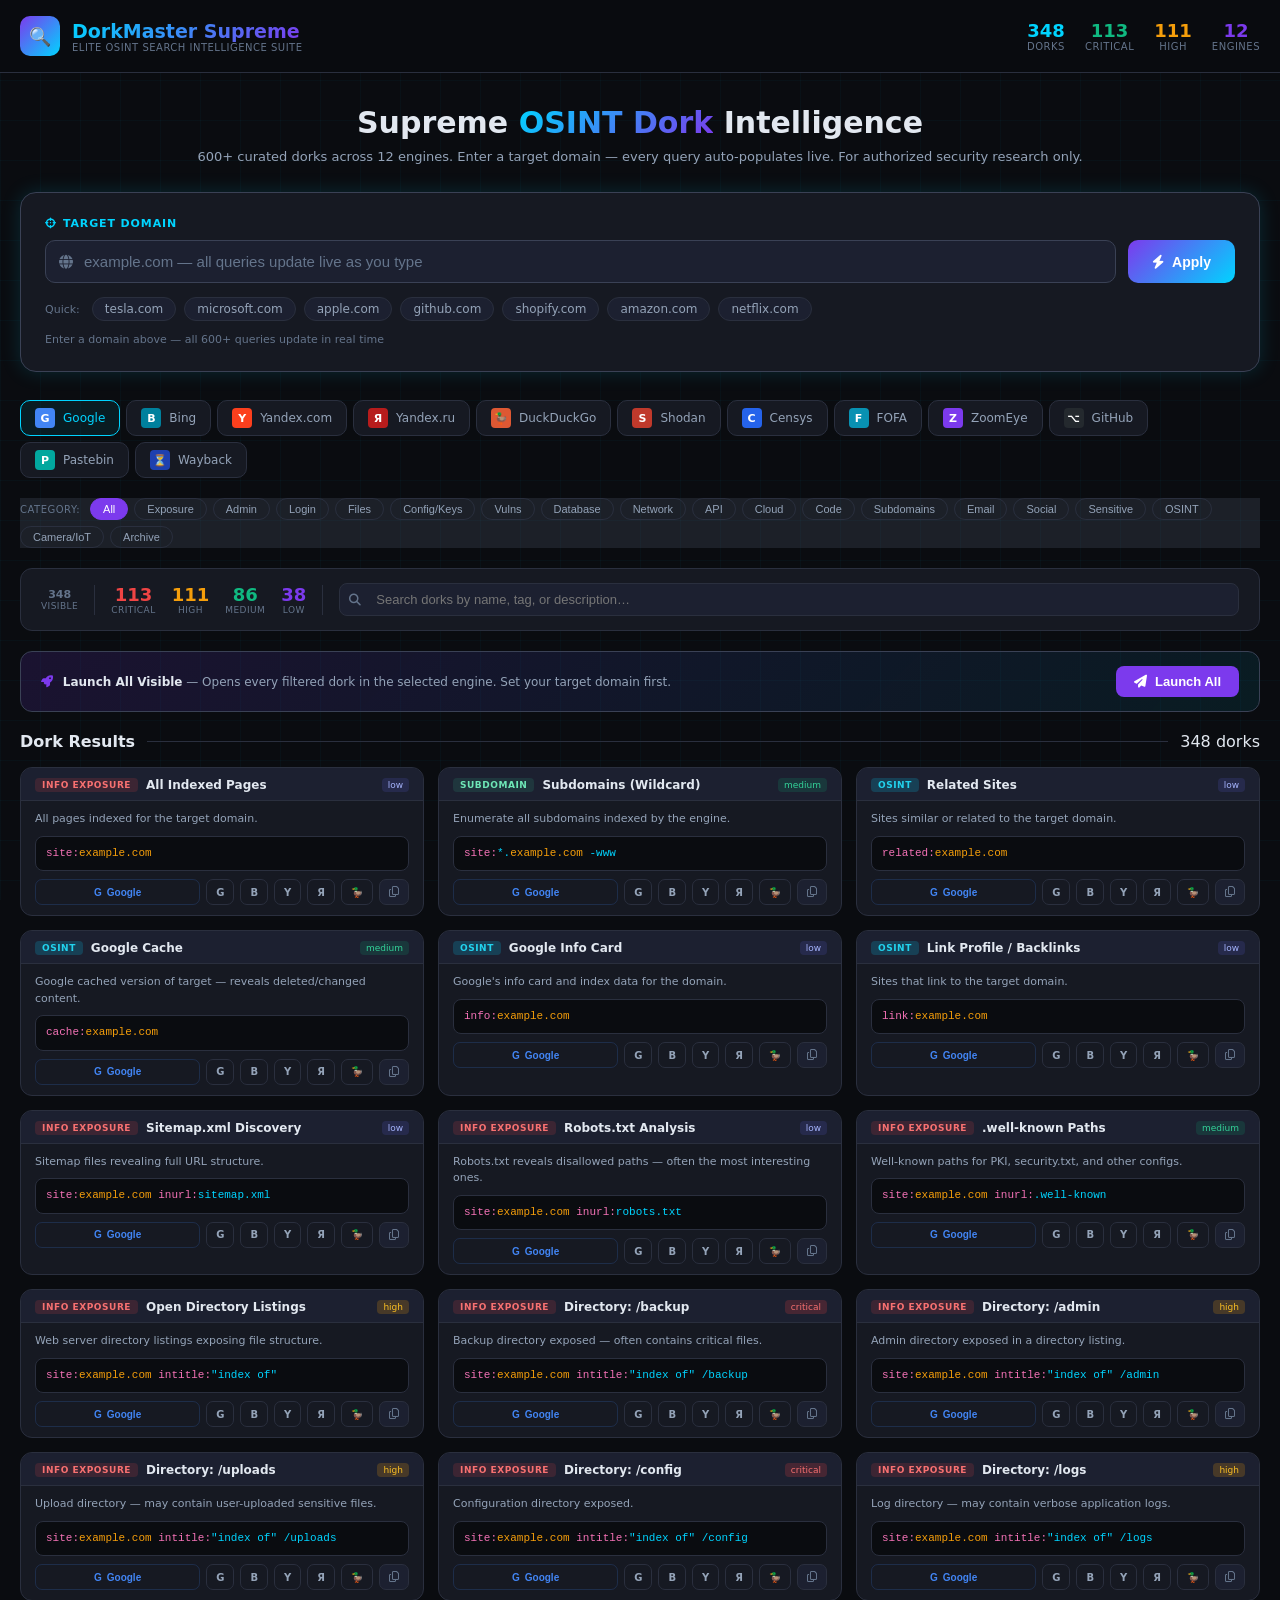
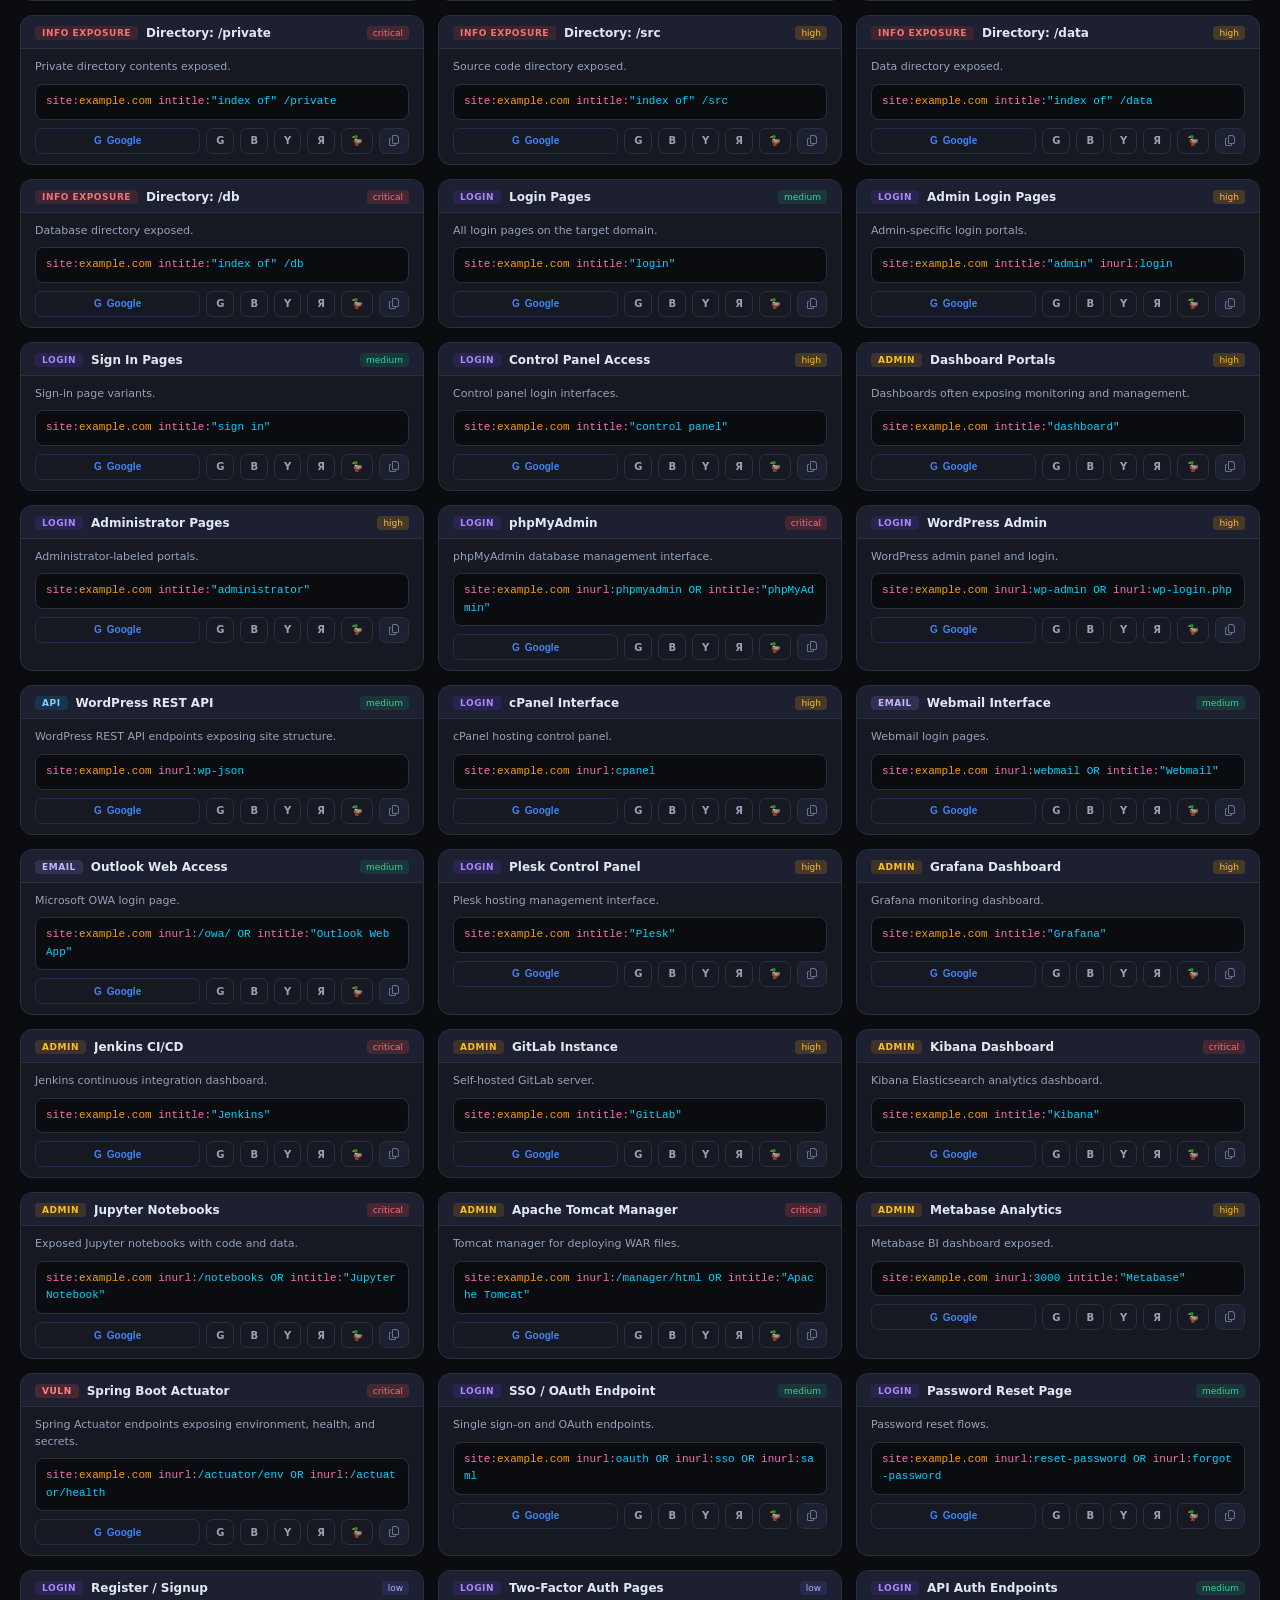
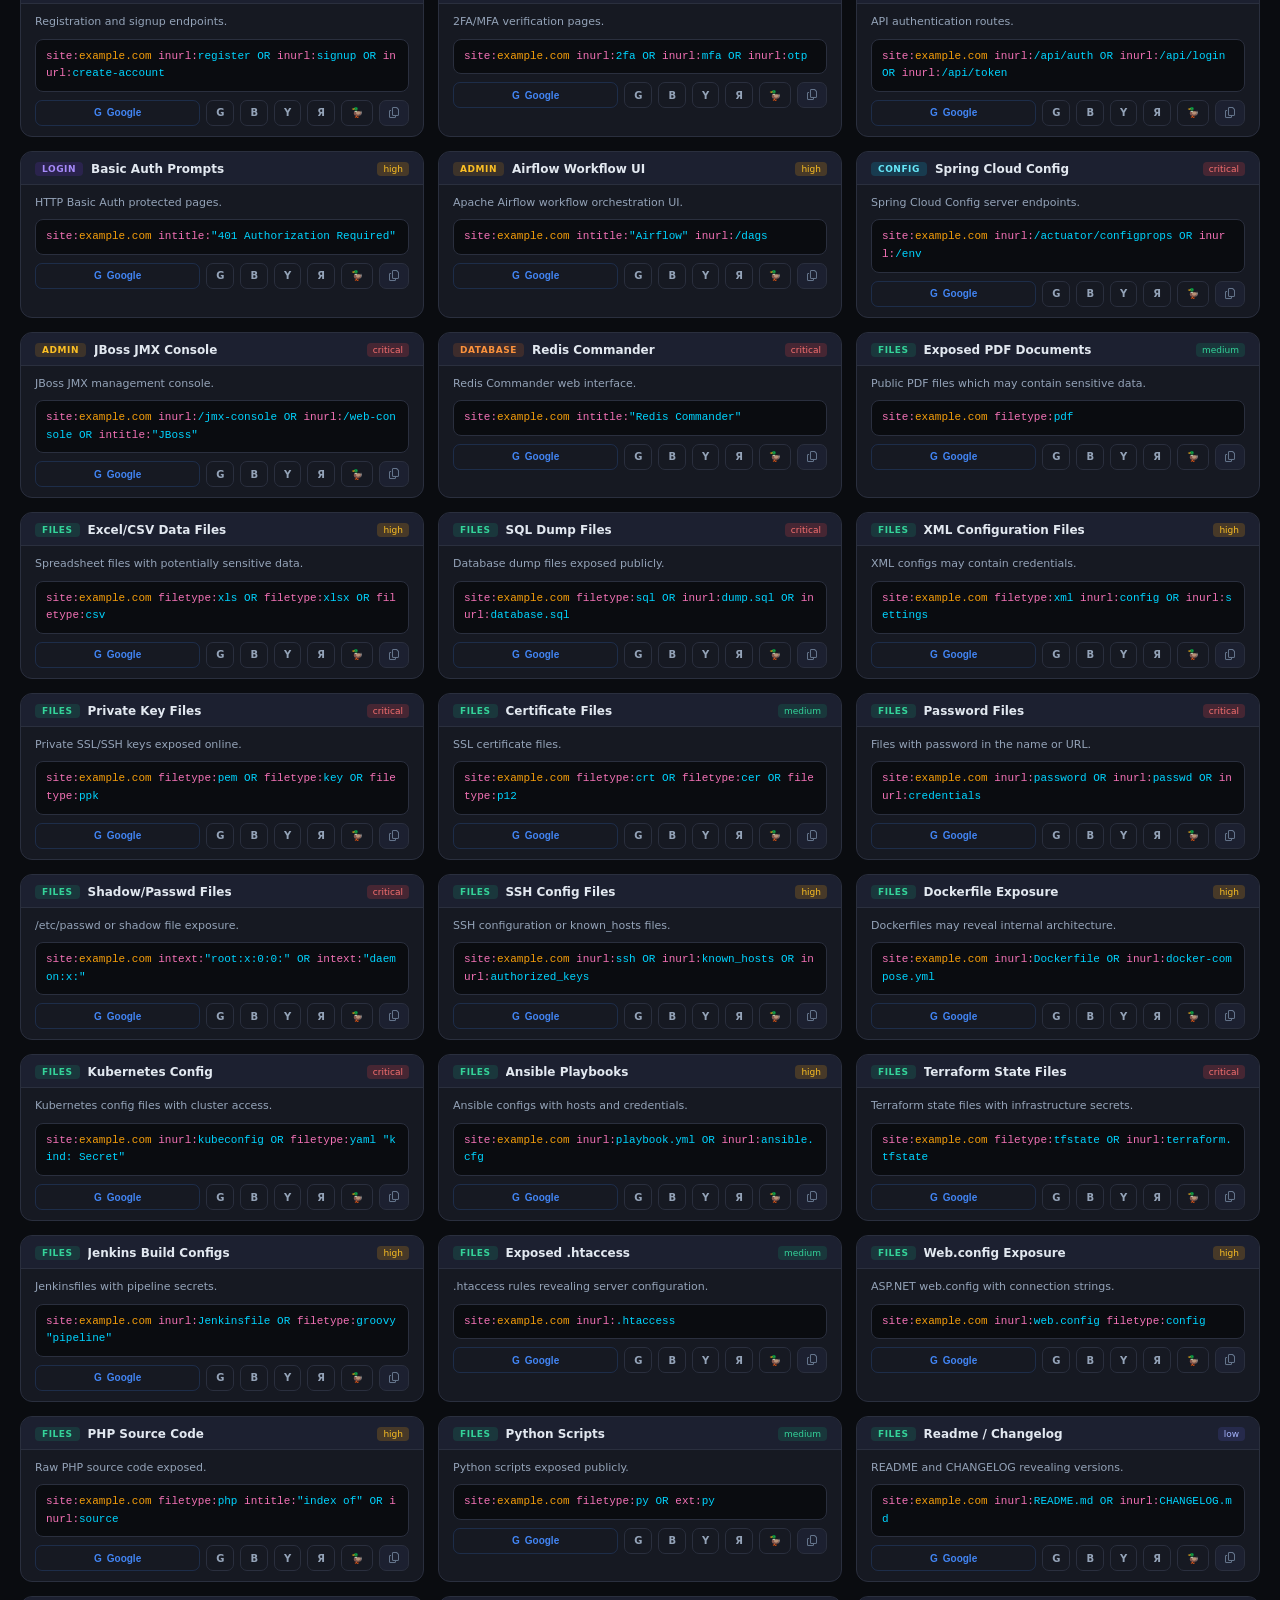
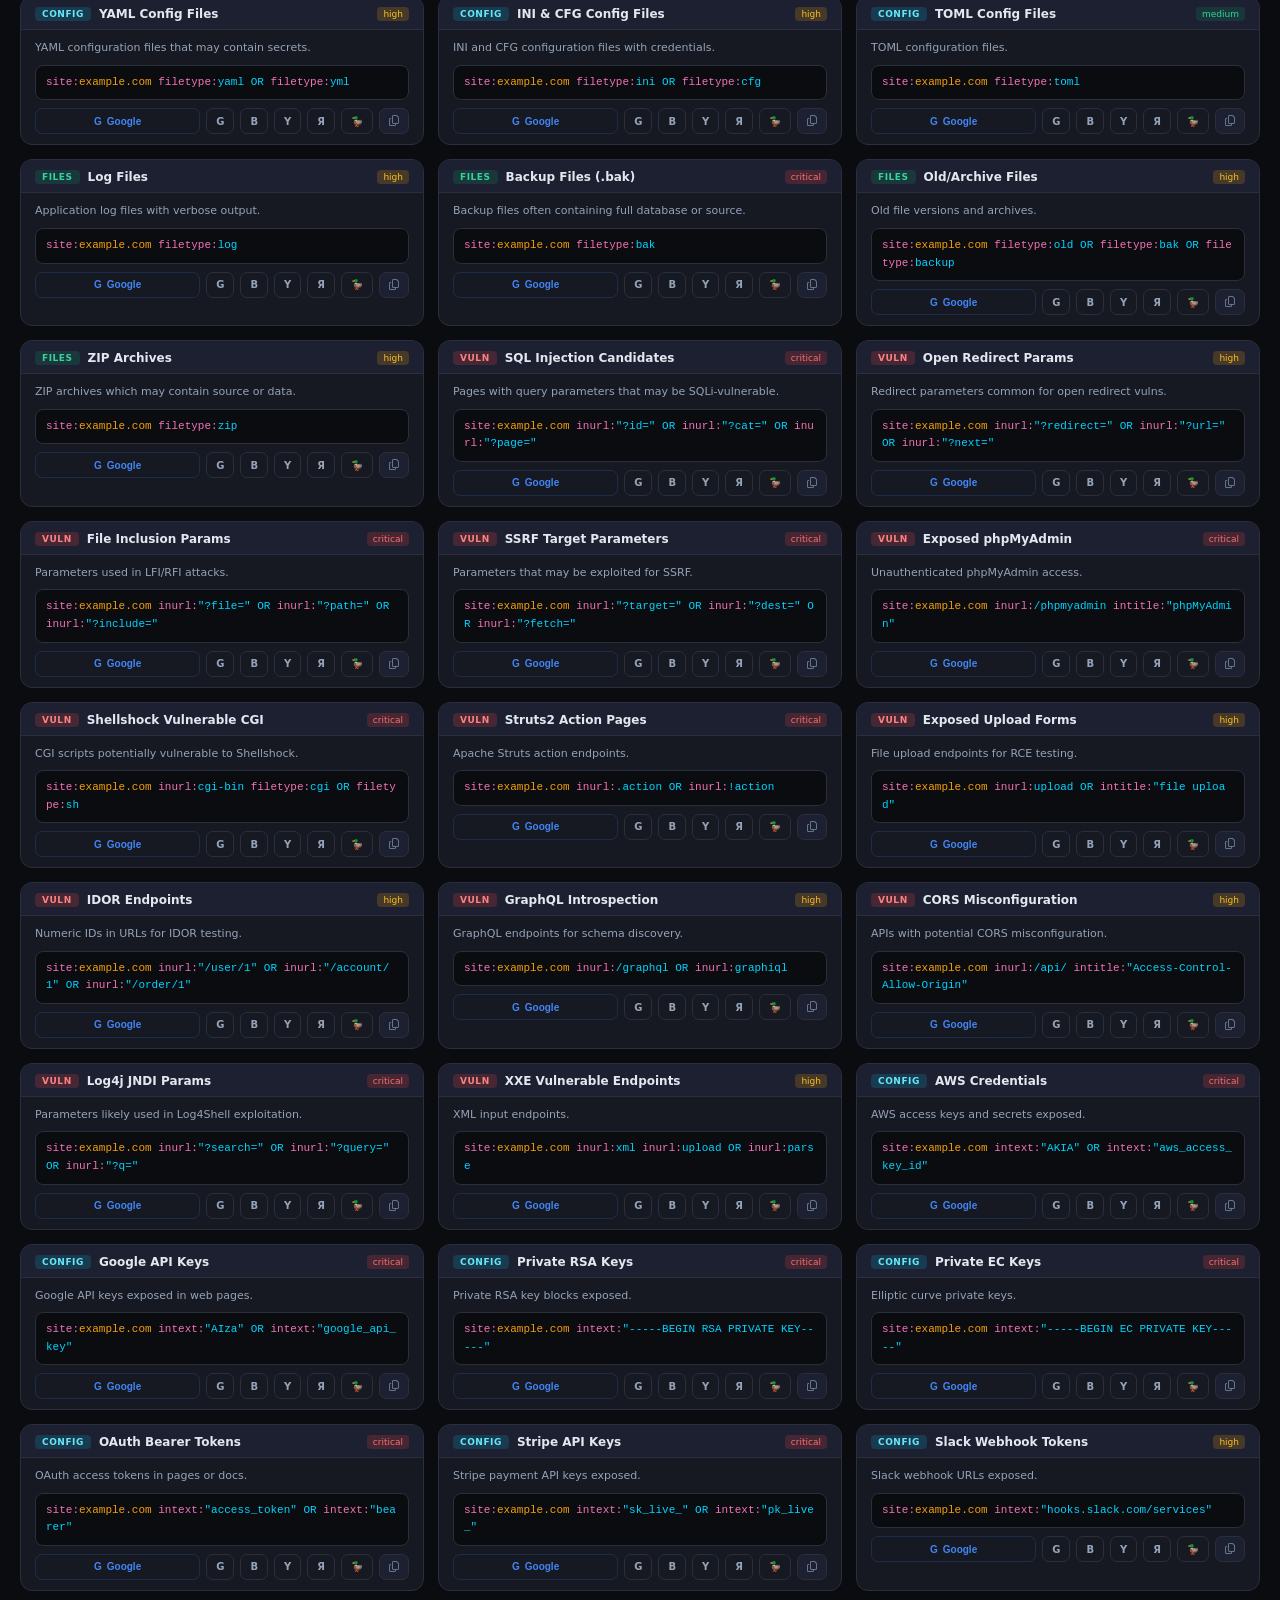
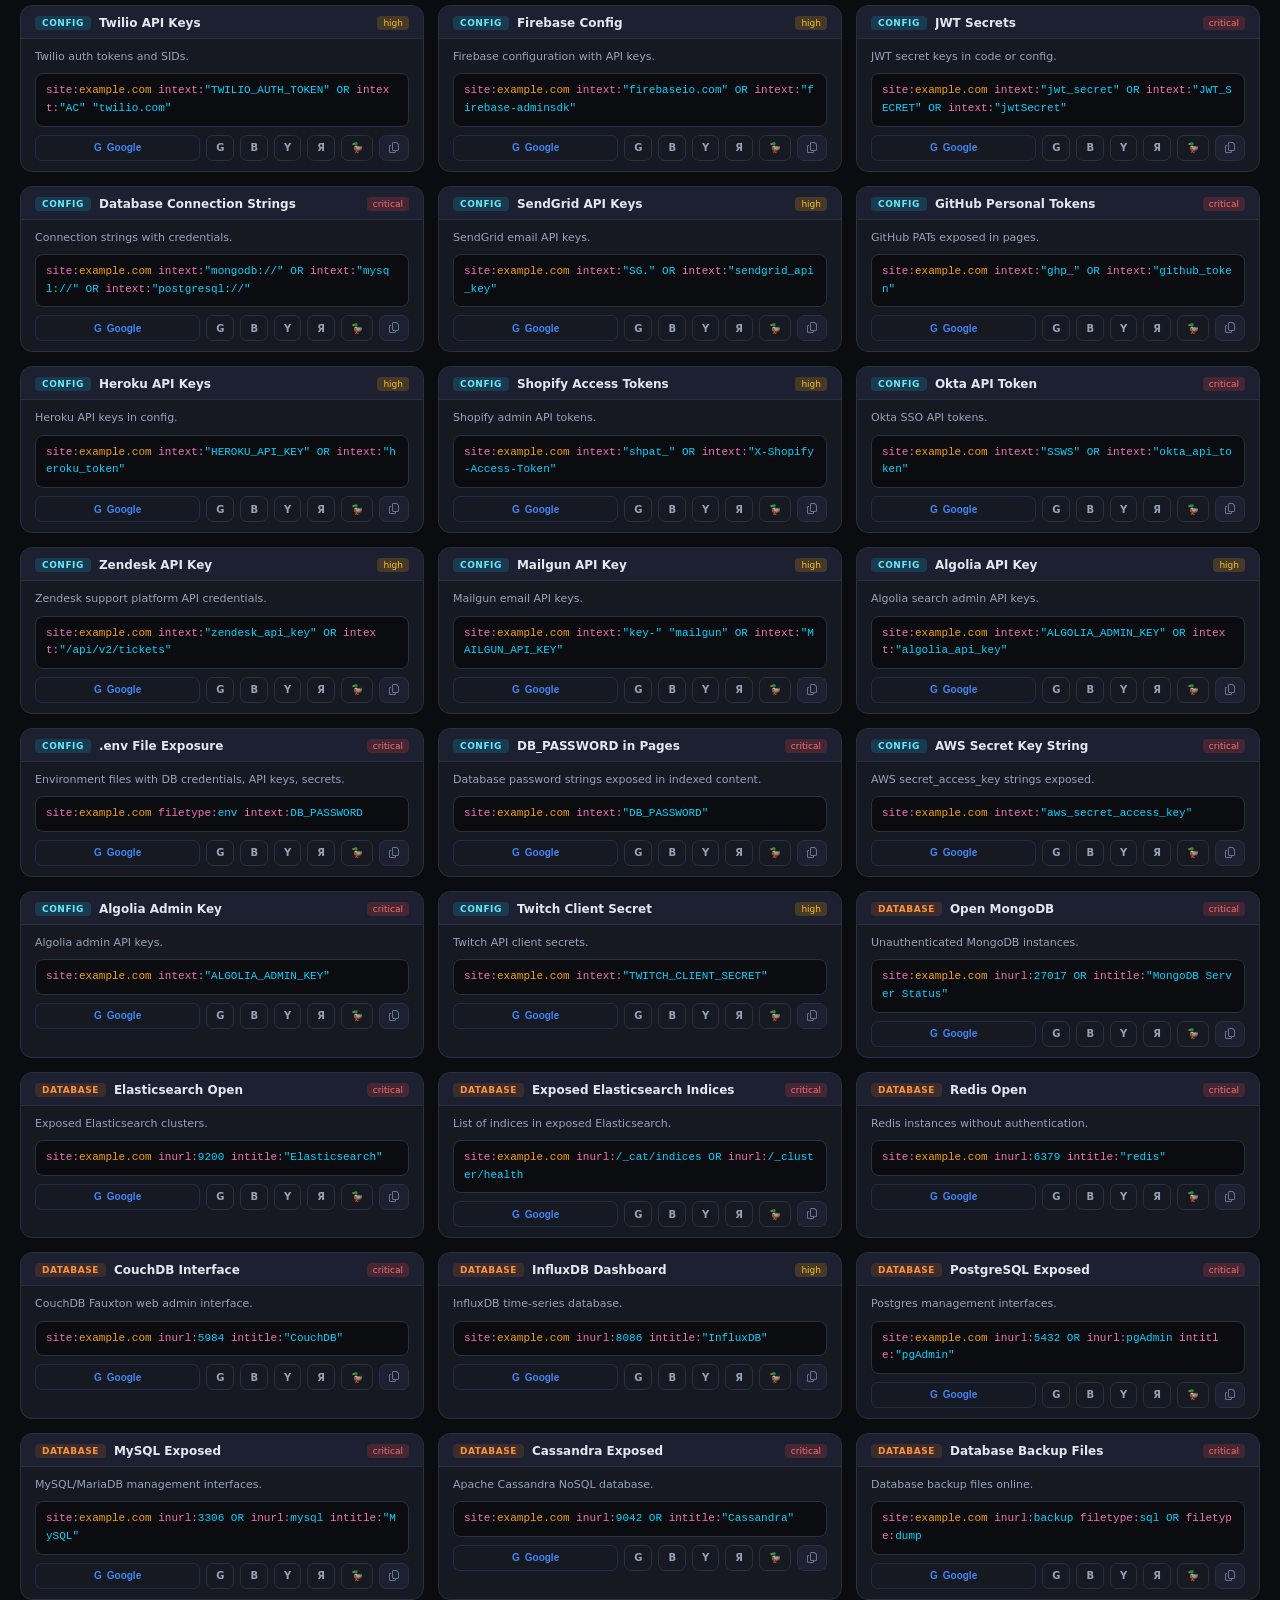
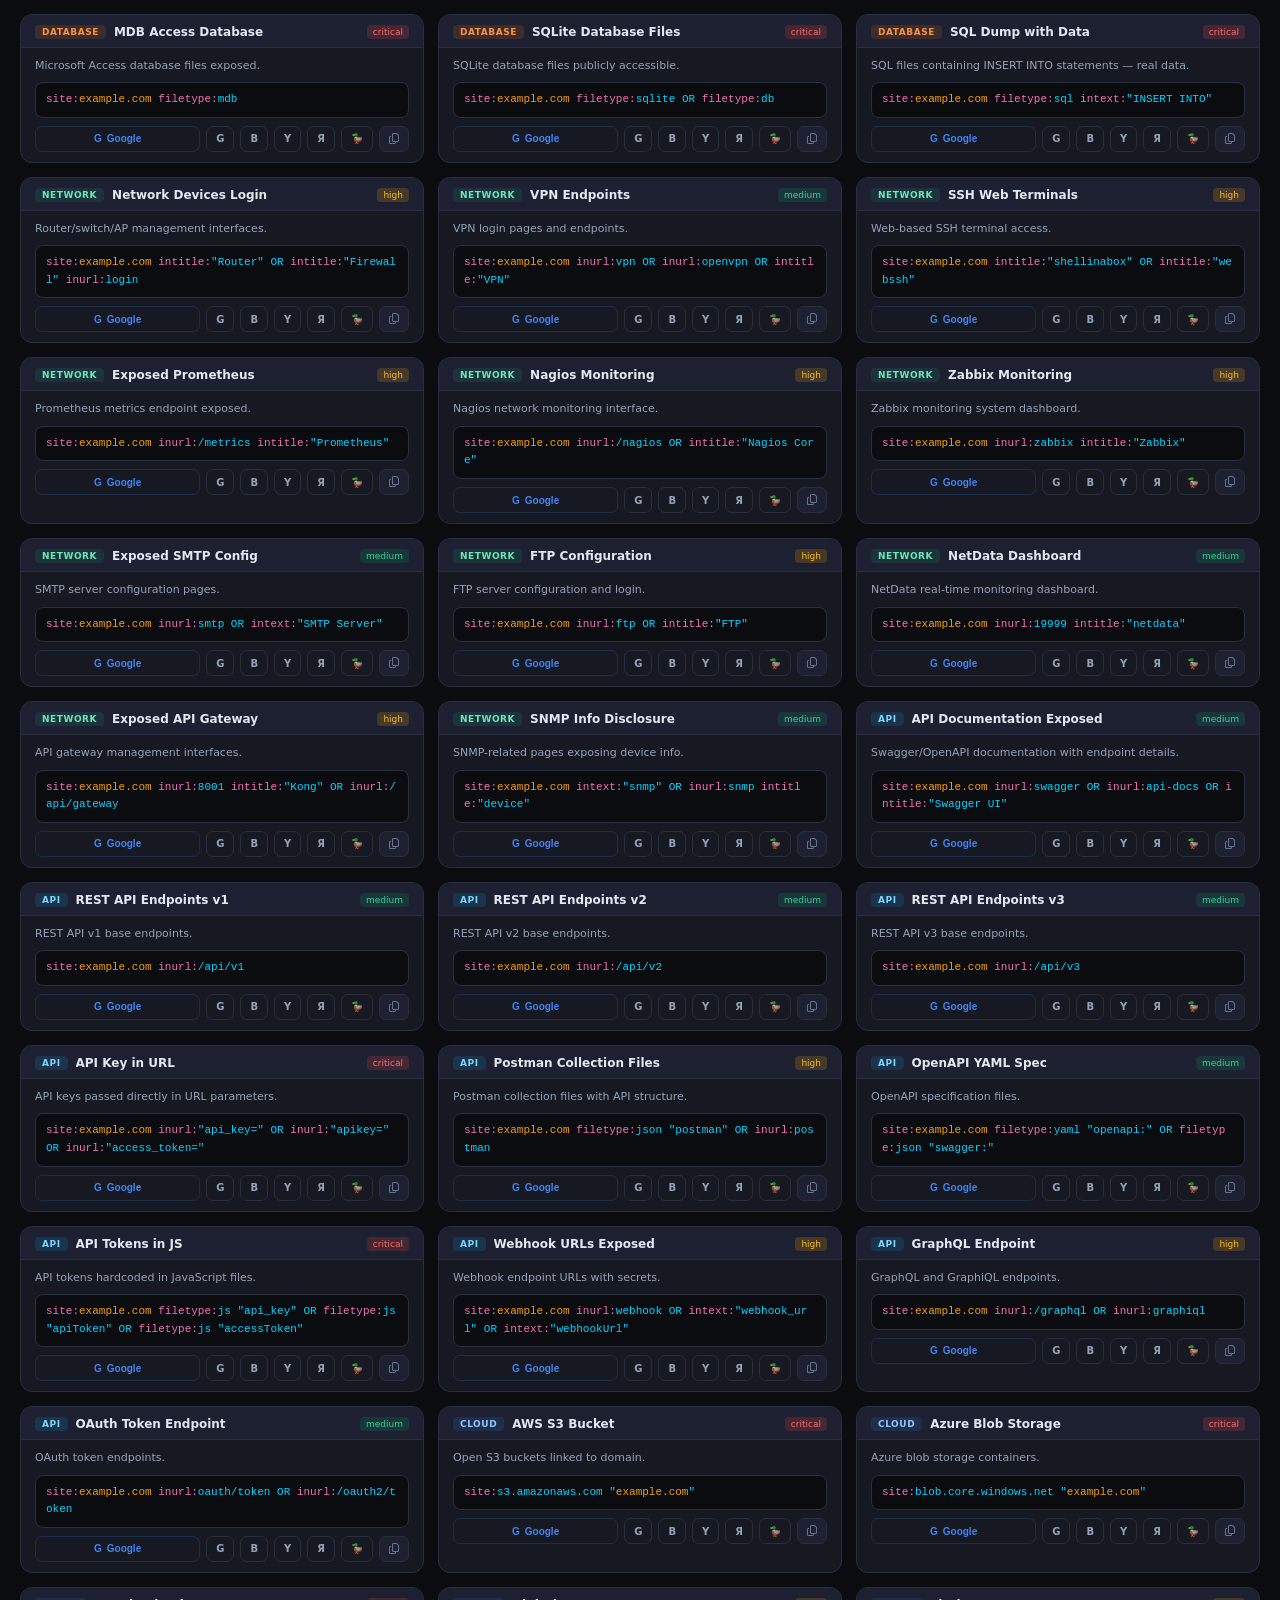
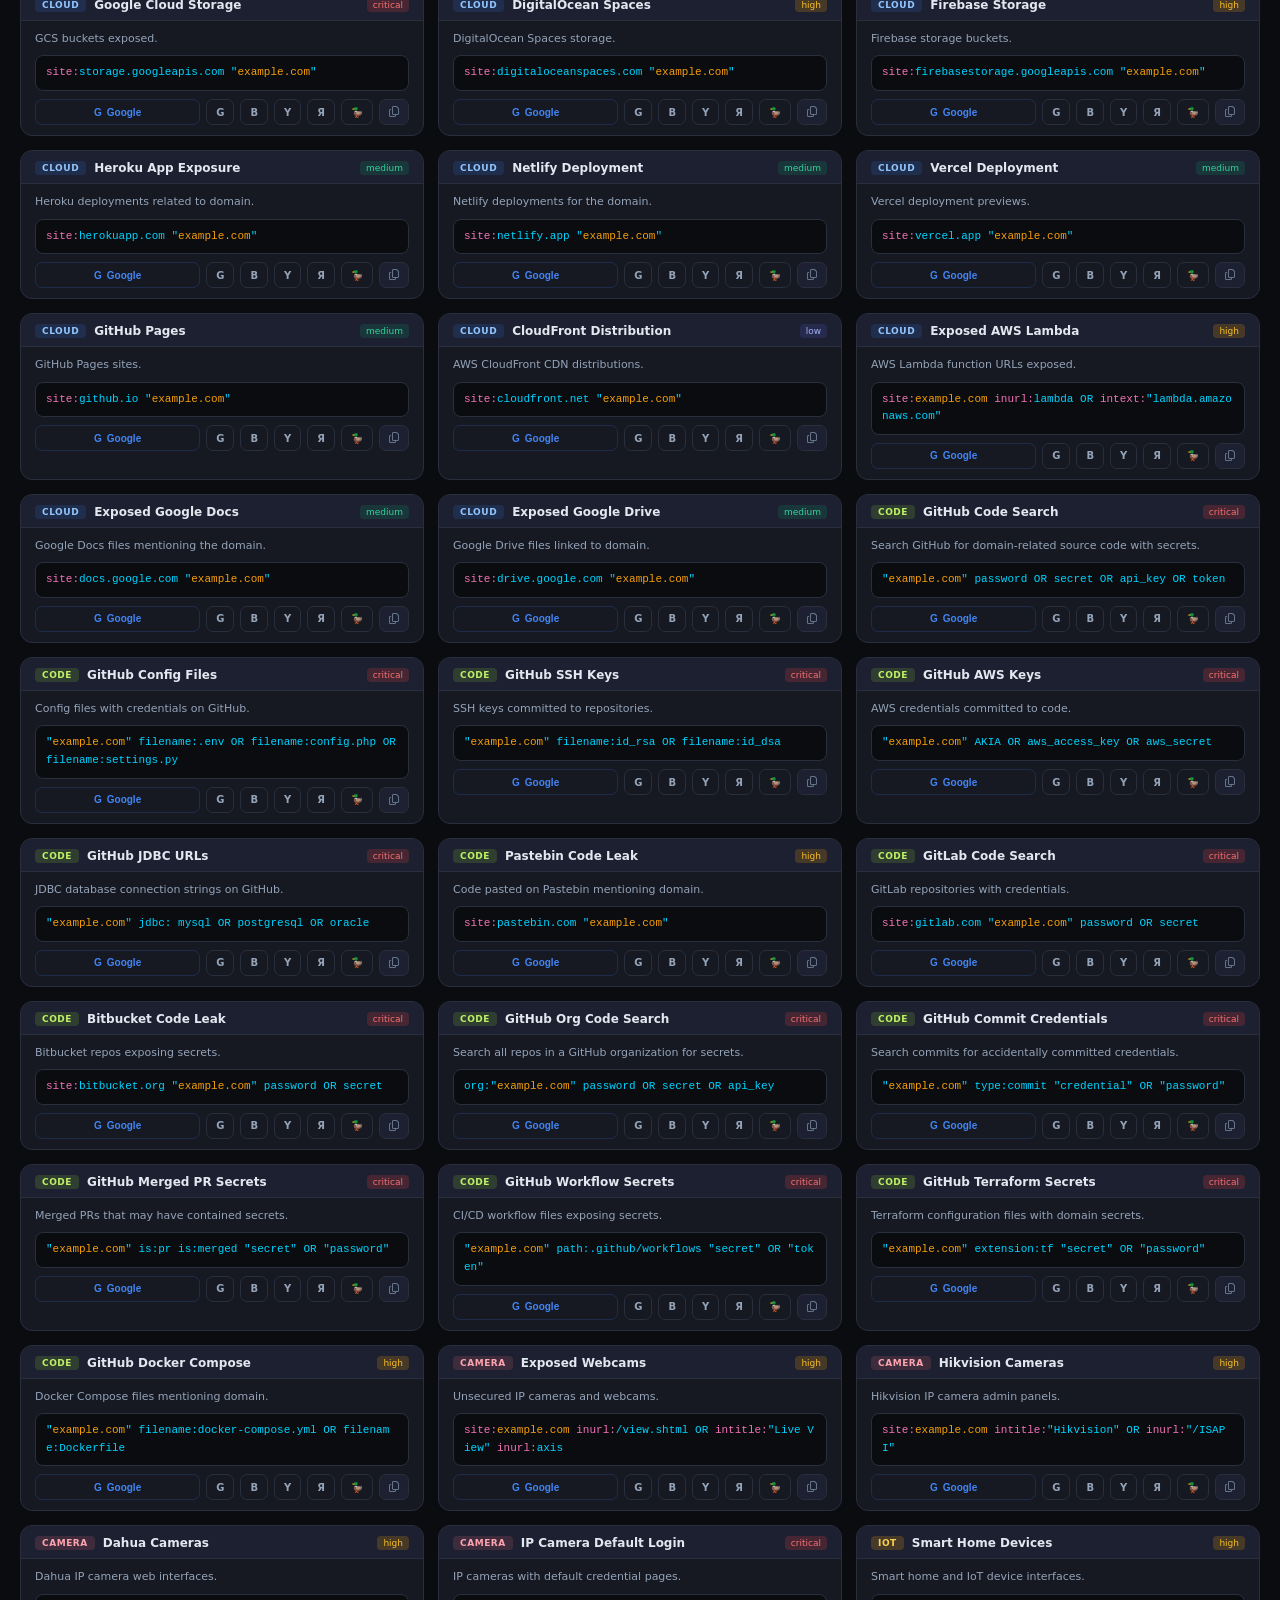
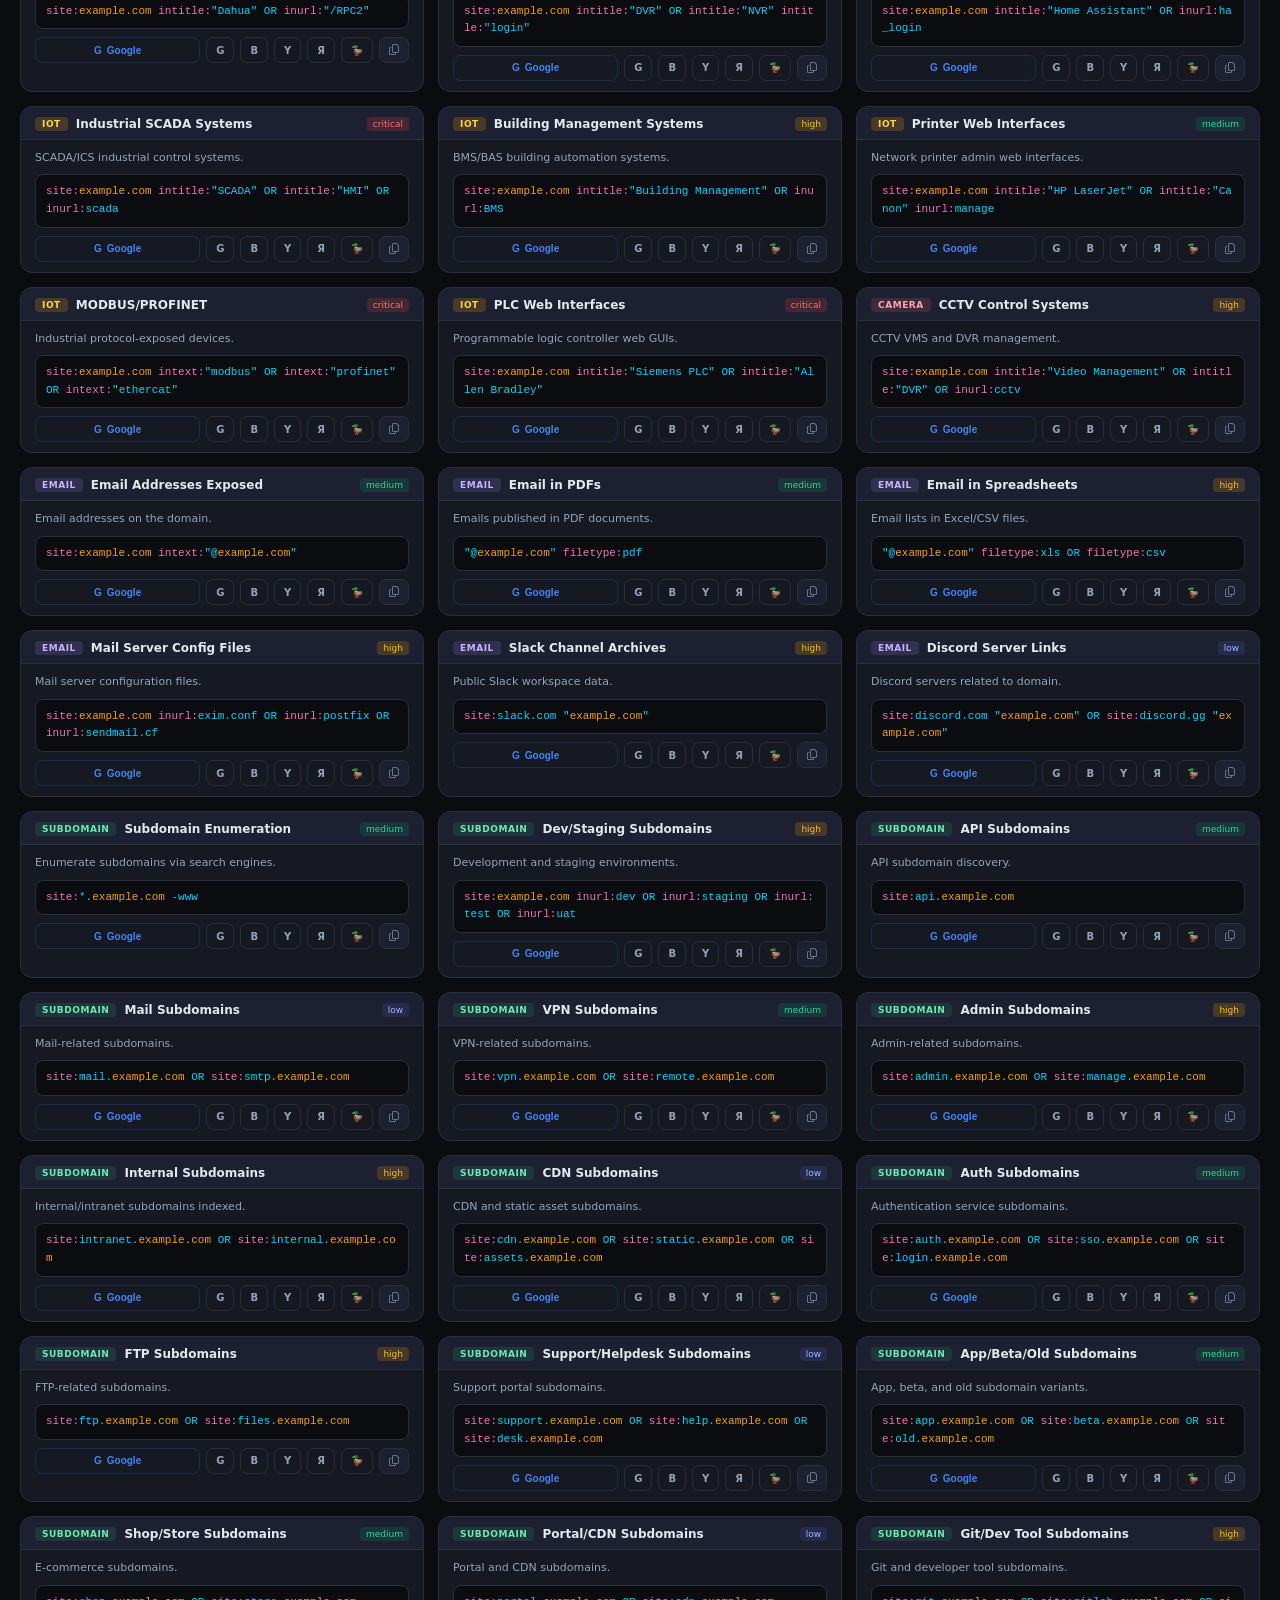
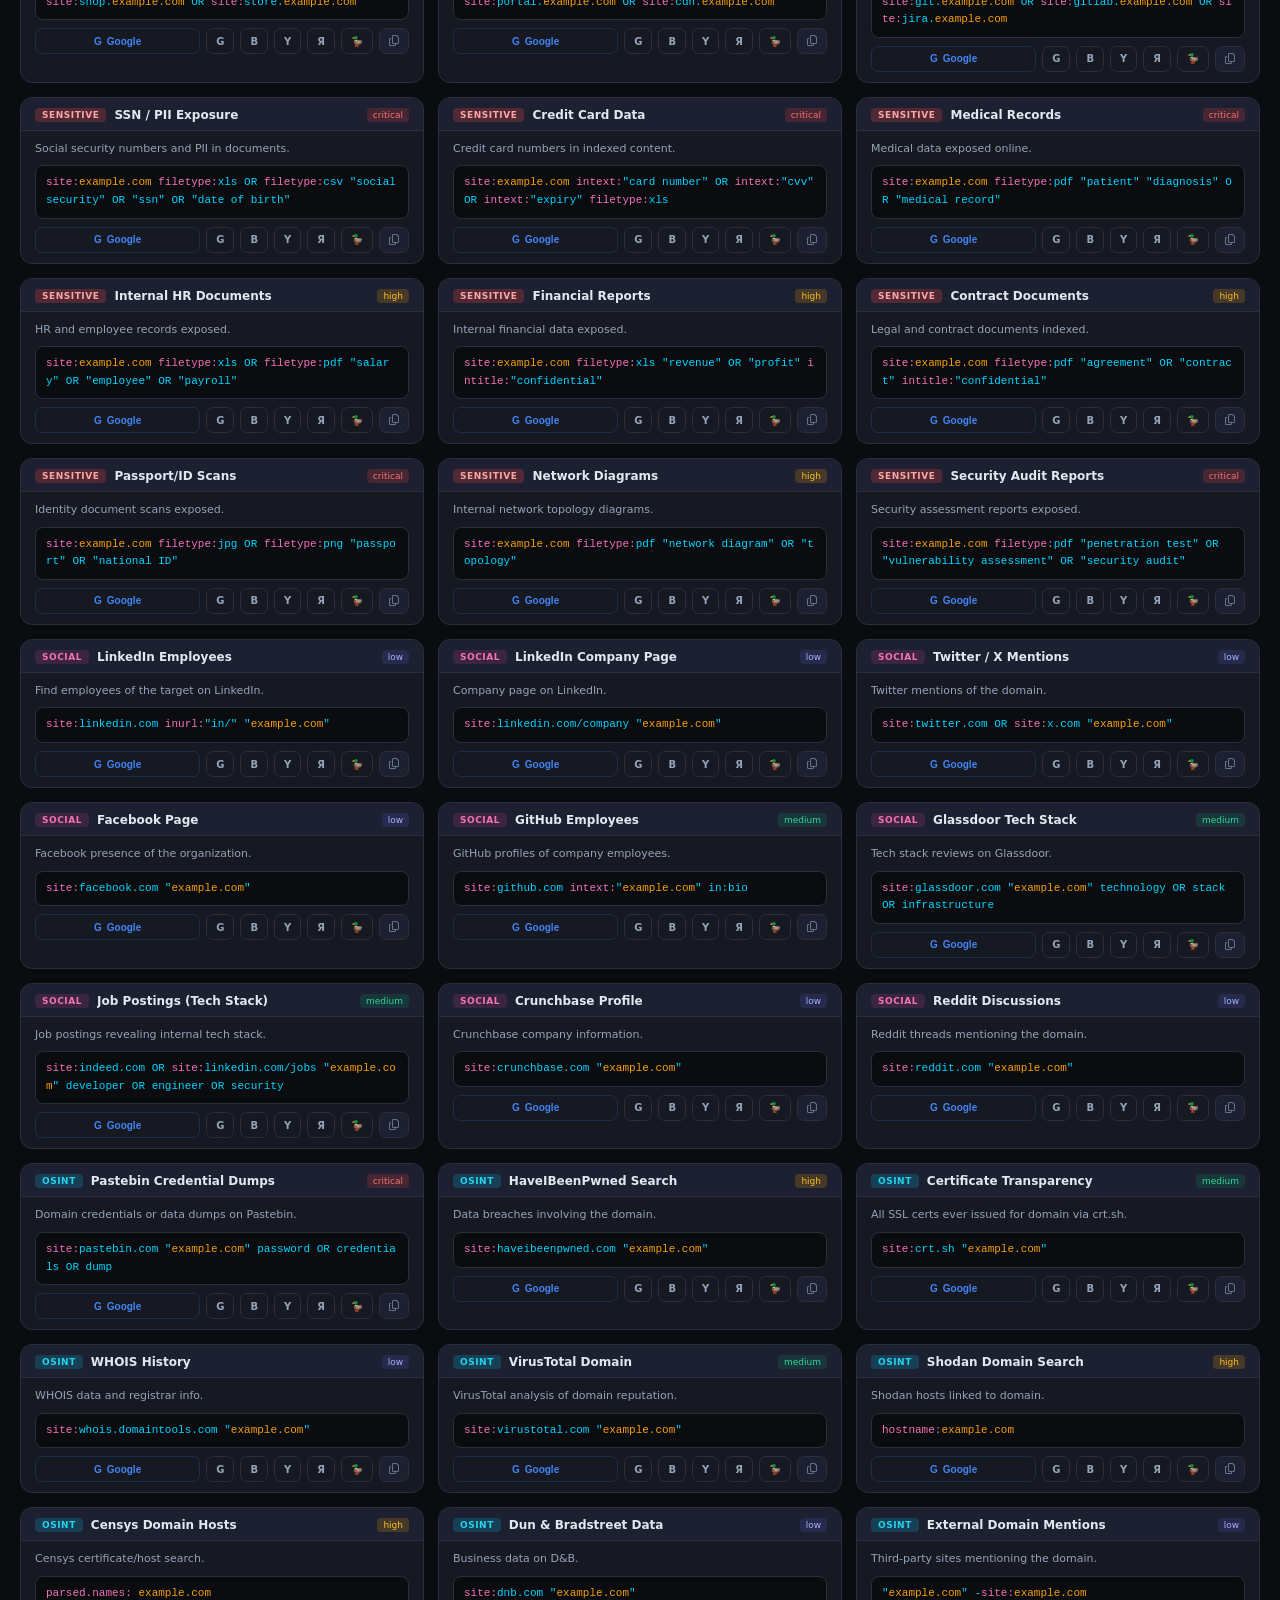
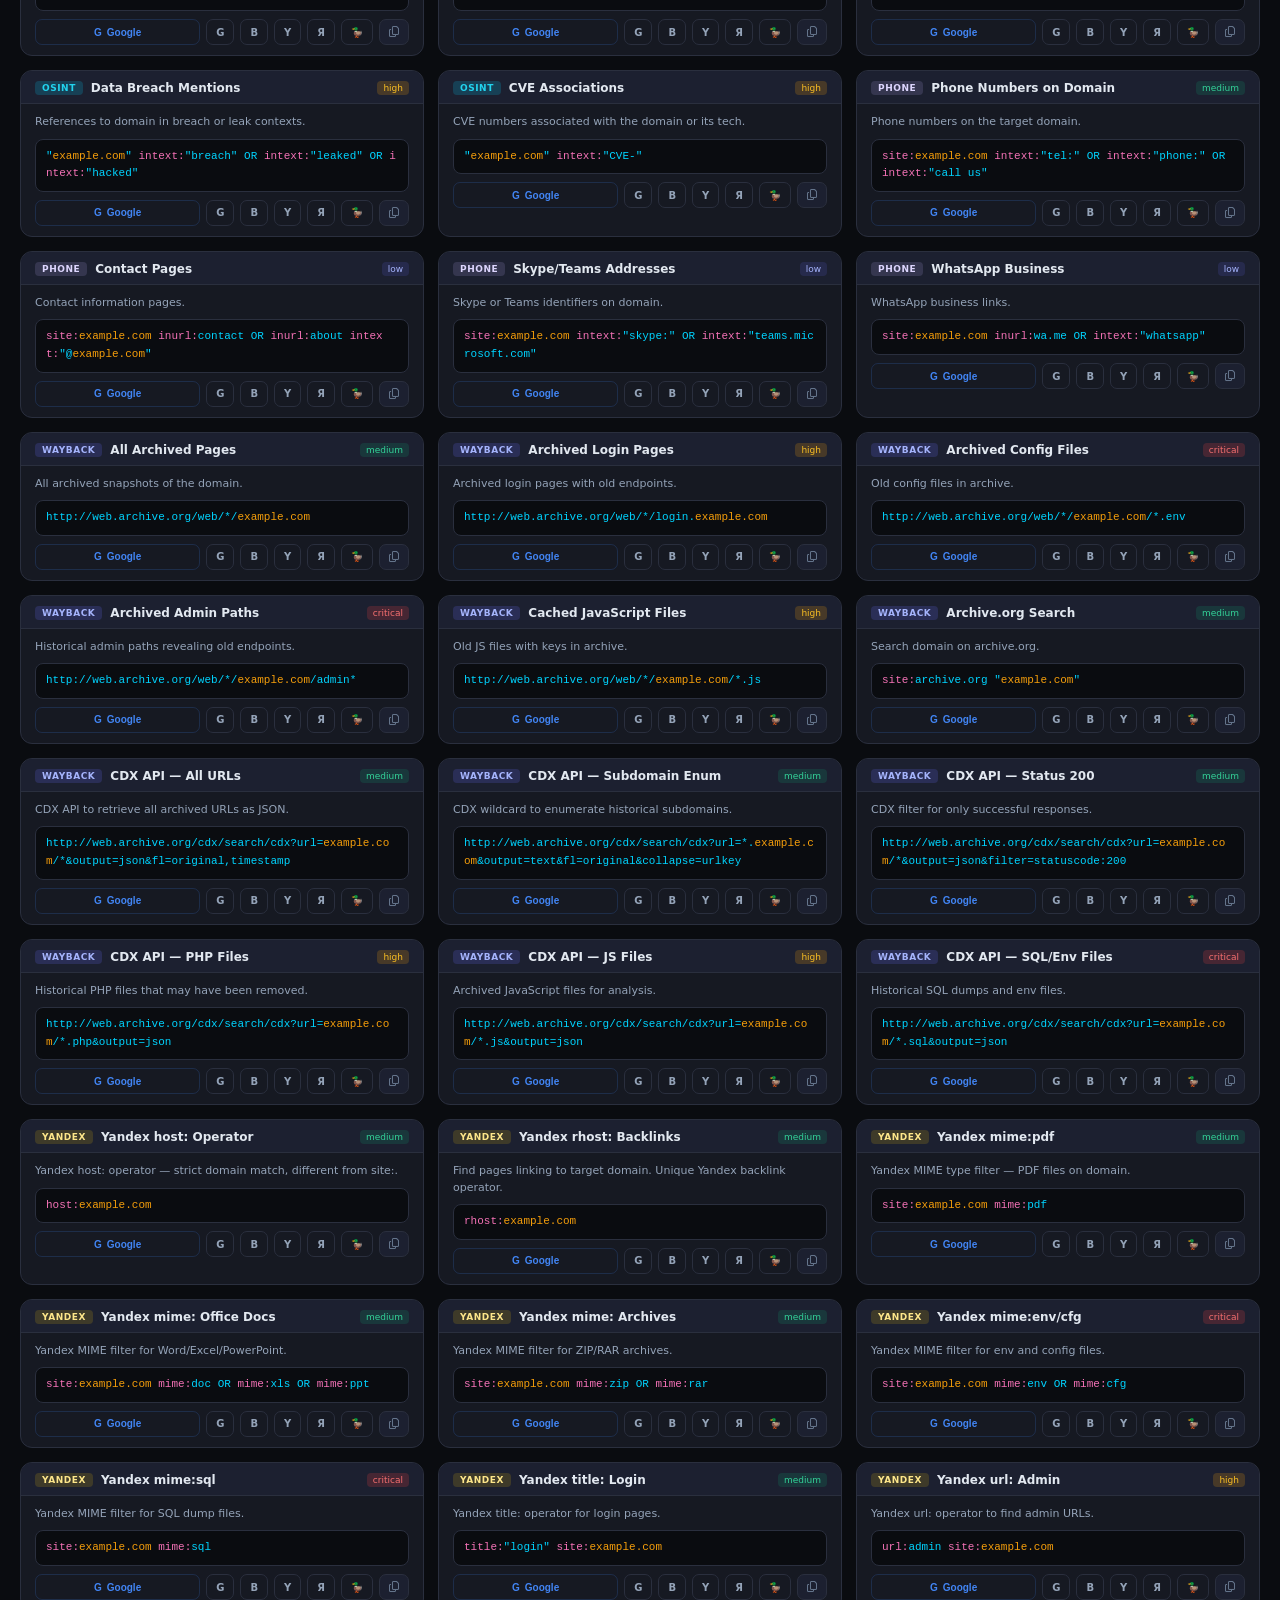
<file: dork/index.html>
<!DOCTYPE html>
<html lang="en">
<head>
<meta charset="UTF-8">
<meta name="viewport" content="width=device-width, initial-scale=1.0">
<title>DorkMaster Supreme — Elite OSINT Search Intelligence</title>
<link rel="stylesheet" href="https://cdnjs.cloudflare.com/ajax/libs/font-awesome/6.5.0/css/all.min.css">
<style>
  :root {
    --bg: #0a0c10; --bg2: #0f1117; --bg3: #161922; --bg4: #1c2030;
    --border: #2a2f3e; --border2: #3a4155;
    --accent: #00d4ff; --accent2: #7c3aed; --accent3: #10b981;
    --accent4: #f59e0b; --accent5: #ef4444;
    --text: #e2e8f0; --text2: #94a3b8; --text3: #64748b;
    --glow: 0 0 20px rgba(0,212,255,0.15); --glow2: 0 0 20px rgba(124,58,237,0.15);
  }
  *{margin:0;padding:0;box-sizing:border-box;}
  body{background:var(--bg);color:var(--text);font-family:'Segoe UI',system-ui,-apple-system,sans-serif;min-height:100vh;overflow-x:hidden;}
  body::before{content:'';position:fixed;inset:0;background-image:linear-gradient(rgba(0,212,255,0.03) 1px,transparent 1px),linear-gradient(90deg,rgba(0,212,255,0.03) 1px,transparent 1px);background-size:40px 40px;pointer-events:none;z-index:0;}
  .container{max-width:1400px;margin:0 auto;padding:0 20px;position:relative;z-index:1;}

  /* HEADER */
  header{padding:16px 20px;border-bottom:1px solid var(--border);background:rgba(10,12,16,0.97);position:sticky;top:0;z-index:100;backdrop-filter:blur(12px);}
  .header-inner{max-width:1400px;margin:0 auto;display:flex;align-items:center;justify-content:space-between;gap:16px;flex-wrap:wrap;}
  .logo{display:flex;align-items:center;gap:12px;}
  .logo-icon{width:40px;height:40px;background:linear-gradient(135deg,var(--accent2),var(--accent));border-radius:10px;display:flex;align-items:center;justify-content:center;font-size:18px;}
  .logo-text h1{font-size:19px;font-weight:700;background:linear-gradient(135deg,var(--accent),var(--accent2));-webkit-background-clip:text;-webkit-text-fill-color:transparent;background-clip:text;}
  .logo-text p{font-size:10px;color:var(--text3);letter-spacing:.05em;text-transform:uppercase;}
  .header-right{display:flex;align-items:center;gap:20px;}
  .header-stats{display:flex;gap:20px;}
  .stat-badge{text-align:center;}
  .stat-badge .num{font-size:18px;font-weight:700;color:var(--accent);}
  .stat-badge .lbl{font-size:10px;color:var(--text3);text-transform:uppercase;letter-spacing:.05em;}
  /* Live domain badge in header */
  .domain-badge{display:none;align-items:center;gap:8px;background:rgba(0,212,255,0.08);border:1px solid rgba(0,212,255,0.25);border-radius:20px;padding:5px 14px;font-size:12px;color:var(--accent);}
  .domain-badge .db-dot{width:6px;height:6px;border-radius:50%;background:var(--accent3);box-shadow:0 0 6px var(--accent3);}
  .domain-badge.show{display:flex;}

  /* HERO */
  .hero{padding:32px 0 24px;}
  .hero-title{text-align:center;margin-bottom:28px;}
  .hero-title h2{font-size:30px;font-weight:800;line-height:1.2;margin-bottom:8px;}
  .hero-title h2 span{background:linear-gradient(135deg,var(--accent),var(--accent2));-webkit-background-clip:text;-webkit-text-fill-color:transparent;background-clip:text;}
  .hero-title p{color:var(--text2);font-size:13px;}

  /* TARGET CARD */
  .target-card{background:var(--bg3);border:1px solid var(--border2);border-radius:16px;padding:24px;margin-bottom:28px;box-shadow:var(--glow);}
  .target-label{font-size:11px;text-transform:uppercase;letter-spacing:.08em;color:var(--accent);font-weight:600;margin-bottom:10px;display:flex;align-items:center;gap:6px;}
  .target-row{display:flex;gap:12px;flex-wrap:wrap;}
  .target-input-wrap{flex:1;min-width:260px;position:relative;}
  .target-input-wrap i{position:absolute;left:14px;top:50%;transform:translateY(-50%);color:var(--text3);font-size:14px;}
  #targetDomain{width:100%;background:var(--bg4);border:1px solid var(--border2);border-radius:10px;padding:12px 14px 12px 38px;color:var(--text);font-size:15px;outline:none;transition:border-color .2s,box-shadow .2s;}
  #targetDomain:focus{border-color:var(--accent);box-shadow:0 0 0 3px rgba(0,212,255,.1);}
  #targetDomain::placeholder{color:var(--text3);}
  .btn-apply{background:linear-gradient(135deg,var(--accent2),var(--accent));border:none;border-radius:10px;padding:12px 24px;color:#fff;font-size:14px;font-weight:600;cursor:pointer;transition:opacity .2s,transform .1s;white-space:nowrap;display:flex;align-items:center;gap:8px;}
  .btn-apply:hover{opacity:.9;}
  .btn-apply:active{transform:scale(.98);}
  .quick-targets{display:flex;gap:8px;flex-wrap:wrap;margin-top:14px;align-items:center;}
  .quick-tag{background:var(--bg4);border:1px solid var(--border);border-radius:20px;padding:4px 12px;font-size:12px;color:var(--text2);cursor:pointer;transition:all .15s;}
  .quick-tag:hover{border-color:var(--accent);color:var(--accent);}
  .target-status{margin-top:10px;font-size:11px;color:var(--text3);display:flex;align-items:center;gap:6px;min-height:16px;}
  .target-status.live{color:var(--accent3);}

  /* ENGINE TABS */
  .engine-tabs{display:flex;gap:6px;flex-wrap:wrap;margin-bottom:20px;}
  .engine-tab{display:flex;align-items:center;gap:8px;background:var(--bg3);border:1px solid var(--border);border-radius:10px;padding:7px 14px;cursor:pointer;transition:all .2s;font-size:12px;color:var(--text2);}
  .engine-tab:hover{border-color:var(--border2);color:var(--text);}
  .engine-tab.active{border-color:var(--accent);color:var(--accent);background:rgba(0,212,255,.08);}
  .engine-tab .etab-icon{width:20px;height:20px;border-radius:4px;display:flex;align-items:center;justify-content:center;font-size:11px;font-weight:700;flex-shrink:0;}
  .e-google .etab-icon{background:#4285f4;color:#fff;}
  .e-bing .etab-icon{background:#00809d;color:#fff;}
  .e-yandex .etab-icon{background:#fc3f1d;color:#fff;}
  .e-yandexru .etab-icon{background:#b71c1c;color:#fff;}
  .e-duckduckgo .etab-icon{background:#de5833;color:#fff;}
  .e-shodan .etab-icon{background:#c0392b;color:#fff;}
  .e-censys .etab-icon{background:#2563eb;color:#fff;}
  .e-fofa .etab-icon{background:#0891b2;color:#fff;}
  .e-zoomeye .etab-icon{background:#7c3aed;color:#fff;}
  .e-github .etab-icon{background:#24292e;color:#fff;}
  .e-pastebin .etab-icon{background:#02a79e;color:#fff;}
  .e-wayback .etab-icon{background:#1e40af;color:#fff;}

  /* CAT FILTER */
  .cat-filter{display:flex;gap:6px;flex-wrap:wrap;margin-bottom:20px;align-items:center;}
  .cat-filter-label{font-size:10px;color:var(--text3);text-transform:uppercase;letter-spacing:.05em;margin-right:4px;white-space:nowrap;}
  .cat-btn{padding:4px 12px;border-radius:20px;font-size:11px;cursor:pointer;transition:all .15s;border:1px solid var(--border);background:transparent;color:var(--text2);}
  .cat-btn:hover{border-color:var(--border2);color:var(--text);}
  .cat-btn.active{background:var(--accent2);border-color:var(--accent2);color:#fff;}

  /* STATS BAR */
  .stats-bar{display:flex;gap:16px;flex-wrap:wrap;background:var(--bg3);border:1px solid var(--border);border-radius:12px;padding:14px 20px;margin-bottom:20px;align-items:center;}
  .stats-bar-item{display:flex;flex-direction:column;align-items:center;}
  .stats-bar-item .n{font-size:18px;font-weight:700;}
  .stats-bar-item .l{font-size:9px;color:var(--text3);text-transform:uppercase;letter-spacing:.05em;}
  .n-blue{color:var(--accent);} .n-purple{color:var(--accent2);} .n-green{color:var(--accent3);}
  .n-amber{color:var(--accent4);} .n-red{color:var(--accent5);}
  .stats-bar-div{width:1px;height:30px;background:var(--border);}
  .stats-bar-search{flex:1;}
  #dorkSearch{width:100%;background:var(--bg4);border:1px solid var(--border);border-radius:8px;padding:8px 12px 8px 36px;color:var(--text);font-size:13px;outline:none;}
  #dorkSearch:focus{border-color:var(--accent);}
  .search-wrap{position:relative;}
  .search-wrap i{position:absolute;left:10px;top:50%;transform:translateY(-50%);color:var(--text3);font-size:12px;}

  /* LAUNCH ALL BAR */
  .launch-all-bar{background:linear-gradient(135deg,rgba(124,58,237,.15),rgba(0,212,255,.08));border:1px solid var(--border2);border-radius:12px;padding:14px 20px;display:flex;align-items:center;gap:16px;flex-wrap:wrap;margin-bottom:20px;}
  .launch-all-bar p{font-size:12px;color:var(--text2);flex:1;}
  .btn-launch-all{background:var(--accent2);border:none;border-radius:8px;padding:8px 18px;color:#fff;font-size:13px;font-weight:600;cursor:pointer;transition:opacity .2s;display:flex;align-items:center;gap:8px;}
  .btn-launch-all:hover{opacity:.85;}

  /* DORK GRID */
  .dork-grid{display:grid;grid-template-columns:repeat(auto-fill,minmax(340px,1fr));gap:14px;margin-bottom:40px;}
  .dork-card{background:var(--bg3);border:1px solid var(--border);border-radius:12px;overflow:hidden;transition:border-color .2s,transform .15s,box-shadow .2s;display:flex;flex-direction:column;}
  .dork-card:hover{border-color:var(--border2);transform:translateY(-2px);box-shadow:0 8px 24px rgba(0,0,0,.3);}
  .dork-card-header{padding:10px 14px 8px;display:flex;align-items:center;gap:8px;border-bottom:1px solid var(--border);background:var(--bg4);}
  .dork-cat-badge{font-size:9px;font-weight:700;text-transform:uppercase;letter-spacing:.06em;padding:2px 7px;border-radius:4px;flex-shrink:0;}
  .cat-info-exposure{background:rgba(239,68,68,.15);color:#f87171;}
  .cat-admin{background:rgba(245,158,11,.15);color:#fbbf24;}
  .cat-files{background:rgba(16,185,129,.15);color:#34d399;}
  .cat-login{background:rgba(124,58,237,.15);color:#a78bfa;}
  .cat-vuln{background:rgba(239,68,68,.2);color:#fc8181;}
  .cat-config{background:rgba(0,212,255,.15);color:#67e8f9;}
  .cat-database{background:rgba(249,115,22,.15);color:#fb923c;}
  .cat-network{background:rgba(16,185,129,.12);color:#6ee7b7;}
  .cat-social{background:rgba(236,72,153,.15);color:#f472b6;}
  .cat-iot{background:rgba(245,158,11,.2);color:#fcd34d;}
  .cat-cloud{background:rgba(59,130,246,.15);color:#93c5fd;}
  .cat-email{background:rgba(167,139,250,.15);color:#c4b5fd;}
  .cat-subdomain{background:rgba(52,211,153,.12);color:#6ee7b7;}
  .cat-sensitive{background:rgba(239,68,68,.25);color:#fca5a5;}
  .cat-api{background:rgba(14,165,233,.15);color:#7dd3fc;}
  .cat-code{background:rgba(163,230,53,.15);color:#bef264;}
  .cat-camera{background:rgba(251,113,133,.15);color:#fda4af;}
  .cat-phone{background:rgba(196,181,253,.15);color:#ddd6fe;}
  .cat-osint{background:rgba(0,212,255,.18);color:#22d3ee;}
  .cat-wayback{background:rgba(99,102,241,.2);color:#a5b4fc;}
  .cat-filter{background:rgba(100,116,139,.2);color:#cbd5e1;}
  .cat-yandex{background:rgba(255,204,0,.15);color:#fde68a;}
  .cat-bing{background:rgba(0,188,212,.15);color:#67e8f9;}
  .cat-ddg{background:rgba(222,88,51,.15);color:#fca5a5;}
  .cat-fofa{background:rgba(8,145,178,.2);color:#7dd3fc;}
  .cat-grep{background:rgba(72,201,232,.15);color:#a5f3fc;}
  .dork-name{font-size:12px;font-weight:600;color:var(--text);flex:1;white-space:nowrap;overflow:hidden;text-overflow:ellipsis;}
  .dork-risk{font-size:9px;padding:2px 6px;border-radius:4px;white-space:nowrap;flex-shrink:0;}
  .risk-critical{background:rgba(239,68,68,.2);color:#f87171;}
  .risk-high{background:rgba(245,158,11,.2);color:#fbbf24;}
  .risk-medium{background:rgba(16,185,129,.15);color:#34d399;}
  .risk-low{background:rgba(99,102,241,.15);color:#a5b4fc;}
  .dork-body{padding:10px 14px;flex:1;display:flex;flex-direction:column;gap:8px;}
  .dork-desc{font-size:11px;color:var(--text2);line-height:1.5;}
  .dork-query-box{background:var(--bg);border:1px solid var(--border);border-radius:8px;padding:8px 10px;font-family:'Courier New',monospace;font-size:11px;color:var(--accent);word-break:break-all;line-height:1.6;max-height:78px;overflow-y:auto;cursor:pointer;transition:border-color .15s;}
  .dork-query-box:hover{border-color:var(--border2);}
  .dork-query-box::-webkit-scrollbar{width:3px;}
  .dork-query-box::-webkit-scrollbar-thumb{background:var(--border2);border-radius:2px;}
  .dork-query-box .domain-hl{color:var(--accent4);}
  .dork-query-box .kw{color:#f472b6;}
  .dork-actions{display:flex;gap:6px;flex-wrap:wrap;}
  .btn-search{display:flex;align-items:center;justify-content:center;gap:5px;padding:6px 9px;border-radius:7px;border:1px solid var(--border);background:transparent;color:var(--text2);font-size:10px;font-weight:600;cursor:pointer;transition:all .15s;text-decoration:none;white-space:nowrap;flex-shrink:0;}
  .btn-search:hover{border-color:var(--border2);color:var(--text);background:var(--bg4);}
  .btn-primary{flex:1;}
  .btn-copy{background:var(--bg4);border:1px solid var(--border);border-radius:7px;padding:6px 9px;color:var(--text3);font-size:11px;cursor:pointer;transition:all .15s;}
  .btn-copy:hover{color:var(--accent);border-color:var(--accent);}
  .btn-g:hover{border-color:#4285f4;color:#4285f4;}
  .btn-b:hover{border-color:#00809d;color:#00809d;}
  .btn-y:hover{border-color:#fc3f1d;color:#fc3f1d;}
  .btn-yr:hover{border-color:#b71c1c;color:#b71c1c;}
  .btn-ddg:hover{border-color:#de5833;color:#de5833;}

  /* SECTION HEADER */
  .section-header{display:flex;align-items:center;gap:12px;margin-bottom:16px;}
  .section-header h3{font-size:16px;font-weight:600;color:var(--text);}
  .section-line{flex:1;height:1px;background:var(--border);}
  #visibleCount{font-size:11px;color:var(--text3);}

  /* POWER COMBOS SECTION */
  .combos-section{margin-top:20px;padding-top:40px;border-top:1px solid var(--border);}
  .combos-section h3{font-size:22px;font-weight:700;margin-bottom:6px;background:linear-gradient(135deg,var(--accent),var(--accent2));-webkit-background-clip:text;-webkit-text-fill-color:transparent;background-clip:text;}
  .combos-section .sub{font-size:12px;color:var(--text3);margin-bottom:24px;}
  .combo-grid{display:grid;grid-template-columns:repeat(auto-fill,minmax(420px,1fr));gap:12px;}
  .combo-card{background:var(--bg3);border:1px solid var(--border);border-radius:12px;padding:16px 18px;transition:border-color .2s;}
  .combo-card:hover{border-color:var(--border2);}
  .combo-card .combo-title{font-size:13px;font-weight:700;color:var(--text);margin-bottom:6px;}
  .combo-card .combo-note{font-size:11px;color:var(--text2);margin-bottom:8px;line-height:1.5;}
  .combo-card pre{background:var(--bg);border:1px solid var(--border);border-radius:8px;padding:10px 12px;font-size:11px;color:var(--accent3);overflow-x:auto;line-height:1.9;white-space:pre-wrap;word-break:break-all;font-family:'Courier New',monospace;}
  .combo-copy-btn{margin-top:8px;background:transparent;border:1px solid var(--border);border-radius:6px;padding:5px 12px;font-size:10px;color:var(--text3);cursor:pointer;transition:all .15s;}
  .combo-copy-btn:hover{border-color:var(--accent);color:var(--accent);}

  /* FOOTER */
  footer{border-top:1px solid var(--border);padding:24px 20px;text-align:center;color:var(--text3);font-size:12px;margin-top:40px;}
  footer a{color:var(--accent);text-decoration:none;}

  /* TOAST */
  #toast{position:fixed;bottom:24px;right:24px;background:var(--bg3);border:1px solid var(--accent);border-radius:10px;padding:12px 20px;font-size:13px;color:var(--accent);opacity:0;transform:translateY(10px);transition:all .3s;z-index:9999;display:flex;align-items:center;gap:8px;pointer-events:none;}
  #toast.show{opacity:1;transform:translateY(0);}

  /* EMPTY STATE */
  .empty-state{text-align:center;padding:60px 20px;color:var(--text3);grid-column:1/-1;}
  .empty-state i{font-size:40px;margin-bottom:16px;display:block;}

  @media(max-width:640px){
    .dork-grid{grid-template-columns:1fr;}
    .combo-grid{grid-template-columns:1fr;}
    .header-stats,.header-right{display:none;}
    .hero-title h2{font-size:22px;}
    .engine-tabs{gap:4px;}
  }
</style>
</head>
<body>

<header>
  <div class="header-inner">
    <div class="logo">
      <div class="logo-icon">🔍</div>
      <div class="logo-text">
        <h1>DorkMaster Supreme</h1>
        <p>Elite OSINT Search Intelligence Suite</p>
      </div>
    </div>
    <div class="header-right">
      <div class="domain-badge" id="domainBadge">
        <span class="db-dot"></span>
        <span id="domainBadgeText">example.com</span>
      </div>
      <div class="header-stats">
        <div class="stat-badge"><div class="num" id="totalDorks">0</div><div class="lbl">Dorks</div></div>
        <div class="stat-badge"><div class="num" style="color:var(--accent3)" id="cntCritical">0</div><div class="lbl">Critical</div></div>
        <div class="stat-badge"><div class="num" style="color:var(--accent4)" id="cntHigh">0</div><div class="lbl">High</div></div>
        <div class="stat-badge"><div class="num" style="color:var(--accent2)">12</div><div class="lbl">Engines</div></div>
      </div>
    </div>
  </div>
</header>

<div class="container">
  <div class="hero">
    <div class="hero-title">
      <h2>Supreme <span>OSINT Dork</span> Intelligence</h2>
      <p>600+ curated dorks across 12 engines. Enter a target domain — every query auto-populates live. For authorized security research only.</p>
    </div>

    <!-- TARGET CARD -->
    <div class="target-card">
      <div class="target-label"><i class="fa-solid fa-crosshairs"></i> Target Domain</div>
      <div class="target-row">
        <div class="target-input-wrap">
          <i class="fa-solid fa-globe"></i>
          <input type="text" id="targetDomain" placeholder="example.com — all queries update live as you type" spellcheck="false"/>
        </div>
        <button class="btn-apply" onclick="applyTarget()"><i class="fa-solid fa-bolt"></i> Apply</button>
      </div>
      <div class="quick-targets">
        <span style="font-size:11px;color:var(--text3);margin-right:4px;">Quick:</span>
        <span class="quick-tag" onclick="setTarget('tesla.com')">tesla.com</span>
        <span class="quick-tag" onclick="setTarget('microsoft.com')">microsoft.com</span>
        <span class="quick-tag" onclick="setTarget('apple.com')">apple.com</span>
        <span class="quick-tag" onclick="setTarget('github.com')">github.com</span>
        <span class="quick-tag" onclick="setTarget('shopify.com')">shopify.com</span>
        <span class="quick-tag" onclick="setTarget('amazon.com')">amazon.com</span>
        <span class="quick-tag" onclick="setTarget('netflix.com')">netflix.com</span>
      </div>
      <div class="target-status" id="targetStatus">Enter a domain above — all 600+ queries update in real time</div>
    </div>

    <!-- ENGINE TABS -->
    <div class="engine-tabs">
      <div class="engine-tab e-google active" data-engine="google" onclick="selectEngine(this)"><div class="etab-icon">G</div>Google</div>
      <div class="engine-tab e-bing" data-engine="bing" onclick="selectEngine(this)"><div class="etab-icon">B</div>Bing</div>
      <div class="engine-tab e-yandex" data-engine="yandex" onclick="selectEngine(this)"><div class="etab-icon">Y</div>Yandex.com</div>
      <div class="engine-tab e-yandexru" data-engine="yandexru" onclick="selectEngine(this)"><div class="etab-icon">Я</div>Yandex.ru</div>
      <div class="engine-tab e-duckduckgo" data-engine="duckduckgo" onclick="selectEngine(this)"><div class="etab-icon">🦆</div>DuckDuckGo</div>
      <div class="engine-tab e-shodan" data-engine="shodan" onclick="selectEngine(this)"><div class="etab-icon">S</div>Shodan</div>
      <div class="engine-tab e-censys" data-engine="censys" onclick="selectEngine(this)"><div class="etab-icon">C</div>Censys</div>
      <div class="engine-tab e-fofa" data-engine="fofa" onclick="selectEngine(this)"><div class="etab-icon">F</div>FOFA</div>
      <div class="engine-tab e-zoomeye" data-engine="zoomeye" onclick="selectEngine(this)"><div class="etab-icon">Z</div>ZoomEye</div>
      <div class="engine-tab e-github" data-engine="github" onclick="selectEngine(this)"><div class="etab-icon">⌥</div>GitHub</div>
      <div class="engine-tab e-pastebin" data-engine="pastebin" onclick="selectEngine(this)"><div class="etab-icon">P</div>Pastebin</div>
      <div class="engine-tab e-wayback" data-engine="wayback" onclick="selectEngine(this)"><div class="etab-icon">⏳</div>Wayback</div>
    </div>

    <!-- CATEGORY FILTER -->
    <div class="cat-filter" id="catFilter">
      <span class="cat-filter-label">Category:</span>
      <button class="cat-btn active" data-cat="all" onclick="filterCat(this)">All</button>
      <button class="cat-btn" data-cat="info-exposure" onclick="filterCat(this)">Exposure</button>
      <button class="cat-btn" data-cat="admin" onclick="filterCat(this)">Admin</button>
      <button class="cat-btn" data-cat="login" onclick="filterCat(this)">Login</button>
      <button class="cat-btn" data-cat="files" onclick="filterCat(this)">Files</button>
      <button class="cat-btn" data-cat="config" onclick="filterCat(this)">Config/Keys</button>
      <button class="cat-btn" data-cat="vuln" onclick="filterCat(this)">Vulns</button>
      <button class="cat-btn" data-cat="database" onclick="filterCat(this)">Database</button>
      <button class="cat-btn" data-cat="network" onclick="filterCat(this)">Network</button>
      <button class="cat-btn" data-cat="api" onclick="filterCat(this)">API</button>
      <button class="cat-btn" data-cat="cloud" onclick="filterCat(this)">Cloud</button>
      <button class="cat-btn" data-cat="code" onclick="filterCat(this)">Code</button>
      <button class="cat-btn" data-cat="subdomain" onclick="filterCat(this)">Subdomains</button>
      <button class="cat-btn" data-cat="email" onclick="filterCat(this)">Email</button>
      <button class="cat-btn" data-cat="social" onclick="filterCat(this)">Social</button>
      <button class="cat-btn" data-cat="sensitive" onclick="filterCat(this)">Sensitive</button>
      <button class="cat-btn" data-cat="osint" onclick="filterCat(this)">OSINT</button>
      <button class="cat-btn" data-cat="camera" onclick="filterCat(this)">Camera/IoT</button>
      <button class="cat-btn" data-cat="wayback" onclick="filterCat(this)">Archive</button>
    </div>

    <!-- STATS BAR -->
    <div class="stats-bar">
      <div class="stats-bar-item"><div class="n n-blue" id="visibleCount">0</div><div class="l">Visible</div></div>
      <div class="stats-bar-div"></div>
      <div class="stats-bar-item"><div class="n n-red" id="cntCrit2">0</div><div class="l">Critical</div></div>
      <div class="stats-bar-item"><div class="n n-amber" id="cntHigh2">0</div><div class="l">High</div></div>
      <div class="stats-bar-item"><div class="n n-green" id="cntMed2">0</div><div class="l">Medium</div></div>
      <div class="stats-bar-item"><div class="n n-purple" id="cntLow2">0</div><div class="l">Low</div></div>
      <div class="stats-bar-div"></div>
      <div class="stats-bar-search">
        <div class="search-wrap">
          <i class="fa-solid fa-magnifying-glass"></i>
          <input type="text" id="dorkSearch" placeholder="Search dorks by name, tag, or description…" oninput="filterDorks()">
        </div>
      </div>
    </div>

    <!-- LAUNCH ALL -->
    <div class="launch-all-bar">
      <p><i class="fa-solid fa-rocket" style="color:var(--accent2);margin-right:6px;"></i>
        <strong style="color:var(--text)">Launch All Visible</strong> — Opens every filtered dork in the selected engine. Set your target domain first.</p>
      <button class="btn-launch-all" onclick="launchAll()"><i class="fa-solid fa-paper-plane"></i> Launch All</button>
    </div>

    <!-- DORK GRID -->
    <div class="section-header">
      <h3>Dork Results</h3>
      <div class="section-line"></div>
      <span id="visibleCountLabel">loading…</span>
    </div>
    <div class="dork-grid" id="dorkGrid"></div>

    <!-- POWER COMBOS -->
    <div class="combos-section" id="combos">
      <h3>⚡ Power Combo Chains</h3>
      <p class="sub">Multi-operator combinations for advanced OSINT research. Domain auto-applied when set.</p>
      <div class="combo-grid" id="comboGrid"></div>
    </div>
  </div>
</div>

<footer>
  <strong style="color:var(--text)">DorkMaster Supreme</strong> — 600+ Dorks · 12 Engines · Domain-Aware · For authorized security research only.<br>
  Always comply with applicable laws and the target's terms of service. <a href="#combos">↓ Power Combos</a>
</footer>

<div id="toast"><i class="fa-solid fa-check"></i><span id="toastMsg">Copied!</span></div>

<script>
// ════════════════════════════════════════════════════════
// ENGINE URL BUILDERS
// ════════════════════════════════════════════════════════
const E = encodeURIComponent;
const engines = {
  google:     q => `https://www.google.com/search?q=${E(q)}`,
  bing:       q => `https://www.bing.com/search?q=${E(q)}`,
  yandex:     q => `https://yandex.com/search/?text=${E(q)}`,
  yandexru:   q => `https://yandex.ru/search/?text=${E(q)}`,
  duckduckgo: q => `https://duckduckgo.com/?q=${E(q)}`,
  shodan:     q => `https://www.shodan.io/search?query=${E(q)}`,
  censys:     q => `https://search.censys.io/hosts?q=${E(q)}`,
  fofa:       q => `https://fofa.info/result?qbase64=${btoa(unescape(E(q)))}`,
  zoomeye:    q => `https://www.zoomeye.org/searchResult?q=${E(q)}`,
  github:     q => `https://github.com/search?q=${E(q)}&type=code`,
  pastebin:   q => `https://www.google.com/search?q=site:pastebin.com+${E(q)}`,
  wayback:    q => `https://web.archive.org/web/*/${q}`,
};
function getEngineName(e){return{google:'Google',bing:'Bing',yandex:'Yandex.com',yandexru:'Yandex.ru',duckduckgo:'DuckDuckGo',shodan:'Shodan',censys:'Censys',fofa:'FOFA',zoomeye:'ZoomEye',github:'GitHub',pastebin:'Pastebin',wayback:'Wayback'}[e]||e;}
function getEngineIcon(e){return{google:'G',bing:'B',yandex:'Y',yandexru:'Я',duckduckgo:'🦆',shodan:'S',censys:'C',fofa:'F',zoomeye:'Z',github:'⌥',pastebin:'P',wayback:'⏳'}[e]||(e[0]||'?').toUpperCase();}
function getEngineColor(e){return{google:'#4285f4',bing:'#00809d',yandex:'#fc3f1d',yandexru:'#b71c1c',duckduckgo:'#de5833',shodan:'#e74c3c',censys:'#2563eb',fofa:'#0891b2',zoomeye:'#7c3aed',github:'#24292e',pastebin:'#02a79e',wayback:'#1e40af'}[e]||'#888';}

// ════════════════════════════════════════════════════════
// DORK DATABASE — 600+ entries
// ════════════════════════════════════════════════════════
const DORKS = [
  // ─── INFO EXPOSURE / RECON ───
  {id:1,name:'All Indexed Pages',cat:'info-exposure',risk:'low',desc:'All pages indexed for the target domain.',query:'site:{domain}',tags:['site','recon','index']},
  {id:2,name:'Subdomains (Wildcard)',cat:'subdomain',risk:'medium',desc:'Enumerate all subdomains indexed by the engine.',query:'site:*.{domain} -www',tags:['subdomain','wildcard','enum']},
  {id:3,name:'Related Sites',cat:'osint',risk:'low',desc:'Sites similar or related to the target domain.',query:'related:{domain}',tags:['related','google','osint']},
  {id:4,name:'Google Cache',cat:'osint',risk:'medium',desc:'Google cached version of target — reveals deleted/changed content.',query:'cache:{domain}',tags:['cache','google','osint']},
  {id:5,name:'Google Info Card',cat:'osint',risk:'low',desc:'Google\'s info card and index data for the domain.',query:'info:{domain}',tags:['info','google','osint']},
  {id:6,name:'Link Profile / Backlinks',cat:'osint',risk:'low',desc:'Sites that link to the target domain.',query:'link:{domain}',tags:['backlinks','google','osint']},
  {id:7,name:'Sitemap.xml Discovery',cat:'info-exposure',risk:'low',desc:'Sitemap files revealing full URL structure.',query:'site:{domain} inurl:sitemap.xml',tags:['sitemap','recon']},
  {id:8,name:'Robots.txt Analysis',cat:'info-exposure',risk:'low',desc:'Robots.txt reveals disallowed paths — often the most interesting ones.',query:'site:{domain} inurl:robots.txt',tags:['robots','recon']},
  {id:9,name:'.well-known Paths',cat:'info-exposure',risk:'medium',desc:'Well-known paths for PKI, security.txt, and other configs.',query:'site:{domain} inurl:.well-known',tags:['well-known','pki']},
  {id:10,name:'Open Directory Listings',cat:'info-exposure',risk:'high',desc:'Web server directory listings exposing file structure.',query:'site:{domain} intitle:"index of"',tags:['directory','listing','exposure']},
  {id:11,name:'Directory: /backup',cat:'info-exposure',risk:'critical',desc:'Backup directory exposed — often contains critical files.',query:'site:{domain} intitle:"index of" /backup',tags:['directory','backup']},
  {id:12,name:'Directory: /admin',cat:'info-exposure',risk:'high',desc:'Admin directory exposed in a directory listing.',query:'site:{domain} intitle:"index of" /admin',tags:['directory','admin']},
  {id:13,name:'Directory: /uploads',cat:'info-exposure',risk:'high',desc:'Upload directory — may contain user-uploaded sensitive files.',query:'site:{domain} intitle:"index of" /uploads',tags:['directory','uploads']},
  {id:14,name:'Directory: /config',cat:'info-exposure',risk:'critical',desc:'Configuration directory exposed.',query:'site:{domain} intitle:"index of" /config',tags:['directory','config']},
  {id:15,name:'Directory: /logs',cat:'info-exposure',risk:'high',desc:'Log directory — may contain verbose application logs.',query:'site:{domain} intitle:"index of" /logs',tags:['directory','logs']},
  {id:16,name:'Directory: /private',cat:'info-exposure',risk:'critical',desc:'Private directory contents exposed.',query:'site:{domain} intitle:"index of" /private',tags:['directory','private']},
  {id:17,name:'Directory: /src',cat:'info-exposure',risk:'high',desc:'Source code directory exposed.',query:'site:{domain} intitle:"index of" /src',tags:['directory','source']},
  {id:18,name:'Directory: /data',cat:'info-exposure',risk:'high',desc:'Data directory exposed.',query:'site:{domain} intitle:"index of" /data',tags:['directory','data']},
  {id:19,name:'Directory: /db',cat:'info-exposure',risk:'critical',desc:'Database directory exposed.',query:'site:{domain} intitle:"index of" /db',tags:['directory','database']},

  // ─── LOGIN / AUTH ───
  {id:20,name:'Login Pages',cat:'login',risk:'medium',desc:'All login pages on the target domain.',query:'site:{domain} intitle:"login"',tags:['login','auth']},
  {id:21,name:'Admin Login Pages',cat:'login',risk:'high',desc:'Admin-specific login portals.',query:'site:{domain} intitle:"admin" inurl:login',tags:['admin','login']},
  {id:22,name:'Sign In Pages',cat:'login',risk:'medium',desc:'Sign-in page variants.',query:'site:{domain} intitle:"sign in"',tags:['signin','auth']},
  {id:23,name:'Control Panel Access',cat:'login',risk:'high',desc:'Control panel login interfaces.',query:'site:{domain} intitle:"control panel"',tags:['panel','control','admin']},
  {id:24,name:'Dashboard Portals',cat:'admin',risk:'high',desc:'Dashboards often exposing monitoring and management.',query:'site:{domain} intitle:"dashboard"',tags:['dashboard','admin']},
  {id:25,name:'Administrator Pages',cat:'login',risk:'high',desc:'Administrator-labeled portals.',query:'site:{domain} intitle:"administrator"',tags:['administrator','admin']},
  {id:26,name:'phpMyAdmin',cat:'login',risk:'critical',desc:'phpMyAdmin database management interface.',query:'site:{domain} inurl:phpmyadmin OR intitle:"phpMyAdmin"',tags:['phpmyadmin','database','admin']},
  {id:27,name:'WordPress Admin',cat:'login',risk:'high',desc:'WordPress admin panel and login.',query:'site:{domain} inurl:wp-admin OR inurl:wp-login.php',tags:['wordpress','admin','cms']},
  {id:28,name:'WordPress REST API',cat:'api',risk:'medium',desc:'WordPress REST API endpoints exposing site structure.',query:'site:{domain} inurl:wp-json',tags:['wordpress','api','rest']},
  {id:29,name:'cPanel Interface',cat:'login',risk:'high',desc:'cPanel hosting control panel.',query:'site:{domain} inurl:cpanel',tags:['cpanel','hosting','admin']},
  {id:30,name:'Webmail Interface',cat:'email',risk:'medium',desc:'Webmail login pages.',query:'site:{domain} inurl:webmail OR intitle:"Webmail"',tags:['webmail','email']},
  {id:31,name:'Outlook Web Access',cat:'email',risk:'medium',desc:'Microsoft OWA login page.',query:'site:{domain} inurl:/owa/ OR intitle:"Outlook Web App"',tags:['outlook','owa','microsoft']},
  {id:32,name:'Plesk Control Panel',cat:'login',risk:'high',desc:'Plesk hosting management interface.',query:'site:{domain} intitle:"Plesk"',tags:['plesk','hosting','admin']},
  {id:33,name:'Grafana Dashboard',cat:'admin',risk:'high',desc:'Grafana monitoring dashboard.',query:'site:{domain} intitle:"Grafana"',tags:['grafana','monitoring','admin']},
  {id:34,name:'Jenkins CI/CD',cat:'admin',risk:'critical',desc:'Jenkins continuous integration dashboard.',query:'site:{domain} intitle:"Jenkins"',tags:['jenkins','cicd','admin']},
  {id:35,name:'GitLab Instance',cat:'admin',risk:'high',desc:'Self-hosted GitLab server.',query:'site:{domain} intitle:"GitLab"',tags:['gitlab','code','admin']},
  {id:36,name:'Kibana Dashboard',cat:'admin',risk:'critical',desc:'Kibana Elasticsearch analytics dashboard.',query:'site:{domain} intitle:"Kibana"',tags:['kibana','elasticsearch','admin']},
  {id:37,name:'Jupyter Notebooks',cat:'admin',risk:'critical',desc:'Exposed Jupyter notebooks with code and data.',query:'site:{domain} inurl:/notebooks OR intitle:"Jupyter Notebook"',tags:['jupyter','python','data']},
  {id:38,name:'Apache Tomcat Manager',cat:'admin',risk:'critical',desc:'Tomcat manager for deploying WAR files.',query:'site:{domain} inurl:/manager/html OR intitle:"Apache Tomcat"',tags:['tomcat','java','admin']},
  {id:39,name:'Metabase Analytics',cat:'admin',risk:'high',desc:'Metabase BI dashboard exposed.',query:'site:{domain} inurl:3000 intitle:"Metabase"',tags:['metabase','bi','analytics']},
  {id:40,name:'Spring Boot Actuator',cat:'vuln',risk:'critical',desc:'Spring Actuator endpoints exposing environment, health, and secrets.',query:'site:{domain} inurl:/actuator/env OR inurl:/actuator/health',tags:['spring','java','actuator']},
  {id:41,name:'SSO / OAuth Endpoint',cat:'login',risk:'medium',desc:'Single sign-on and OAuth endpoints.',query:'site:{domain} inurl:oauth OR inurl:sso OR inurl:saml',tags:['sso','oauth','saml']},
  {id:42,name:'Password Reset Page',cat:'login',risk:'medium',desc:'Password reset flows.',query:'site:{domain} inurl:reset-password OR inurl:forgot-password',tags:['password','reset']},
  {id:43,name:'Register / Signup',cat:'login',risk:'low',desc:'Registration and signup endpoints.',query:'site:{domain} inurl:register OR inurl:signup OR inurl:create-account',tags:['register','signup']},
  {id:44,name:'Two-Factor Auth Pages',cat:'login',risk:'low',desc:'2FA/MFA verification pages.',query:'site:{domain} inurl:2fa OR inurl:mfa OR inurl:otp',tags:['2fa','mfa']},
  {id:45,name:'API Auth Endpoints',cat:'login',risk:'medium',desc:'API authentication routes.',query:'site:{domain} inurl:/api/auth OR inurl:/api/login OR inurl:/api/token',tags:['api','auth']},
  {id:46,name:'Basic Auth Prompts',cat:'login',risk:'high',desc:'HTTP Basic Auth protected pages.',query:'site:{domain} intitle:"401 Authorization Required"',tags:['basic-auth','401']},
  {id:47,name:'Airflow Workflow UI',cat:'admin',risk:'high',desc:'Apache Airflow workflow orchestration UI.',query:'site:{domain} intitle:"Airflow" inurl:/dags',tags:['airflow','workflow','data']},
  {id:48,name:'Spring Cloud Config',cat:'config',risk:'critical',desc:'Spring Cloud Config server endpoints.',query:'site:{domain} inurl:/actuator/configprops OR inurl:/env',tags:['spring','cloud','config']},
  {id:49,name:'JBoss JMX Console',cat:'admin',risk:'critical',desc:'JBoss JMX management console.',query:'site:{domain} inurl:/jmx-console OR inurl:/web-console OR intitle:"JBoss"',tags:['jboss','java','admin']},
  {id:50,name:'Redis Commander',cat:'database',risk:'critical',desc:'Redis Commander web interface.',query:'site:{domain} intitle:"Redis Commander"',tags:['redis','database','admin']},

  // ─── SENSITIVE FILES ───
  {id:51,name:'Exposed PDF Documents',cat:'files',risk:'medium',desc:'Public PDF files which may contain sensitive data.',query:'site:{domain} filetype:pdf',tags:['pdf','documents']},
  {id:52,name:'Excel/CSV Data Files',cat:'files',risk:'high',desc:'Spreadsheet files with potentially sensitive data.',query:'site:{domain} filetype:xls OR filetype:xlsx OR filetype:csv',tags:['excel','data']},
  {id:53,name:'SQL Dump Files',cat:'files',risk:'critical',desc:'Database dump files exposed publicly.',query:'site:{domain} filetype:sql OR inurl:dump.sql OR inurl:database.sql',tags:['sql','database','dump']},
  {id:54,name:'XML Configuration Files',cat:'files',risk:'high',desc:'XML configs may contain credentials.',query:'site:{domain} filetype:xml inurl:config OR inurl:settings',tags:['xml','config']},
  {id:55,name:'Private Key Files',cat:'files',risk:'critical',desc:'Private SSL/SSH keys exposed online.',query:'site:{domain} filetype:pem OR filetype:key OR filetype:ppk',tags:['ssh','ssl','key']},
  {id:56,name:'Certificate Files',cat:'files',risk:'medium',desc:'SSL certificate files.',query:'site:{domain} filetype:crt OR filetype:cer OR filetype:p12',tags:['ssl','certificate']},
  {id:57,name:'Password Files',cat:'files',risk:'critical',desc:'Files with password in the name or URL.',query:'site:{domain} inurl:password OR inurl:passwd OR inurl:credentials',tags:['password','credentials']},
  {id:58,name:'Shadow/Passwd Files',cat:'files',risk:'critical',desc:'/etc/passwd or shadow file exposure.',query:'site:{domain} intext:"root:x:0:0:" OR intext:"daemon:x:"',tags:['passwd','shadow','unix']},
  {id:59,name:'SSH Config Files',cat:'files',risk:'high',desc:'SSH configuration or known_hosts files.',query:'site:{domain} inurl:ssh OR inurl:known_hosts OR inurl:authorized_keys',tags:['ssh','config']},
  {id:60,name:'Dockerfile Exposure',cat:'files',risk:'high',desc:'Dockerfiles may reveal internal architecture.',query:'site:{domain} inurl:Dockerfile OR inurl:docker-compose.yml',tags:['docker','config']},
  {id:61,name:'Kubernetes Config',cat:'files',risk:'critical',desc:'Kubernetes config files with cluster access.',query:'site:{domain} inurl:kubeconfig OR filetype:yaml "kind: Secret"',tags:['kubernetes','k8s','secrets']},
  {id:62,name:'Ansible Playbooks',cat:'files',risk:'high',desc:'Ansible configs with hosts and credentials.',query:'site:{domain} inurl:playbook.yml OR inurl:ansible.cfg',tags:['ansible','devops']},
  {id:63,name:'Terraform State Files',cat:'files',risk:'critical',desc:'Terraform state files with infrastructure secrets.',query:'site:{domain} filetype:tfstate OR inurl:terraform.tfstate',tags:['terraform','cloud','iac']},
  {id:64,name:'Jenkins Build Configs',cat:'files',risk:'high',desc:'Jenkinsfiles with pipeline secrets.',query:'site:{domain} inurl:Jenkinsfile OR filetype:groovy "pipeline"',tags:['jenkins','cicd']},
  {id:65,name:'Exposed .htaccess',cat:'files',risk:'medium',desc:'.htaccess rules revealing server configuration.',query:'site:{domain} inurl:.htaccess',tags:['htaccess','apache']},
  {id:66,name:'Web.config Exposure',cat:'files',risk:'high',desc:'ASP.NET web.config with connection strings.',query:'site:{domain} inurl:web.config filetype:config',tags:['aspnet','config','iis']},
  {id:67,name:'PHP Source Code',cat:'files',risk:'high',desc:'Raw PHP source code exposed.',query:'site:{domain} filetype:php intitle:"index of" OR inurl:source',tags:['php','source']},
  {id:68,name:'Python Scripts',cat:'files',risk:'medium',desc:'Python scripts exposed publicly.',query:'site:{domain} filetype:py OR ext:py',tags:['python','source']},
  {id:69,name:'Readme / Changelog',cat:'files',risk:'low',desc:'README and CHANGELOG revealing versions.',query:'site:{domain} inurl:README.md OR inurl:CHANGELOG.md',tags:['readme','version']},
  {id:70,name:'YAML Config Files',cat:'config',risk:'high',desc:'YAML configuration files that may contain secrets.',query:'site:{domain} filetype:yaml OR filetype:yml',tags:['yaml','config']},
  {id:71,name:'INI & CFG Config Files',cat:'config',risk:'high',desc:'INI and CFG configuration files with credentials.',query:'site:{domain} filetype:ini OR filetype:cfg',tags:['ini','cfg','config']},
  {id:72,name:'TOML Config Files',cat:'config',risk:'medium',desc:'TOML configuration files.',query:'site:{domain} filetype:toml',tags:['toml','config']},
  {id:73,name:'Log Files',cat:'files',risk:'high',desc:'Application log files with verbose output.',query:'site:{domain} filetype:log',tags:['log','files']},
  {id:74,name:'Backup Files (.bak)',cat:'files',risk:'critical',desc:'Backup files often containing full database or source.',query:'site:{domain} filetype:bak',tags:['backup','bak']},
  {id:75,name:'Old/Archive Files',cat:'files',risk:'high',desc:'Old file versions and archives.',query:'site:{domain} filetype:old OR filetype:bak OR filetype:backup',tags:['old','archive','backup']},
  {id:76,name:'ZIP Archives',cat:'files',risk:'high',desc:'ZIP archives which may contain source or data.',query:'site:{domain} filetype:zip',tags:['zip','archive']},

  // ─── VULNERABILITIES ───
  {id:80,name:'SQL Injection Candidates',cat:'vuln',risk:'critical',desc:'Pages with query parameters that may be SQLi-vulnerable.',query:'site:{domain} inurl:"?id=" OR inurl:"?cat=" OR inurl:"?page="',tags:['sqli','injection','parameter']},
  {id:81,name:'Open Redirect Params',cat:'vuln',risk:'high',desc:'Redirect parameters common for open redirect vulns.',query:'site:{domain} inurl:"?redirect=" OR inurl:"?url=" OR inurl:"?next="',tags:['redirect','open-redirect']},
  {id:82,name:'File Inclusion Params',cat:'vuln',risk:'critical',desc:'Parameters used in LFI/RFI attacks.',query:'site:{domain} inurl:"?file=" OR inurl:"?path=" OR inurl:"?include="',tags:['lfi','rfi','inclusion']},
  {id:83,name:'SSRF Target Parameters',cat:'vuln',risk:'critical',desc:'Parameters that may be exploited for SSRF.',query:'site:{domain} inurl:"?target=" OR inurl:"?dest=" OR inurl:"?fetch="',tags:['ssrf','parameter']},
  {id:84,name:'Exposed phpMyAdmin',cat:'vuln',risk:'critical',desc:'Unauthenticated phpMyAdmin access.',query:'site:{domain} inurl:/phpmyadmin intitle:"phpMyAdmin"',tags:['phpmyadmin','sqli']},
  {id:85,name:'Shellshock Vulnerable CGI',cat:'vuln',risk:'critical',desc:'CGI scripts potentially vulnerable to Shellshock.',query:'site:{domain} inurl:cgi-bin filetype:cgi OR filetype:sh',tags:['shellshock','cgi']},
  {id:86,name:'Struts2 Action Pages',cat:'vuln',risk:'critical',desc:'Apache Struts action endpoints.',query:'site:{domain} inurl:.action OR inurl:!action',tags:['struts','java']},
  {id:87,name:'Exposed Upload Forms',cat:'vuln',risk:'high',desc:'File upload endpoints for RCE testing.',query:'site:{domain} inurl:upload OR intitle:"file upload"',tags:['upload','rce']},
  {id:88,name:'IDOR Endpoints',cat:'vuln',risk:'high',desc:'Numeric IDs in URLs for IDOR testing.',query:'site:{domain} inurl:"/user/1" OR inurl:"/account/1" OR inurl:"/order/1"',tags:['idor','parameter']},
  {id:89,name:'GraphQL Introspection',cat:'vuln',risk:'high',desc:'GraphQL endpoints for schema discovery.',query:'site:{domain} inurl:/graphql OR inurl:graphiql',tags:['graphql','api']},
  {id:90,name:'CORS Misconfiguration',cat:'vuln',risk:'high',desc:'APIs with potential CORS misconfiguration.',query:'site:{domain} inurl:/api/ intitle:"Access-Control-Allow-Origin"',tags:['cors','api']},
  {id:91,name:'Log4j JNDI Params',cat:'vuln',risk:'critical',desc:'Parameters likely used in Log4Shell exploitation.',query:'site:{domain} inurl:"?search=" OR inurl:"?query=" OR inurl:"?q="',tags:['log4j','jndi','log4shell']},
  {id:92,name:'XXE Vulnerable Endpoints',cat:'vuln',risk:'high',desc:'XML input endpoints.',query:'site:{domain} inurl:xml inurl:upload OR inurl:parse',tags:['xxe','xml']},

  // ─── CONFIGS & KEYS ───
  {id:100,name:'AWS Credentials',cat:'config',risk:'critical',desc:'AWS access keys and secrets exposed.',query:'site:{domain} intext:"AKIA" OR intext:"aws_access_key_id"',tags:['aws','credentials','cloud']},
  {id:101,name:'Google API Keys',cat:'config',risk:'critical',desc:'Google API keys exposed in web pages.',query:'site:{domain} intext:"AIza" OR intext:"google_api_key"',tags:['google','api','key']},
  {id:102,name:'Private RSA Keys',cat:'config',risk:'critical',desc:'Private RSA key blocks exposed.',query:'site:{domain} intext:"-----BEGIN RSA PRIVATE KEY-----"',tags:['rsa','private-key','ssl']},
  {id:103,name:'Private EC Keys',cat:'config',risk:'critical',desc:'Elliptic curve private keys.',query:'site:{domain} intext:"-----BEGIN EC PRIVATE KEY-----"',tags:['ec','private-key']},
  {id:104,name:'OAuth Bearer Tokens',cat:'config',risk:'critical',desc:'OAuth access tokens in pages or docs.',query:'site:{domain} intext:"access_token" OR intext:"bearer"',tags:['oauth','token','api']},
  {id:105,name:'Stripe API Keys',cat:'config',risk:'critical',desc:'Stripe payment API keys exposed.',query:'site:{domain} intext:"sk_live_" OR intext:"pk_live_"',tags:['stripe','payment','api']},
  {id:106,name:'Slack Webhook Tokens',cat:'config',risk:'high',desc:'Slack webhook URLs exposed.',query:'site:{domain} intext:"hooks.slack.com/services"',tags:['slack','webhook']},
  {id:107,name:'Twilio API Keys',cat:'config',risk:'high',desc:'Twilio auth tokens and SIDs.',query:'site:{domain} intext:"TWILIO_AUTH_TOKEN" OR intext:"AC" "twilio.com"',tags:['twilio','api','sms']},
  {id:108,name:'Firebase Config',cat:'config',risk:'high',desc:'Firebase configuration with API keys.',query:'site:{domain} intext:"firebaseio.com" OR intext:"firebase-adminsdk"',tags:['firebase','google']},
  {id:109,name:'JWT Secrets',cat:'config',risk:'critical',desc:'JWT secret keys in code or config.',query:'site:{domain} intext:"jwt_secret" OR intext:"JWT_SECRET" OR intext:"jwtSecret"',tags:['jwt','token','auth']},
  {id:110,name:'Database Connection Strings',cat:'config',risk:'critical',desc:'Connection strings with credentials.',query:'site:{domain} intext:"mongodb://" OR intext:"mysql://" OR intext:"postgresql://"',tags:['database','connection','credentials']},
  {id:111,name:'SendGrid API Keys',cat:'config',risk:'high',desc:'SendGrid email API keys.',query:'site:{domain} intext:"SG." OR intext:"sendgrid_api_key"',tags:['sendgrid','email','api']},
  {id:112,name:'GitHub Personal Tokens',cat:'config',risk:'critical',desc:'GitHub PATs exposed in pages.',query:'site:{domain} intext:"ghp_" OR intext:"github_token"',tags:['github','token','scm']},
  {id:113,name:'Heroku API Keys',cat:'config',risk:'high',desc:'Heroku API keys in config.',query:'site:{domain} intext:"HEROKU_API_KEY" OR intext:"heroku_token"',tags:['heroku','cloud','api']},
  {id:114,name:'Shopify Access Tokens',cat:'config',risk:'high',desc:'Shopify admin API tokens.',query:'site:{domain} intext:"shpat_" OR intext:"X-Shopify-Access-Token"',tags:['shopify','api','ecommerce']},
  {id:115,name:'Okta API Token',cat:'config',risk:'critical',desc:'Okta SSO API tokens.',query:'site:{domain} intext:"SSWS" OR intext:"okta_api_token"',tags:['okta','sso','api']},
  {id:116,name:'Zendesk API Key',cat:'config',risk:'high',desc:'Zendesk support platform API credentials.',query:'site:{domain} intext:"zendesk_api_key" OR intext:"/api/v2/tickets"',tags:['zendesk','api','support']},
  {id:117,name:'Mailgun API Key',cat:'config',risk:'high',desc:'Mailgun email API keys.',query:'site:{domain} intext:"key-" "mailgun" OR intext:"MAILGUN_API_KEY"',tags:['mailgun','email','api']},
  {id:118,name:'Algolia API Key',cat:'config',risk:'high',desc:'Algolia search admin API keys.',query:'site:{domain} intext:"ALGOLIA_ADMIN_KEY" OR intext:"algolia_api_key"',tags:['algolia','search','api']},
  {id:119,name:'.env File Exposure',cat:'config',risk:'critical',desc:'Environment files with DB credentials, API keys, secrets.',query:'site:{domain} filetype:env intext:DB_PASSWORD',tags:['env','credentials','secret']},
  {id:120,name:'DB_PASSWORD in Pages',cat:'config',risk:'critical',desc:'Database password strings exposed in indexed content.',query:'site:{domain} intext:"DB_PASSWORD"',tags:['database','password','credentials']},
  {id:121,name:'AWS Secret Key String',cat:'config',risk:'critical',desc:'AWS secret_access_key strings exposed.',query:'site:{domain} intext:"aws_secret_access_key"',tags:['aws','secret','cloud']},
  {id:122,name:'Algolia Admin Key',cat:'config',risk:'critical',desc:'Algolia admin API keys.',query:'site:{domain} intext:"ALGOLIA_ADMIN_KEY"',tags:['algolia','api','admin']},
  {id:123,name:'Twitch Client Secret',cat:'config',risk:'high',desc:'Twitch API client secrets.',query:'site:{domain} intext:"TWITCH_CLIENT_SECRET"',tags:['twitch','api','secret']},

  // ─── DATABASES ───
  {id:130,name:'Open MongoDB',cat:'database',risk:'critical',desc:'Unauthenticated MongoDB instances.',query:'site:{domain} inurl:27017 OR intitle:"MongoDB Server Status"',tags:['mongodb','nosql']},
  {id:131,name:'Elasticsearch Open',cat:'database',risk:'critical',desc:'Exposed Elasticsearch clusters.',query:'site:{domain} inurl:9200 intitle:"Elasticsearch"',tags:['elasticsearch','nosql']},
  {id:132,name:'Exposed Elasticsearch Indices',cat:'database',risk:'critical',desc:'List of indices in exposed Elasticsearch.',query:'site:{domain} inurl:/_cat/indices OR inurl:/_cluster/health',tags:['elasticsearch','indices']},
  {id:133,name:'Redis Open',cat:'database',risk:'critical',desc:'Redis instances without authentication.',query:'site:{domain} inurl:6379 intitle:"redis"',tags:['redis','cache']},
  {id:134,name:'CouchDB Interface',cat:'database',risk:'critical',desc:'CouchDB Fauxton web admin interface.',query:'site:{domain} inurl:5984 intitle:"CouchDB"',tags:['couchdb','nosql']},
  {id:135,name:'InfluxDB Dashboard',cat:'database',risk:'high',desc:'InfluxDB time-series database.',query:'site:{domain} inurl:8086 intitle:"InfluxDB"',tags:['influxdb','timeseries']},
  {id:136,name:'PostgreSQL Exposed',cat:'database',risk:'critical',desc:'Postgres management interfaces.',query:'site:{domain} inurl:5432 OR inurl:pgAdmin intitle:"pgAdmin"',tags:['postgres','sql']},
  {id:137,name:'MySQL Exposed',cat:'database',risk:'critical',desc:'MySQL/MariaDB management interfaces.',query:'site:{domain} inurl:3306 OR inurl:mysql intitle:"MySQL"',tags:['mysql','sql']},
  {id:138,name:'Cassandra Exposed',cat:'database',risk:'critical',desc:'Apache Cassandra NoSQL database.',query:'site:{domain} inurl:9042 OR intitle:"Cassandra"',tags:['cassandra','nosql']},
  {id:139,name:'Database Backup Files',cat:'database',risk:'critical',desc:'Database backup files online.',query:'site:{domain} inurl:backup filetype:sql OR filetype:dump',tags:['backup','sql','dump']},
  {id:140,name:'MDB Access Database',cat:'database',risk:'critical',desc:'Microsoft Access database files exposed.',query:'site:{domain} filetype:mdb',tags:['mdb','access','database']},
  {id:141,name:'SQLite Database Files',cat:'database',risk:'critical',desc:'SQLite database files publicly accessible.',query:'site:{domain} filetype:sqlite OR filetype:db',tags:['sqlite','database']},
  {id:142,name:'SQL Dump with Data',cat:'database',risk:'critical',desc:'SQL files containing INSERT INTO statements — real data.',query:'site:{domain} filetype:sql intext:"INSERT INTO"',tags:['sql','data','dump']},

  // ─── NETWORK & INFRA ───
  {id:150,name:'Network Devices Login',cat:'network',risk:'high',desc:'Router/switch/AP management interfaces.',query:'site:{domain} intitle:"Router" OR intitle:"Firewall" inurl:login',tags:['network','router']},
  {id:151,name:'VPN Endpoints',cat:'network',risk:'medium',desc:'VPN login pages and endpoints.',query:'site:{domain} inurl:vpn OR inurl:openvpn OR intitle:"VPN"',tags:['vpn','network']},
  {id:152,name:'SSH Web Terminals',cat:'network',risk:'high',desc:'Web-based SSH terminal access.',query:'site:{domain} intitle:"shellinabox" OR intitle:"webssh"',tags:['ssh','shell','web']},
  {id:153,name:'Exposed Prometheus',cat:'network',risk:'high',desc:'Prometheus metrics endpoint exposed.',query:'site:{domain} inurl:/metrics intitle:"Prometheus"',tags:['prometheus','metrics']},
  {id:154,name:'Nagios Monitoring',cat:'network',risk:'high',desc:'Nagios network monitoring interface.',query:'site:{domain} inurl:/nagios OR intitle:"Nagios Core"',tags:['nagios','monitoring']},
  {id:155,name:'Zabbix Monitoring',cat:'network',risk:'high',desc:'Zabbix monitoring system dashboard.',query:'site:{domain} inurl:zabbix intitle:"Zabbix"',tags:['zabbix','monitoring']},
  {id:156,name:'Exposed SMTP Config',cat:'network',risk:'medium',desc:'SMTP server configuration pages.',query:'site:{domain} inurl:smtp OR intext:"SMTP Server"',tags:['smtp','email','mail']},
  {id:157,name:'FTP Configuration',cat:'network',risk:'high',desc:'FTP server configuration and login.',query:'site:{domain} inurl:ftp OR intitle:"FTP"',tags:['ftp','file-transfer']},
  {id:158,name:'NetData Dashboard',cat:'network',risk:'medium',desc:'NetData real-time monitoring dashboard.',query:'site:{domain} inurl:19999 intitle:"netdata"',tags:['netdata','monitoring']},
  {id:159,name:'Exposed API Gateway',cat:'network',risk:'high',desc:'API gateway management interfaces.',query:'site:{domain} inurl:8001 intitle:"Kong" OR inurl:/api/gateway',tags:['kong','api-gateway']},
  {id:160,name:'SNMP Info Disclosure',cat:'network',risk:'medium',desc:'SNMP-related pages exposing device info.',query:'site:{domain} intext:"snmp" OR inurl:snmp intitle:"device"',tags:['snmp','network']},

  // ─── API ───
  {id:170,name:'API Documentation Exposed',cat:'api',risk:'medium',desc:'Swagger/OpenAPI documentation with endpoint details.',query:'site:{domain} inurl:swagger OR inurl:api-docs OR intitle:"Swagger UI"',tags:['swagger','openapi','docs']},
  {id:171,name:'REST API Endpoints v1',cat:'api',risk:'medium',desc:'REST API v1 base endpoints.',query:'site:{domain} inurl:/api/v1',tags:['api','rest']},
  {id:172,name:'REST API Endpoints v2',cat:'api',risk:'medium',desc:'REST API v2 base endpoints.',query:'site:{domain} inurl:/api/v2',tags:['api','rest']},
  {id:173,name:'REST API Endpoints v3',cat:'api',risk:'medium',desc:'REST API v3 base endpoints.',query:'site:{domain} inurl:/api/v3',tags:['api','rest']},
  {id:174,name:'API Key in URL',cat:'api',risk:'critical',desc:'API keys passed directly in URL parameters.',query:'site:{domain} inurl:"api_key=" OR inurl:"apikey=" OR inurl:"access_token="',tags:['api','key','url']},
  {id:175,name:'Postman Collection Files',cat:'api',risk:'high',desc:'Postman collection files with API structure.',query:'site:{domain} filetype:json "postman" OR inurl:postman',tags:['postman','api','json']},
  {id:176,name:'OpenAPI YAML Spec',cat:'api',risk:'medium',desc:'OpenAPI specification files.',query:'site:{domain} filetype:yaml "openapi:" OR filetype:json "swagger:"',tags:['openapi','swagger','api']},
  {id:177,name:'API Tokens in JS',cat:'api',risk:'critical',desc:'API tokens hardcoded in JavaScript files.',query:'site:{domain} filetype:js "api_key" OR filetype:js "apiToken" OR filetype:js "accessToken"',tags:['javascript','api','token']},
  {id:178,name:'Webhook URLs Exposed',cat:'api',risk:'high',desc:'Webhook endpoint URLs with secrets.',query:'site:{domain} inurl:webhook OR intext:"webhook_url" OR intext:"webhookUrl"',tags:['webhook','api']},
  {id:179,name:'GraphQL Endpoint',cat:'api',risk:'high',desc:'GraphQL and GraphiQL endpoints.',query:'site:{domain} inurl:/graphql OR inurl:graphiql',tags:['graphql','api']},
  {id:180,name:'OAuth Token Endpoint',cat:'api',risk:'medium',desc:'OAuth token endpoints.',query:'site:{domain} inurl:oauth/token OR inurl:/oauth2/token',tags:['oauth','token','auth']},

  // ─── CLOUD ───
  {id:190,name:'AWS S3 Bucket',cat:'cloud',risk:'critical',desc:'Open S3 buckets linked to domain.',query:'site:s3.amazonaws.com "{domain}"',tags:['aws','s3','storage']},
  {id:191,name:'Azure Blob Storage',cat:'cloud',risk:'critical',desc:'Azure blob storage containers.',query:'site:blob.core.windows.net "{domain}"',tags:['azure','storage','cloud']},
  {id:192,name:'Google Cloud Storage',cat:'cloud',risk:'critical',desc:'GCS buckets exposed.',query:'site:storage.googleapis.com "{domain}"',tags:['gcp','storage','cloud']},
  {id:193,name:'DigitalOcean Spaces',cat:'cloud',risk:'high',desc:'DigitalOcean Spaces storage.',query:'site:digitaloceanspaces.com "{domain}"',tags:['digitalocean','storage']},
  {id:194,name:'Firebase Storage',cat:'cloud',risk:'high',desc:'Firebase storage buckets.',query:'site:firebasestorage.googleapis.com "{domain}"',tags:['firebase','storage']},
  {id:195,name:'Heroku App Exposure',cat:'cloud',risk:'medium',desc:'Heroku deployments related to domain.',query:'site:herokuapp.com "{domain}"',tags:['heroku','cloud','deployment']},
  {id:196,name:'Netlify Deployment',cat:'cloud',risk:'medium',desc:'Netlify deployments for the domain.',query:'site:netlify.app "{domain}"',tags:['netlify','cloud','deployment']},
  {id:197,name:'Vercel Deployment',cat:'cloud',risk:'medium',desc:'Vercel deployment previews.',query:'site:vercel.app "{domain}"',tags:['vercel','cloud','deployment']},
  {id:198,name:'GitHub Pages',cat:'cloud',risk:'medium',desc:'GitHub Pages sites.',query:'site:github.io "{domain}"',tags:['github','pages','cloud']},
  {id:199,name:'CloudFront Distribution',cat:'cloud',risk:'low',desc:'AWS CloudFront CDN distributions.',query:'site:cloudfront.net "{domain}"',tags:['aws','cloudfront','cdn']},
  {id:200,name:'Exposed AWS Lambda',cat:'cloud',risk:'high',desc:'AWS Lambda function URLs exposed.',query:'site:{domain} inurl:lambda OR intext:"lambda.amazonaws.com"',tags:['aws','lambda','serverless']},
  {id:201,name:'Exposed Google Docs',cat:'cloud',risk:'medium',desc:'Google Docs files mentioning the domain.',query:'site:docs.google.com "{domain}"',tags:['google','docs','cloud']},
  {id:202,name:'Exposed Google Drive',cat:'cloud',risk:'medium',desc:'Google Drive files linked to domain.',query:'site:drive.google.com "{domain}"',tags:['google','drive','cloud']},

  // ─── SOURCE CODE ───
  {id:210,name:'GitHub Code Search',cat:'code',risk:'critical',desc:'Search GitHub for domain-related source code with secrets.',query:'"{domain}" password OR secret OR api_key OR token',tags:['github','code','secret']},
  {id:211,name:'GitHub Config Files',cat:'code',risk:'critical',desc:'Config files with credentials on GitHub.',query:'"{domain}" filename:.env OR filename:config.php OR filename:settings.py',tags:['github','config']},
  {id:212,name:'GitHub SSH Keys',cat:'code',risk:'critical',desc:'SSH keys committed to repositories.',query:'"{domain}" filename:id_rsa OR filename:id_dsa',tags:['github','ssh','key']},
  {id:213,name:'GitHub AWS Keys',cat:'code',risk:'critical',desc:'AWS credentials committed to code.',query:'"{domain}" AKIA OR aws_access_key OR aws_secret',tags:['github','aws','credentials']},
  {id:214,name:'GitHub JDBC URLs',cat:'code',risk:'critical',desc:'JDBC database connection strings on GitHub.',query:'"{domain}" jdbc: mysql OR postgresql OR oracle',tags:['github','jdbc','database']},
  {id:215,name:'Pastebin Code Leak',cat:'code',risk:'high',desc:'Code pasted on Pastebin mentioning domain.',query:'site:pastebin.com "{domain}"',tags:['pastebin','code','leak']},
  {id:216,name:'GitLab Code Search',cat:'code',risk:'critical',desc:'GitLab repositories with credentials.',query:'site:gitlab.com "{domain}" password OR secret',tags:['gitlab','code','credentials']},
  {id:217,name:'Bitbucket Code Leak',cat:'code',risk:'critical',desc:'Bitbucket repos exposing secrets.',query:'site:bitbucket.org "{domain}" password OR secret',tags:['bitbucket','code']},
  {id:218,name:'GitHub Org Code Search',cat:'code',risk:'critical',desc:'Search all repos in a GitHub organization for secrets.',query:'org:"{domain}" password OR secret OR api_key',tags:['github','org','secret']},
  {id:219,name:'GitHub Commit Credentials',cat:'code',risk:'critical',desc:'Search commits for accidentally committed credentials.',query:'"{domain}" type:commit "credential" OR "password"',tags:['github','commit','credential']},
  {id:220,name:'GitHub Merged PR Secrets',cat:'code',risk:'critical',desc:'Merged PRs that may have contained secrets.',query:'"{domain}" is:pr is:merged "secret" OR "password"',tags:['github','pr','secret']},
  {id:221,name:'GitHub Workflow Secrets',cat:'code',risk:'critical',desc:'CI/CD workflow files exposing secrets.',query:'"{domain}" path:.github/workflows "secret" OR "token"',tags:['github','cicd','secret']},
  {id:222,name:'GitHub Terraform Secrets',cat:'code',risk:'critical',desc:'Terraform configuration files with domain secrets.',query:'"{domain}" extension:tf "secret" OR "password"',tags:['github','terraform','secret']},
  {id:223,name:'GitHub Docker Compose',cat:'code',risk:'high',desc:'Docker Compose files mentioning domain.',query:'"{domain}" filename:docker-compose.yml OR filename:Dockerfile',tags:['github','docker','config']},

  // ─── CAMERAS & IoT ───
  {id:230,name:'Exposed Webcams',cat:'camera',risk:'high',desc:'Unsecured IP cameras and webcams.',query:'site:{domain} inurl:/view.shtml OR intitle:"Live View" inurl:axis',tags:['camera','iot','webcam']},
  {id:231,name:'Hikvision Cameras',cat:'camera',risk:'high',desc:'Hikvision IP camera admin panels.',query:'site:{domain} intitle:"Hikvision" OR inurl:"/ISAPI"',tags:['hikvision','camera']},
  {id:232,name:'Dahua Cameras',cat:'camera',risk:'high',desc:'Dahua IP camera web interfaces.',query:'site:{domain} intitle:"Dahua" OR inurl:"/RPC2"',tags:['dahua','camera']},
  {id:233,name:'IP Camera Default Login',cat:'camera',risk:'critical',desc:'IP cameras with default credential pages.',query:'site:{domain} intitle:"DVR" OR intitle:"NVR" intitle:"login"',tags:['dvr','nvr','camera']},
  {id:234,name:'Smart Home Devices',cat:'iot',risk:'high',desc:'Smart home and IoT device interfaces.',query:'site:{domain} intitle:"Home Assistant" OR inurl:ha_login',tags:['home-assistant','iot','smart-home']},
  {id:235,name:'Industrial SCADA Systems',cat:'iot',risk:'critical',desc:'SCADA/ICS industrial control systems.',query:'site:{domain} intitle:"SCADA" OR intitle:"HMI" OR inurl:scada',tags:['scada','ics','industrial']},
  {id:236,name:'Building Management Systems',cat:'iot',risk:'high',desc:'BMS/BAS building automation systems.',query:'site:{domain} intitle:"Building Management" OR inurl:BMS',tags:['bms','building','automation']},
  {id:237,name:'Printer Web Interfaces',cat:'iot',risk:'medium',desc:'Network printer admin web interfaces.',query:'site:{domain} intitle:"HP LaserJet" OR intitle:"Canon" inurl:manage',tags:['printer','iot']},
  {id:238,name:'MODBUS/PROFINET',cat:'iot',risk:'critical',desc:'Industrial protocol-exposed devices.',query:'site:{domain} intext:"modbus" OR intext:"profinet" OR intext:"ethercat"',tags:['scada','modbus','industrial']},
  {id:239,name:'PLC Web Interfaces',cat:'iot',risk:'critical',desc:'Programmable logic controller web GUIs.',query:'site:{domain} intitle:"Siemens PLC" OR intitle:"Allen Bradley"',tags:['plc','scada','ics']},
  {id:240,name:'CCTV Control Systems',cat:'camera',risk:'high',desc:'CCTV VMS and DVR management.',query:'site:{domain} intitle:"Video Management" OR intitle:"DVR" OR inurl:cctv',tags:['cctv','dvr','camera']},

  // ─── EMAIL & COMMS ───
  {id:250,name:'Email Addresses Exposed',cat:'email',risk:'medium',desc:'Email addresses on the domain.',query:'site:{domain} intext:"@{domain}"',tags:['email','osint','contact']},
  {id:251,name:'Email in PDFs',cat:'email',risk:'medium',desc:'Emails published in PDF documents.',query:'"@{domain}" filetype:pdf',tags:['email','pdf','osint']},
  {id:252,name:'Email in Spreadsheets',cat:'email',risk:'high',desc:'Email lists in Excel/CSV files.',query:'"@{domain}" filetype:xls OR filetype:csv',tags:['email','excel','list']},
  {id:253,name:'Mail Server Config Files',cat:'email',risk:'high',desc:'Mail server configuration files.',query:'site:{domain} inurl:exim.conf OR inurl:postfix OR inurl:sendmail.cf',tags:['exim','postfix','smtp']},
  {id:254,name:'Slack Channel Archives',cat:'email',risk:'high',desc:'Public Slack workspace data.',query:'site:slack.com "{domain}"',tags:['slack','comms']},
  {id:255,name:'Discord Server Links',cat:'email',risk:'low',desc:'Discord servers related to domain.',query:'site:discord.com "{domain}" OR site:discord.gg "{domain}"',tags:['discord','comms']},

  // ─── SUBDOMAINS ───
  {id:260,name:'Subdomain Enumeration',cat:'subdomain',risk:'medium',desc:'Enumerate subdomains via search engines.',query:'site:*.{domain} -www',tags:['subdomain','enum']},
  {id:261,name:'Dev/Staging Subdomains',cat:'subdomain',risk:'high',desc:'Development and staging environments.',query:'site:{domain} inurl:dev OR inurl:staging OR inurl:test OR inurl:uat',tags:['dev','staging','test']},
  {id:262,name:'API Subdomains',cat:'subdomain',risk:'medium',desc:'API subdomain discovery.',query:'site:api.{domain}',tags:['api','subdomain']},
  {id:263,name:'Mail Subdomains',cat:'subdomain',risk:'low',desc:'Mail-related subdomains.',query:'site:mail.{domain} OR site:smtp.{domain}',tags:['mail','subdomain']},
  {id:264,name:'VPN Subdomains',cat:'subdomain',risk:'medium',desc:'VPN-related subdomains.',query:'site:vpn.{domain} OR site:remote.{domain}',tags:['vpn','subdomain']},
  {id:265,name:'Admin Subdomains',cat:'subdomain',risk:'high',desc:'Admin-related subdomains.',query:'site:admin.{domain} OR site:manage.{domain}',tags:['admin','subdomain']},
  {id:266,name:'Internal Subdomains',cat:'subdomain',risk:'high',desc:'Internal/intranet subdomains indexed.',query:'site:intranet.{domain} OR site:internal.{domain}',tags:['intranet','internal','subdomain']},
  {id:267,name:'CDN Subdomains',cat:'subdomain',risk:'low',desc:'CDN and static asset subdomains.',query:'site:cdn.{domain} OR site:static.{domain} OR site:assets.{domain}',tags:['cdn','assets','subdomain']},
  {id:268,name:'Auth Subdomains',cat:'subdomain',risk:'medium',desc:'Authentication service subdomains.',query:'site:auth.{domain} OR site:sso.{domain} OR site:login.{domain}',tags:['auth','sso','subdomain']},
  {id:269,name:'FTP Subdomains',cat:'subdomain',risk:'high',desc:'FTP-related subdomains.',query:'site:ftp.{domain} OR site:files.{domain}',tags:['ftp','files','subdomain']},
  {id:270,name:'Support/Helpdesk Subdomains',cat:'subdomain',risk:'low',desc:'Support portal subdomains.',query:'site:support.{domain} OR site:help.{domain} OR site:desk.{domain}',tags:['support','helpdesk','subdomain']},
  {id:271,name:'App/Beta/Old Subdomains',cat:'subdomain',risk:'medium',desc:'App, beta, and old subdomain variants.',query:'site:app.{domain} OR site:beta.{domain} OR site:old.{domain}',tags:['subdomain','app','beta']},
  {id:272,name:'Shop/Store Subdomains',cat:'subdomain',risk:'medium',desc:'E-commerce subdomains.',query:'site:shop.{domain} OR site:store.{domain}',tags:['subdomain','shop','ecommerce']},
  {id:273,name:'Portal/CDN Subdomains',cat:'subdomain',risk:'low',desc:'Portal and CDN subdomains.',query:'site:portal.{domain} OR site:cdn.{domain}',tags:['subdomain','portal','cdn']},
  {id:274,name:'Git/Dev Tool Subdomains',cat:'subdomain',risk:'high',desc:'Git and developer tool subdomains.',query:'site:git.{domain} OR site:gitlab.{domain} OR site:jira.{domain}',tags:['git','dev','subdomain']},

  // ─── SENSITIVE DATA ───
  {id:280,name:'SSN / PII Exposure',cat:'sensitive',risk:'critical',desc:'Social security numbers and PII in documents.',query:'site:{domain} filetype:xls OR filetype:csv "social security" OR "ssn" OR "date of birth"',tags:['pii','ssn','gdpr']},
  {id:281,name:'Credit Card Data',cat:'sensitive',risk:'critical',desc:'Credit card numbers in indexed content.',query:'site:{domain} intext:"card number" OR intext:"cvv" OR intext:"expiry" filetype:xls',tags:['credit-card','pci','payment']},
  {id:282,name:'Medical Records',cat:'sensitive',risk:'critical',desc:'Medical data exposed online.',query:'site:{domain} filetype:pdf "patient" "diagnosis" OR "medical record"',tags:['medical','hipaa','pii']},
  {id:283,name:'Internal HR Documents',cat:'sensitive',risk:'high',desc:'HR and employee records exposed.',query:'site:{domain} filetype:xls OR filetype:pdf "salary" OR "employee" OR "payroll"',tags:['hr','salary','employee']},
  {id:284,name:'Financial Reports',cat:'sensitive',risk:'high',desc:'Internal financial data exposed.',query:'site:{domain} filetype:xls "revenue" OR "profit" intitle:"confidential"',tags:['finance','confidential']},
  {id:285,name:'Contract Documents',cat:'sensitive',risk:'high',desc:'Legal and contract documents indexed.',query:'site:{domain} filetype:pdf "agreement" OR "contract" intitle:"confidential"',tags:['contract','legal']},
  {id:286,name:'Passport/ID Scans',cat:'sensitive',risk:'critical',desc:'Identity document scans exposed.',query:'site:{domain} filetype:jpg OR filetype:png "passport" OR "national ID"',tags:['passport','id','pii']},
  {id:287,name:'Network Diagrams',cat:'sensitive',risk:'high',desc:'Internal network topology diagrams.',query:'site:{domain} filetype:pdf "network diagram" OR "topology"',tags:['network','diagram','internal']},
  {id:288,name:'Security Audit Reports',cat:'sensitive',risk:'critical',desc:'Security assessment reports exposed.',query:'site:{domain} filetype:pdf "penetration test" OR "vulnerability assessment" OR "security audit"',tags:['pentest','report','security']},

  // ─── SOCIAL & PEOPLE ───
  {id:290,name:'LinkedIn Employees',cat:'social',risk:'low',desc:'Find employees of the target on LinkedIn.',query:'site:linkedin.com inurl:"in/" "{domain}"',tags:['linkedin','employees','osint']},
  {id:291,name:'LinkedIn Company Page',cat:'social',risk:'low',desc:'Company page on LinkedIn.',query:'site:linkedin.com/company "{domain}"',tags:['linkedin','company']},
  {id:292,name:'Twitter / X Mentions',cat:'social',risk:'low',desc:'Twitter mentions of the domain.',query:'site:twitter.com OR site:x.com "{domain}"',tags:['twitter','social']},
  {id:293,name:'Facebook Page',cat:'social',risk:'low',desc:'Facebook presence of the organization.',query:'site:facebook.com "{domain}"',tags:['facebook','social']},
  {id:294,name:'GitHub Employees',cat:'social',risk:'medium',desc:'GitHub profiles of company employees.',query:'site:github.com intext:"{domain}" in:bio',tags:['github','employees']},
  {id:295,name:'Glassdoor Tech Stack',cat:'social',risk:'medium',desc:'Tech stack reviews on Glassdoor.',query:'site:glassdoor.com "{domain}" technology OR stack OR infrastructure',tags:['glassdoor','techstack']},
  {id:296,name:'Job Postings (Tech Stack)',cat:'social',risk:'medium',desc:'Job postings revealing internal tech stack.',query:'site:indeed.com OR site:linkedin.com/jobs "{domain}" developer OR engineer OR security',tags:['jobs','techstack','osint']},
  {id:297,name:'Crunchbase Profile',cat:'social',risk:'low',desc:'Crunchbase company information.',query:'site:crunchbase.com "{domain}"',tags:['crunchbase','company','osint']},
  {id:298,name:'Reddit Discussions',cat:'social',risk:'low',desc:'Reddit threads mentioning the domain.',query:'site:reddit.com "{domain}"',tags:['reddit','social']},

  // ─── OSINT ───
  {id:300,name:'Pastebin Credential Dumps',cat:'osint',risk:'critical',desc:'Domain credentials or data dumps on Pastebin.',query:'site:pastebin.com "{domain}" password OR credentials OR dump',tags:['pastebin','leak','credentials']},
  {id:301,name:'HaveIBeenPwned Search',cat:'osint',risk:'high',desc:'Data breaches involving the domain.',query:'site:haveibeenpwned.com "{domain}"',tags:['breach','hibp','leak']},
  {id:302,name:'Certificate Transparency',cat:'osint',risk:'medium',desc:'All SSL certs ever issued for domain via crt.sh.',query:'site:crt.sh "{domain}"',tags:['ssl','certificate','ct']},
  {id:303,name:'WHOIS History',cat:'osint',risk:'low',desc:'WHOIS data and registrar info.',query:'site:whois.domaintools.com "{domain}"',tags:['whois','registrar','osint']},
  {id:304,name:'VirusTotal Domain',cat:'osint',risk:'medium',desc:'VirusTotal analysis of domain reputation.',query:'site:virustotal.com "{domain}"',tags:['virustotal','malware','reputation']},
  {id:305,name:'Shodan Domain Search',cat:'osint',risk:'high',desc:'Shodan hosts linked to domain.',query:'hostname:{domain}',tags:['shodan','network','host']},
  {id:306,name:'Censys Domain Hosts',cat:'osint',risk:'high',desc:'Censys certificate/host search.',query:'parsed.names: {domain}',tags:['censys','ssl','hosts']},
  {id:307,name:'Dun & Bradstreet Data',cat:'osint',risk:'low',desc:'Business data on D&B.',query:'site:dnb.com "{domain}"',tags:['dnb','business','osint']},
  {id:308,name:'External Domain Mentions',cat:'osint',risk:'low',desc:'Third-party sites mentioning the domain.',query:'"{domain}" -site:{domain}',tags:['mentions','osint','external']},
  {id:309,name:'Data Breach Mentions',cat:'osint',risk:'high',desc:'References to domain in breach or leak contexts.',query:'"{domain}" intext:"breach" OR intext:"leaked" OR intext:"hacked"',tags:['breach','leak','osint']},
  {id:310,name:'CVE Associations',cat:'osint',risk:'high',desc:'CVE numbers associated with the domain or its tech.',query:'"{domain}" intext:"CVE-"',tags:['cve','vulnerability','osint']},
  {id:311,name:'Phone Numbers on Domain',cat:'phone',risk:'medium',desc:'Phone numbers on the target domain.',query:'site:{domain} intext:"tel:" OR intext:"phone:" OR intext:"call us"',tags:['phone','contact','osint']},
  {id:312,name:'Contact Pages',cat:'phone',risk:'low',desc:'Contact information pages.',query:'site:{domain} inurl:contact OR inurl:about intext:"@{domain}"',tags:['contact','email','osint']},
  {id:313,name:'Skype/Teams Addresses',cat:'phone',risk:'low',desc:'Skype or Teams identifiers on domain.',query:'site:{domain} intext:"skype:" OR intext:"teams.microsoft.com"',tags:['skype','teams','contact']},
  {id:314,name:'WhatsApp Business',cat:'phone',risk:'low',desc:'WhatsApp business links.',query:'site:{domain} inurl:wa.me OR intext:"whatsapp"',tags:['whatsapp','contact']},

  // ─── WAYBACK / ARCHIVE ───
  {id:320,name:'All Archived Pages',cat:'wayback',risk:'medium',desc:'All archived snapshots of the domain.',query:'http://web.archive.org/web/*/{domain}',tags:['wayback','archive']},
  {id:321,name:'Archived Login Pages',cat:'wayback',risk:'high',desc:'Archived login pages with old endpoints.',query:'http://web.archive.org/web/*/login.{domain}',tags:['wayback','login']},
  {id:322,name:'Archived Config Files',cat:'wayback',risk:'critical',desc:'Old config files in archive.',query:'http://web.archive.org/web/*/{domain}/*.env',tags:['wayback','config','env']},
  {id:323,name:'Archived Admin Paths',cat:'wayback',risk:'critical',desc:'Historical admin paths revealing old endpoints.',query:'http://web.archive.org/web/*/{domain}/admin*',tags:['wayback','admin']},
  {id:324,name:'Cached JavaScript Files',cat:'wayback',risk:'high',desc:'Old JS files with keys in archive.',query:'http://web.archive.org/web/*/{domain}/*.js',tags:['wayback','javascript']},
  {id:325,name:'Archive.org Search',cat:'wayback',risk:'medium',desc:'Search domain on archive.org.',query:'site:archive.org "{domain}"',tags:['archive','wayback']},
  {id:326,name:'CDX API — All URLs',cat:'wayback',risk:'medium',desc:'CDX API to retrieve all archived URLs as JSON.',query:'http://web.archive.org/cdx/search/cdx?url={domain}/*&output=json&fl=original,timestamp',tags:['wayback','cdx','api']},
  {id:327,name:'CDX API — Subdomain Enum',cat:'wayback',risk:'medium',desc:'CDX wildcard to enumerate historical subdomains.',query:'http://web.archive.org/cdx/search/cdx?url=*.{domain}&output=text&fl=original&collapse=urlkey',tags:['wayback','cdx','subdomain']},
  {id:328,name:'CDX API — Status 200',cat:'wayback',risk:'medium',desc:'CDX filter for only successful responses.',query:'http://web.archive.org/cdx/search/cdx?url={domain}/*&output=json&filter=statuscode:200',tags:['wayback','cdx','filter']},
  {id:329,name:'CDX API — PHP Files',cat:'wayback',risk:'high',desc:'Historical PHP files that may have been removed.',query:'http://web.archive.org/cdx/search/cdx?url={domain}/*.php&output=json',tags:['wayback','cdx','php']},
  {id:330,name:'CDX API — JS Files',cat:'wayback',risk:'high',desc:'Archived JavaScript files for analysis.',query:'http://web.archive.org/cdx/search/cdx?url={domain}/*.js&output=json',tags:['wayback','cdx','javascript']},
  {id:331,name:'CDX API — SQL/Env Files',cat:'wayback',risk:'critical',desc:'Historical SQL dumps and env files.',query:'http://web.archive.org/cdx/search/cdx?url={domain}/*.sql&output=json',tags:['wayback','cdx','sql']},

  // ─── YANDEX-SPECIFIC ───
  {id:340,name:'Yandex host: Operator',cat:'yandex',risk:'medium',desc:'Yandex host: operator — strict domain match, different from site:.',query:'host:{domain}',tags:['yandex','host','recon']},
  {id:341,name:'Yandex rhost: Backlinks',cat:'yandex',risk:'medium',desc:'Find pages linking to target domain. Unique Yandex backlink operator.',query:'rhost:{domain}',tags:['yandex','backlinks','rhost','osint']},
  {id:342,name:'Yandex mime:pdf',cat:'yandex',risk:'medium',desc:'Yandex MIME type filter — PDF files on domain.',query:'site:{domain} mime:pdf',tags:['yandex','mime','pdf']},
  {id:343,name:'Yandex mime: Office Docs',cat:'yandex',risk:'medium',desc:'Yandex MIME filter for Word/Excel/PowerPoint.',query:'site:{domain} mime:doc OR mime:xls OR mime:ppt',tags:['yandex','mime','office']},
  {id:344,name:'Yandex mime: Archives',cat:'yandex',risk:'medium',desc:'Yandex MIME filter for ZIP/RAR archives.',query:'site:{domain} mime:zip OR mime:rar',tags:['yandex','mime','archive']},
  {id:345,name:'Yandex mime:env/cfg',cat:'yandex',risk:'critical',desc:'Yandex MIME filter for env and config files.',query:'site:{domain} mime:env OR mime:cfg',tags:['yandex','mime','config']},
  {id:346,name:'Yandex mime:sql',cat:'yandex',risk:'critical',desc:'Yandex MIME filter for SQL dump files.',query:'site:{domain} mime:sql',tags:['yandex','mime','sql']},
  {id:347,name:'Yandex title: Login',cat:'yandex',risk:'medium',desc:'Yandex title: operator for login pages.',query:'title:"login" site:{domain}',tags:['yandex','title','login']},
  {id:348,name:'Yandex url: Admin',cat:'yandex',risk:'high',desc:'Yandex url: operator to find admin URLs.',query:'url:admin site:{domain}',tags:['yandex','url','admin']},
  {id:349,name:'Yandex date: Filter',cat:'yandex',risk:'low',desc:'Yandex date: operator to filter by date range.',query:'site:{domain} date:20240101,20241231',tags:['yandex','date','filter']},
  {id:350,name:'Yandex lang: Filter',cat:'yandex',risk:'low',desc:'Yandex language filter for English pages.',query:'site:{domain} lang:en',tags:['yandex','language','filter']},
  {id:351,name:'Yandex # Morphological',cat:'yandex',risk:'low',desc:'Yandex # operator forces exact word form without stemming.',query:'#admin #login site:{domain}',tags:['yandex','morphological','exact']},
  {id:352,name:'Yandex mime:json/xml',cat:'yandex',risk:'medium',desc:'Yandex MIME filter for JSON/XML data files.',query:'site:{domain} mime:json OR mime:xml',tags:['yandex','mime','data']},
  {id:353,name:'Yandex mime:log',cat:'yandex',risk:'high',desc:'Yandex MIME filter for log files.',query:'site:{domain} mime:log',tags:['yandex','mime','log']},

  // ─── BING-SPECIFIC ───
  {id:360,name:'Bing inbody: Password',cat:'bing',risk:'critical',desc:'Bing-specific inbody: operator to find passwords in page content.',query:'site:{domain} inbody:"password"',tags:['bing','inbody','password']},
  {id:361,name:'Bing inbody: API Key',cat:'bing',risk:'critical',desc:'Bing-specific inbody: for API keys in page body.',query:'site:{domain} inbody:"API key" OR inbody:"apikey"',tags:['bing','inbody','api']},
  {id:362,name:'Bing inbody: Connection String',cat:'bing',risk:'critical',desc:'Database connection strings in body text.',query:'site:{domain} inbody:"connectionstring" OR inbody:"connectionString"',tags:['bing','inbody','database']},
  {id:363,name:'Bing inbody: Secret',cat:'bing',risk:'critical',desc:'Secret strings in page body via Bing.',query:'site:{domain} inbody:"secret" OR inbody:"private key"',tags:['bing','inbody','secret']},
  {id:364,name:'Bing inbody: Token',cat:'bing',risk:'high',desc:'Auth tokens in page body via Bing.',query:'site:{domain} inbody:"access_token" OR inbody:"bearer"',tags:['bing','inbody','token']},
  {id:365,name:'Bing feed: Operator',cat:'bing',risk:'low',desc:'Bing feed: operator to find RSS/Atom feeds.',query:'feed:{domain}',tags:['bing','feed','rss']},
  {id:366,name:'Bing hasfeed: Operator',cat:'bing',risk:'low',desc:'Pages with feeds on domain via Bing.',query:'hasfeed:{domain}',tags:['bing','feed','rss']},
  {id:367,name:'Bing contains:pdf',cat:'bing',risk:'medium',desc:'Bing contains: to find pages with PDF links.',query:'contains:pdf site:{domain}',tags:['bing','contains','pdf']},
  {id:368,name:'Bing loc: Geo Filter',cat:'bing',risk:'low',desc:'Bing geographic location filter.',query:'loc:US "{domain}"',tags:['bing','location','geo']},
  {id:369,name:'Bing inanchor: Login',cat:'bing',risk:'medium',desc:'Bing inanchor: for anchor text containing login.',query:'inanchor:login site:{domain}',tags:['bing','inanchor','login']},

  // ─── DUCKDUCKGO BANGS ───
  {id:370,name:'DDG !g — Google',cat:'ddg',risk:'low',desc:'DuckDuckGo !g bang to redirect search to Google.',query:'!g site:{domain}',tags:['ddg','bang','google']},
  {id:371,name:'DDG !bing — Bing',cat:'ddg',risk:'low',desc:'DuckDuckGo !bing bang for Bing search.',query:'!bing site:{domain}',tags:['ddg','bang','bing']},
  {id:372,name:'DDG !gh — GitHub',cat:'ddg',risk:'medium',desc:'DuckDuckGo !gh bang for GitHub code search.',query:'!gh "{domain}"',tags:['ddg','bang','github']},
  {id:373,name:'DDG !shodan — Shodan',cat:'ddg',risk:'medium',desc:'DuckDuckGo !shodan bang for Shodan search.',query:'!shodan hostname:{domain}',tags:['ddg','bang','shodan']},
  {id:374,name:'DDG !archive — Wayback',cat:'ddg',risk:'medium',desc:'DuckDuckGo !archive bang for Wayback Machine.',query:'!archive {domain}',tags:['ddg','bang','archive']},
  {id:375,name:'DDG !virustotal',cat:'ddg',risk:'medium',desc:'DuckDuckGo !virustotal for reputation check.',query:'!virustotal {domain}',tags:['ddg','bang','virustotal']},
  {id:376,name:'DDG !censys — Censys',cat:'ddg',risk:'medium',desc:'DuckDuckGo !censys bang.',query:'!censys hostname:{domain}',tags:['ddg','bang','censys']},
  {id:377,name:'DDG !reddit — Reddit',cat:'ddg',risk:'low',desc:'DuckDuckGo !reddit bang.',query:'!reddit "{domain}"',tags:['ddg','bang','reddit']},
  {id:378,name:'DDG !linkedin — LinkedIn',cat:'ddg',risk:'low',desc:'DuckDuckGo !linkedin bang.',query:'!linkedin "{domain}"',tags:['ddg','bang','linkedin']},
  {id:379,name:'DDG !news — News',cat:'ddg',risk:'low',desc:'DuckDuckGo !news bang for news search.',query:'!news "{domain}"',tags:['ddg','bang','news']},

  // ─── CENSYS-SPECIFIC ───
  {id:380,name:'Censys TLS Subject CN',cat:'network',risk:'medium',desc:'Find hosts via TLS certificate Common Name.',query:'services.tls.certificates.leaf_data.subject.common_name:"{domain}"',tags:['censys','tls','certificate']},
  {id:381,name:'Censys Wildcard TLS',cat:'network',risk:'medium',desc:'Wildcard TLS certificate discovery in Censys.',query:'services.tls.certificates.leaf_data.subject.common_name:"*.{domain}"',tags:['censys','tls','wildcard']},
  {id:382,name:'Censys SAN Names',cat:'network',risk:'medium',desc:'Domain in certificate Subject Alternative Names.',query:'services.tls.certificates.leaf_data.names:"{domain}"',tags:['censys','san','certificate']},
  {id:383,name:'Censys HTTPS + Cert',cat:'network',risk:'medium',desc:'HTTPS hosts with matching domain certificate.',query:'services.tls.certificates.leaf_data.names:"{domain}" and services.port:443',tags:['censys','https','tls']},
  {id:384,name:'Censys Admin via Cert',cat:'admin',risk:'high',desc:'Admin pages on certified domain hosts.',query:'services.http.response.html_title:"admin" and services.tls.certificates.leaf_data.subject.common_name:"{domain}"',tags:['censys','admin','tls']},
  {id:385,name:'Censys Login via Cert',cat:'login',risk:'high',desc:'Login pages on certified domain hosts.',query:'services.http.response.html_title:"login" and services.tls.certificates.leaf_data.subject.common_name:"{domain}"',tags:['censys','login','tls']},
  {id:386,name:'Censys MongoDB via Cert',cat:'database',risk:'critical',desc:'Open MongoDB on hosts with domain certificate.',query:'services.port:27017 and services.tls.certificates.leaf_data.subject.common_name:"{domain}"',tags:['censys','mongodb','database']},
  {id:387,name:'Censys Redis via Cert',cat:'database',risk:'critical',desc:'Open Redis on certified domain hosts.',query:'services.port:6379 and services.tls.certificates.leaf_data.subject.common_name:"{domain}"',tags:['censys','redis','database']},
  {id:388,name:'Censys ASN Lookup',cat:'network',risk:'medium',desc:'Find hosts by autonomous system name.',query:'autonomous_system.name:"{domain}" and services.port:443',tags:['censys','asn','network']},
  {id:389,name:'Censys Kibana/Grafana',cat:'admin',risk:'critical',desc:'Kibana and Grafana dashboards on domain hosts.',query:'services.http.response.html_title:"Kibana" and services.tls.certificates.leaf_data.subject.common_name:"{domain}"',tags:['censys','kibana','grafana']},

  // ─── FOFA-SPECIFIC ───
  {id:390,name:'FOFA Host Search',cat:'fofa',risk:'medium',desc:'FOFA host= operator for domain search.',query:'host="{domain}"',tags:['fofa','host','network']},
  {id:391,name:'FOFA SSL Certificate',cat:'fofa',risk:'medium',desc:'FOFA certificate subject search.',query:'cert.subject="{domain}"',tags:['fofa','ssl','cert']},
  {id:392,name:'FOFA Admin Pages',cat:'fofa',risk:'high',desc:'FOFA search for admin pages on domain.',query:'title="admin" && host="{domain}"',tags:['fofa','admin','title']},
  {id:393,name:'FOFA Login Pages',cat:'fofa',risk:'medium',desc:'FOFA login page detection.',query:'title="login" && host="{domain}"',tags:['fofa','login','title']},
  {id:394,name:'FOFA Dashboard Pages',cat:'fofa',risk:'high',desc:'FOFA dashboard detection.',query:'title="dashboard" && host="{domain}"',tags:['fofa','dashboard','admin']},
  {id:395,name:'FOFA MongoDB Open',cat:'fofa',risk:'critical',desc:'Open MongoDB via FOFA port search.',query:'port="27017" && host="{domain}"',tags:['fofa','mongodb','port']},
  {id:396,name:'FOFA Redis Open',cat:'fofa',risk:'critical',desc:'Open Redis via FOFA port search.',query:'port="6379" && host="{domain}"',tags:['fofa','redis','port']},
  {id:397,name:'FOFA Elasticsearch',cat:'fofa',risk:'critical',desc:'Elasticsearch instances on domain via FOFA.',query:'port="9200" && host="{domain}"',tags:['fofa','elasticsearch','port']},
  {id:398,name:'FOFA WordPress',cat:'fofa',risk:'medium',desc:'WordPress installations on domain via FOFA.',query:'app="WordPress" && host="{domain}"',tags:['fofa','wordpress','cms']},
  {id:399,name:'FOFA Jenkins CI',cat:'fofa',risk:'high',desc:'Jenkins CI/CD instances on domain.',query:'app="Jenkins" && host="{domain}"',tags:['fofa','jenkins','cicd']},
  {id:400,name:'FOFA RDP Exposed',cat:'fofa',risk:'high',desc:'RDP services exposed via FOFA.',query:'port="3389" && host="{domain}"',tags:['fofa','rdp','remote']},
  {id:401,name:'FOFA VNC Exposed',cat:'fofa',risk:'critical',desc:'VNC servers exposed via FOFA.',query:'port="5900" && host="{domain}"',tags:['fofa','vnc','remote']},
  {id:402,name:'FOFA SSH Exposed',cat:'fofa',risk:'medium',desc:'SSH services via FOFA.',query:'port="22" && host="{domain}"',tags:['fofa','ssh','port']},
  {id:403,name:'FOFA FTP Exposed',cat:'fofa',risk:'high',desc:'FTP services via FOFA.',query:'port="21" && host="{domain}"',tags:['fofa','ftp','port']},
  {id:404,name:'FOFA Phpmyadmin',cat:'fofa',risk:'critical',desc:'phpMyAdmin on domain via FOFA.',query:'title="phpMyAdmin" && host="{domain}"',tags:['fofa','phpmyadmin','database']},

  // ─── ZOOMEYE-SPECIFIC ───
  {id:410,name:'ZoomEye Hostname',cat:'network',risk:'medium',desc:'ZoomEye hostname search for target domain.',query:'hostname:{domain}',tags:['zoomeye','hostname','network']},
  {id:411,name:'ZoomEye SSL Cert',cat:'network',risk:'medium',desc:'ZoomEye SSL certificate search.',query:'ssl:"{domain}"',tags:['zoomeye','ssl','cert']},
  {id:412,name:'ZoomEye WordPress',cat:'admin',risk:'medium',desc:'WordPress on domain via ZoomEye.',query:'app:"WordPress" hostname:{domain}',tags:['zoomeye','wordpress','cms']},
  {id:413,name:'ZoomEye Jenkins',cat:'admin',risk:'high',desc:'Jenkins on domain via ZoomEye.',query:'app:"Jenkins" hostname:{domain}',tags:['zoomeye','jenkins','cicd']},
  {id:414,name:'ZoomEye MongoDB',cat:'database',risk:'critical',desc:'MongoDB instances on domain via ZoomEye.',query:'port:27017 hostname:{domain}',tags:['zoomeye','mongodb','database']},
  {id:415,name:'ZoomEye Redis',cat:'database',risk:'critical',desc:'Redis instances on domain via ZoomEye.',query:'port:6379 hostname:{domain}',tags:['zoomeye','redis','database']},
  {id:416,name:'ZoomEye Elasticsearch',cat:'database',risk:'critical',desc:'Elasticsearch on domain via ZoomEye.',query:'port:9200 hostname:{domain}',tags:['zoomeye','elasticsearch','database']},
  {id:417,name:'ZoomEye service:http',cat:'network',risk:'medium',desc:'HTTP services on target domain via ZoomEye.',query:'service:http hostname:{domain}',tags:['zoomeye','http','service']},
  {id:418,name:'ZoomEye keywords: Admin',cat:'network',risk:'medium',desc:'Search HTML meta keywords on ZoomEye.',query:'keywords:"admin" hostname:{domain}',tags:['zoomeye','keywords','meta']},
  {id:419,name:'ZoomEye title: Login',cat:'login',risk:'medium',desc:'Login pages via ZoomEye title search.',query:'title:"login" hostname:{domain}',tags:['zoomeye','login','title']},
  {id:420,name:'ZoomEye RDP Exposed',cat:'network',risk:'high',desc:'RDP on domain via ZoomEye.',query:'port:3389 hostname:{domain}',tags:['zoomeye','rdp','remote']},

  // ─── GREP.APP ───
  {id:430,name:'Grep: Domain in .env',cat:'grep',risk:'critical',desc:'Search Grep.app for domain in .env files.',query:'"{domain}" path:**.env',tags:['grep','env','config']},
  {id:431,name:'Grep: Password Pattern (Python)',cat:'grep',risk:'critical',desc:'Regex for hardcoded passwords in Python code.',query:'/password.*=.*[\'"].+[\'"]/ lang:python',tags:['grep','regex','password']},
  {id:432,name:'Grep: API Key Pattern',cat:'grep',risk:'critical',desc:'Regex for API key assignments.',query:'/api[_-]?key.*=.*[\'"].{20,}[\'"]/',tags:['grep','regex','api']},
  {id:433,name:'Grep: Private Key Headers',cat:'grep',risk:'critical',desc:'Regex matching any private key header.',query:'/BEGIN (RSA|EC|DSA) PRIVATE KEY/',tags:['grep','regex','private-key']},
  {id:434,name:'Grep: AWS Key IDs',cat:'grep',risk:'critical',desc:'Regex for AWS access key IDs (AKIA prefix).',query:'/AKIA[0-9A-Z]{16}/',tags:['grep','regex','aws']},
  {id:435,name:'Grep: Bearer Tokens',cat:'grep',risk:'critical',desc:'Regex for Bearer authentication tokens.',query:'/Authorization:\\s*Bearer\\s+[A-Za-z0-9._-]{20,}/',tags:['grep','regex','bearer','token']},
  {id:436,name:'Grep: MongoDB Atlas URI',cat:'grep',risk:'critical',desc:'Regex for MongoDB Atlas connection URIs.',query:'/mongodb\\+srv:\\/\\/.+@.+\\.mongodb\\.net/',tags:['grep','regex','mongodb']},
  {id:437,name:'Grep: Domain in Config',cat:'grep',risk:'high',desc:'Search Grep.app for domain in config files.',query:'"{domain}" path:**config*',tags:['grep','config','domain']},
  {id:438,name:'Grep: Domain in Secrets',cat:'grep',risk:'critical',desc:'Domain found in secret/credential named files.',query:'"{domain}" path:**secret*',tags:['grep','secret','credential']},
  {id:439,name:'Grep: Domain in Python',cat:'grep',risk:'medium',desc:'Domain appearing in Python source code.',query:'"{domain}" lang:python',tags:['grep','python','code']},
  {id:440,name:'Grep: Domain in JS',cat:'grep',risk:'medium',desc:'Domain in JavaScript source code.',query:'"{domain}" lang:javascript',tags:['grep','javascript','code']},
  {id:441,name:'Grep: Domain in YAML',cat:'grep',risk:'high',desc:'Domain appearing in YAML configuration files.',query:'"{domain}" lang:yaml',tags:['grep','yaml','config']},
  {id:442,name:'Grep: Domain in SQL',cat:'grep',risk:'critical',desc:'Domain in SQL files.',query:'"{domain}" path:**.sql',tags:['grep','sql','database']},
  {id:443,name:'Grep: SMTP Password Regex',cat:'grep',risk:'critical',desc:'Regex for SMTP password configurations.',query:'/smtp.*password/i',tags:['grep','regex','smtp']},
  {id:444,name:'Grep: DB Password Regex',cat:'grep',risk:'critical',desc:'Regex for database password patterns.',query:'/db_password.*=.*[\'"].+["\']/i',tags:['grep','regex','database']},
  {id:445,name:'Grep: Domain in Shell Scripts',cat:'grep',risk:'high',desc:'Domain in shell scripts (may contain credentials).',query:'"{domain}" lang:shell',tags:['grep','shell','script']},
  {id:446,name:'Grep: Domain in Dockerfiles',cat:'grep',risk:'medium',desc:'Domain in Dockerfile or docker-compose.',query:'"{domain}" lang:dockerfile',tags:['grep','docker','devops']},

  // ─── MLflow / Data Science ───
  {id:450,name:'Exposed MLflow',cat:'admin',risk:'medium',desc:'MLflow ML experiment tracking UI.',query:'site:{domain} inurl:5000 intitle:"MLflow"',tags:['mlflow','ml','data']},
  {id:451,name:'NTLM Auth Hash Exposure',cat:'vuln',risk:'critical',desc:'NTLM hash challenges leaking Windows auth info.',query:'site:{domain} intitle:"401 Unauthorized" intext:"NTLM"',tags:['ntlm','windows','auth']},
  {id:452,name:'Exposed Drone CI',cat:'admin',risk:'high',desc:'Drone CI/CD system exposed.',query:'site:{domain} inurl:8080 intitle:"Drone"',tags:['drone','cicd']},
  {id:453,name:'Prometheus Metrics',cat:'network',risk:'high',desc:'Prometheus /metrics endpoint with internal data.',query:'site:{domain} inurl:/metrics intext:"go_goroutines"',tags:['prometheus','metrics','internal']},
  {id:454,name:'Error Stack Traces',cat:'info-exposure',risk:'high',desc:'Stack traces exposed in error pages.',query:'site:{domain} intext:"Stack trace:" OR intext:"Traceback (most recent"',tags:['error','stacktrace','debug']},
  {id:455,name:'Debug Mode On',cat:'info-exposure',risk:'critical',desc:'Framework debug mode enabled exposing internals.',query:'site:{domain} intext:"DEBUG = True" OR intext:"debug: true"',tags:['debug','django','framework']},
  {id:456,name:'PHP Error Messages',cat:'info-exposure',risk:'high',desc:'PHP fatal errors revealing file paths and code.',query:'site:{domain} intext:"Fatal error:" intext:"on line"',tags:['php','error','fatal']},
  {id:457,name:'MySQL Error Messages',cat:'info-exposure',risk:'high',desc:'MySQL errors revealing queries and schema.',query:'site:{domain} intext:"Warning: mysql_" OR intext:"You have an error in your SQL syntax"',tags:['mysql','error','sql']},
  {id:458,name:'Oracle DB Errors',cat:'info-exposure',risk:'high',desc:'Oracle database error codes in pages.',query:'site:{domain} intext:"ORA-" intext:"oracle"',tags:['oracle','error','database']},
];

// ════════════════════════════════════════════════════════
// POWER COMBOS
// ════════════════════════════════════════════════════════
const COMBOS = [
  {title:'🔍 Google: Full Domain Recon Chain',note:'Run these sequentially for comprehensive target profiling.',code:`site:{domain} -www (all indexed)\nsite:*.{domain} -www (subdomains)\nsite:{domain} filetype:pdf OR filetype:docx OR filetype:xls\nsite:{domain} intitle:"index of" (directories)\nsite:{domain} inurl:admin OR inurl:login`},
  {title:'🔍 Google: Credential Hunting',note:'Hunt for exposed credentials across the target domain.',code:`site:{domain} filetype:env intext:DB_PASSWORD\nsite:{domain} intext:"BEGIN RSA PRIVATE KEY"\nsite:{domain} intext:"aws_access_key_id"\nsite:{domain} intext:"api_key" filetype:js\nsite:{domain} filetype:sql intext:"INSERT INTO"`},
  {title:'🔍 Google: Cloud Storage Bucket Hunt',note:'Find open cloud storage buckets linked to domain.',code:`site:s3.amazonaws.com "{domain}"\nsite:blob.core.windows.net "{domain}"\nsite:storage.googleapis.com "{domain}"\nsite:digitaloceanspaces.com "{domain}"\nsite:firebasestorage.googleapis.com "{domain}"`},
  {title:'🔍 Google: Error & Debug Exposure',note:'Find verbose errors revealing the tech stack.',code:`site:{domain} intext:"Warning: mysql"\nsite:{domain} intext:"Fatal error:" intext:"on line"\nsite:{domain} intext:"Stack trace:"\nsite:{domain} intext:"DEBUG = True"\nsite:{domain} intext:"ORA-"`},
  {title:'🔍 Google: API & Swagger Hunt',note:'Map out API endpoints and documentation.',code:`site:{domain} inurl:swagger OR inurl:swagger-ui\nsite:{domain} inurl:graphql OR inurl:graphiql\nsite:{domain} inurl:/api/v1 OR inurl:/api/v2 OR inurl:/api/v3\nsite:{domain} inurl:api-docs OR inurl:openapi\nsite:{domain} filetype:json "swagger":`},
  {title:'🔍 Google: CMS & Tech Detection',note:'Identify what technology stack the target runs.',code:`site:{domain} inurl:wp-admin OR inurl:wp-content\nsite:{domain} inurl:phpmyadmin\nsite:{domain} inurl:Joomla OR inurl:drupal\nsite:{domain} inurl:/actuator/health (Spring Boot)\nsite:{domain} intitle:"Grafana" OR intitle:"Kibana"`},
  {title:'🐙 GitHub: Secret Hunting Chain',note:'Find accidentally committed secrets on GitHub.',code:`"{domain}" filename:.env "SECRET_KEY" OR "API_KEY"\n"{domain}" extension:pem "BEGIN RSA PRIVATE KEY"\n"{domain}" filename:credentials.json "client_secret"\n"{domain}" path:.github/workflows "AWS_SECRET"\n"{domain}" type:commit "password" OR "credential"`},
  {title:'📡 Shodan: Full Network Exposure',note:'Comprehensive Shodan scan for domain infrastructure.',code:`hostname:{domain}\nssl.cert.subject.cn:"*.{domain}"\nhttp.title:"admin" hostname:{domain}\nport:27017 hostname:{domain} (MongoDB)\nport:6379 hostname:{domain} (Redis)\nport:9200 hostname:{domain} (Elasticsearch)`},
  {title:'🇷🇺 Yandex: Dual Engine Recon',note:'Use both yandex.com and yandex.ru for maximum coverage.',code:`site:{domain} (all pages)\nhost:{domain} mime:pdf (MIME filter — Yandex only)\nrhost:{domain} (backlinks — Yandex only)\nsite:{domain} title:"login" OR title:"admin"\nsite:{domain} intext:"DB_PASSWORD"\nurl:admin site:{domain}`},
  {title:'🔭 Censys: TLS Certificate Mining',note:'Use certificate transparency logs to map infrastructure.',code:`services.tls.certificates.leaf_data.subject.common_name:"*.{domain}"\nservices.tls.certificates.leaf_data.names:"{domain}" and services.port:443\nservices.http.response.html_title:"admin" and services.tls.certificates.leaf_data.subject.common_name:"{domain}"\nservices.port:27017 and services.tls.certificates.leaf_data.subject.common_name:"{domain}"`},
  {title:'📦 Archive.org: Historical OSINT',note:'Dig into Wayback Machine for deleted content.',code:`web.archive.org/web/*/{domain}/admin*\nweb.archive.org/web/*/{domain}/*.env\ncdx?url=*.{domain}&output=json&fl=original&collapse=urlkey\ncdx?url={domain}/*&filter=statuscode:200&output=json\ncdx?url={domain}/*.php&output=json`},
  {title:'🔎 Grep.app: Hardcoded Secrets',note:'Regex patterns for finding credentials in source code.',code:`/password\\s*=\\s*['"]{dot}+['"]/\n/api[_-]?key\\s*[=:]\\s*['"]{dot}{20,}['"]/\n/BEGIN (RSA|EC|DSA) PRIVATE KEY/\n/AKIA[0-9A-Z]{16}/\n/Authorization:\\s*Bearer\\s+[A-Za-z0-9._-]{20,}/\n"{domain}" path:**.env`},
  {title:'🔵 FOFA: Full Domain Sweep',note:'FOFA operators for comprehensive domain exposure.',code:`host="{domain}"\ncert.subject="{domain}"\ntitle="admin" && host="{domain}"\nport="27017" && host="{domain}"\nport="9200" && host="{domain}"\napp="WordPress" && host="{domain}"`},
  {title:'⚡ Multi-Engine OSINT Chain',note:'Cross-engine workflow for complete target profiling.',code:`1. site:{domain} -www (Google)\n2. hostname:{domain} (Shodan)\n3. ssl.cert.subject.cn:"*.{domain}" (Censys)\n4. host="{domain}" (FOFA)\n5. "{domain}" filename:.env (GitHub)\n6. rhost:{domain} (Yandex backlinks)\n7. cdx?url=*.{domain}&output=json (Archive CDX API)`},
  {title:'🔓 Vulnerability Param Hunt',note:'Find parameters commonly exploited for web vulnerabilities.',code:`site:{domain} inurl:"?id=" OR inurl:"?cat=" (SQLi)\nsite:{domain} inurl:"?redirect=" OR inurl:"?url=" (OpenRedirect)\nsite:{domain} inurl:"?file=" OR inurl:"?path=" (LFI)\nsite:{domain} inurl:"?target=" OR inurl:"?dest=" (SSRF)\nsite:{domain} inurl:/graphql OR inurl:graphiql (GraphQL)`},
  {title:'📧 Email & Comms OSINT',note:'Extract email addresses, staff, and communication channels.',code:`"@{domain}" filetype:pdf\n"@{domain}" filetype:xls OR filetype:csv\nsite:linkedin.com inurl:"in/" "{domain}"\nsite:{domain} intext:"@{domain}"\nsite:pastebin.com "{domain}" password\nsite:slack.com "{domain}"`},
];

// ════════════════════════════════════════════════════════
// STATE
// ════════════════════════════════════════════════════════
let currentDomain = '';
let currentEngine = 'google';
let currentCat = 'all';

// ════════════════════════════════════════════════════════
// QUERY BUILDING
// ════════════════════════════════════════════════════════
function buildQuery(dork){
  const d = currentDomain || 'example.com';
  return dork.query.replace(/\{domain\}/g, d);
}

function formatQuery(rawQuery){
  const d = currentDomain || 'example.com';
  return rawQuery
    .replace(/\{domain\}/g, `<span class="domain-hl">${d}</span>`)
    .replace(/(site:|inurl:|intitle:|intext:|filetype:|ext:|related:|cache:|info:|link:|hostname:|host:|rhost:|url:|title:|mime:|parsed\.names:|cert\.|services\.|autonomous_system\.|app=|title=|port=)/g, '<span class="kw">$1</span>');
}

// ════════════════════════════════════════════════════════
// CARD RENDERING
// ════════════════════════════════════════════════════════
function renderCard(dork){
  const engColor = getEngineColor(currentEngine);
  const engName = getEngineName(currentEngine);
  const rawQ = dork.query;
  const builtQ = buildQuery(dork);
  return `
  <div class="dork-card" data-cat="${dork.cat}" data-tags="${dork.tags.join(' ')}" data-id="${dork.id}">
    <div class="dork-card-header">
      <span class="dork-cat-badge cat-${dork.cat}">${dork.cat.replace(/-/g,' ')}</span>
      <span class="dork-name" title="${dork.name}">${dork.name}</span>
      <span class="dork-risk risk-${dork.risk}">${dork.risk}</span>
    </div>
    <div class="dork-body">
      <p class="dork-desc">${dork.desc}</p>
      <div class="dork-query-box" title="Click to copy" onclick="copyQuery(${dork.id})">${formatQuery(rawQ)}</div>
      <div class="dork-actions">
        <button class="btn-search btn-primary" onclick="launchDork(${dork.id})" style="border-color:${engColor}30;color:${engColor}">
          <span>${getEngineIcon(currentEngine)}</span>${engName}
        </button>
        <a class="btn-search btn-g" href="${engines.google(builtQ)}" target="_blank" rel="noopener" title="Google">G</a>
        <a class="btn-search btn-b" href="${engines.bing(builtQ)}" target="_blank" rel="noopener" title="Bing">B</a>
        <a class="btn-search btn-y" href="${engines.yandex(builtQ)}" target="_blank" rel="noopener" title="Yandex.com">Y</a>
        <a class="btn-search btn-yr" href="${engines.yandexru(builtQ)}" target="_blank" rel="noopener" title="Yandex.ru">Я</a>
        <a class="btn-search btn-ddg" href="${engines.duckduckgo(builtQ)}" target="_blank" rel="noopener" title="DuckDuckGo">🦆</a>
        <button class="btn-copy" onclick="copyQuery(${dork.id})" title="Copy query"><i class="fa-regular fa-copy"></i></button>
      </div>
    </div>
  </div>`;
}

// ════════════════════════════════════════════════════════
// FILTER & RENDER GRID
// ════════════════════════════════════════════════════════
function getFilteredDorks(){
  const search = (document.getElementById('dorkSearch').value || '').toLowerCase();
  return DORKS.filter(d => {
    const catMatch = currentCat === 'all' || d.cat === currentCat;
    const searchMatch = !search ||
      d.name.toLowerCase().includes(search) ||
      d.cat.toLowerCase().includes(search) ||
      d.tags.some(t => t.includes(search)) ||
      d.desc.toLowerCase().includes(search) ||
      d.query.toLowerCase().includes(search);
    return catMatch && searchMatch;
  });
}

function renderGrid(){
  const filtered = getFilteredDorks();
  const grid = document.getElementById('dorkGrid');
  const crit = filtered.filter(d=>d.risk==='critical').length;
  const high = filtered.filter(d=>d.risk==='high').length;
  const med  = filtered.filter(d=>d.risk==='medium').length;
  const low  = filtered.filter(d=>d.risk==='low').length;
  document.getElementById('visibleCount').textContent = filtered.length;
  document.getElementById('visibleCountLabel').textContent = `${filtered.length} dorks`;
  document.getElementById('cntCrit2').textContent = crit;
  document.getElementById('cntHigh2').textContent = high;
  document.getElementById('cntMed2').textContent = med;
  document.getElementById('cntLow2').textContent = low;
  if(filtered.length===0){
    grid.innerHTML='<div class="empty-state"><i class="fa-solid fa-magnifying-glass"></i><p>No dorks match your filter. Try a different search or category.</p></div>';
    return;
  }
  grid.innerHTML = filtered.map(renderCard).join('');
}

// ════════════════════════════════════════════════════════
// ACTIONS
// ════════════════════════════════════════════════════════
function getDork(id){ return DORKS.find(d=>d.id===id); }

function launchDork(id){
  const dork = getDork(id);
  if(!dork) return;
  const q = buildQuery(dork);
  const url = engines[currentEngine] ? engines[currentEngine](q) : engines.google(q);
  window.open(url,'_blank','noopener');
}

function copyQuery(id){
  const dork = getDork(id);
  if(!dork) return;
  const q = buildQuery(dork);
  navigator.clipboard.writeText(q).then(()=>showToast('Query copied!')).catch(()=>{
    const ta=document.createElement('textarea');ta.value=q;document.body.appendChild(ta);ta.select();document.execCommand('copy');document.body.removeChild(ta);showToast('Copied!');
  });
}

function showToast(msg){
  const t=document.getElementById('toast');
  document.getElementById('toastMsg').textContent=msg;
  t.classList.add('show');
  clearTimeout(window._tt);
  window._tt=setTimeout(()=>t.classList.remove('show'),2200);
}

function launchAll(){
  if(!currentDomain){ showToast('⚠️ Set a target domain first!'); return; }
  const filtered = getFilteredDorks();
  if(filtered.length>20){
    if(!confirm(`This will open ${filtered.length} tabs. Continue?`)) return;
  }
  filtered.forEach((d,i)=>{
    setTimeout(()=>{
      const q = buildQuery(d);
      const url = engines[currentEngine](q);
      window.open(url,'_blank','noopener');
    },i*250);
  });
}

// ════════════════════════════════════════════════════════
// DOMAIN INPUT — REAL-TIME
// ════════════════════════════════════════════════════════
function applyDomain(val){
  val = val.trim().replace(/^https?:\/\//i,'').replace(/\/.*$/,'');
  currentDomain = val;
  const badge = document.getElementById('domainBadge');
  const statusEl = document.getElementById('targetStatus');
  if(val){
    document.getElementById('domainBadgeText').textContent = val;
    badge.classList.add('show');
    statusEl.textContent = `✓ ${DORKS.length} queries now targeted at: ${val}`;
    statusEl.className = 'target-status live';
  } else {
    badge.classList.remove('show');
    statusEl.textContent = 'Enter a domain above — all queries update live as you type';
    statusEl.className = 'target-status';
  }
  renderGrid();
  renderCombos();
}

document.getElementById('targetDomain').addEventListener('input', function(){
  applyDomain(this.value);
});
document.getElementById('targetDomain').addEventListener('keydown', function(e){
  if(e.key==='Enter') applyDomain(this.value);
});

function applyTarget(){
  applyDomain(document.getElementById('targetDomain').value);
}

function setTarget(domain){
  document.getElementById('targetDomain').value = domain;
  applyDomain(domain);
}

// ════════════════════════════════════════════════════════
// ENGINE & CAT SELECTION
// ════════════════════════════════════════════════════════
function selectEngine(el){
  document.querySelectorAll('.engine-tab').forEach(t=>t.classList.remove('active'));
  el.classList.add('active');
  currentEngine = el.dataset.engine;
  renderGrid();
}
function filterCat(el){
  document.querySelectorAll('.cat-btn').forEach(b=>b.classList.remove('active'));
  el.classList.add('active');
  currentCat = el.dataset.cat;
  renderGrid();
}
function filterDorks(){ renderGrid(); }

// ════════════════════════════════════════════════════════
// POWER COMBOS RENDER
// ════════════════════════════════════════════════════════
function renderCombos(){
  const d = currentDomain || 'example.com';
  document.getElementById('comboGrid').innerHTML = COMBOS.map((c,i)=>`
    <div class="combo-card">
      <div class="combo-title">${c.title}</div>
      <div class="combo-note">${c.note}</div>
      <pre>${c.code.replace(/\{domain\}/g,d).replace(/\{dot\}/g,'.')}</pre>
      <button class="combo-copy-btn" onclick="copyCombo(${i})">⎘ Copy All</button>
    </div>`).join('');
}

function copyCombo(idx){
  const d = currentDomain || 'example.com';
  const text = COMBOS[idx].code.replace(/\{domain\}/g,d).replace(/\{dot\}/g,'.');
  navigator.clipboard.writeText(text).then(()=>showToast('Combo copied!')).catch(()=>showToast('Copy failed'));
}

// ════════════════════════════════════════════════════════
// INIT
// ════════════════════════════════════════════════════════
document.getElementById('totalDorks').textContent = DORKS.length;
document.getElementById('cntCritical').textContent = DORKS.filter(d=>d.risk==='critical').length;
document.getElementById('cntHigh').textContent = DORKS.filter(d=>d.risk==='high').length;
renderGrid();
renderCombos();
</script>
</body>
</html>
</file>
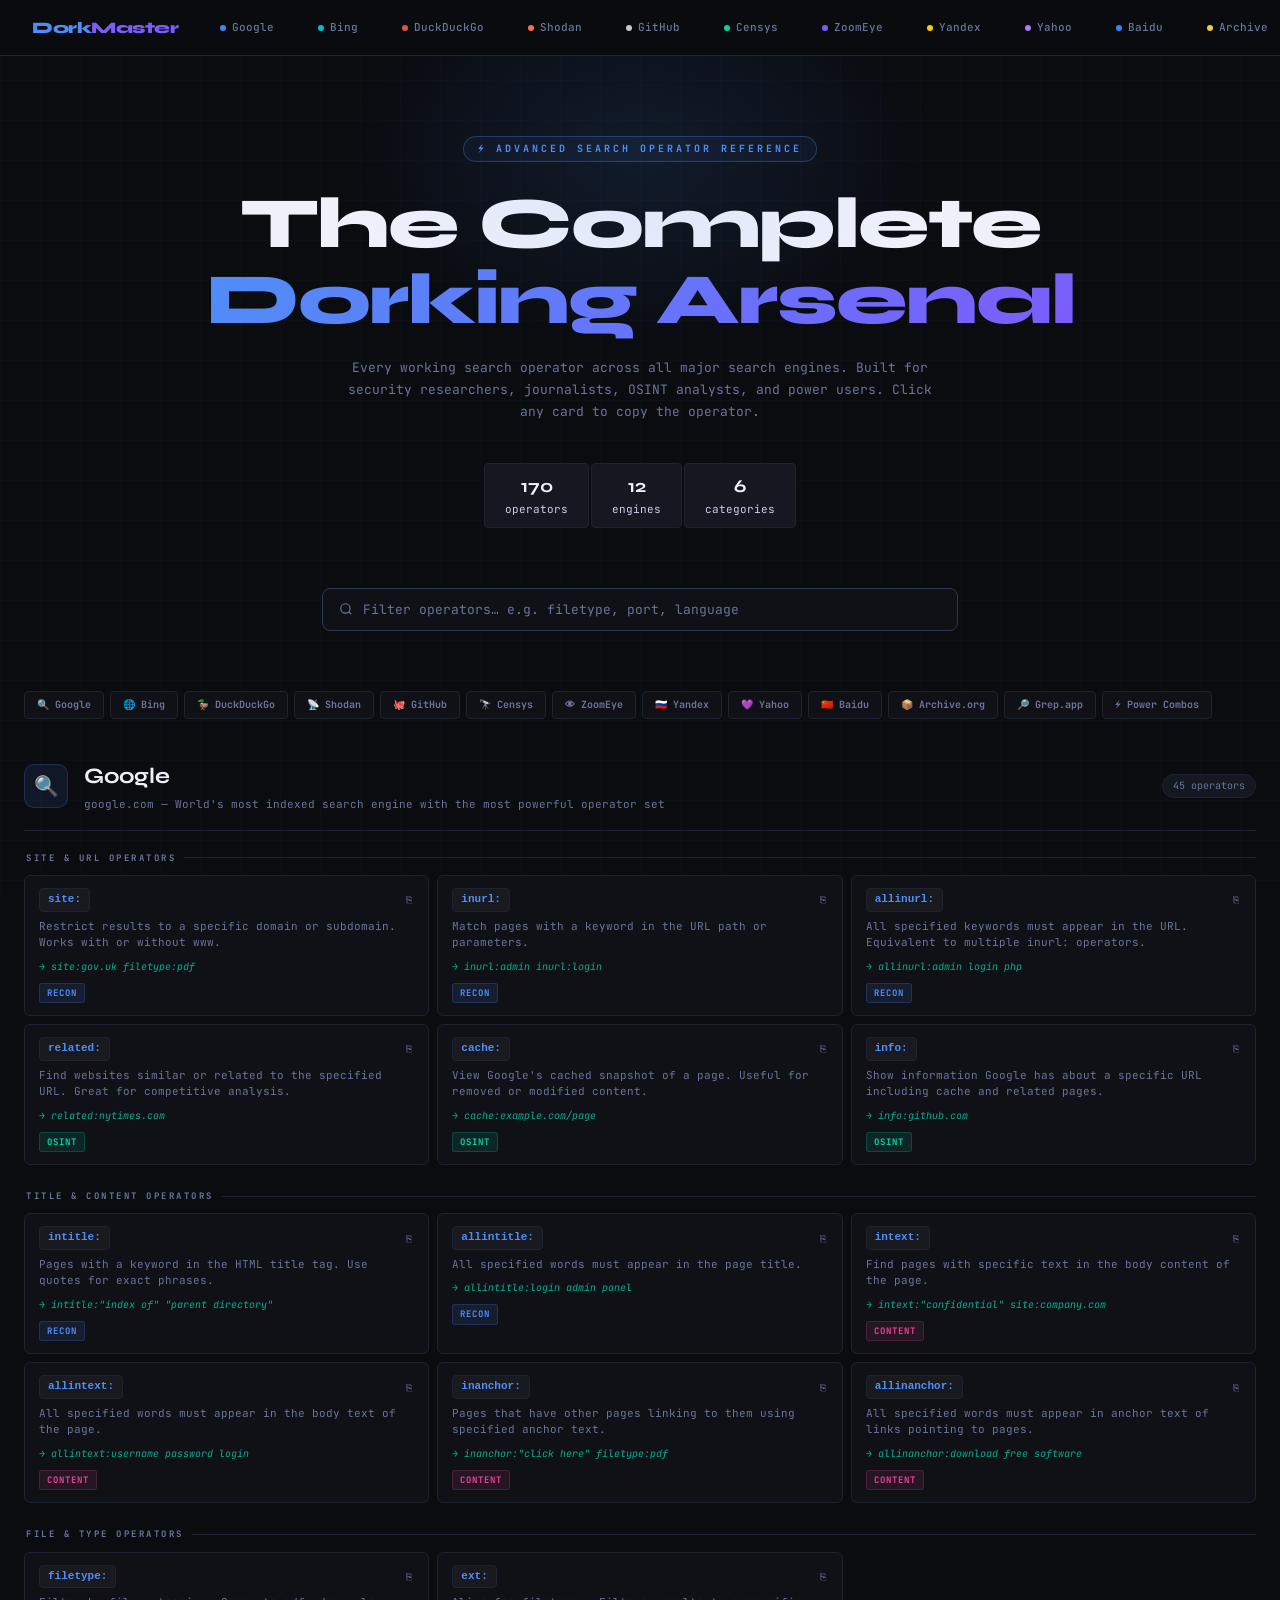
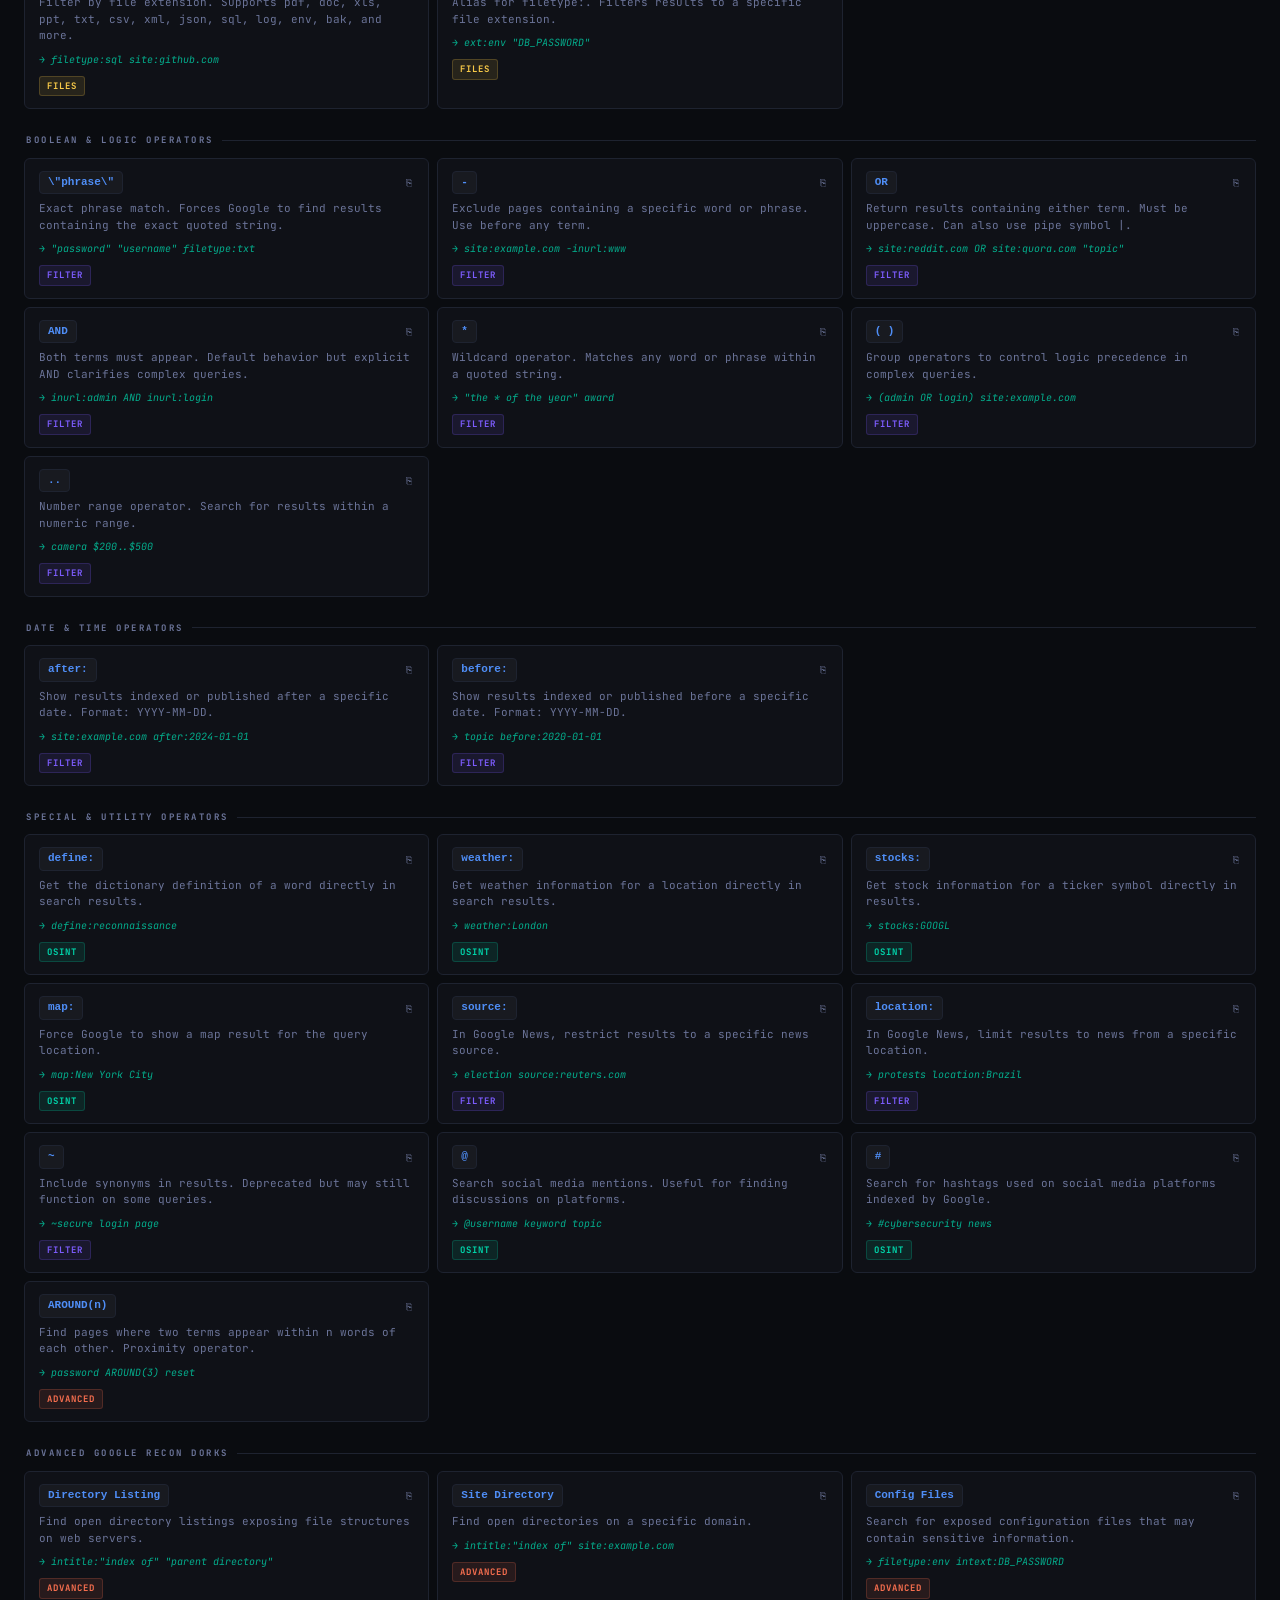
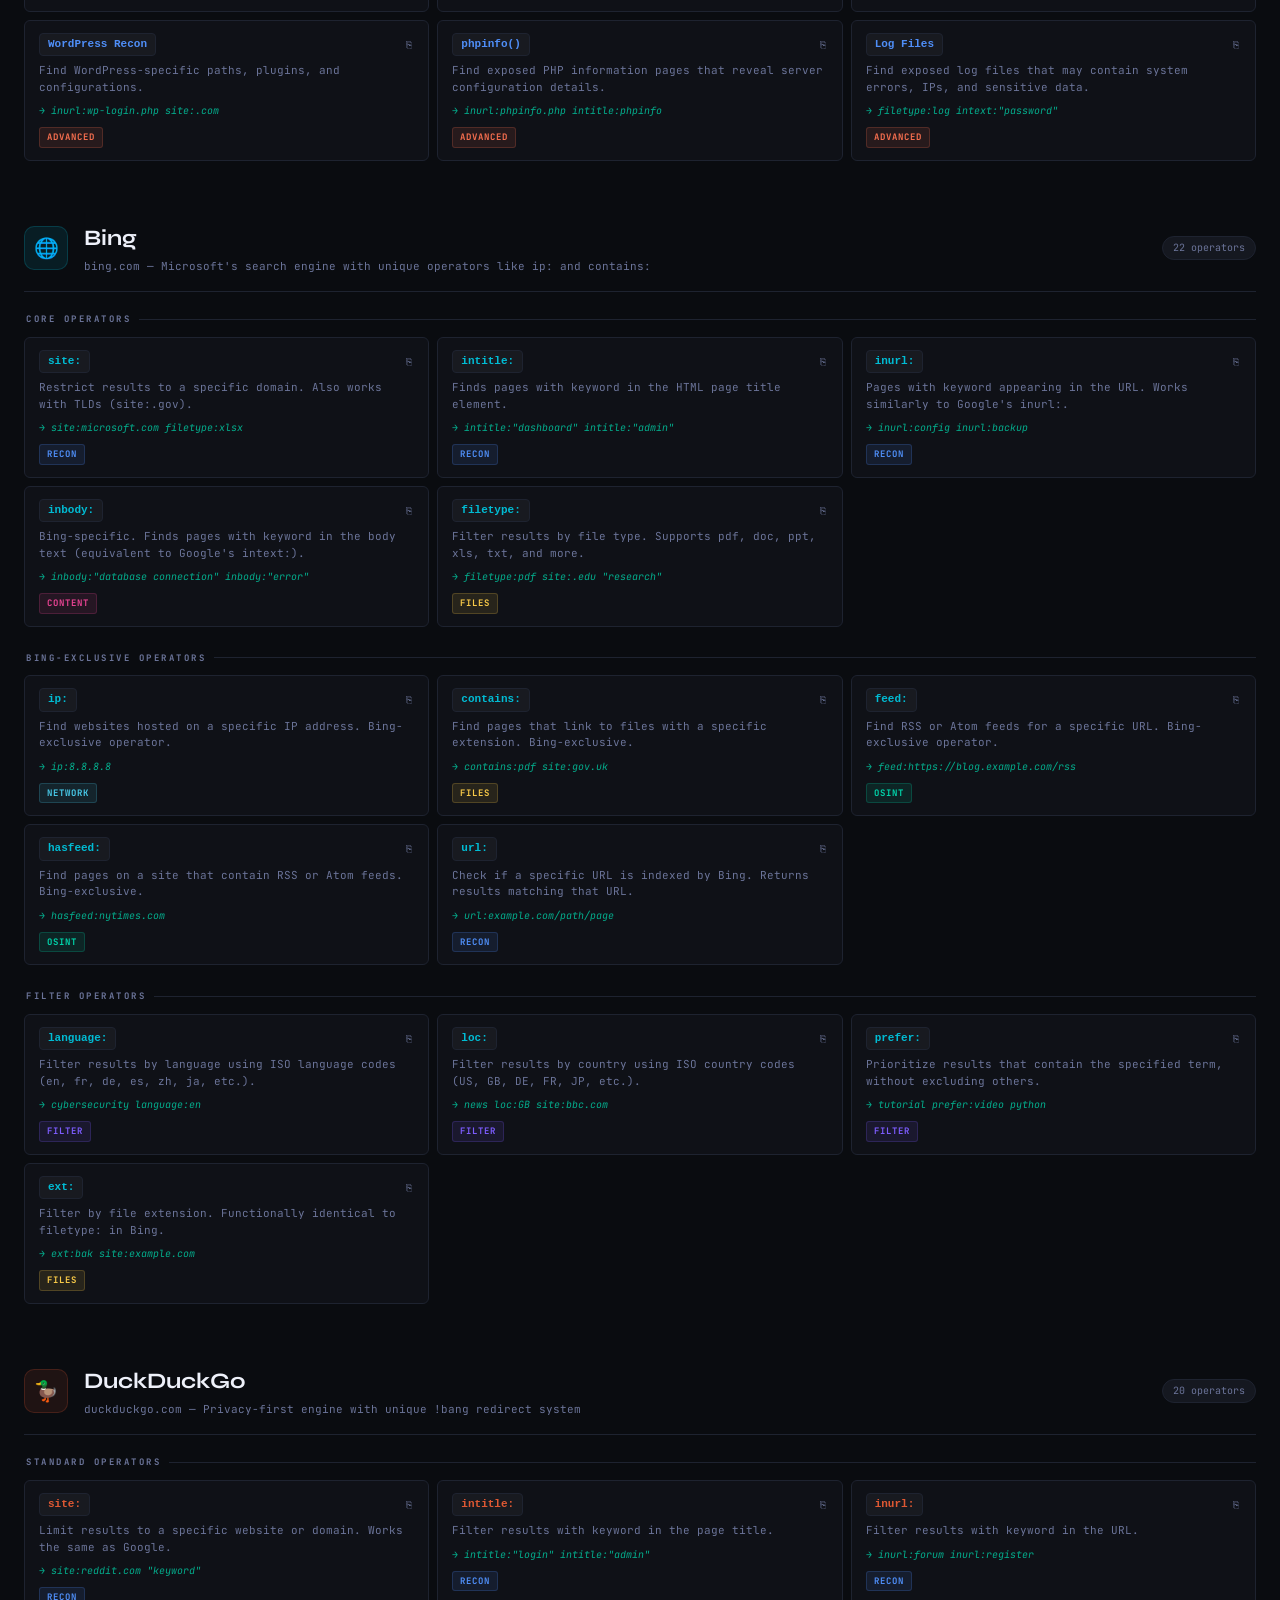
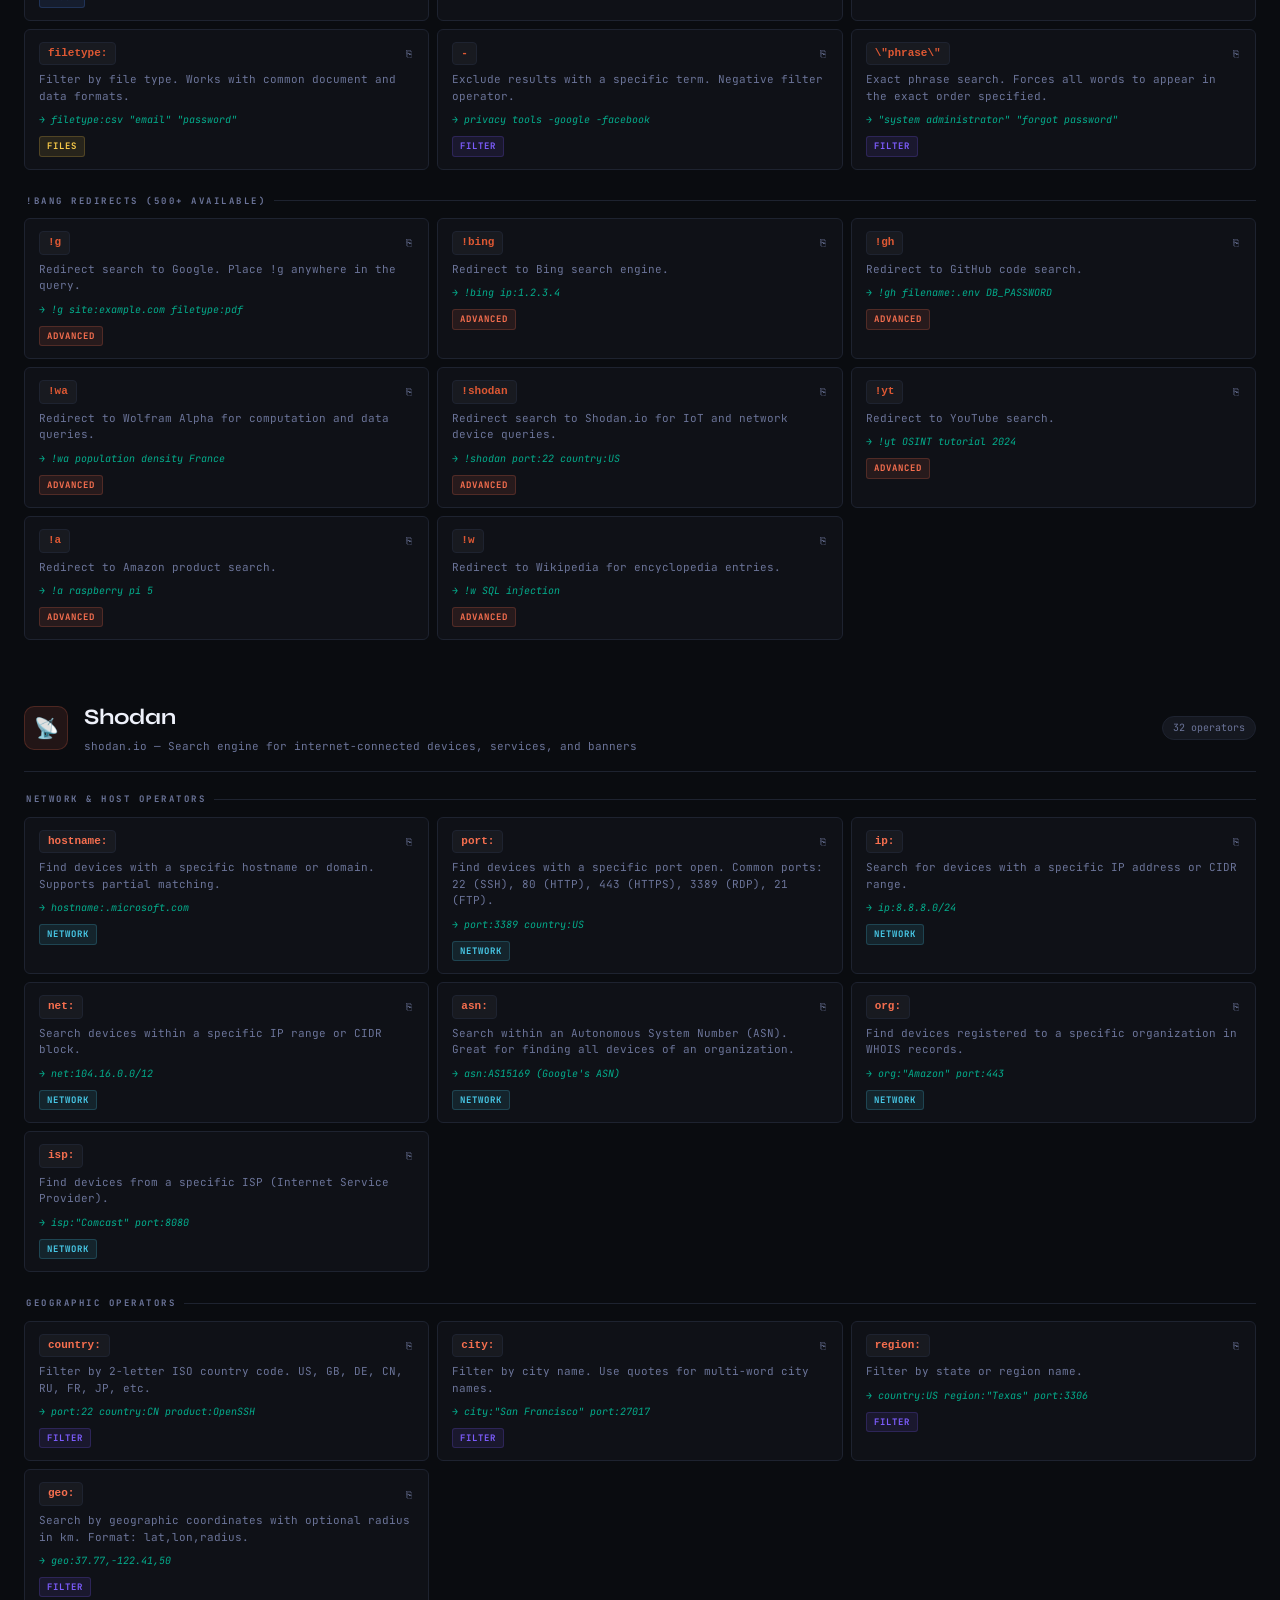
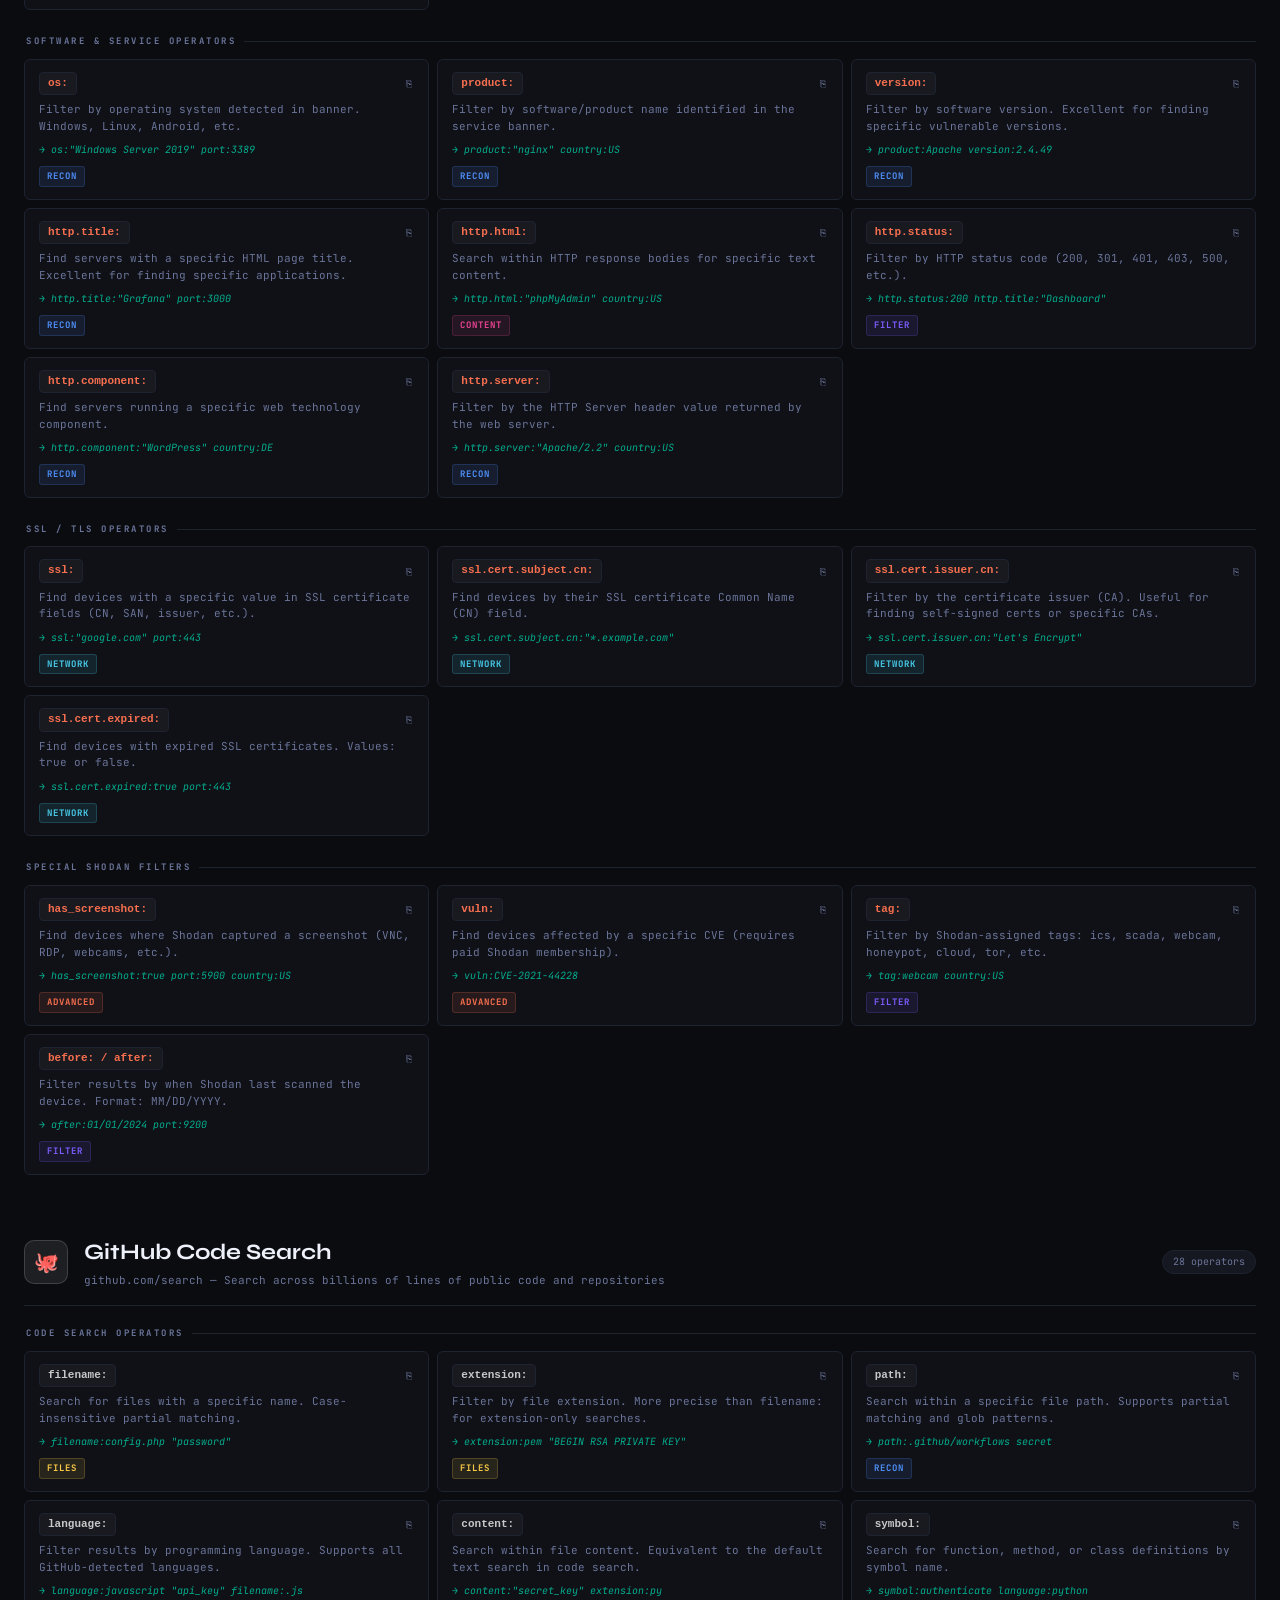
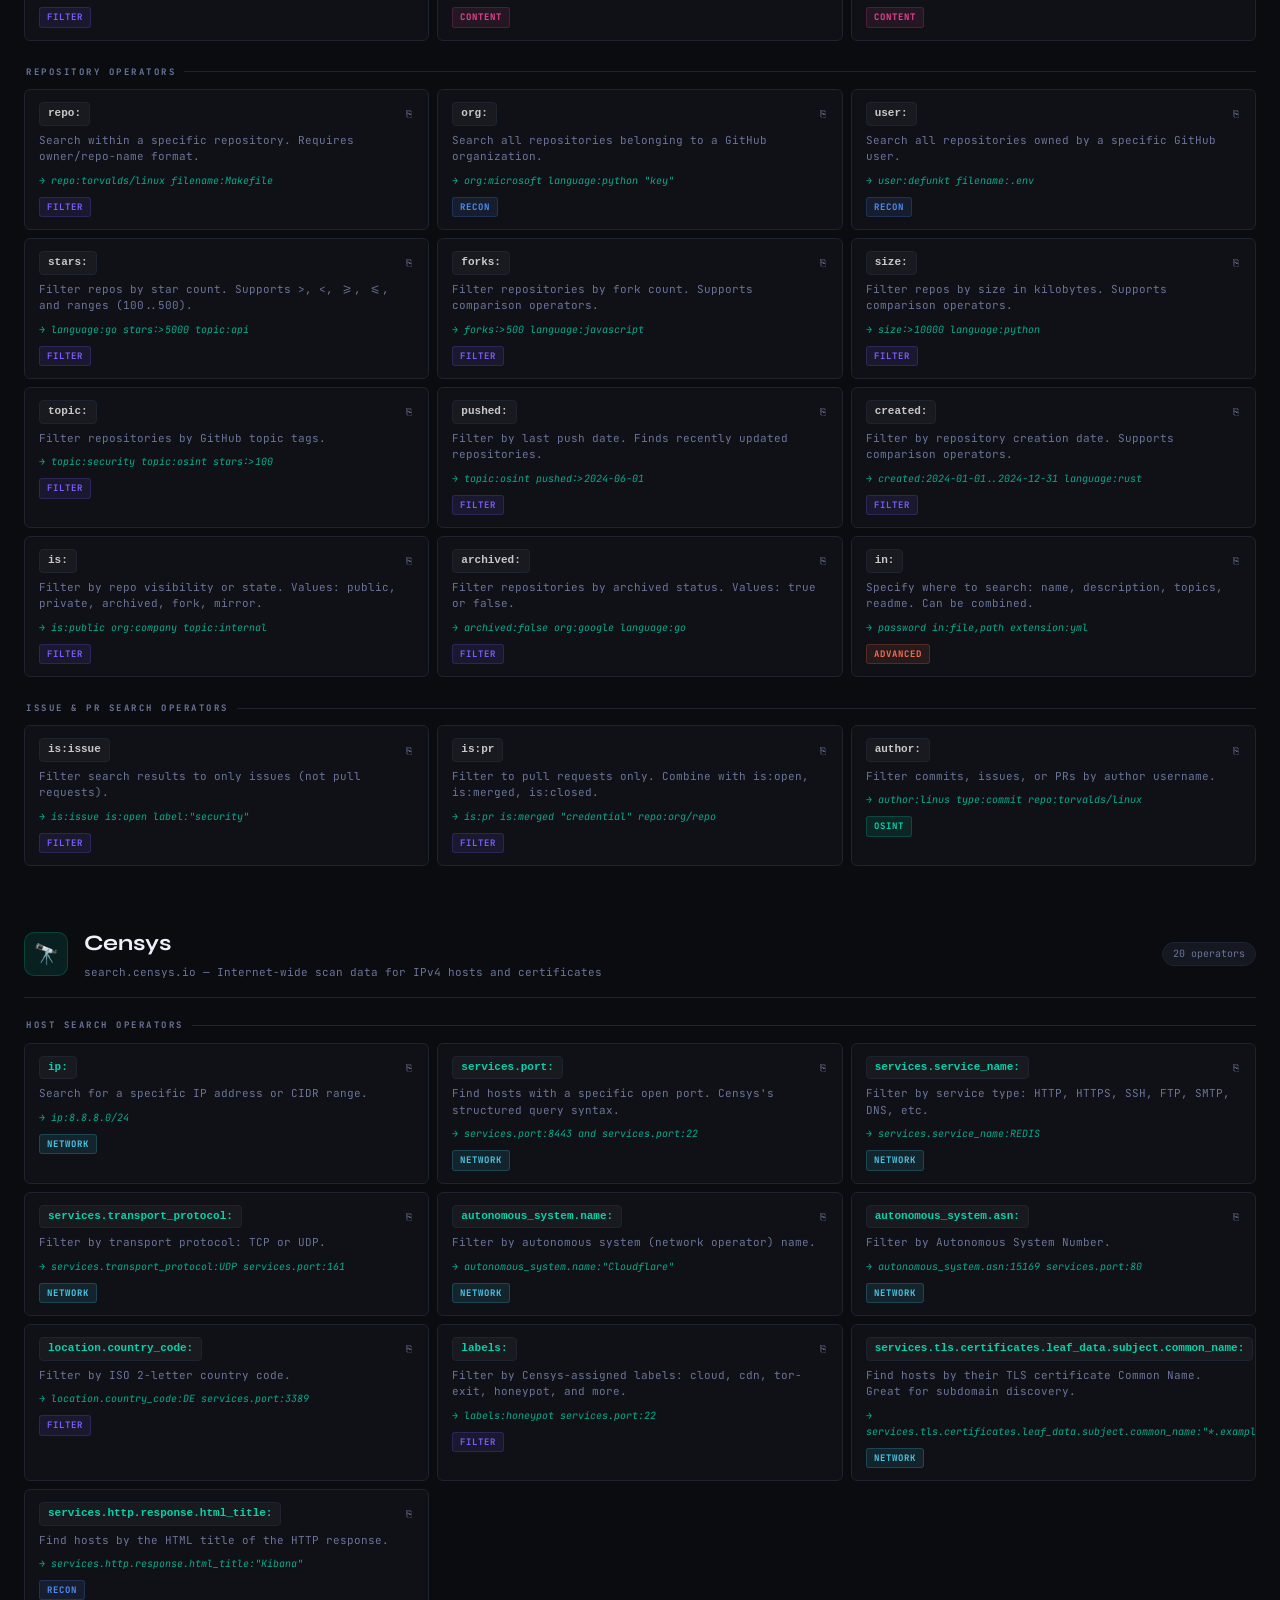
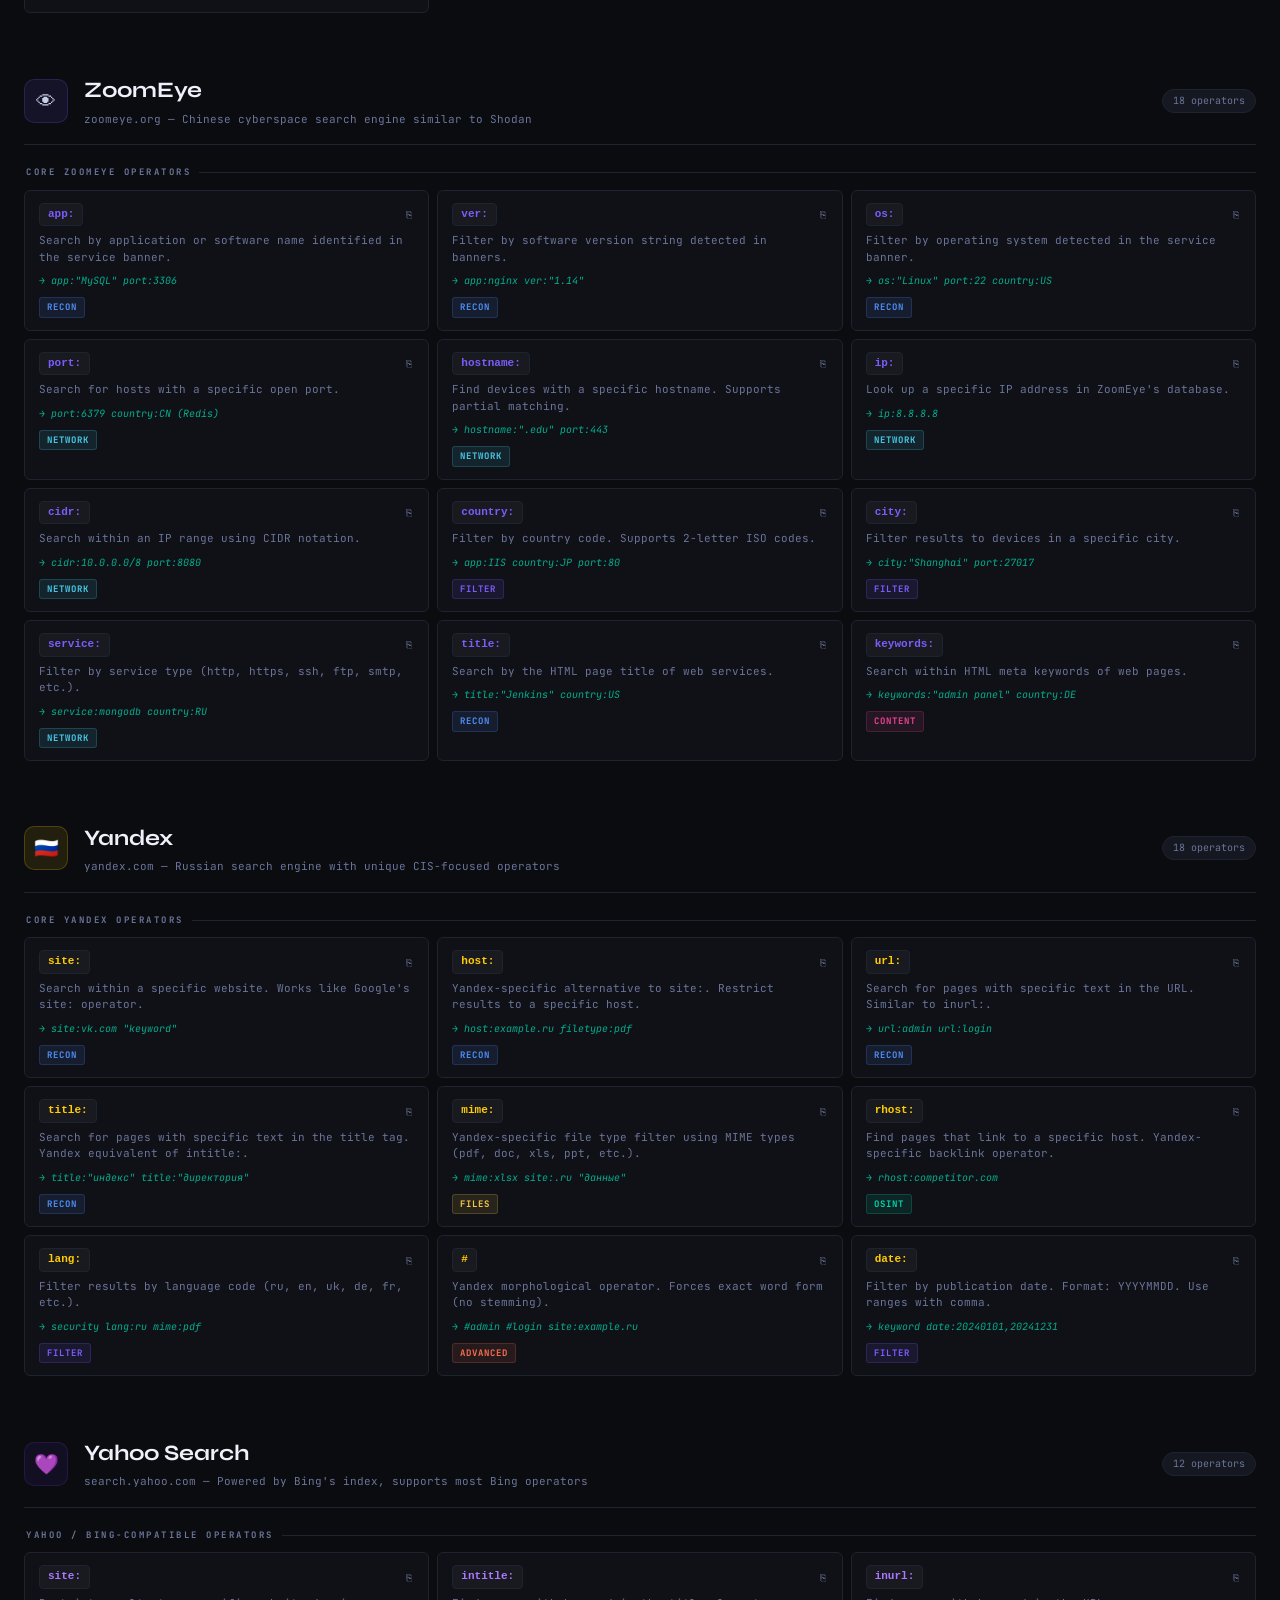
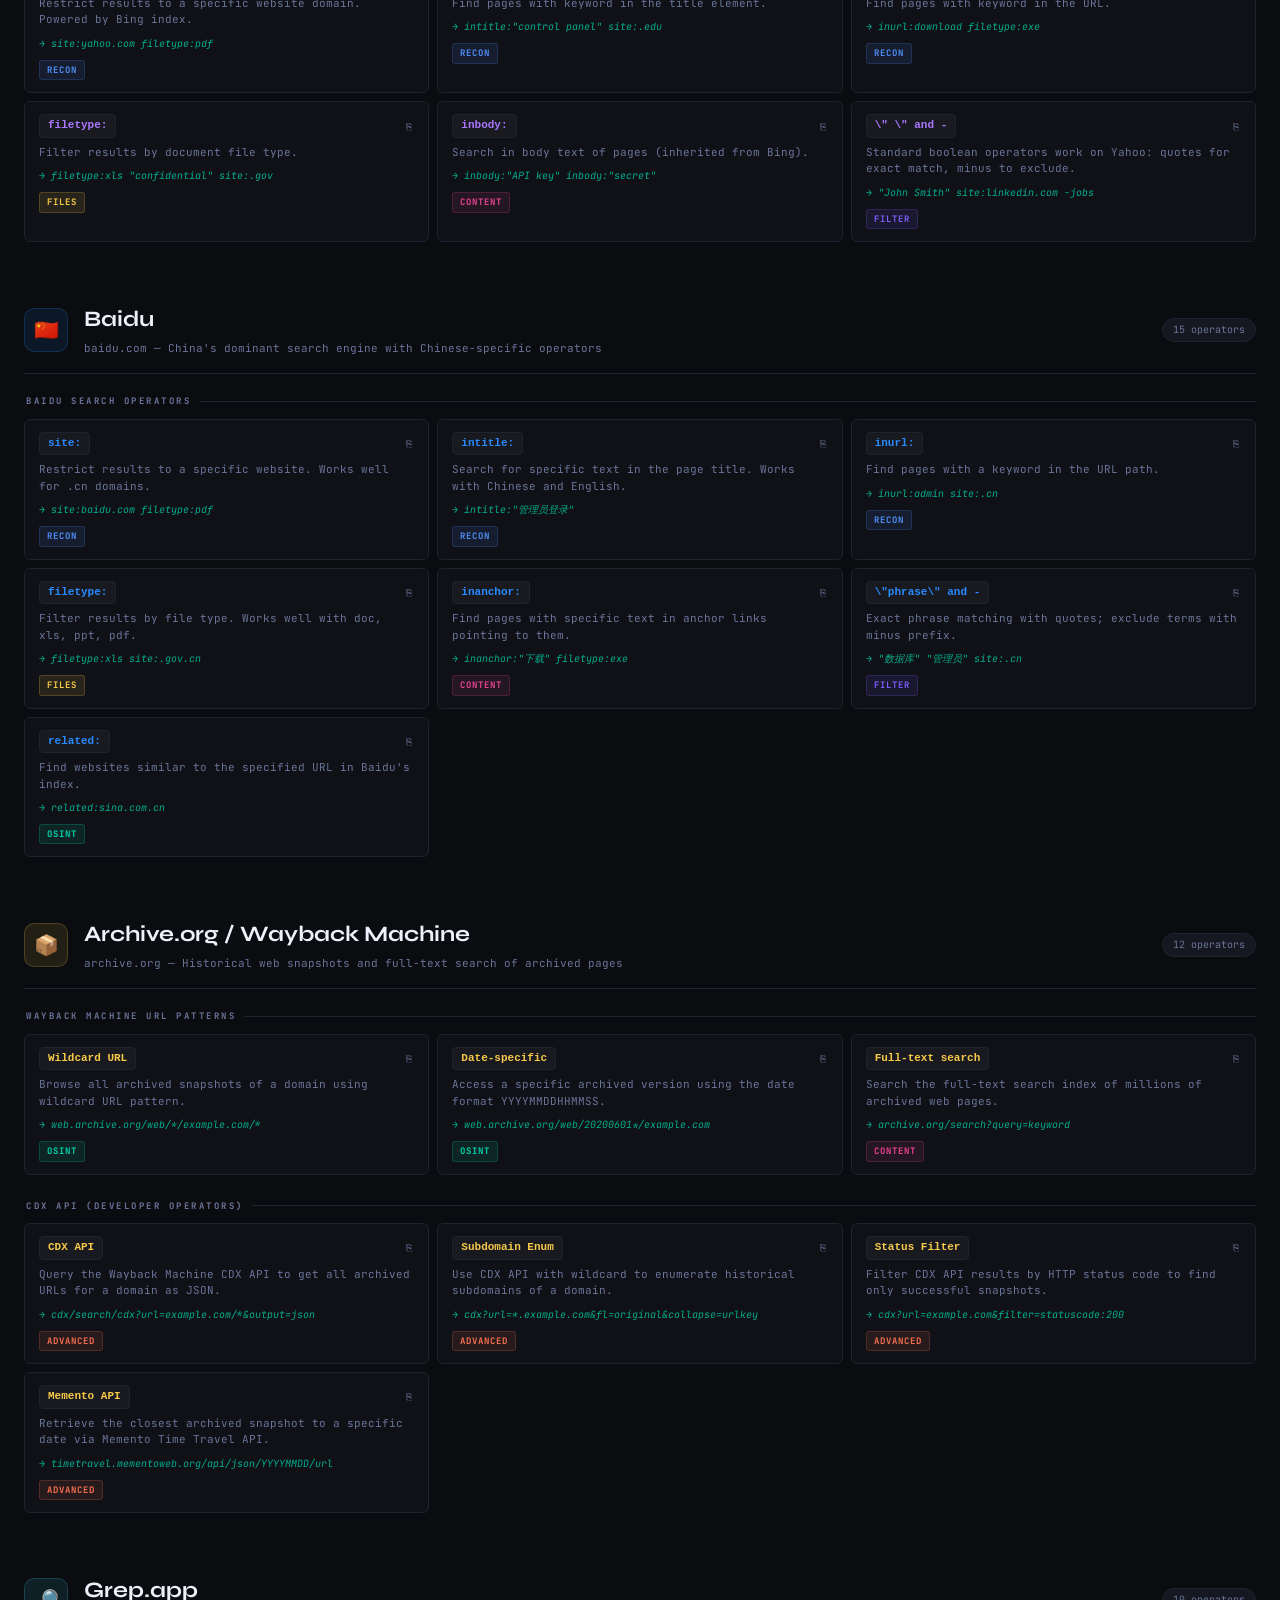
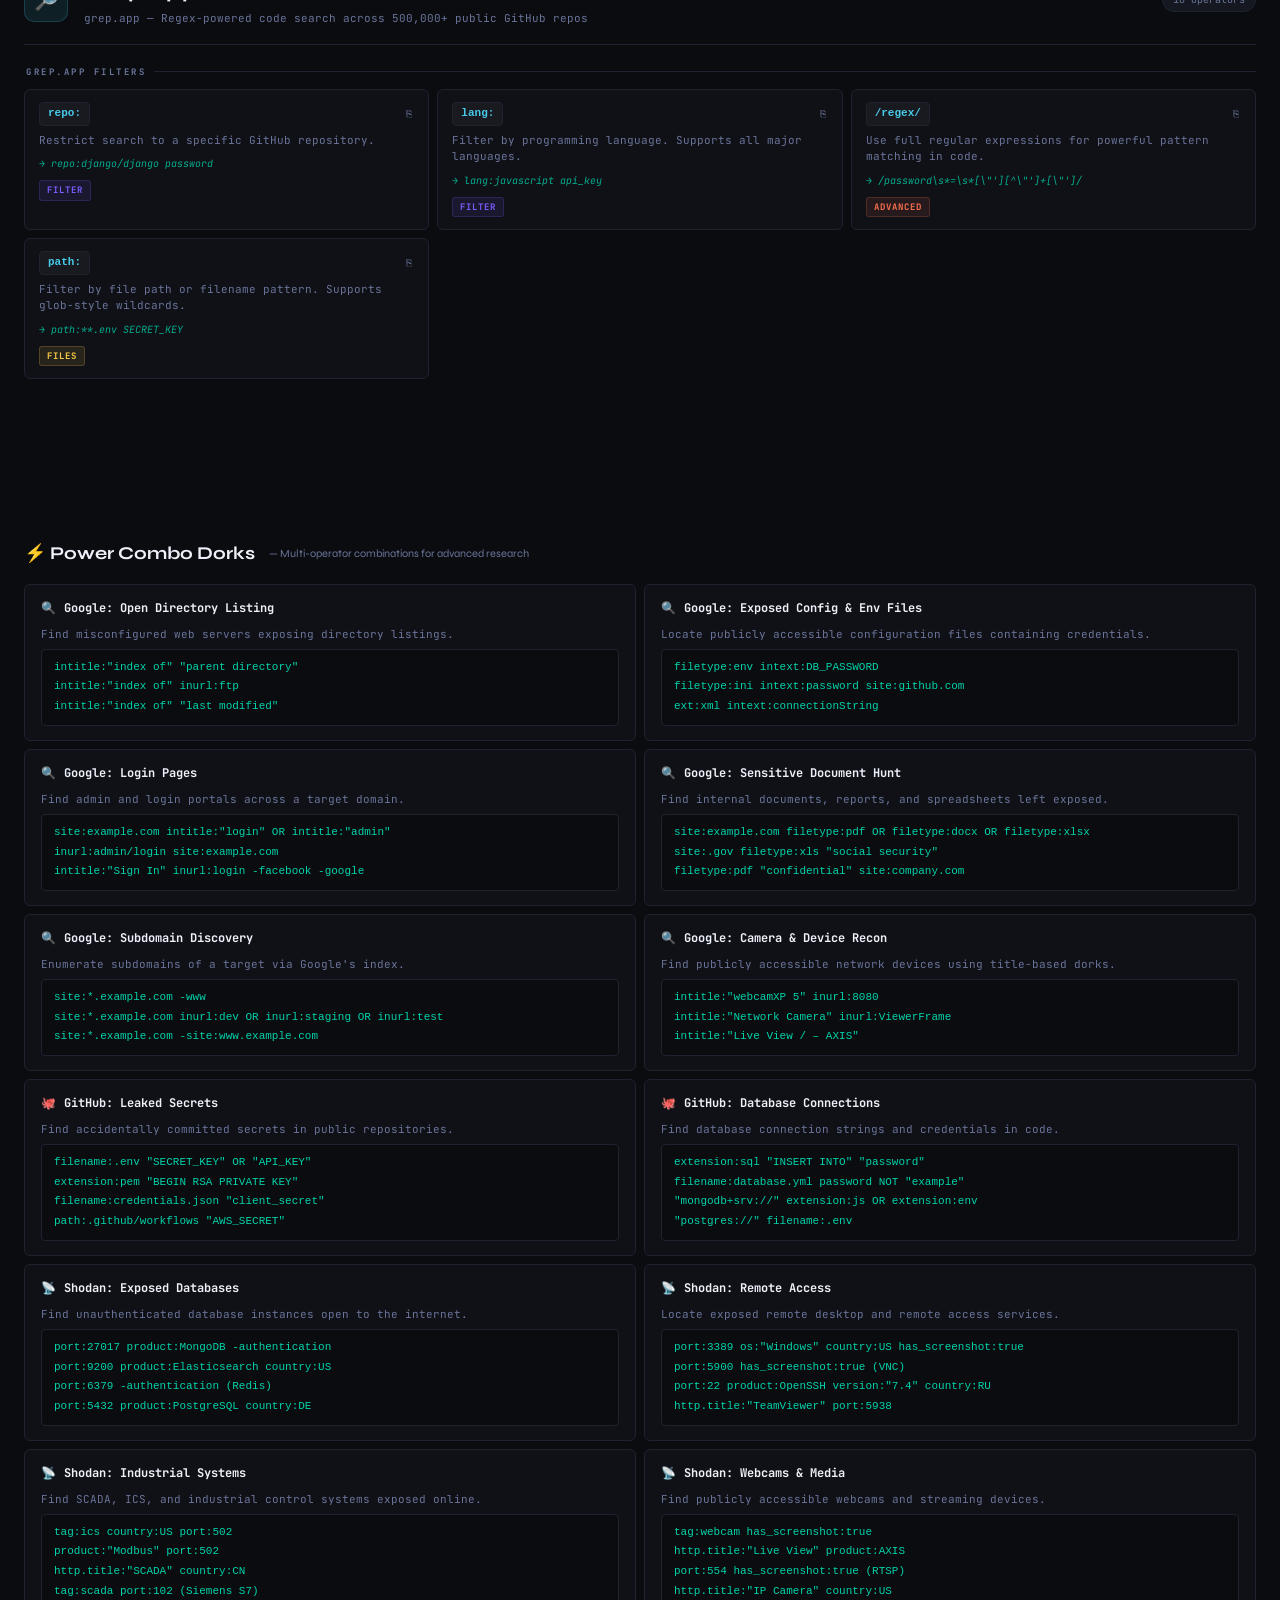
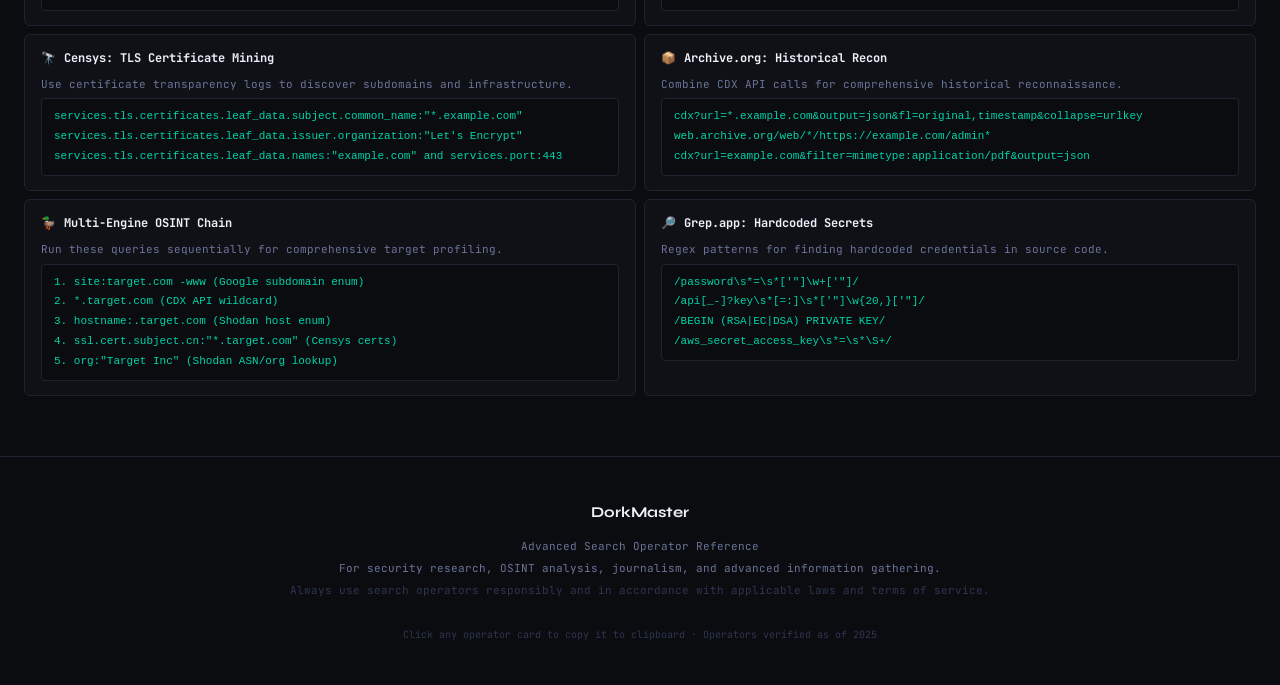
<file: index (1).html>
<!DOCTYPE html>
<html lang="en">
<head>
<meta charset="UTF-8">
<meta name="viewport" content="width=device-width, initial-scale=1.0">
<title>DorkMaster — Advanced Search Engine Operators</title>
<link href="https://fonts.googleapis.com/css2?family=JetBrains+Mono:wght@300;400;500;700&family=Syne:wght@400;600;700;800&display=swap" rel="stylesheet">
<style>
  :root {
    --bg: #0a0c10;
    --bg2: #0f1117;
    --bg3: #151820;
    --border: #1e2330;
    --border-bright: #2e3650;
    --text: #c8d0e8;
    --text-dim: #6b7499;
    --text-bright: #eef1fa;
    --accent: #4f8ef7;
    --accent2: #7c5cfc;
    --accent3: #00d4aa;
    --accent4: #f7c948;
    --accent5: #f76f4f;
    --accent6: #e84393;
    --accent7: #48c9e8;
    --glow: rgba(79,142,247,0.15);
    --glow2: rgba(124,92,252,0.12);
  }

  *, *::before, *::after { box-sizing: border-box; margin: 0; padding: 0; }

  html { scroll-behavior: smooth; }

  body {
    background: var(--bg);
    color: var(--text);
    font-family: 'JetBrains Mono', monospace;
    font-size: 13px;
    line-height: 1.6;
    overflow-x: hidden;
  }

  /* ── GRID NOISE TEXTURE ── */
  body::before {
    content: '';
    position: fixed;
    inset: 0;
    background-image:
      linear-gradient(rgba(79,142,247,0.03) 1px, transparent 1px),
      linear-gradient(90deg, rgba(79,142,247,0.03) 1px, transparent 1px);
    background-size: 40px 40px;
    pointer-events: none;
    z-index: 0;
  }

  /* ── NAV ── */
  nav {
    position: sticky;
    top: 0;
    z-index: 100;
    background: rgba(10,12,16,0.92);
    backdrop-filter: blur(16px);
    border-bottom: 1px solid var(--border);
    padding: 0 2rem;
    display: flex;
    align-items: center;
    gap: 1.5rem;
    height: 56px;
    overflow-x: auto;
  }

  nav::-webkit-scrollbar { height: 0; }

  .nav-logo {
    font-family: 'Syne', sans-serif;
    font-weight: 800;
    font-size: 16px;
    color: var(--accent);
    white-space: nowrap;
    letter-spacing: -0.5px;
    margin-right: 0.5rem;
  }

  .nav-logo span { color: var(--accent2); }

  .nav-link {
    color: var(--text-dim);
    text-decoration: none;
    font-size: 11px;
    font-weight: 500;
    white-space: nowrap;
    padding: 4px 10px;
    border-radius: 4px;
    transition: all 0.15s;
    display: flex;
    align-items: center;
    gap: 6px;
  }
  .nav-link:hover { color: var(--text-bright); background: var(--bg3); }
  .nav-link .dot {
    width: 6px; height: 6px;
    border-radius: 50%;
    flex-shrink: 0;
  }

  /* ── HERO ── */
  .hero {
    position: relative;
    z-index: 1;
    padding: 80px 2rem 60px;
    text-align: center;
    overflow: hidden;
  }

  .hero::before {
    content: '';
    position: absolute;
    top: -100px; left: 50%;
    transform: translateX(-50%);
    width: 600px; height: 400px;
    background: radial-gradient(ellipse, rgba(79,142,247,0.12) 0%, transparent 70%);
    pointer-events: none;
  }

  .hero-label {
    display: inline-block;
    font-size: 10px;
    font-weight: 700;
    letter-spacing: 3px;
    color: var(--accent);
    text-transform: uppercase;
    border: 1px solid rgba(79,142,247,0.3);
    padding: 4px 14px;
    border-radius: 20px;
    margin-bottom: 24px;
    background: rgba(79,142,247,0.05);
  }

  .hero h1 {
    font-family: 'Syne', sans-serif;
    font-size: clamp(36px, 6vw, 72px);
    font-weight: 800;
    color: var(--text-bright);
    line-height: 1.05;
    letter-spacing: -2px;
    margin-bottom: 20px;
  }

  .hero h1 em {
    font-style: normal;
    background: linear-gradient(135deg, var(--accent), var(--accent2));
    -webkit-background-clip: text;
    -webkit-text-fill-color: transparent;
    background-clip: text;
  }

  .hero p {
    max-width: 600px;
    margin: 0 auto 40px;
    color: var(--text-dim);
    font-size: 13px;
    line-height: 1.7;
  }

  .stats-row {
    display: flex;
    justify-content: center;
    gap: 2px;
    flex-wrap: wrap;
  }

  .stat-pill {
    background: var(--bg3);
    border: 1px solid var(--border);
    padding: 8px 20px;
    border-radius: 4px;
    font-size: 11px;
  }
  .stat-pill strong { color: var(--text-bright); font-size: 18px; font-family: 'Syne', sans-serif; display: block; }

  /* ── SEARCH BAR ── */
  .search-wrap {
    position: relative;
    z-index: 1;
    max-width: 700px;
    margin: 0 auto 60px;
    padding: 0 2rem;
  }

  .search-bar {
    display: flex;
    align-items: center;
    background: var(--bg2);
    border: 1px solid var(--border-bright);
    border-radius: 8px;
    padding: 12px 16px;
    gap: 10px;
    transition: border-color 0.2s, box-shadow 0.2s;
  }
  .search-bar:focus-within {
    border-color: var(--accent);
    box-shadow: 0 0 0 3px rgba(79,142,247,0.1);
  }

  .search-bar svg { color: var(--text-dim); flex-shrink: 0; }

  .search-bar input {
    flex: 1;
    background: none;
    border: none;
    outline: none;
    color: var(--text-bright);
    font-family: 'JetBrains Mono', monospace;
    font-size: 13px;
  }
  .search-bar input::placeholder { color: var(--text-dim); }

  #search-count {
    font-size: 10px;
    color: var(--text-dim);
    white-space: nowrap;
  }

  /* ── MAIN LAYOUT ── */
  .main {
    position: relative;
    z-index: 1;
    max-width: 1400px;
    margin: 0 auto;
    padding: 0 1.5rem 100px;
  }

  /* ── ENGINE SECTION ── */
  .engine-section {
    margin-bottom: 60px;
    animation: fadeUp 0.5s ease both;
  }

  @keyframes fadeUp {
    from { opacity: 0; transform: translateY(20px); }
    to { opacity: 1; transform: translateY(0); }
  }

  .engine-header {
    display: flex;
    align-items: center;
    gap: 16px;
    margin-bottom: 20px;
    padding-bottom: 16px;
    border-bottom: 1px solid var(--border);
  }

  .engine-icon {
    width: 44px; height: 44px;
    border-radius: 10px;
    display: flex;
    align-items: center;
    justify-content: center;
    font-size: 20px;
    flex-shrink: 0;
  }

  .engine-title {
    font-family: 'Syne', sans-serif;
    font-size: 22px;
    font-weight: 700;
    color: var(--text-bright);
  }

  .engine-subtitle {
    font-size: 11px;
    color: var(--text-dim);
    margin-top: 2px;
  }

  .engine-count {
    margin-left: auto;
    font-size: 10px;
    color: var(--text-dim);
    background: var(--bg3);
    border: 1px solid var(--border);
    padding: 3px 10px;
    border-radius: 20px;
    white-space: nowrap;
  }

  /* ── CATEGORY GROUPS ── */
  .category-group {
    margin-bottom: 24px;
  }

  .category-label {
    font-size: 9px;
    font-weight: 700;
    letter-spacing: 2.5px;
    text-transform: uppercase;
    color: var(--text-dim);
    margin-bottom: 10px;
    padding-left: 2px;
    display: flex;
    align-items: center;
    gap: 8px;
  }
  .category-label::after {
    content: '';
    flex: 1;
    height: 1px;
    background: var(--border);
  }

  /* ── DORK GRID ── */
  .dork-grid {
    display: grid;
    grid-template-columns: repeat(auto-fill, minmax(340px, 1fr));
    gap: 8px;
  }

  .dork-card {
    background: var(--bg2);
    border: 1px solid var(--border);
    border-radius: 6px;
    padding: 12px 14px;
    display: flex;
    flex-direction: column;
    gap: 6px;
    cursor: pointer;
    transition: all 0.15s;
    position: relative;
    overflow: hidden;
  }

  .dork-card::before {
    content: '';
    position: absolute;
    left: 0; top: 0; bottom: 0;
    width: 3px;
    border-radius: 3px 0 0 3px;
    opacity: 0;
    transition: opacity 0.15s;
  }

  .dork-card:hover {
    border-color: var(--border-bright);
    background: var(--bg3);
    transform: translateX(2px);
  }

  .dork-card:hover::before { opacity: 1; }

  .dork-card.copied {
    border-color: var(--accent3) !important;
  }

  .dork-operator {
    font-family: 'JetBrains Mono', monospace;
    font-size: 12px;
    font-weight: 700;
    color: var(--text-bright);
    display: flex;
    align-items: center;
    justify-content: space-between;
    gap: 8px;
  }

  .dork-operator code {
    background: rgba(255,255,255,0.04);
    border: 1px solid var(--border);
    padding: 2px 8px;
    border-radius: 4px;
    font-size: 11px;
    color: inherit;
  }

  .copy-btn {
    background: none;
    border: none;
    color: var(--text-dim);
    cursor: pointer;
    padding: 2px;
    border-radius: 3px;
    transition: color 0.15s;
    flex-shrink: 0;
    font-size: 10px;
  }
  .copy-btn:hover { color: var(--accent); }

  .dork-desc {
    font-size: 11px;
    color: var(--text-dim);
    line-height: 1.5;
  }

  .dork-example {
    font-size: 10px;
    color: var(--accent3);
    font-style: italic;
    opacity: 0.8;
    margin-top: 2px;
  }

  .dork-tag {
    display: inline-block;
    font-size: 9px;
    font-weight: 700;
    letter-spacing: 1px;
    text-transform: uppercase;
    padding: 2px 7px;
    border-radius: 3px;
    margin-top: 2px;
    width: fit-content;
  }

  /* Tag colors */
  .tag-osint { background: rgba(0,212,170,0.1); color: var(--accent3); border: 1px solid rgba(0,212,170,0.2); }
  .tag-recon { background: rgba(79,142,247,0.1); color: var(--accent); border: 1px solid rgba(79,142,247,0.2); }
  .tag-files { background: rgba(247,201,72,0.1); color: var(--accent4); border: 1px solid rgba(247,201,72,0.2); }
  .tag-filter { background: rgba(124,92,252,0.1); color: var(--accent2); border: 1px solid rgba(124,92,252,0.2); }
  .tag-advanced { background: rgba(247,111,79,0.1); color: var(--accent5); border: 1px solid rgba(247,111,79,0.2); }
  .tag-network { background: rgba(72,201,232,0.1); color: var(--accent7); border: 1px solid rgba(72,201,232,0.2); }
  .tag-content { background: rgba(232,67,147,0.1); color: var(--accent6); border: 1px solid rgba(232,67,147,0.2); }

  /* ── ENGINE ACCENT COLORS ── */
  .google .engine-icon { background: rgba(79,142,247,0.1); border: 1px solid rgba(79,142,247,0.2); }
  .google .dork-card::before { background: var(--accent); }
  .google .dork-operator code { color: var(--accent); }

  .bing .engine-icon { background: rgba(0,188,212,0.1); border: 1px solid rgba(0,188,212,0.2); }
  .bing .dork-card::before { background: #00bcd4; }
  .bing .dork-operator code { color: #00bcd4; }

  .duckduckgo .engine-icon { background: rgba(222,88,51,0.1); border: 1px solid rgba(222,88,51,0.2); }
  .duckduckgo .dork-card::before { background: #de5833; }
  .duckduckgo .dork-operator code { color: #de5833; }

  .shodan .engine-icon { background: rgba(247,111,79,0.1); border: 1px solid rgba(247,111,79,0.2); }
  .shodan .dork-card::before { background: var(--accent5); }
  .shodan .dork-operator code { color: var(--accent5); }

  .github .engine-icon { background: rgba(200,200,200,0.1); border: 1px solid rgba(200,200,200,0.2); }
  .github .dork-card::before { background: #e0e0e0; }
  .github .dork-operator code { color: #c8c8c8; }

  .censys .engine-icon { background: rgba(0,212,170,0.1); border: 1px solid rgba(0,212,170,0.2); }
  .censys .dork-card::before { background: var(--accent3); }
  .censys .dork-operator code { color: var(--accent3); }

  .zoomeye .engine-icon { background: rgba(124,92,252,0.1); border: 1px solid rgba(124,92,252,0.2); }
  .zoomeye .dork-card::before { background: var(--accent2); }
  .zoomeye .dork-operator code { color: var(--accent2); }

  .yandex .engine-icon { background: rgba(255,204,0,0.1); border: 1px solid rgba(255,204,0,0.2); }
  .yandex .dork-card::before { background: #ffcc00; }
  .yandex .dork-operator code { color: #ffcc00; }

  .yahoo .engine-icon { background: rgba(112,53,204,0.1); border: 1px solid rgba(112,53,204,0.2); }
  .yahoo .dork-card::before { background: #7035cc; }
  .yahoo .dork-operator code { color: #aa77ff; }

  .baidu .engine-icon { background: rgba(41,138,255,0.1); border: 1px solid rgba(41,138,255,0.2); }
  .baidu .dork-card::before { background: #298aff; }
  .baidu .dork-operator code { color: #298aff; }

  .archive .engine-icon { background: rgba(247,201,72,0.1); border: 1px solid rgba(247,201,72,0.2); }
  .archive .dork-card::before { background: var(--accent4); }
  .archive .dork-operator code { color: var(--accent4); }

  .grep .engine-icon { background: rgba(72,201,232,0.1); border: 1px solid rgba(72,201,232,0.2); }
  .grep .dork-card::before { background: var(--accent7); }
  .grep .dork-operator code { color: var(--accent7); }

  /* ── QUICK REFERENCE TABLE ── */
  .ref-section {
    position: relative;
    z-index: 1;
    max-width: 1400px;
    margin: 0 auto 60px;
    padding: 0 1.5rem;
  }

  .ref-title {
    font-family: 'Syne', sans-serif;
    font-size: 18px;
    font-weight: 700;
    color: var(--text-bright);
    margin-bottom: 16px;
    display: flex;
    align-items: center;
    gap: 10px;
  }

  .combo-grid {
    display: grid;
    grid-template-columns: repeat(auto-fill, minmax(420px, 1fr));
    gap: 8px;
  }

  .combo-card {
    background: var(--bg2);
    border: 1px solid var(--border);
    border-radius: 6px;
    padding: 14px 16px;
    font-size: 11px;
  }

  .combo-card .combo-title {
    font-weight: 700;
    color: var(--text-bright);
    margin-bottom: 8px;
    font-size: 12px;
    display: flex;
    align-items: center;
    gap: 8px;
  }

  .combo-card pre {
    background: rgba(0,0,0,0.3);
    border: 1px solid var(--border);
    border-radius: 4px;
    padding: 8px 12px;
    font-size: 11px;
    color: var(--accent3);
    overflow-x: auto;
    line-height: 1.8;
    margin-top: 6px;
    white-space: pre-wrap;
    word-break: break-all;
  }

  .combo-card .combo-note {
    color: var(--text-dim);
    margin-top: 6px;
    line-height: 1.5;
  }

  /* ── TOAST ── */
  .toast {
    position: fixed;
    bottom: 30px;
    right: 30px;
    background: var(--bg3);
    border: 1px solid var(--accent3);
    color: var(--accent3);
    padding: 10px 18px;
    border-radius: 6px;
    font-size: 11px;
    font-weight: 700;
    z-index: 999;
    opacity: 0;
    transform: translateY(10px);
    transition: all 0.2s;
    pointer-events: none;
  }
  .toast.show {
    opacity: 1;
    transform: translateY(0);
  }

  /* ── FOOTER ── */
  footer {
    position: relative;
    z-index: 1;
    text-align: center;
    padding: 40px 2rem;
    border-top: 1px solid var(--border);
    color: var(--text-dim);
    font-size: 11px;
    line-height: 2;
  }

  /* ── HIDDEN ── */
  .hidden { display: none !important; }

  /* ── SCROLLBAR ── */
  ::-webkit-scrollbar { width: 6px; height: 6px; }
  ::-webkit-scrollbar-track { background: var(--bg); }
  ::-webkit-scrollbar-thumb { background: var(--border-bright); border-radius: 3px; }

  /* ── JUMP LINKS ── */
  .jump-row {
    position: relative;
    z-index: 1;
    display: flex;
    flex-wrap: wrap;
    gap: 6px;
    max-width: 1400px;
    margin: 0 auto 40px;
    padding: 0 1.5rem;
  }

  .jump-btn {
    background: var(--bg2);
    border: 1px solid var(--border);
    color: var(--text-dim);
    text-decoration: none;
    font-size: 10px;
    font-weight: 700;
    padding: 5px 12px;
    border-radius: 4px;
    transition: all 0.15s;
    display: flex;
    align-items: center;
    gap: 6px;
  }
  .jump-btn:hover {
    border-color: var(--border-bright);
    color: var(--text-bright);
    background: var(--bg3);
  }

  @media (max-width: 640px) {
    .dork-grid { grid-template-columns: 1fr; }
    .combo-grid { grid-template-columns: 1fr; }
  }
</style>
</head>
<body>

<!-- NAV -->
<nav>
  <div class="nav-logo">Dork<span>Master</span></div>
  <a class="nav-link" href="#google"><span class="dot" style="background:#4285f4"></span>Google</a>
  <a class="nav-link" href="#bing"><span class="dot" style="background:#00bcd4"></span>Bing</a>
  <a class="nav-link" href="#duckduckgo"><span class="dot" style="background:#de5833"></span>DuckDuckGo</a>
  <a class="nav-link" href="#shodan"><span class="dot" style="background:#f76f4f"></span>Shodan</a>
  <a class="nav-link" href="#github"><span class="dot" style="background:#c8c8c8"></span>GitHub</a>
  <a class="nav-link" href="#censys"><span class="dot" style="background:#00d4aa"></span>Censys</a>
  <a class="nav-link" href="#zoomeye"><span class="dot" style="background:#7c5cfc"></span>ZoomEye</a>
  <a class="nav-link" href="#yandex"><span class="dot" style="background:#ffcc00"></span>Yandex</a>
  <a class="nav-link" href="#yahoo"><span class="dot" style="background:#aa77ff"></span>Yahoo</a>
  <a class="nav-link" href="#baidu"><span class="dot" style="background:#298aff"></span>Baidu</a>
  <a class="nav-link" href="#archive"><span class="dot" style="background:#f7c948"></span>Archive</a>
  <a class="nav-link" href="#grep"><span class="dot" style="background:#48c9e8"></span>Grep.app</a>
  <a class="nav-link" href="#combos"><span class="dot" style="background:#e84393"></span>Combos</a>
</nav>

<!-- HERO -->
<section class="hero">
  <div class="hero-label">⚡ Advanced Search Operator Reference</div>
  <h1>The Complete<br><em>Dorking Arsenal</em></h1>
  <p>Every working search operator across all major search engines. Built for security researchers, journalists, OSINT analysts, and power users. Click any card to copy the operator.</p>
  <div class="stats-row">
    <div class="stat-pill"><strong id="total-count">200+</strong>operators</div>
    <div class="stat-pill"><strong>12</strong>engines</div>
    <div class="stat-pill"><strong>6</strong>categories</div>
  </div>
</section>

<!-- SEARCH -->
<div class="search-wrap">
  <div class="search-bar">
    <svg width="14" height="14" fill="none" stroke="currentColor" stroke-width="2" viewBox="0 0 24 24"><circle cx="11" cy="11" r="8"/><path d="m21 21-4.35-4.35"/></svg>
    <input type="text" id="search-input" placeholder="Filter operators… e.g. filetype, port, language">
    <span id="search-count"></span>
  </div>
</div>

<!-- JUMP LINKS -->
<div class="jump-row">
  <a class="jump-btn" href="#google">🔍 Google</a>
  <a class="jump-btn" href="#bing">🌐 Bing</a>
  <a class="jump-btn" href="#duckduckgo">🦆 DuckDuckGo</a>
  <a class="jump-btn" href="#shodan">📡 Shodan</a>
  <a class="jump-btn" href="#github">🐙 GitHub</a>
  <a class="jump-btn" href="#censys">🔭 Censys</a>
  <a class="jump-btn" href="#zoomeye">👁 ZoomEye</a>
  <a class="jump-btn" href="#yandex">🇷🇺 Yandex</a>
  <a class="jump-btn" href="#yahoo">💜 Yahoo</a>
  <a class="jump-btn" href="#baidu">🇨🇳 Baidu</a>
  <a class="jump-btn" href="#archive">📦 Archive.org</a>
  <a class="jump-btn" href="#grep">🔎 Grep.app</a>
  <a class="jump-btn" href="#combos">⚡ Power Combos</a>
</div>

<!-- ═══════════════════════════════════════════════════════ MAIN ══ -->
<main class="main" id="dork-main">

<!-- ╔══════════════════════════════╗ -->
<!-- ║          GOOGLE              ║ -->
<!-- ╚══════════════════════════════╝ -->
<section class="engine-section google" id="google">
  <div class="engine-header">
    <div class="engine-icon">🔍</div>
    <div>
      <div class="engine-title">Google</div>
      <div class="engine-subtitle">google.com — World's most indexed search engine with the most powerful operator set</div>
    </div>
    <div class="engine-count">45 operators</div>
  </div>

  <div class="category-group">
    <div class="category-label">Site & URL Operators</div>
    <div class="dork-grid">
      <div class="dork-card" onclick="copyDork('site:example.com', this)">
        <div class="dork-operator"><code>site:</code><button class="copy-btn" title="Copy">⎘</button></div>
        <div class="dork-desc">Restrict results to a specific domain or subdomain. Works with or without www.</div>
        <div class="dork-example">→ site:gov.uk filetype:pdf</div>
        <span class="dork-tag tag-recon">Recon</span>
      </div>
      <div class="dork-card" onclick="copyDork('inurl:keyword', this)">
        <div class="dork-operator"><code>inurl:</code><button class="copy-btn" title="Copy">⎘</button></div>
        <div class="dork-desc">Match pages with a keyword in the URL path or parameters.</div>
        <div class="dork-example">→ inurl:admin inurl:login</div>
        <span class="dork-tag tag-recon">Recon</span>
      </div>
      <div class="dork-card" onclick="copyDork('allinurl:keyword1 keyword2', this)">
        <div class="dork-operator"><code>allinurl:</code><button class="copy-btn" title="Copy">⎘</button></div>
        <div class="dork-desc">All specified keywords must appear in the URL. Equivalent to multiple inurl: operators.</div>
        <div class="dork-example">→ allinurl:admin login php</div>
        <span class="dork-tag tag-recon">Recon</span>
      </div>
      <div class="dork-card" onclick="copyDork('related:example.com', this)">
        <div class="dork-operator"><code>related:</code><button class="copy-btn" title="Copy">⎘</button></div>
        <div class="dork-desc">Find websites similar or related to the specified URL. Great for competitive analysis.</div>
        <div class="dork-example">→ related:nytimes.com</div>
        <span class="dork-tag tag-osint">OSINT</span>
      </div>
      <div class="dork-card" onclick="copyDork('cache:example.com', this)">
        <div class="dork-operator"><code>cache:</code><button class="copy-btn" title="Copy">⎘</button></div>
        <div class="dork-desc">View Google's cached snapshot of a page. Useful for removed or modified content.</div>
        <div class="dork-example">→ cache:example.com/page</div>
        <span class="dork-tag tag-osint">OSINT</span>
      </div>
      <div class="dork-card" onclick="copyDork('info:example.com', this)">
        <div class="dork-operator"><code>info:</code><button class="copy-btn" title="Copy">⎘</button></div>
        <div class="dork-desc">Show information Google has about a specific URL including cache and related pages.</div>
        <div class="dork-example">→ info:github.com</div>
        <span class="dork-tag tag-osint">OSINT</span>
      </div>
    </div>
  </div>

  <div class="category-group">
    <div class="category-label">Title & Content Operators</div>
    <div class="dork-grid">
      <div class="dork-card" onclick="copyDork('intitle:\"keyword\"', this)">
        <div class="dork-operator"><code>intitle:</code><button class="copy-btn" title="Copy">⎘</button></div>
        <div class="dork-desc">Pages with a keyword in the HTML title tag. Use quotes for exact phrases.</div>
        <div class="dork-example">→ intitle:"index of" "parent directory"</div>
        <span class="dork-tag tag-recon">Recon</span>
      </div>
      <div class="dork-card" onclick="copyDork('allintitle:keyword1 keyword2', this)">
        <div class="dork-operator"><code>allintitle:</code><button class="copy-btn" title="Copy">⎘</button></div>
        <div class="dork-desc">All specified words must appear in the page title.</div>
        <div class="dork-example">→ allintitle:login admin panel</div>
        <span class="dork-tag tag-recon">Recon</span>
      </div>
      <div class="dork-card" onclick="copyDork('intext:\"keyword\"', this)">
        <div class="dork-operator"><code>intext:</code><button class="copy-btn" title="Copy">⎘</button></div>
        <div class="dork-desc">Find pages with specific text in the body content of the page.</div>
        <div class="dork-example">→ intext:"confidential" site:company.com</div>
        <span class="dork-tag tag-content">Content</span>
      </div>
      <div class="dork-card" onclick="copyDork('allintext:keyword1 keyword2', this)">
        <div class="dork-operator"><code>allintext:</code><button class="copy-btn" title="Copy">⎘</button></div>
        <div class="dork-desc">All specified words must appear in the body text of the page.</div>
        <div class="dork-example">→ allintext:username password login</div>
        <span class="dork-tag tag-content">Content</span>
      </div>
      <div class="dork-card" onclick="copyDork('inanchor:\"keyword\"', this)">
        <div class="dork-operator"><code>inanchor:</code><button class="copy-btn" title="Copy">⎘</button></div>
        <div class="dork-desc">Pages that have other pages linking to them using specified anchor text.</div>
        <div class="dork-example">→ inanchor:"click here" filetype:pdf</div>
        <span class="dork-tag tag-content">Content</span>
      </div>
      <div class="dork-card" onclick="copyDork('allinanchor:keyword1 keyword2', this)">
        <div class="dork-operator"><code>allinanchor:</code><button class="copy-btn" title="Copy">⎘</button></div>
        <div class="dork-desc">All specified words must appear in anchor text of links pointing to pages.</div>
        <div class="dork-example">→ allinanchor:download free software</div>
        <span class="dork-tag tag-content">Content</span>
      </div>
    </div>
  </div>

  <div class="category-group">
    <div class="category-label">File & Type Operators</div>
    <div class="dork-grid">
      <div class="dork-card" onclick="copyDork('filetype:pdf', this)">
        <div class="dork-operator"><code>filetype:</code><button class="copy-btn" title="Copy">⎘</button></div>
        <div class="dork-desc">Filter by file extension. Supports pdf, doc, xls, ppt, txt, csv, xml, json, sql, log, env, bak, and more.</div>
        <div class="dork-example">→ filetype:sql site:github.com</div>
        <span class="dork-tag tag-files">Files</span>
      </div>
      <div class="dork-card" onclick="copyDork('ext:log', this)">
        <div class="dork-operator"><code>ext:</code><button class="copy-btn" title="Copy">⎘</button></div>
        <div class="dork-desc">Alias for filetype:. Filters results to a specific file extension.</div>
        <div class="dork-example">→ ext:env "DB_PASSWORD"</div>
        <span class="dork-tag tag-files">Files</span>
      </div>
    </div>
  </div>

  <div class="category-group">
    <div class="category-label">Boolean & Logic Operators</div>
    <div class="dork-grid">
      <div class="dork-card" onclick="copyDork('\"exact phrase\"', this)">
        <div class="dork-operator"><code>\"phrase\"</code><button class="copy-btn" title="Copy">⎘</button></div>
        <div class="dork-desc">Exact phrase match. Forces Google to find results containing the exact quoted string.</div>
        <div class="dork-example">→ "password" "username" filetype:txt</div>
        <span class="dork-tag tag-filter">Filter</span>
      </div>
      <div class="dork-card" onclick="copyDork('-exclude_term', this)">
        <div class="dork-operator"><code>-</code><button class="copy-btn" title="Copy">⎘</button></div>
        <div class="dork-desc">Exclude pages containing a specific word or phrase. Use before any term.</div>
        <div class="dork-example">→ site:example.com -inurl:www</div>
        <span class="dork-tag tag-filter">Filter</span>
      </div>
      <div class="dork-card" onclick="copyDork('term1 OR term2', this)">
        <div class="dork-operator"><code>OR</code><button class="copy-btn" title="Copy">⎘</button></div>
        <div class="dork-desc">Return results containing either term. Must be uppercase. Can also use pipe symbol |.</div>
        <div class="dork-example">→ site:reddit.com OR site:quora.com "topic"</div>
        <span class="dork-tag tag-filter">Filter</span>
      </div>
      <div class="dork-card" onclick="copyDork('term1 AND term2', this)">
        <div class="dork-operator"><code>AND</code><button class="copy-btn" title="Copy">⎘</button></div>
        <div class="dork-desc">Both terms must appear. Default behavior but explicit AND clarifies complex queries.</div>
        <div class="dork-example">→ inurl:admin AND inurl:login</div>
        <span class="dork-tag tag-filter">Filter</span>
      </div>
      <div class="dork-card" onclick="copyDork('term1 * term2', this)">
        <div class="dork-operator"><code>*</code><button class="copy-btn" title="Copy">⎘</button></div>
        <div class="dork-desc">Wildcard operator. Matches any word or phrase within a quoted string.</div>
        <div class="dork-example">→ "the * of the year" award</div>
        <span class="dork-tag tag-filter">Filter</span>
      </div>
      <div class="dork-card" onclick="copyDork('(term1 OR term2) AND term3', this)">
        <div class="dork-operator"><code>( )</code><button class="copy-btn" title="Copy">⎘</button></div>
        <div class="dork-desc">Group operators to control logic precedence in complex queries.</div>
        <div class="dork-example">→ (admin OR login) site:example.com</div>
        <span class="dork-tag tag-filter">Filter</span>
      </div>
      <div class="dork-card" onclick="copyDork('price $50..$200', this)">
        <div class="dork-operator"><code>..</code><button class="copy-btn" title="Copy">⎘</button></div>
        <div class="dork-desc">Number range operator. Search for results within a numeric range.</div>
        <div class="dork-example">→ camera $200..$500</div>
        <span class="dork-tag tag-filter">Filter</span>
      </div>
    </div>
  </div>

  <div class="category-group">
    <div class="category-label">Date & Time Operators</div>
    <div class="dork-grid">
      <div class="dork-card" onclick="copyDork('after:2023-01-01', this)">
        <div class="dork-operator"><code>after:</code><button class="copy-btn" title="Copy">⎘</button></div>
        <div class="dork-desc">Show results indexed or published after a specific date. Format: YYYY-MM-DD.</div>
        <div class="dork-example">→ site:example.com after:2024-01-01</div>
        <span class="dork-tag tag-filter">Filter</span>
      </div>
      <div class="dork-card" onclick="copyDork('before:2024-01-01', this)">
        <div class="dork-operator"><code>before:</code><button class="copy-btn" title="Copy">⎘</button></div>
        <div class="dork-desc">Show results indexed or published before a specific date. Format: YYYY-MM-DD.</div>
        <div class="dork-example">→ topic before:2020-01-01</div>
        <span class="dork-tag tag-filter">Filter</span>
      </div>
    </div>
  </div>

  <div class="category-group">
    <div class="category-label">Special & Utility Operators</div>
    <div class="dork-grid">
      <div class="dork-card" onclick="copyDork('define:word', this)">
        <div class="dork-operator"><code>define:</code><button class="copy-btn" title="Copy">⎘</button></div>
        <div class="dork-desc">Get the dictionary definition of a word directly in search results.</div>
        <div class="dork-example">→ define:reconnaissance</div>
        <span class="dork-tag tag-osint">OSINT</span>
      </div>
      <div class="dork-card" onclick="copyDork('weather:city', this)">
        <div class="dork-operator"><code>weather:</code><button class="copy-btn" title="Copy">⎘</button></div>
        <div class="dork-desc">Get weather information for a location directly in search results.</div>
        <div class="dork-example">→ weather:London</div>
        <span class="dork-tag tag-osint">OSINT</span>
      </div>
      <div class="dork-card" onclick="copyDork('stocks:AAPL', this)">
        <div class="dork-operator"><code>stocks:</code><button class="copy-btn" title="Copy">⎘</button></div>
        <div class="dork-desc">Get stock information for a ticker symbol directly in results.</div>
        <div class="dork-example">→ stocks:GOOGL</div>
        <span class="dork-tag tag-osint">OSINT</span>
      </div>
      <div class="dork-card" onclick="copyDork('map:location', this)">
        <div class="dork-operator"><code>map:</code><button class="copy-btn" title="Copy">⎘</button></div>
        <div class="dork-desc">Force Google to show a map result for the query location.</div>
        <div class="dork-example">→ map:New York City</div>
        <span class="dork-tag tag-osint">OSINT</span>
      </div>
      <div class="dork-card" onclick="copyDork('source:bbc.com', this)">
        <div class="dork-operator"><code>source:</code><button class="copy-btn" title="Copy">⎘</button></div>
        <div class="dork-desc">In Google News, restrict results to a specific news source.</div>
        <div class="dork-example">→ election source:reuters.com</div>
        <span class="dork-tag tag-filter">Filter</span>
      </div>
      <div class="dork-card" onclick="copyDork('location:country', this)">
        <div class="dork-operator"><code>location:</code><button class="copy-btn" title="Copy">⎘</button></div>
        <div class="dork-desc">In Google News, limit results to news from a specific location.</div>
        <div class="dork-example">→ protests location:Brazil</div>
        <span class="dork-tag tag-filter">Filter</span>
      </div>
      <div class="dork-card" onclick="copyDork('~synonym_search', this)">
        <div class="dork-operator"><code>~</code><button class="copy-btn" title="Copy">⎘</button></div>
        <div class="dork-desc">Include synonyms in results. Deprecated but may still function on some queries.</div>
        <div class="dork-example">→ ~secure login page</div>
        <span class="dork-tag tag-filter">Filter</span>
      </div>
      <div class="dork-card" onclick="copyDork('@twitter keyword', this)">
        <div class="dork-operator"><code>@</code><button class="copy-btn" title="Copy">⎘</button></div>
        <div class="dork-desc">Search social media mentions. Useful for finding discussions on platforms.</div>
        <div class="dork-example">→ @username keyword topic</div>
        <span class="dork-tag tag-osint">OSINT</span>
      </div>
      <div class="dork-card" onclick="copyDork('#hashtag topic', this)">
        <div class="dork-operator"><code>#</code><button class="copy-btn" title="Copy">⎘</button></div>
        <div class="dork-desc">Search for hashtags used on social media platforms indexed by Google.</div>
        <div class="dork-example">→ #cybersecurity news</div>
        <span class="dork-tag tag-osint">OSINT</span>
      </div>
      <div class="dork-card" onclick="copyDork('around(n) term', this)">
        <div class="dork-operator"><code>AROUND(n)</code><button class="copy-btn" title="Copy">⎘</button></div>
        <div class="dork-desc">Find pages where two terms appear within n words of each other. Proximity operator.</div>
        <div class="dork-example">→ password AROUND(3) reset</div>
        <span class="dork-tag tag-advanced">Advanced</span>
      </div>
    </div>
  </div>

  <div class="category-group">
    <div class="category-label">Advanced Google Recon Dorks</div>
    <div class="dork-grid">
      <div class="dork-card" onclick="copyDork('intitle:\"index of\" \"parent directory\"', this)">
        <div class="dork-operator"><code>Directory Listing</code><button class="copy-btn" title="Copy">⎘</button></div>
        <div class="dork-desc">Find open directory listings exposing file structures on web servers.</div>
        <div class="dork-example">→ intitle:"index of" "parent directory"</div>
        <span class="dork-tag tag-advanced">Advanced</span>
      </div>
      <div class="dork-card" onclick="copyDork('intitle:\"index of\" site:example.com', this)">
        <div class="dork-operator"><code>Site Directory</code><button class="copy-btn" title="Copy">⎘</button></div>
        <div class="dork-desc">Find open directories on a specific domain.</div>
        <div class="dork-example">→ intitle:"index of" site:example.com</div>
        <span class="dork-tag tag-advanced">Advanced</span>
      </div>
      <div class="dork-card" onclick="copyDork('filetype:env OR filetype:ini OR filetype:conf site:github.com', this)">
        <div class="dork-operator"><code>Config Files</code><button class="copy-btn" title="Copy">⎘</button></div>
        <div class="dork-desc">Search for exposed configuration files that may contain sensitive information.</div>
        <div class="dork-example">→ filetype:env intext:DB_PASSWORD</div>
        <span class="dork-tag tag-advanced">Advanced</span>
      </div>
      <div class="dork-card" onclick="copyDork('inurl:wp-content/uploads filetype:php', this)">
        <div class="dork-operator"><code>WordPress Recon</code><button class="copy-btn" title="Copy">⎘</button></div>
        <div class="dork-desc">Find WordPress-specific paths, plugins, and configurations.</div>
        <div class="dork-example">→ inurl:wp-login.php site:.com</div>
        <span class="dork-tag tag-advanced">Advanced</span>
      </div>
      <div class="dork-card" onclick="copyDork('inurl:phpinfo.php', this)">
        <div class="dork-operator"><code>phpinfo()</code><button class="copy-btn" title="Copy">⎘</button></div>
        <div class="dork-desc">Find exposed PHP information pages that reveal server configuration details.</div>
        <div class="dork-example">→ inurl:phpinfo.php intitle:phpinfo</div>
        <span class="dork-tag tag-advanced">Advanced</span>
      </div>
      <div class="dork-card" onclick="copyDork('filetype:log intext:\"error\" site:example.com', this)">
        <div class="dork-operator"><code>Log Files</code><button class="copy-btn" title="Copy">⎘</button></div>
        <div class="dork-desc">Find exposed log files that may contain system errors, IPs, and sensitive data.</div>
        <div class="dork-example">→ filetype:log intext:"password"</div>
        <span class="dork-tag tag-advanced">Advanced</span>
      </div>
    </div>
  </div>
</section>

<!-- ╔══════════════════════════════╗ -->
<!-- ║           BING               ║ -->
<!-- ╚══════════════════════════════╝ -->
<section class="engine-section bing" id="bing">
  <div class="engine-header">
    <div class="engine-icon">🌐</div>
    <div>
      <div class="engine-title">Bing</div>
      <div class="engine-subtitle">bing.com — Microsoft's search engine with unique operators like ip: and contains:</div>
    </div>
    <div class="engine-count">22 operators</div>
  </div>

  <div class="category-group">
    <div class="category-label">Core Operators</div>
    <div class="dork-grid">
      <div class="dork-card" onclick="copyDork('site:example.com', this)">
        <div class="dork-operator"><code>site:</code><button class="copy-btn" title="Copy">⎘</button></div>
        <div class="dork-desc">Restrict results to a specific domain. Also works with TLDs (site:.gov).</div>
        <div class="dork-example">→ site:microsoft.com filetype:xlsx</div>
        <span class="dork-tag tag-recon">Recon</span>
      </div>
      <div class="dork-card" onclick="copyDork('intitle:\"keyword\"', this)">
        <div class="dork-operator"><code>intitle:</code><button class="copy-btn" title="Copy">⎘</button></div>
        <div class="dork-desc">Finds pages with keyword in the HTML page title element.</div>
        <div class="dork-example">→ intitle:"dashboard" intitle:"admin"</div>
        <span class="dork-tag tag-recon">Recon</span>
      </div>
      <div class="dork-card" onclick="copyDork('inurl:keyword', this)">
        <div class="dork-operator"><code>inurl:</code><button class="copy-btn" title="Copy">⎘</button></div>
        <div class="dork-desc">Pages with keyword appearing in the URL. Works similarly to Google's inurl:.</div>
        <div class="dork-example">→ inurl:config inurl:backup</div>
        <span class="dork-tag tag-recon">Recon</span>
      </div>
      <div class="dork-card" onclick="copyDork('inbody:\"keyword\"', this)">
        <div class="dork-operator"><code>inbody:</code><button class="copy-btn" title="Copy">⎘</button></div>
        <div class="dork-desc">Bing-specific. Finds pages with keyword in the body text (equivalent to Google's intext:).</div>
        <div class="dork-example">→ inbody:"database connection" inbody:"error"</div>
        <span class="dork-tag tag-content">Content</span>
      </div>
      <div class="dork-card" onclick="copyDork('filetype:pdf', this)">
        <div class="dork-operator"><code>filetype:</code><button class="copy-btn" title="Copy">⎘</button></div>
        <div class="dork-desc">Filter results by file type. Supports pdf, doc, ppt, xls, txt, and more.</div>
        <div class="dork-example">→ filetype:pdf site:.edu "research"</div>
        <span class="dork-tag tag-files">Files</span>
      </div>
    </div>
  </div>

  <div class="category-group">
    <div class="category-label">Bing-Exclusive Operators</div>
    <div class="dork-grid">
      <div class="dork-card" onclick="copyDork('ip:192.168.1.1', this)">
        <div class="dork-operator"><code>ip:</code><button class="copy-btn" title="Copy">⎘</button></div>
        <div class="dork-desc">Find websites hosted on a specific IP address. Bing-exclusive operator.</div>
        <div class="dork-example">→ ip:8.8.8.8</div>
        <span class="dork-tag tag-network">Network</span>
      </div>
      <div class="dork-card" onclick="copyDork('contains:filetype', this)">
        <div class="dork-operator"><code>contains:</code><button class="copy-btn" title="Copy">⎘</button></div>
        <div class="dork-desc">Find pages that link to files with a specific extension. Bing-exclusive.</div>
        <div class="dork-example">→ contains:pdf site:gov.uk</div>
        <span class="dork-tag tag-files">Files</span>
      </div>
      <div class="dork-card" onclick="copyDork('feed:https://example.com/rss', this)">
        <div class="dork-operator"><code>feed:</code><button class="copy-btn" title="Copy">⎘</button></div>
        <div class="dork-desc">Find RSS or Atom feeds for a specific URL. Bing-exclusive operator.</div>
        <div class="dork-example">→ feed:https://blog.example.com/rss</div>
        <span class="dork-tag tag-osint">OSINT</span>
      </div>
      <div class="dork-card" onclick="copyDork('hasfeed:example.com', this)">
        <div class="dork-operator"><code>hasfeed:</code><button class="copy-btn" title="Copy">⎘</button></div>
        <div class="dork-desc">Find pages on a site that contain RSS or Atom feeds. Bing-exclusive.</div>
        <div class="dork-example">→ hasfeed:nytimes.com</div>
        <span class="dork-tag tag-osint">OSINT</span>
      </div>
      <div class="dork-card" onclick="copyDork('url:example.com', this)">
        <div class="dork-operator"><code>url:</code><button class="copy-btn" title="Copy">⎘</button></div>
        <div class="dork-desc">Check if a specific URL is indexed by Bing. Returns results matching that URL.</div>
        <div class="dork-example">→ url:example.com/path/page</div>
        <span class="dork-tag tag-recon">Recon</span>
      </div>
    </div>
  </div>

  <div class="category-group">
    <div class="category-label">Filter Operators</div>
    <div class="dork-grid">
      <div class="dork-card" onclick="copyDork('language:en', this)">
        <div class="dork-operator"><code>language:</code><button class="copy-btn" title="Copy">⎘</button></div>
        <div class="dork-desc">Filter results by language using ISO language codes (en, fr, de, es, zh, ja, etc.).</div>
        <div class="dork-example">→ cybersecurity language:en</div>
        <span class="dork-tag tag-filter">Filter</span>
      </div>
      <div class="dork-card" onclick="copyDork('loc:US', this)">
        <div class="dork-operator"><code>loc:</code><button class="copy-btn" title="Copy">⎘</button></div>
        <div class="dork-desc">Filter results by country using ISO country codes (US, GB, DE, FR, JP, etc.).</div>
        <div class="dork-example">→ news loc:GB site:bbc.com</div>
        <span class="dork-tag tag-filter">Filter</span>
      </div>
      <div class="dork-card" onclick="copyDork('prefer:keyword', this)">
        <div class="dork-operator"><code>prefer:</code><button class="copy-btn" title="Copy">⎘</button></div>
        <div class="dork-desc">Prioritize results that contain the specified term, without excluding others.</div>
        <div class="dork-example">→ tutorial prefer:video python</div>
        <span class="dork-tag tag-filter">Filter</span>
      </div>
      <div class="dork-card" onclick="copyDork('ext:log', this)">
        <div class="dork-operator"><code>ext:</code><button class="copy-btn" title="Copy">⎘</button></div>
        <div class="dork-desc">Filter by file extension. Functionally identical to filetype: in Bing.</div>
        <div class="dork-example">→ ext:bak site:example.com</div>
        <span class="dork-tag tag-files">Files</span>
      </div>
    </div>
  </div>
</section>

<!-- ╔══════════════════════════════╗ -->
<!-- ║        DUCKDUCKGO            ║ -->
<!-- ╚══════════════════════════════╝ -->
<section class="engine-section duckduckgo" id="duckduckgo">
  <div class="engine-header">
    <div class="engine-icon">🦆</div>
    <div>
      <div class="engine-title">DuckDuckGo</div>
      <div class="engine-subtitle">duckduckgo.com — Privacy-first engine with unique !bang redirect system</div>
    </div>
    <div class="engine-count">20 operators</div>
  </div>

  <div class="category-group">
    <div class="category-label">Standard Operators</div>
    <div class="dork-grid">
      <div class="dork-card" onclick="copyDork('site:example.com', this)">
        <div class="dork-operator"><code>site:</code><button class="copy-btn" title="Copy">⎘</button></div>
        <div class="dork-desc">Limit results to a specific website or domain. Works the same as Google.</div>
        <div class="dork-example">→ site:reddit.com "keyword"</div>
        <span class="dork-tag tag-recon">Recon</span>
      </div>
      <div class="dork-card" onclick="copyDork('intitle:\"keyword\"', this)">
        <div class="dork-operator"><code>intitle:</code><button class="copy-btn" title="Copy">⎘</button></div>
        <div class="dork-desc">Filter results with keyword in the page title.</div>
        <div class="dork-example">→ intitle:"login" intitle:"admin"</div>
        <span class="dork-tag tag-recon">Recon</span>
      </div>
      <div class="dork-card" onclick="copyDork('inurl:keyword', this)">
        <div class="dork-operator"><code>inurl:</code><button class="copy-btn" title="Copy">⎘</button></div>
        <div class="dork-desc">Filter results with keyword in the URL.</div>
        <div class="dork-example">→ inurl:forum inurl:register</div>
        <span class="dork-tag tag-recon">Recon</span>
      </div>
      <div class="dork-card" onclick="copyDork('filetype:pdf', this)">
        <div class="dork-operator"><code>filetype:</code><button class="copy-btn" title="Copy">⎘</button></div>
        <div class="dork-desc">Filter by file type. Works with common document and data formats.</div>
        <div class="dork-example">→ filetype:csv "email" "password"</div>
        <span class="dork-tag tag-files">Files</span>
      </div>
      <div class="dork-card" onclick="copyDork('-exclude', this)">
        <div class="dork-operator"><code>-</code><button class="copy-btn" title="Copy">⎘</button></div>
        <div class="dork-desc">Exclude results with a specific term. Negative filter operator.</div>
        <div class="dork-example">→ privacy tools -google -facebook</div>
        <span class="dork-tag tag-filter">Filter</span>
      </div>
      <div class="dork-card" onclick="copyDork('\"exact phrase\"', this)">
        <div class="dork-operator"><code>\"phrase\"</code><button class="copy-btn" title="Copy">⎘</button></div>
        <div class="dork-desc">Exact phrase search. Forces all words to appear in the exact order specified.</div>
        <div class="dork-example">→ "system administrator" "forgot password"</div>
        <span class="dork-tag tag-filter">Filter</span>
      </div>
    </div>
  </div>

  <div class="category-group">
    <div class="category-label">!Bang Redirects (500+ available)</div>
    <div class="dork-grid">
      <div class="dork-card" onclick="copyDork('!g query', this)">
        <div class="dork-operator"><code>!g</code><button class="copy-btn" title="Copy">⎘</button></div>
        <div class="dork-desc">Redirect search to Google. Place !g anywhere in the query.</div>
        <div class="dork-example">→ !g site:example.com filetype:pdf</div>
        <span class="dork-tag tag-advanced">Advanced</span>
      </div>
      <div class="dork-card" onclick="copyDork('!bing query', this)">
        <div class="dork-operator"><code>!bing</code><button class="copy-btn" title="Copy">⎘</button></div>
        <div class="dork-desc">Redirect to Bing search engine.</div>
        <div class="dork-example">→ !bing ip:1.2.3.4</div>
        <span class="dork-tag tag-advanced">Advanced</span>
      </div>
      <div class="dork-card" onclick="copyDork('!gh query', this)">
        <div class="dork-operator"><code>!gh</code><button class="copy-btn" title="Copy">⎘</button></div>
        <div class="dork-desc">Redirect to GitHub code search.</div>
        <div class="dork-example">→ !gh filename:.env DB_PASSWORD</div>
        <span class="dork-tag tag-advanced">Advanced</span>
      </div>
      <div class="dork-card" onclick="copyDork('!wa query', this)">
        <div class="dork-operator"><code>!wa</code><button class="copy-btn" title="Copy">⎘</button></div>
        <div class="dork-desc">Redirect to Wolfram Alpha for computation and data queries.</div>
        <div class="dork-example">→ !wa population density France</div>
        <span class="dork-tag tag-advanced">Advanced</span>
      </div>
      <div class="dork-card" onclick="copyDork('!shodan query', this)">
        <div class="dork-operator"><code>!shodan</code><button class="copy-btn" title="Copy">⎘</button></div>
        <div class="dork-desc">Redirect search to Shodan.io for IoT and network device queries.</div>
        <div class="dork-example">→ !shodan port:22 country:US</div>
        <span class="dork-tag tag-advanced">Advanced</span>
      </div>
      <div class="dork-card" onclick="copyDork('!yt query', this)">
        <div class="dork-operator"><code>!yt</code><button class="copy-btn" title="Copy">⎘</button></div>
        <div class="dork-desc">Redirect to YouTube search.</div>
        <div class="dork-example">→ !yt OSINT tutorial 2024</div>
        <span class="dork-tag tag-advanced">Advanced</span>
      </div>
      <div class="dork-card" onclick="copyDork('!a query', this)">
        <div class="dork-operator"><code>!a</code><button class="copy-btn" title="Copy">⎘</button></div>
        <div class="dork-desc">Redirect to Amazon product search.</div>
        <div class="dork-example">→ !a raspberry pi 5</div>
        <span class="dork-tag tag-advanced">Advanced</span>
      </div>
      <div class="dork-card" onclick="copyDork('!w query', this)">
        <div class="dork-operator"><code>!w</code><button class="copy-btn" title="Copy">⎘</button></div>
        <div class="dork-desc">Redirect to Wikipedia for encyclopedia entries.</div>
        <div class="dork-example">→ !w SQL injection</div>
        <span class="dork-tag tag-advanced">Advanced</span>
      </div>
    </div>
  </div>
</section>

<!-- ╔══════════════════════════════╗ -->
<!-- ║          SHODAN              ║ -->
<!-- ╚══════════════════════════════╝ -->
<section class="engine-section shodan" id="shodan">
  <div class="engine-header">
    <div class="engine-icon">📡</div>
    <div>
      <div class="engine-title">Shodan</div>
      <div class="engine-subtitle">shodan.io — Search engine for internet-connected devices, services, and banners</div>
    </div>
    <div class="engine-count">32 operators</div>
  </div>

  <div class="category-group">
    <div class="category-label">Network & Host Operators</div>
    <div class="dork-grid">
      <div class="dork-card" onclick="copyDork('hostname:example.com', this)">
        <div class="dork-operator"><code>hostname:</code><button class="copy-btn" title="Copy">⎘</button></div>
        <div class="dork-desc">Find devices with a specific hostname or domain. Supports partial matching.</div>
        <div class="dork-example">→ hostname:.microsoft.com</div>
        <span class="dork-tag tag-network">Network</span>
      </div>
      <div class="dork-card" onclick="copyDork('port:22', this)">
        <div class="dork-operator"><code>port:</code><button class="copy-btn" title="Copy">⎘</button></div>
        <div class="dork-desc">Find devices with a specific port open. Common ports: 22 (SSH), 80 (HTTP), 443 (HTTPS), 3389 (RDP), 21 (FTP).</div>
        <div class="dork-example">→ port:3389 country:US</div>
        <span class="dork-tag tag-network">Network</span>
      </div>
      <div class="dork-card" onclick="copyDork('ip:192.168.1.0/24', this)">
        <div class="dork-operator"><code>ip:</code><button class="copy-btn" title="Copy">⎘</button></div>
        <div class="dork-desc">Search for devices with a specific IP address or CIDR range.</div>
        <div class="dork-example">→ ip:8.8.8.0/24</div>
        <span class="dork-tag tag-network">Network</span>
      </div>
      <div class="dork-card" onclick="copyDork('net:192.168.1.0/24', this)">
        <div class="dork-operator"><code>net:</code><button class="copy-btn" title="Copy">⎘</button></div>
        <div class="dork-desc">Search devices within a specific IP range or CIDR block.</div>
        <div class="dork-example">→ net:104.16.0.0/12</div>
        <span class="dork-tag tag-network">Network</span>
      </div>
      <div class="dork-card" onclick="copyDork('asn:AS15169', this)">
        <div class="dork-operator"><code>asn:</code><button class="copy-btn" title="Copy">⎘</button></div>
        <div class="dork-desc">Search within an Autonomous System Number (ASN). Great for finding all devices of an organization.</div>
        <div class="dork-example">→ asn:AS15169 (Google's ASN)</div>
        <span class="dork-tag tag-network">Network</span>
      </div>
      <div class="dork-card" onclick="copyDork('org:\"Organization Name\"', this)">
        <div class="dork-operator"><code>org:</code><button class="copy-btn" title="Copy">⎘</button></div>
        <div class="dork-desc">Find devices registered to a specific organization in WHOIS records.</div>
        <div class="dork-example">→ org:"Amazon" port:443</div>
        <span class="dork-tag tag-network">Network</span>
      </div>
      <div class="dork-card" onclick="copyDork('isp:\"ISP Name\"', this)">
        <div class="dork-operator"><code>isp:</code><button class="copy-btn" title="Copy">⎘</button></div>
        <div class="dork-desc">Find devices from a specific ISP (Internet Service Provider).</div>
        <div class="dork-example">→ isp:"Comcast" port:8080</div>
        <span class="dork-tag tag-network">Network</span>
      </div>
    </div>
  </div>

  <div class="category-group">
    <div class="category-label">Geographic Operators</div>
    <div class="dork-grid">
      <div class="dork-card" onclick="copyDork('country:US', this)">
        <div class="dork-operator"><code>country:</code><button class="copy-btn" title="Copy">⎘</button></div>
        <div class="dork-desc">Filter by 2-letter ISO country code. US, GB, DE, CN, RU, FR, JP, etc.</div>
        <div class="dork-example">→ port:22 country:CN product:OpenSSH</div>
        <span class="dork-tag tag-filter">Filter</span>
      </div>
      <div class="dork-card" onclick="copyDork('city:\"New York\"', this)">
        <div class="dork-operator"><code>city:</code><button class="copy-btn" title="Copy">⎘</button></div>
        <div class="dork-desc">Filter by city name. Use quotes for multi-word city names.</div>
        <div class="dork-example">→ city:"San Francisco" port:27017</div>
        <span class="dork-tag tag-filter">Filter</span>
      </div>
      <div class="dork-card" onclick="copyDork('region:\"California\"', this)">
        <div class="dork-operator"><code>region:</code><button class="copy-btn" title="Copy">⎘</button></div>
        <div class="dork-desc">Filter by state or region name.</div>
        <div class="dork-example">→ country:US region:"Texas" port:3306</div>
        <span class="dork-tag tag-filter">Filter</span>
      </div>
      <div class="dork-card" onclick="copyDork('geo:37.77,-122.41,10', this)">
        <div class="dork-operator"><code>geo:</code><button class="copy-btn" title="Copy">⎘</button></div>
        <div class="dork-desc">Search by geographic coordinates with optional radius in km. Format: lat,lon,radius.</div>
        <div class="dork-example">→ geo:37.77,-122.41,50</div>
        <span class="dork-tag tag-filter">Filter</span>
      </div>
    </div>
  </div>

  <div class="category-group">
    <div class="category-label">Software & Service Operators</div>
    <div class="dork-grid">
      <div class="dork-card" onclick="copyDork('os:\"Windows\"', this)">
        <div class="dork-operator"><code>os:</code><button class="copy-btn" title="Copy">⎘</button></div>
        <div class="dork-desc">Filter by operating system detected in banner. Windows, Linux, Android, etc.</div>
        <div class="dork-example">→ os:"Windows Server 2019" port:3389</div>
        <span class="dork-tag tag-recon">Recon</span>
      </div>
      <div class="dork-card" onclick="copyDork('product:\"Apache httpd\"', this)">
        <div class="dork-operator"><code>product:</code><button class="copy-btn" title="Copy">⎘</button></div>
        <div class="dork-desc">Filter by software/product name identified in the service banner.</div>
        <div class="dork-example">→ product:"nginx" country:US</div>
        <span class="dork-tag tag-recon">Recon</span>
      </div>
      <div class="dork-card" onclick="copyDork('version:\"2.4.49\"', this)">
        <div class="dork-operator"><code>version:</code><button class="copy-btn" title="Copy">⎘</button></div>
        <div class="dork-desc">Filter by software version. Excellent for finding specific vulnerable versions.</div>
        <div class="dork-example">→ product:Apache version:2.4.49</div>
        <span class="dork-tag tag-recon">Recon</span>
      </div>
      <div class="dork-card" onclick="copyDork('http.title:\"keyword\"', this)">
        <div class="dork-operator"><code>http.title:</code><button class="copy-btn" title="Copy">⎘</button></div>
        <div class="dork-desc">Find servers with a specific HTML page title. Excellent for finding specific applications.</div>
        <div class="dork-example">→ http.title:"Grafana" port:3000</div>
        <span class="dork-tag tag-recon">Recon</span>
      </div>
      <div class="dork-card" onclick="copyDork('http.html:\"keyword\"', this)">
        <div class="dork-operator"><code>http.html:</code><button class="copy-btn" title="Copy">⎘</button></div>
        <div class="dork-desc">Search within HTTP response bodies for specific text content.</div>
        <div class="dork-example">→ http.html:"phpMyAdmin" country:US</div>
        <span class="dork-tag tag-content">Content</span>
      </div>
      <div class="dork-card" onclick="copyDork('http.status:200', this)">
        <div class="dork-operator"><code>http.status:</code><button class="copy-btn" title="Copy">⎘</button></div>
        <div class="dork-desc">Filter by HTTP status code (200, 301, 401, 403, 500, etc.).</div>
        <div class="dork-example">→ http.status:200 http.title:"Dashboard"</div>
        <span class="dork-tag tag-filter">Filter</span>
      </div>
      <div class="dork-card" onclick="copyDork('http.component:\"WordPress\"', this)">
        <div class="dork-operator"><code>http.component:</code><button class="copy-btn" title="Copy">⎘</button></div>
        <div class="dork-desc">Find servers running a specific web technology component.</div>
        <div class="dork-example">→ http.component:"WordPress" country:DE</div>
        <span class="dork-tag tag-recon">Recon</span>
      </div>
      <div class="dork-card" onclick="copyDork('http.server:\"Apache\"', this)">
        <div class="dork-operator"><code>http.server:</code><button class="copy-btn" title="Copy">⎘</button></div>
        <div class="dork-desc">Filter by the HTTP Server header value returned by the web server.</div>
        <div class="dork-example">→ http.server:"Apache/2.2" country:US</div>
        <span class="dork-tag tag-recon">Recon</span>
      </div>
    </div>
  </div>

  <div class="category-group">
    <div class="category-label">SSL / TLS Operators</div>
    <div class="dork-grid">
      <div class="dork-card" onclick="copyDork('ssl:\"example.com\"', this)">
        <div class="dork-operator"><code>ssl:</code><button class="copy-btn" title="Copy">⎘</button></div>
        <div class="dork-desc">Find devices with a specific value in SSL certificate fields (CN, SAN, issuer, etc.).</div>
        <div class="dork-example">→ ssl:"google.com" port:443</div>
        <span class="dork-tag tag-network">Network</span>
      </div>
      <div class="dork-card" onclick="copyDork('ssl.cert.subject.cn:\"example.com\"', this)">
        <div class="dork-operator"><code>ssl.cert.subject.cn:</code><button class="copy-btn" title="Copy">⎘</button></div>
        <div class="dork-desc">Find devices by their SSL certificate Common Name (CN) field.</div>
        <div class="dork-example">→ ssl.cert.subject.cn:"*.example.com"</div>
        <span class="dork-tag tag-network">Network</span>
      </div>
      <div class="dork-card" onclick="copyDork('ssl.cert.issuer.cn:\"Let\\'s Encrypt\"', this)">
        <div class="dork-operator"><code>ssl.cert.issuer.cn:</code><button class="copy-btn" title="Copy">⎘</button></div>
        <div class="dork-desc">Filter by the certificate issuer (CA). Useful for finding self-signed certs or specific CAs.</div>
        <div class="dork-example">→ ssl.cert.issuer.cn:"Let's Encrypt"</div>
        <span class="dork-tag tag-network">Network</span>
      </div>
      <div class="dork-card" onclick="copyDork('ssl.cert.expired:true', this)">
        <div class="dork-operator"><code>ssl.cert.expired:</code><button class="copy-btn" title="Copy">⎘</button></div>
        <div class="dork-desc">Find devices with expired SSL certificates. Values: true or false.</div>
        <div class="dork-example">→ ssl.cert.expired:true port:443</div>
        <span class="dork-tag tag-network">Network</span>
      </div>
    </div>
  </div>

  <div class="category-group">
    <div class="category-label">Special Shodan Filters</div>
    <div class="dork-grid">
      <div class="dork-card" onclick="copyDork('has_screenshot:true', this)">
        <div class="dork-operator"><code>has_screenshot:</code><button class="copy-btn" title="Copy">⎘</button></div>
        <div class="dork-desc">Find devices where Shodan captured a screenshot (VNC, RDP, webcams, etc.).</div>
        <div class="dork-example">→ has_screenshot:true port:5900 country:US</div>
        <span class="dork-tag tag-advanced">Advanced</span>
      </div>
      <div class="dork-card" onclick="copyDork('vuln:CVE-2021-44228', this)">
        <div class="dork-operator"><code>vuln:</code><button class="copy-btn" title="Copy">⎘</button></div>
        <div class="dork-desc">Find devices affected by a specific CVE (requires paid Shodan membership).</div>
        <div class="dork-example">→ vuln:CVE-2021-44228</div>
        <span class="dork-tag tag-advanced">Advanced</span>
      </div>
      <div class="dork-card" onclick="copyDork('tag:ics', this)">
        <div class="dork-operator"><code>tag:</code><button class="copy-btn" title="Copy">⎘</button></div>
        <div class="dork-desc">Filter by Shodan-assigned tags: ics, scada, webcam, honeypot, cloud, tor, etc.</div>
        <div class="dork-example">→ tag:webcam country:US</div>
        <span class="dork-tag tag-filter">Filter</span>
      </div>
      <div class="dork-card" onclick="copyDork('before:01/01/2024 after:01/01/2023', this)">
        <div class="dork-operator"><code>before: / after:</code><button class="copy-btn" title="Copy">⎘</button></div>
        <div class="dork-desc">Filter results by when Shodan last scanned the device. Format: MM/DD/YYYY.</div>
        <div class="dork-example">→ after:01/01/2024 port:9200</div>
        <span class="dork-tag tag-filter">Filter</span>
      </div>
    </div>
  </div>
</section>

<!-- ╔══════════════════════════════╗ -->
<!-- ║          GITHUB              ║ -->
<!-- ╚══════════════════════════════╝ -->
<section class="engine-section github" id="github">
  <div class="engine-header">
    <div class="engine-icon">🐙</div>
    <div>
      <div class="engine-title">GitHub Code Search</div>
      <div class="engine-subtitle">github.com/search — Search across billions of lines of public code and repositories</div>
    </div>
    <div class="engine-count">28 operators</div>
  </div>

  <div class="category-group">
    <div class="category-label">Code Search Operators</div>
    <div class="dork-grid">
      <div class="dork-card" onclick="copyDork('filename:.env', this)">
        <div class="dork-operator"><code>filename:</code><button class="copy-btn" title="Copy">⎘</button></div>
        <div class="dork-desc">Search for files with a specific name. Case-insensitive partial matching.</div>
        <div class="dork-example">→ filename:config.php "password"</div>
        <span class="dork-tag tag-files">Files</span>
      </div>
      <div class="dork-card" onclick="copyDork('extension:env', this)">
        <div class="dork-operator"><code>extension:</code><button class="copy-btn" title="Copy">⎘</button></div>
        <div class="dork-desc">Filter by file extension. More precise than filename: for extension-only searches.</div>
        <div class="dork-example">→ extension:pem "BEGIN RSA PRIVATE KEY"</div>
        <span class="dork-tag tag-files">Files</span>
      </div>
      <div class="dork-card" onclick="copyDork('path:src/config', this)">
        <div class="dork-operator"><code>path:</code><button class="copy-btn" title="Copy">⎘</button></div>
        <div class="dork-desc">Search within a specific file path. Supports partial matching and glob patterns.</div>
        <div class="dork-example">→ path:.github/workflows secret</div>
        <span class="dork-tag tag-recon">Recon</span>
      </div>
      <div class="dork-card" onclick="copyDork('language:python', this)">
        <div class="dork-operator"><code>language:</code><button class="copy-btn" title="Copy">⎘</button></div>
        <div class="dork-desc">Filter results by programming language. Supports all GitHub-detected languages.</div>
        <div class="dork-example">→ language:javascript "api_key" filename:.js</div>
        <span class="dork-tag tag-filter">Filter</span>
      </div>
      <div class="dork-card" onclick="copyDork('content:\"API_KEY\"', this)">
        <div class="dork-operator"><code>content:</code><button class="copy-btn" title="Copy">⎘</button></div>
        <div class="dork-desc">Search within file content. Equivalent to the default text search in code search.</div>
        <div class="dork-example">→ content:"secret_key" extension:py</div>
        <span class="dork-tag tag-content">Content</span>
      </div>
      <div class="dork-card" onclick="copyDork('symbol:functionName', this)">
        <div class="dork-operator"><code>symbol:</code><button class="copy-btn" title="Copy">⎘</button></div>
        <div class="dork-desc">Search for function, method, or class definitions by symbol name.</div>
        <div class="dork-example">→ symbol:authenticate language:python</div>
        <span class="dork-tag tag-content">Content</span>
      </div>
    </div>
  </div>

  <div class="category-group">
    <div class="category-label">Repository Operators</div>
    <div class="dork-grid">
      <div class="dork-card" onclick="copyDork('repo:owner/repo-name', this)">
        <div class="dork-operator"><code>repo:</code><button class="copy-btn" title="Copy">⎘</button></div>
        <div class="dork-desc">Search within a specific repository. Requires owner/repo-name format.</div>
        <div class="dork-example">→ repo:torvalds/linux filename:Makefile</div>
        <span class="dork-tag tag-filter">Filter</span>
      </div>
      <div class="dork-card" onclick="copyDork('org:organization-name', this)">
        <div class="dork-operator"><code>org:</code><button class="copy-btn" title="Copy">⎘</button></div>
        <div class="dork-desc">Search all repositories belonging to a GitHub organization.</div>
        <div class="dork-example">→ org:microsoft language:python "key"</div>
        <span class="dork-tag tag-recon">Recon</span>
      </div>
      <div class="dork-card" onclick="copyDork('user:username', this)">
        <div class="dork-operator"><code>user:</code><button class="copy-btn" title="Copy">⎘</button></div>
        <div class="dork-desc">Search all repositories owned by a specific GitHub user.</div>
        <div class="dork-example">→ user:defunkt filename:.env</div>
        <span class="dork-tag tag-recon">Recon</span>
      </div>
      <div class="dork-card" onclick="copyDork('stars:>1000', this)">
        <div class="dork-operator"><code>stars:</code><button class="copy-btn" title="Copy">⎘</button></div>
        <div class="dork-desc">Filter repos by star count. Supports >, <, >=, <=, and ranges (100..500).</div>
        <div class="dork-example">→ language:go stars:>5000 topic:api</div>
        <span class="dork-tag tag-filter">Filter</span>
      </div>
      <div class="dork-card" onclick="copyDork('forks:>100', this)">
        <div class="dork-operator"><code>forks:</code><button class="copy-btn" title="Copy">⎘</button></div>
        <div class="dork-desc">Filter repositories by fork count. Supports comparison operators.</div>
        <div class="dork-example">→ forks:>500 language:javascript</div>
        <span class="dork-tag tag-filter">Filter</span>
      </div>
      <div class="dork-card" onclick="copyDork('size:>1000', this)">
        <div class="dork-operator"><code>size:</code><button class="copy-btn" title="Copy">⎘</button></div>
        <div class="dork-desc">Filter repos by size in kilobytes. Supports comparison operators.</div>
        <div class="dork-example">→ size:>10000 language:python</div>
        <span class="dork-tag tag-filter">Filter</span>
      </div>
      <div class="dork-card" onclick="copyDork('topic:machine-learning', this)">
        <div class="dork-operator"><code>topic:</code><button class="copy-btn" title="Copy">⎘</button></div>
        <div class="dork-desc">Filter repositories by GitHub topic tags.</div>
        <div class="dork-example">→ topic:security topic:osint stars:>100</div>
        <span class="dork-tag tag-filter">Filter</span>
      </div>
      <div class="dork-card" onclick="copyDork('pushed:>2024-01-01', this)">
        <div class="dork-operator"><code>pushed:</code><button class="copy-btn" title="Copy">⎘</button></div>
        <div class="dork-desc">Filter by last push date. Finds recently updated repositories.</div>
        <div class="dork-example">→ topic:osint pushed:>2024-06-01</div>
        <span class="dork-tag tag-filter">Filter</span>
      </div>
      <div class="dork-card" onclick="copyDork('created:>2024-01-01', this)">
        <div class="dork-operator"><code>created:</code><button class="copy-btn" title="Copy">⎘</button></div>
        <div class="dork-desc">Filter by repository creation date. Supports comparison operators.</div>
        <div class="dork-example">→ created:2024-01-01..2024-12-31 language:rust</div>
        <span class="dork-tag tag-filter">Filter</span>
      </div>
      <div class="dork-card" onclick="copyDork('is:public', this)">
        <div class="dork-operator"><code>is:</code><button class="copy-btn" title="Copy">⎘</button></div>
        <div class="dork-desc">Filter by repo visibility or state. Values: public, private, archived, fork, mirror.</div>
        <div class="dork-example">→ is:public org:company topic:internal</div>
        <span class="dork-tag tag-filter">Filter</span>
      </div>
      <div class="dork-card" onclick="copyDork('archived:true', this)">
        <div class="dork-operator"><code>archived:</code><button class="copy-btn" title="Copy">⎘</button></div>
        <div class="dork-desc">Filter repositories by archived status. Values: true or false.</div>
        <div class="dork-example">→ archived:false org:google language:go</div>
        <span class="dork-tag tag-filter">Filter</span>
      </div>
      <div class="dork-card" onclick="copyDork('in:name,description,topics keyword', this)">
        <div class="dork-operator"><code>in:</code><button class="copy-btn" title="Copy">⎘</button></div>
        <div class="dork-desc">Specify where to search: name, description, topics, readme. Can be combined.</div>
        <div class="dork-example">→ password in:file,path extension:yml</div>
        <span class="dork-tag tag-advanced">Advanced</span>
      </div>
    </div>
  </div>

  <div class="category-group">
    <div class="category-label">Issue & PR Search Operators</div>
    <div class="dork-grid">
      <div class="dork-card" onclick="copyDork('is:issue is:open label:bug', this)">
        <div class="dork-operator"><code>is:issue</code><button class="copy-btn" title="Copy">⎘</button></div>
        <div class="dork-desc">Filter search results to only issues (not pull requests).</div>
        <div class="dork-example">→ is:issue is:open label:"security"</div>
        <span class="dork-tag tag-filter">Filter</span>
      </div>
      <div class="dork-card" onclick="copyDork('is:pr is:merged author:username', this)">
        <div class="dork-operator"><code>is:pr</code><button class="copy-btn" title="Copy">⎘</button></div>
        <div class="dork-desc">Filter to pull requests only. Combine with is:open, is:merged, is:closed.</div>
        <div class="dork-example">→ is:pr is:merged "credential" repo:org/repo</div>
        <span class="dork-tag tag-filter">Filter</span>
      </div>
      <div class="dork-card" onclick="copyDork('author:username type:commit', this)">
        <div class="dork-operator"><code>author:</code><button class="copy-btn" title="Copy">⎘</button></div>
        <div class="dork-desc">Filter commits, issues, or PRs by author username.</div>
        <div class="dork-example">→ author:linus type:commit repo:torvalds/linux</div>
        <span class="dork-tag tag-osint">OSINT</span>
      </div>
    </div>
  </div>
</section>

<!-- ╔══════════════════════════════╗ -->
<!-- ║          CENSYS              ║ -->
<!-- ╚══════════════════════════════╝ -->
<section class="engine-section censys" id="censys">
  <div class="engine-header">
    <div class="engine-icon">🔭</div>
    <div>
      <div class="engine-title">Censys</div>
      <div class="engine-subtitle">search.censys.io — Internet-wide scan data for IPv4 hosts and certificates</div>
    </div>
    <div class="engine-count">20 operators</div>
  </div>

  <div class="category-group">
    <div class="category-label">Host Search Operators</div>
    <div class="dork-grid">
      <div class="dork-card" onclick="copyDork('ip:1.2.3.4', this)">
        <div class="dork-operator"><code>ip:</code><button class="copy-btn" title="Copy">⎘</button></div>
        <div class="dork-desc">Search for a specific IP address or CIDR range.</div>
        <div class="dork-example">→ ip:8.8.8.0/24</div>
        <span class="dork-tag tag-network">Network</span>
      </div>
      <div class="dork-card" onclick="copyDork('services.port:443', this)">
        <div class="dork-operator"><code>services.port:</code><button class="copy-btn" title="Copy">⎘</button></div>
        <div class="dork-desc">Find hosts with a specific open port. Censys's structured query syntax.</div>
        <div class="dork-example">→ services.port:8443 and services.port:22</div>
        <span class="dork-tag tag-network">Network</span>
      </div>
      <div class="dork-card" onclick="copyDork('services.service_name:HTTP', this)">
        <div class="dork-operator"><code>services.service_name:</code><button class="copy-btn" title="Copy">⎘</button></div>
        <div class="dork-desc">Filter by service type: HTTP, HTTPS, SSH, FTP, SMTP, DNS, etc.</div>
        <div class="dork-example">→ services.service_name:REDIS</div>
        <span class="dork-tag tag-network">Network</span>
      </div>
      <div class="dork-card" onclick="copyDork('services.transport_protocol:UDP', this)">
        <div class="dork-operator"><code>services.transport_protocol:</code><button class="copy-btn" title="Copy">⎘</button></div>
        <div class="dork-desc">Filter by transport protocol: TCP or UDP.</div>
        <div class="dork-example">→ services.transport_protocol:UDP services.port:161</div>
        <span class="dork-tag tag-network">Network</span>
      </div>
      <div class="dork-card" onclick="copyDork('autonomous_system.name:\"Amazon\"', this)">
        <div class="dork-operator"><code>autonomous_system.name:</code><button class="copy-btn" title="Copy">⎘</button></div>
        <div class="dork-desc">Filter by autonomous system (network operator) name.</div>
        <div class="dork-example">→ autonomous_system.name:"Cloudflare"</div>
        <span class="dork-tag tag-network">Network</span>
      </div>
      <div class="dork-card" onclick="copyDork('autonomous_system.asn:15169', this)">
        <div class="dork-operator"><code>autonomous_system.asn:</code><button class="copy-btn" title="Copy">⎘</button></div>
        <div class="dork-desc">Filter by Autonomous System Number.</div>
        <div class="dork-example">→ autonomous_system.asn:15169 services.port:80</div>
        <span class="dork-tag tag-network">Network</span>
      </div>
      <div class="dork-card" onclick="copyDork('location.country_code:US', this)">
        <div class="dork-operator"><code>location.country_code:</code><button class="copy-btn" title="Copy">⎘</button></div>
        <div class="dork-desc">Filter by ISO 2-letter country code.</div>
        <div class="dork-example">→ location.country_code:DE services.port:3389</div>
        <span class="dork-tag tag-filter">Filter</span>
      </div>
      <div class="dork-card" onclick="copyDork('labels:cloud', this)">
        <div class="dork-operator"><code>labels:</code><button class="copy-btn" title="Copy">⎘</button></div>
        <div class="dork-desc">Filter by Censys-assigned labels: cloud, cdn, tor-exit, honeypot, and more.</div>
        <div class="dork-example">→ labels:honeypot services.port:22</div>
        <span class="dork-tag tag-filter">Filter</span>
      </div>
      <div class="dork-card" onclick="copyDork('services.tls.certificates.leaf_data.subject.common_name:\"example.com\"', this)">
        <div class="dork-operator"><code>services.tls.certificates.leaf_data.subject.common_name:</code><button class="copy-btn" title="Copy">⎘</button></div>
        <div class="dork-desc">Find hosts by their TLS certificate Common Name. Great for subdomain discovery.</div>
        <div class="dork-example">→ services.tls.certificates.leaf_data.subject.common_name:"*.example.com"</div>
        <span class="dork-tag tag-network">Network</span>
      </div>
      <div class="dork-card" onclick="copyDork('services.http.response.html_title:\"Admin\"', this)">
        <div class="dork-operator"><code>services.http.response.html_title:</code><button class="copy-btn" title="Copy">⎘</button></div>
        <div class="dork-desc">Find hosts by the HTML title of the HTTP response.</div>
        <div class="dork-example">→ services.http.response.html_title:"Kibana"</div>
        <span class="dork-tag tag-recon">Recon</span>
      </div>
    </div>
  </div>
</section>

<!-- ╔══════════════════════════════╗ -->
<!-- ║          ZOOMEYE             ║ -->
<!-- ╚══════════════════════════════╝ -->
<section class="engine-section zoomeye" id="zoomeye">
  <div class="engine-header">
    <div class="engine-icon">👁</div>
    <div>
      <div class="engine-title">ZoomEye</div>
      <div class="engine-subtitle">zoomeye.org — Chinese cyberspace search engine similar to Shodan</div>
    </div>
    <div class="engine-count">18 operators</div>
  </div>

  <div class="category-group">
    <div class="category-label">Core ZoomEye Operators</div>
    <div class="dork-grid">
      <div class="dork-card" onclick="copyDork('app:\"Apache httpd\"', this)">
        <div class="dork-operator"><code>app:</code><button class="copy-btn" title="Copy">⎘</button></div>
        <div class="dork-desc">Search by application or software name identified in the service banner.</div>
        <div class="dork-example">→ app:"MySQL" port:3306</div>
        <span class="dork-tag tag-recon">Recon</span>
      </div>
      <div class="dork-card" onclick="copyDork('ver:\"1.0.0\"', this)">
        <div class="dork-operator"><code>ver:</code><button class="copy-btn" title="Copy">⎘</button></div>
        <div class="dork-desc">Filter by software version string detected in banners.</div>
        <div class="dork-example">→ app:nginx ver:"1.14"</div>
        <span class="dork-tag tag-recon">Recon</span>
      </div>
      <div class="dork-card" onclick="copyDork('os:\"Windows\"', this)">
        <div class="dork-operator"><code>os:</code><button class="copy-btn" title="Copy">⎘</button></div>
        <div class="dork-desc">Filter by operating system detected in the service banner.</div>
        <div class="dork-example">→ os:"Linux" port:22 country:US</div>
        <span class="dork-tag tag-recon">Recon</span>
      </div>
      <div class="dork-card" onclick="copyDork('port:8080', this)">
        <div class="dork-operator"><code>port:</code><button class="copy-btn" title="Copy">⎘</button></div>
        <div class="dork-desc">Search for hosts with a specific open port.</div>
        <div class="dork-example">→ port:6379 country:CN (Redis)</div>
        <span class="dork-tag tag-network">Network</span>
      </div>
      <div class="dork-card" onclick="copyDork('hostname:example.com', this)">
        <div class="dork-operator"><code>hostname:</code><button class="copy-btn" title="Copy">⎘</button></div>
        <div class="dork-desc">Find devices with a specific hostname. Supports partial matching.</div>
        <div class="dork-example">→ hostname:".edu" port:443</div>
        <span class="dork-tag tag-network">Network</span>
      </div>
      <div class="dork-card" onclick="copyDork('ip:1.2.3.4', this)">
        <div class="dork-operator"><code>ip:</code><button class="copy-btn" title="Copy">⎘</button></div>
        <div class="dork-desc">Look up a specific IP address in ZoomEye's database.</div>
        <div class="dork-example">→ ip:8.8.8.8</div>
        <span class="dork-tag tag-network">Network</span>
      </div>
      <div class="dork-card" onclick="copyDork('cidr:192.168.0.0/16', this)">
        <div class="dork-operator"><code>cidr:</code><button class="copy-btn" title="Copy">⎘</button></div>
        <div class="dork-desc">Search within an IP range using CIDR notation.</div>
        <div class="dork-example">→ cidr:10.0.0.0/8 port:8080</div>
        <span class="dork-tag tag-network">Network</span>
      </div>
      <div class="dork-card" onclick="copyDork('country:US', this)">
        <div class="dork-operator"><code>country:</code><button class="copy-btn" title="Copy">⎘</button></div>
        <div class="dork-desc">Filter by country code. Supports 2-letter ISO codes.</div>
        <div class="dork-example">→ app:IIS country:JP port:80</div>
        <span class="dork-tag tag-filter">Filter</span>
      </div>
      <div class="dork-card" onclick="copyDork('city:\"Beijing\"', this)">
        <div class="dork-operator"><code>city:</code><button class="copy-btn" title="Copy">⎘</button></div>
        <div class="dork-desc">Filter results to devices in a specific city.</div>
        <div class="dork-example">→ city:"Shanghai" port:27017</div>
        <span class="dork-tag tag-filter">Filter</span>
      </div>
      <div class="dork-card" onclick="copyDork('service:http', this)">
        <div class="dork-operator"><code>service:</code><button class="copy-btn" title="Copy">⎘</button></div>
        <div class="dork-desc">Filter by service type (http, https, ssh, ftp, smtp, etc.).</div>
        <div class="dork-example">→ service:mongodb country:RU</div>
        <span class="dork-tag tag-network">Network</span>
      </div>
      <div class="dork-card" onclick="copyDork('title:\"Dashboard\"', this)">
        <div class="dork-operator"><code>title:</code><button class="copy-btn" title="Copy">⎘</button></div>
        <div class="dork-desc">Search by the HTML page title of web services.</div>
        <div class="dork-example">→ title:"Jenkins" country:US</div>
        <span class="dork-tag tag-recon">Recon</span>
      </div>
      <div class="dork-card" onclick="copyDork('keywords:\"keyword\"', this)">
        <div class="dork-operator"><code>keywords:</code><button class="copy-btn" title="Copy">⎘</button></div>
        <div class="dork-desc">Search within HTML meta keywords of web pages.</div>
        <div class="dork-example">→ keywords:"admin panel" country:DE</div>
        <span class="dork-tag tag-content">Content</span>
      </div>
    </div>
  </div>
</section>

<!-- ╔══════════════════════════════╗ -->
<!-- ║          YANDEX              ║ -->
<!-- ╚══════════════════════════════╝ -->
<section class="engine-section yandex" id="yandex">
  <div class="engine-header">
    <div class="engine-icon">🇷🇺</div>
    <div>
      <div class="engine-title">Yandex</div>
      <div class="engine-subtitle">yandex.com — Russian search engine with unique CIS-focused operators</div>
    </div>
    <div class="engine-count">18 operators</div>
  </div>

  <div class="category-group">
    <div class="category-label">Core Yandex Operators</div>
    <div class="dork-grid">
      <div class="dork-card" onclick="copyDork('site:example.com', this)">
        <div class="dork-operator"><code>site:</code><button class="copy-btn" title="Copy">⎘</button></div>
        <div class="dork-desc">Search within a specific website. Works like Google's site: operator.</div>
        <div class="dork-example">→ site:vk.com "keyword"</div>
        <span class="dork-tag tag-recon">Recon</span>
      </div>
      <div class="dork-card" onclick="copyDork('host:example.com', this)">
        <div class="dork-operator"><code>host:</code><button class="copy-btn" title="Copy">⎘</button></div>
        <div class="dork-desc">Yandex-specific alternative to site:. Restrict results to a specific host.</div>
        <div class="dork-example">→ host:example.ru filetype:pdf</div>
        <span class="dork-tag tag-recon">Recon</span>
      </div>
      <div class="dork-card" onclick="copyDork('url:keyword', this)">
        <div class="dork-operator"><code>url:</code><button class="copy-btn" title="Copy">⎘</button></div>
        <div class="dork-desc">Search for pages with specific text in the URL. Similar to inurl:.</div>
        <div class="dork-example">→ url:admin url:login</div>
        <span class="dork-tag tag-recon">Recon</span>
      </div>
      <div class="dork-card" onclick="copyDork('title:\"keyword\"', this)">
        <div class="dork-operator"><code>title:</code><button class="copy-btn" title="Copy">⎘</button></div>
        <div class="dork-desc">Search for pages with specific text in the title tag. Yandex equivalent of intitle:.</div>
        <div class="dork-example">→ title:"индекс" title:"директория"</div>
        <span class="dork-tag tag-recon">Recon</span>
      </div>
      <div class="dork-card" onclick="copyDork('mime:pdf', this)">
        <div class="dork-operator"><code>mime:</code><button class="copy-btn" title="Copy">⎘</button></div>
        <div class="dork-desc">Yandex-specific file type filter using MIME types (pdf, doc, xls, ppt, etc.).</div>
        <div class="dork-example">→ mime:xlsx site:.ru "данные"</div>
        <span class="dork-tag tag-files">Files</span>
      </div>
      <div class="dork-card" onclick="copyDork('rhost:example.com', this)">
        <div class="dork-operator"><code>rhost:</code><button class="copy-btn" title="Copy">⎘</button></div>
        <div class="dork-desc">Find pages that link to a specific host. Yandex-specific backlink operator.</div>
        <div class="dork-example">→ rhost:competitor.com</div>
        <span class="dork-tag tag-osint">OSINT</span>
      </div>
      <div class="dork-card" onclick="copyDork('lang:ru', this)">
        <div class="dork-operator"><code>lang:</code><button class="copy-btn" title="Copy">⎘</button></div>
        <div class="dork-desc">Filter results by language code (ru, en, uk, de, fr, etc.).</div>
        <div class="dork-example">→ security lang:ru mime:pdf</div>
        <span class="dork-tag tag-filter">Filter</span>
      </div>
      <div class="dork-card" onclick="copyDork('\"exact phrase\" #word', this)">
        <div class="dork-operator"><code>#</code><button class="copy-btn" title="Copy">⎘</button></div>
        <div class="dork-desc">Yandex morphological operator. Forces exact word form (no stemming).</div>
        <div class="dork-example">→ #admin #login site:example.ru</div>
        <span class="dork-tag tag-advanced">Advanced</span>
      </div>
      <div class="dork-card" onclick="copyDork('date:20240101', this)">
        <div class="dork-operator"><code>date:</code><button class="copy-btn" title="Copy">⎘</button></div>
        <div class="dork-desc">Filter by publication date. Format: YYYYMMDD. Use ranges with comma.</div>
        <div class="dork-example">→ keyword date:20240101,20241231</div>
        <span class="dork-tag tag-filter">Filter</span>
      </div>
    </div>
  </div>
</section>

<!-- ╔══════════════════════════════╗ -->
<!-- ║          YAHOO               ║ -->
<!-- ╚══════════════════════════════╝ -->
<section class="engine-section yahoo" id="yahoo">
  <div class="engine-header">
    <div class="engine-icon">💜</div>
    <div>
      <div class="engine-title">Yahoo Search</div>
      <div class="engine-subtitle">search.yahoo.com — Powered by Bing's index, supports most Bing operators</div>
    </div>
    <div class="engine-count">12 operators</div>
  </div>

  <div class="category-group">
    <div class="category-label">Yahoo / Bing-Compatible Operators</div>
    <div class="dork-grid">
      <div class="dork-card" onclick="copyDork('site:example.com', this)">
        <div class="dork-operator"><code>site:</code><button class="copy-btn" title="Copy">⎘</button></div>
        <div class="dork-desc">Restrict results to a specific website domain. Powered by Bing index.</div>
        <div class="dork-example">→ site:yahoo.com filetype:pdf</div>
        <span class="dork-tag tag-recon">Recon</span>
      </div>
      <div class="dork-card" onclick="copyDork('intitle:\"keyword\"', this)">
        <div class="dork-operator"><code>intitle:</code><button class="copy-btn" title="Copy">⎘</button></div>
        <div class="dork-desc">Find pages with keyword in the title element.</div>
        <div class="dork-example">→ intitle:"control panel" site:.edu</div>
        <span class="dork-tag tag-recon">Recon</span>
      </div>
      <div class="dork-card" onclick="copyDork('inurl:keyword', this)">
        <div class="dork-operator"><code>inurl:</code><button class="copy-btn" title="Copy">⎘</button></div>
        <div class="dork-desc">Find pages with keyword in the URL.</div>
        <div class="dork-example">→ inurl:download filetype:exe</div>
        <span class="dork-tag tag-recon">Recon</span>
      </div>
      <div class="dork-card" onclick="copyDork('filetype:pdf', this)">
        <div class="dork-operator"><code>filetype:</code><button class="copy-btn" title="Copy">⎘</button></div>
        <div class="dork-desc">Filter results by document file type.</div>
        <div class="dork-example">→ filetype:xls "confidential" site:.gov</div>
        <span class="dork-tag tag-files">Files</span>
      </div>
      <div class="dork-card" onclick="copyDork('inbody:\"keyword\"', this)">
        <div class="dork-operator"><code>inbody:</code><button class="copy-btn" title="Copy">⎘</button></div>
        <div class="dork-desc">Search in body text of pages (inherited from Bing).</div>
        <div class="dork-example">→ inbody:"API key" inbody:"secret"</div>
        <span class="dork-tag tag-content">Content</span>
      </div>
      <div class="dork-card" onclick="copyDork('\"exact phrase\" -exclude', this)">
        <div class="dork-operator"><code>\" \" and -</code><button class="copy-btn" title="Copy">⎘</button></div>
        <div class="dork-desc">Standard boolean operators work on Yahoo: quotes for exact match, minus to exclude.</div>
        <div class="dork-example">→ "John Smith" site:linkedin.com -jobs</div>
        <span class="dork-tag tag-filter">Filter</span>
      </div>
    </div>
  </div>
</section>

<!-- ╔══════════════════════════════╗ -->
<!-- ║          BAIDU               ║ -->
<!-- ╚══════════════════════════════╝ -->
<section class="engine-section baidu" id="baidu">
  <div class="engine-header">
    <div class="engine-icon">🇨🇳</div>
    <div>
      <div class="engine-title">Baidu</div>
      <div class="engine-subtitle">baidu.com — China's dominant search engine with Chinese-specific operators</div>
    </div>
    <div class="engine-count">15 operators</div>
  </div>

  <div class="category-group">
    <div class="category-label">Baidu Search Operators</div>
    <div class="dork-grid">
      <div class="dork-card" onclick="copyDork('site:example.com', this)">
        <div class="dork-operator"><code>site:</code><button class="copy-btn" title="Copy">⎘</button></div>
        <div class="dork-desc">Restrict results to a specific website. Works well for .cn domains.</div>
        <div class="dork-example">→ site:baidu.com filetype:pdf</div>
        <span class="dork-tag tag-recon">Recon</span>
      </div>
      <div class="dork-card" onclick="copyDork('intitle:\"keyword\"', this)">
        <div class="dork-operator"><code>intitle:</code><button class="copy-btn" title="Copy">⎘</button></div>
        <div class="dork-desc">Search for specific text in the page title. Works with Chinese and English.</div>
        <div class="dork-example">→ intitle:"管理员登录"</div>
        <span class="dork-tag tag-recon">Recon</span>
      </div>
      <div class="dork-card" onclick="copyDork('inurl:keyword', this)">
        <div class="dork-operator"><code>inurl:</code><button class="copy-btn" title="Copy">⎘</button></div>
        <div class="dork-desc">Find pages with a keyword in the URL path.</div>
        <div class="dork-example">→ inurl:admin site:.cn</div>
        <span class="dork-tag tag-recon">Recon</span>
      </div>
      <div class="dork-card" onclick="copyDork('filetype:pdf', this)">
        <div class="dork-operator"><code>filetype:</code><button class="copy-btn" title="Copy">⎘</button></div>
        <div class="dork-desc">Filter results by file type. Works well with doc, xls, ppt, pdf.</div>
        <div class="dork-example">→ filetype:xls site:.gov.cn</div>
        <span class="dork-tag tag-files">Files</span>
      </div>
      <div class="dork-card" onclick="copyDork('inanchor:\"keyword\"', this)">
        <div class="dork-operator"><code>inanchor:</code><button class="copy-btn" title="Copy">⎘</button></div>
        <div class="dork-desc">Find pages with specific text in anchor links pointing to them.</div>
        <div class="dork-example">→ inanchor:"下载" filetype:exe</div>
        <span class="dork-tag tag-content">Content</span>
      </div>
      <div class="dork-card" onclick="copyDork('\"exact phrase\" -exclude', this)">
        <div class="dork-operator"><code>\"phrase\" and -</code><button class="copy-btn" title="Copy">⎘</button></div>
        <div class="dork-desc">Exact phrase matching with quotes; exclude terms with minus prefix.</div>
        <div class="dork-example">→ "数据库" "管理员" site:.cn</div>
        <span class="dork-tag tag-filter">Filter</span>
      </div>
      <div class="dork-card" onclick="copyDork('related:example.com', this)">
        <div class="dork-operator"><code>related:</code><button class="copy-btn" title="Copy">⎘</button></div>
        <div class="dork-desc">Find websites similar to the specified URL in Baidu's index.</div>
        <div class="dork-example">→ related:sina.com.cn</div>
        <span class="dork-tag tag-osint">OSINT</span>
      </div>
    </div>
  </div>
</section>

<!-- ╔══════════════════════════════╗ -->
<!-- ║        ARCHIVE.ORG           ║ -->
<!-- ╚══════════════════════════════╝ -->
<section class="engine-section archive" id="archive">
  <div class="engine-header">
    <div class="engine-icon">📦</div>
    <div>
      <div class="engine-title">Archive.org / Wayback Machine</div>
      <div class="engine-subtitle">archive.org — Historical web snapshots and full-text search of archived pages</div>
    </div>
    <div class="engine-count">12 operators</div>
  </div>

  <div class="category-group">
    <div class="category-label">Wayback Machine URL Patterns</div>
    <div class="dork-grid">
      <div class="dork-card" onclick="copyDork('https://web.archive.org/web/*/example.com/*', this)">
        <div class="dork-operator"><code>Wildcard URL</code><button class="copy-btn" title="Copy">⎘</button></div>
        <div class="dork-desc">Browse all archived snapshots of a domain using wildcard URL pattern.</div>
        <div class="dork-example">→ web.archive.org/web/*/example.com/*</div>
        <span class="dork-tag tag-osint">OSINT</span>
      </div>
      <div class="dork-card" onclick="copyDork('https://web.archive.org/web/20240101000000*/https://example.com/', this)">
        <div class="dork-operator"><code>Date-specific</code><button class="copy-btn" title="Copy">⎘</button></div>
        <div class="dork-desc">Access a specific archived version using the date format YYYYMMDDHHMMSS.</div>
        <div class="dork-example">→ web.archive.org/web/20200601*/example.com</div>
        <span class="dork-tag tag-osint">OSINT</span>
      </div>
      <div class="dork-card" onclick="copyDork('https://archive.org/search?query=site:example.com', this)">
        <div class="dork-operator"><code>Full-text search</code><button class="copy-btn" title="Copy">⎘</button></div>
        <div class="dork-desc">Search the full-text search index of millions of archived web pages.</div>
        <div class="dork-example">→ archive.org/search?query=keyword</div>
        <span class="dork-tag tag-content">Content</span>
      </div>
    </div>
  </div>

  <div class="category-group">
    <div class="category-label">CDX API (Developer Operators)</div>
    <div class="dork-grid">
      <div class="dork-card" onclick="copyDork('http://web.archive.org/cdx/search/cdx?url=example.com/*&output=json&fl=original,timestamp', this)">
        <div class="dork-operator"><code>CDX API</code><button class="copy-btn" title="Copy">⎘</button></div>
        <div class="dork-desc">Query the Wayback Machine CDX API to get all archived URLs for a domain as JSON.</div>
        <div class="dork-example">→ cdx/search/cdx?url=example.com/*&output=json</div>
        <span class="dork-tag tag-advanced">Advanced</span>
      </div>
      <div class="dork-card" onclick="copyDork('http://web.archive.org/cdx/search/cdx?url=*.example.com&output=text&fl=original&collapse=urlkey', this)">
        <div class="dork-operator"><code>Subdomain Enum</code><button class="copy-btn" title="Copy">⎘</button></div>
        <div class="dork-desc">Use CDX API with wildcard to enumerate historical subdomains of a domain.</div>
        <div class="dork-example">→ cdx?url=*.example.com&fl=original&collapse=urlkey</div>
        <span class="dork-tag tag-advanced">Advanced</span>
      </div>
      <div class="dork-card" onclick="copyDork('https://web.archive.org/cdx/search/cdx?url=example.com&output=json&filter=statuscode:200&fl=timestamp,original', this)">
        <div class="dork-operator"><code>Status Filter</code><button class="copy-btn" title="Copy">⎘</button></div>
        <div class="dork-desc">Filter CDX API results by HTTP status code to find only successful snapshots.</div>
        <div class="dork-example">→ cdx?url=example.com&filter=statuscode:200</div>
        <span class="dork-tag tag-advanced">Advanced</span>
      </div>
      <div class="dork-card" onclick="copyDork('https://timetravel.mementoweb.org/api/json/20200101000000/https://example.com/', this)">
        <div class="dork-operator"><code>Memento API</code><button class="copy-btn" title="Copy">⎘</button></div>
        <div class="dork-desc">Retrieve the closest archived snapshot to a specific date via Memento Time Travel API.</div>
        <div class="dork-example">→ timetravel.mementoweb.org/api/json/YYYYMMDD/url</div>
        <span class="dork-tag tag-advanced">Advanced</span>
      </div>
    </div>
  </div>
</section>

<!-- ╔══════════════════════════════╗ -->
<!-- ║         GREP.APP            ║ -->
<!-- ╚══════════════════════════════╝ -->
<section class="engine-section grep" id="grep">
  <div class="engine-header">
    <div class="engine-icon">🔎</div>
    <div>
      <div class="engine-title">Grep.app</div>
      <div class="engine-subtitle">grep.app — Regex-powered code search across 500,000+ public GitHub repos</div>
    </div>
    <div class="engine-count">10 operators</div>
  </div>

  <div class="category-group">
    <div class="category-label">Grep.app Filters</div>
    <div class="dork-grid">
      <div class="dork-card" onclick="copyDork('repo:owner/name', this)">
        <div class="dork-operator"><code>repo:</code><button class="copy-btn" title="Copy">⎘</button></div>
        <div class="dork-desc">Restrict search to a specific GitHub repository.</div>
        <div class="dork-example">→ repo:django/django password</div>
        <span class="dork-tag tag-filter">Filter</span>
      </div>
      <div class="dork-card" onclick="copyDork('lang:python', this)">
        <div class="dork-operator"><code>lang:</code><button class="copy-btn" title="Copy">⎘</button></div>
        <div class="dork-desc">Filter by programming language. Supports all major languages.</div>
        <div class="dork-example">→ lang:javascript api_key</div>
        <span class="dork-tag tag-filter">Filter</span>
      </div>
      <div class="dork-card" onclick="copyDork('/regex_pattern/', this)">
        <div class="dork-operator"><code>/regex/</code><button class="copy-btn" title="Copy">⎘</button></div>
        <div class="dork-desc">Use full regular expressions for powerful pattern matching in code.</div>
        <div class="dork-example">→ /password\s*=\s*[\"'][^\"']+[\"']/</div>
        <span class="dork-tag tag-advanced">Advanced</span>
      </div>
      <div class="dork-card" onclick="copyDork('path:**.env', this)">
        <div class="dork-operator"><code>path:</code><button class="copy-btn" title="Copy">⎘</button></div>
        <div class="dork-desc">Filter by file path or filename pattern. Supports glob-style wildcards.</div>
        <div class="dork-example">→ path:**.env SECRET_KEY</div>
        <span class="dork-tag tag-files">Files</span>
      </div>
    </div>
  </div>
</section>

</main>

<!-- ═══════════════════════════════ POWER COMBOS ══ -->
<div class="ref-section" id="combos">
  <div class="ref-title">
    ⚡ Power Combo Dorks
    <span style="font-size:11px;font-weight:400;color:var(--text-dim);margin-left:4px;">— Multi-operator combinations for advanced research</span>
  </div>
  <div class="combo-grid">

    <div class="combo-card">
      <div class="combo-title"><span style="color:var(--accent)">🔍</span> Google: Open Directory Listing</div>
      <div class="combo-note">Find misconfigured web servers exposing directory listings.</div>
      <pre>intitle:"index of" "parent directory"
intitle:"index of" inurl:ftp
intitle:"index of" "last modified"</pre>
    </div>

    <div class="combo-card">
      <div class="combo-title"><span style="color:var(--accent)">🔍</span> Google: Exposed Config & Env Files</div>
      <div class="combo-note">Locate publicly accessible configuration files containing credentials.</div>
      <pre>filetype:env intext:DB_PASSWORD
filetype:ini intext:password site:github.com
ext:xml intext:connectionString</pre>
    </div>

    <div class="combo-card">
      <div class="combo-title"><span style="color:var(--accent)">🔍</span> Google: Login Pages</div>
      <div class="combo-note">Find admin and login portals across a target domain.</div>
      <pre>site:example.com intitle:"login" OR intitle:"admin"
inurl:admin/login site:example.com
intitle:"Sign In" inurl:login -facebook -google</pre>
    </div>

    <div class="combo-card">
      <div class="combo-title"><span style="color:var(--accent)">🔍</span> Google: Sensitive Document Hunt</div>
      <div class="combo-note">Find internal documents, reports, and spreadsheets left exposed.</div>
      <pre>site:example.com filetype:pdf OR filetype:docx OR filetype:xlsx
site:.gov filetype:xls "social security"
filetype:pdf "confidential" site:company.com</pre>
    </div>

    <div class="combo-card">
      <div class="combo-title"><span style="color:var(--accent)">🔍</span> Google: Subdomain Discovery</div>
      <div class="combo-note">Enumerate subdomains of a target via Google's index.</div>
      <pre>site:*.example.com -www
site:*.example.com inurl:dev OR inurl:staging OR inurl:test
site:*.example.com -site:www.example.com</pre>
    </div>

    <div class="combo-card">
      <div class="combo-title"><span style="color:var(--accent)">🔍</span> Google: Camera & Device Recon</div>
      <div class="combo-note">Find publicly accessible network devices using title-based dorks.</div>
      <pre>intitle:"webcamXP 5" inurl:8080
intitle:"Network Camera" inurl:ViewerFrame
intitle:"Live View / – AXIS"</pre>
    </div>

    <div class="combo-card">
      <div class="combo-title"><span style="color:var(--accent3)">🐙</span> GitHub: Leaked Secrets</div>
      <div class="combo-note">Find accidentally committed secrets in public repositories.</div>
      <pre>filename:.env "SECRET_KEY" OR "API_KEY"
extension:pem "BEGIN RSA PRIVATE KEY"
filename:credentials.json "client_secret"
path:.github/workflows "AWS_SECRET"</pre>
    </div>

    <div class="combo-card">
      <div class="combo-title"><span style="color:var(--accent3)">🐙</span> GitHub: Database Connections</div>
      <div class="combo-note">Find database connection strings and credentials in code.</div>
      <pre>extension:sql "INSERT INTO" "password"
filename:database.yml password NOT "example"
"mongodb+srv://" extension:js OR extension:env
"postgres://" filename:.env</pre>
    </div>

    <div class="combo-card">
      <div class="combo-title"><span style="color:var(--accent5)">📡</span> Shodan: Exposed Databases</div>
      <div class="combo-note">Find unauthenticated database instances open to the internet.</div>
      <pre>port:27017 product:MongoDB -authentication
port:9200 product:Elasticsearch country:US
port:6379 -authentication (Redis)
port:5432 product:PostgreSQL country:DE</pre>
    </div>

    <div class="combo-card">
      <div class="combo-title"><span style="color:var(--accent5)">📡</span> Shodan: Remote Access</div>
      <div class="combo-note">Locate exposed remote desktop and remote access services.</div>
      <pre>port:3389 os:"Windows" country:US has_screenshot:true
port:5900 has_screenshot:true (VNC)
port:22 product:OpenSSH version:"7.4" country:RU
http.title:"TeamViewer" port:5938</pre>
    </div>

    <div class="combo-card">
      <div class="combo-title"><span style="color:var(--accent5)">📡</span> Shodan: Industrial Systems</div>
      <div class="combo-note">Find SCADA, ICS, and industrial control systems exposed online.</div>
      <pre>tag:ics country:US port:502
product:"Modbus" port:502
http.title:"SCADA" country:CN
tag:scada port:102 (Siemens S7)</pre>
    </div>

    <div class="combo-card">
      <div class="combo-title"><span style="color:var(--accent5)">📡</span> Shodan: Webcams & Media</div>
      <div class="combo-note">Find publicly accessible webcams and streaming devices.</div>
      <pre>tag:webcam has_screenshot:true
http.title:"Live View" product:AXIS
port:554 has_screenshot:true (RTSP)
http.title:"IP Camera" country:US</pre>
    </div>

    <div class="combo-card">
      <div class="combo-title"><span style="color:var(--accent2)">🔭</span> Censys: TLS Certificate Mining</div>
      <div class="combo-note">Use certificate transparency logs to discover subdomains and infrastructure.</div>
      <pre>services.tls.certificates.leaf_data.subject.common_name:"*.example.com"
services.tls.certificates.leaf_data.issuer.organization:"Let's Encrypt"
services.tls.certificates.leaf_data.names:"example.com" and services.port:443</pre>
    </div>

    <div class="combo-card">
      <div class="combo-title"><span style="color:var(--accent4)">📦</span> Archive.org: Historical Recon</div>
      <div class="combo-note">Combine CDX API calls for comprehensive historical reconnaissance.</div>
      <pre>cdx?url=*.example.com&output=json&fl=original,timestamp&collapse=urlkey
web.archive.org/web/*/https://example.com/admin*
cdx?url=example.com&filter=mimetype:application/pdf&output=json</pre>
    </div>

    <div class="combo-card">
      <div class="combo-title"><span style="color:#de5833">🦆</span> Multi-Engine OSINT Chain</div>
      <div class="combo-note">Run these queries sequentially for comprehensive target profiling.</div>
      <pre>1. site:target.com -www (Google subdomain enum)
2. *.target.com (CDX API wildcard)
3. hostname:.target.com (Shodan host enum)
4. ssl.cert.subject.cn:"*.target.com" (Censys certs)
5. org:"Target Inc" (Shodan ASN/org lookup)</pre>
    </div>

    <div class="combo-card">
      <div class="combo-title"><span style="color:var(--accent7)">🔎</span> Grep.app: Hardcoded Secrets</div>
      <div class="combo-note">Regex patterns for finding hardcoded credentials in source code.</div>
      <pre>/password\s*=\s*['"]\w+['"]/
/api[_-]?key\s*[=:]\s*['"]\w{20,}['"]/
/BEGIN (RSA|EC|DSA) PRIVATE KEY/
/aws_secret_access_key\s*=\s*\S+/</pre>
    </div>

  </div>
</div>

<!-- FOOTER -->
<footer>
  <div style="font-family:'Syne',sans-serif;font-size:15px;font-weight:700;color:var(--text-bright);margin-bottom:8px;">DorkMaster</div>
  Advanced Search Operator Reference<br>
  For security research, OSINT analysis, journalism, and advanced information gathering.<br>
  <span style="color:var(--border-bright)">Always use search operators responsibly and in accordance with applicable laws and terms of service.</span><br><br>
  <span style="color:var(--border-bright);font-size:10px">Click any operator card to copy it to clipboard · Operators verified as of 2025</span>
</footer>

<!-- TOAST -->
<div class="toast" id="toast">⎘ Copied to clipboard</div>

<script>
// ── COPY FUNCTION ──
function copyDork(text, card) {
  navigator.clipboard.writeText(text).then(() => {
    card.classList.add('copied');
    setTimeout(() => card.classList.remove('copied'), 1200);
    showToast('Copied: ' + text.substring(0, 40) + (text.length > 40 ? '…' : ''));
  }).catch(() => {
    // Fallback
    const ta = document.createElement('textarea');
    ta.value = text;
    document.body.appendChild(ta);
    ta.select();
    document.execCommand('copy');
    document.body.removeChild(ta);
    showToast('Copied!');
  });
}

function showToast(msg) {
  const t = document.getElementById('toast');
  t.textContent = '⎘ ' + msg;
  t.classList.add('show');
  clearTimeout(window._toastTimer);
  window._toastTimer = setTimeout(() => t.classList.remove('show'), 2000);
}

// ── LIVE FILTER ──
const searchInput = document.getElementById('search-input');
const searchCount = document.getElementById('search-count');

searchInput.addEventListener('input', () => {
  const q = searchInput.value.toLowerCase().trim();
  const cards = document.querySelectorAll('.dork-card');
  const sections = document.querySelectorAll('.engine-section');
  let visible = 0;

  cards.forEach(card => {
    const text = card.textContent.toLowerCase();
    const match = !q || text.includes(q);
    card.style.display = match ? '' : 'none';
    if (match) visible++;
  });

  // Hide empty category groups
  document.querySelectorAll('.category-group').forEach(g => {
    const hasVisible = [...g.querySelectorAll('.dork-card')].some(c => c.style.display !== 'none');
    g.style.display = hasVisible ? '' : 'none';
  });

  // Hide empty engine sections
  sections.forEach(s => {
    const hasVisible = [...s.querySelectorAll('.dork-card')].some(c => c.style.display !== 'none');
    s.style.display = hasVisible ? '' : 'none';
  });

  searchCount.textContent = q ? `${visible} results` : '';
});

// ── TOTAL COUNT ──
document.addEventListener('DOMContentLoaded', () => {
  const total = document.querySelectorAll('.dork-card').length;
  const el = document.getElementById('total-count');
  if (el) el.textContent = total;
});

// ── STAGGER ANIMATION ──
const observer = new IntersectionObserver((entries) => {
  entries.forEach((entry, i) => {
    if (entry.isIntersecting) {
      entry.target.style.animationDelay = '0ms';
      observer.unobserve(entry.target);
    }
  });
}, { threshold: 0.05 });

document.querySelectorAll('.engine-section').forEach(s => observer.observe(s));
</script>
</body>
</html>
</file>
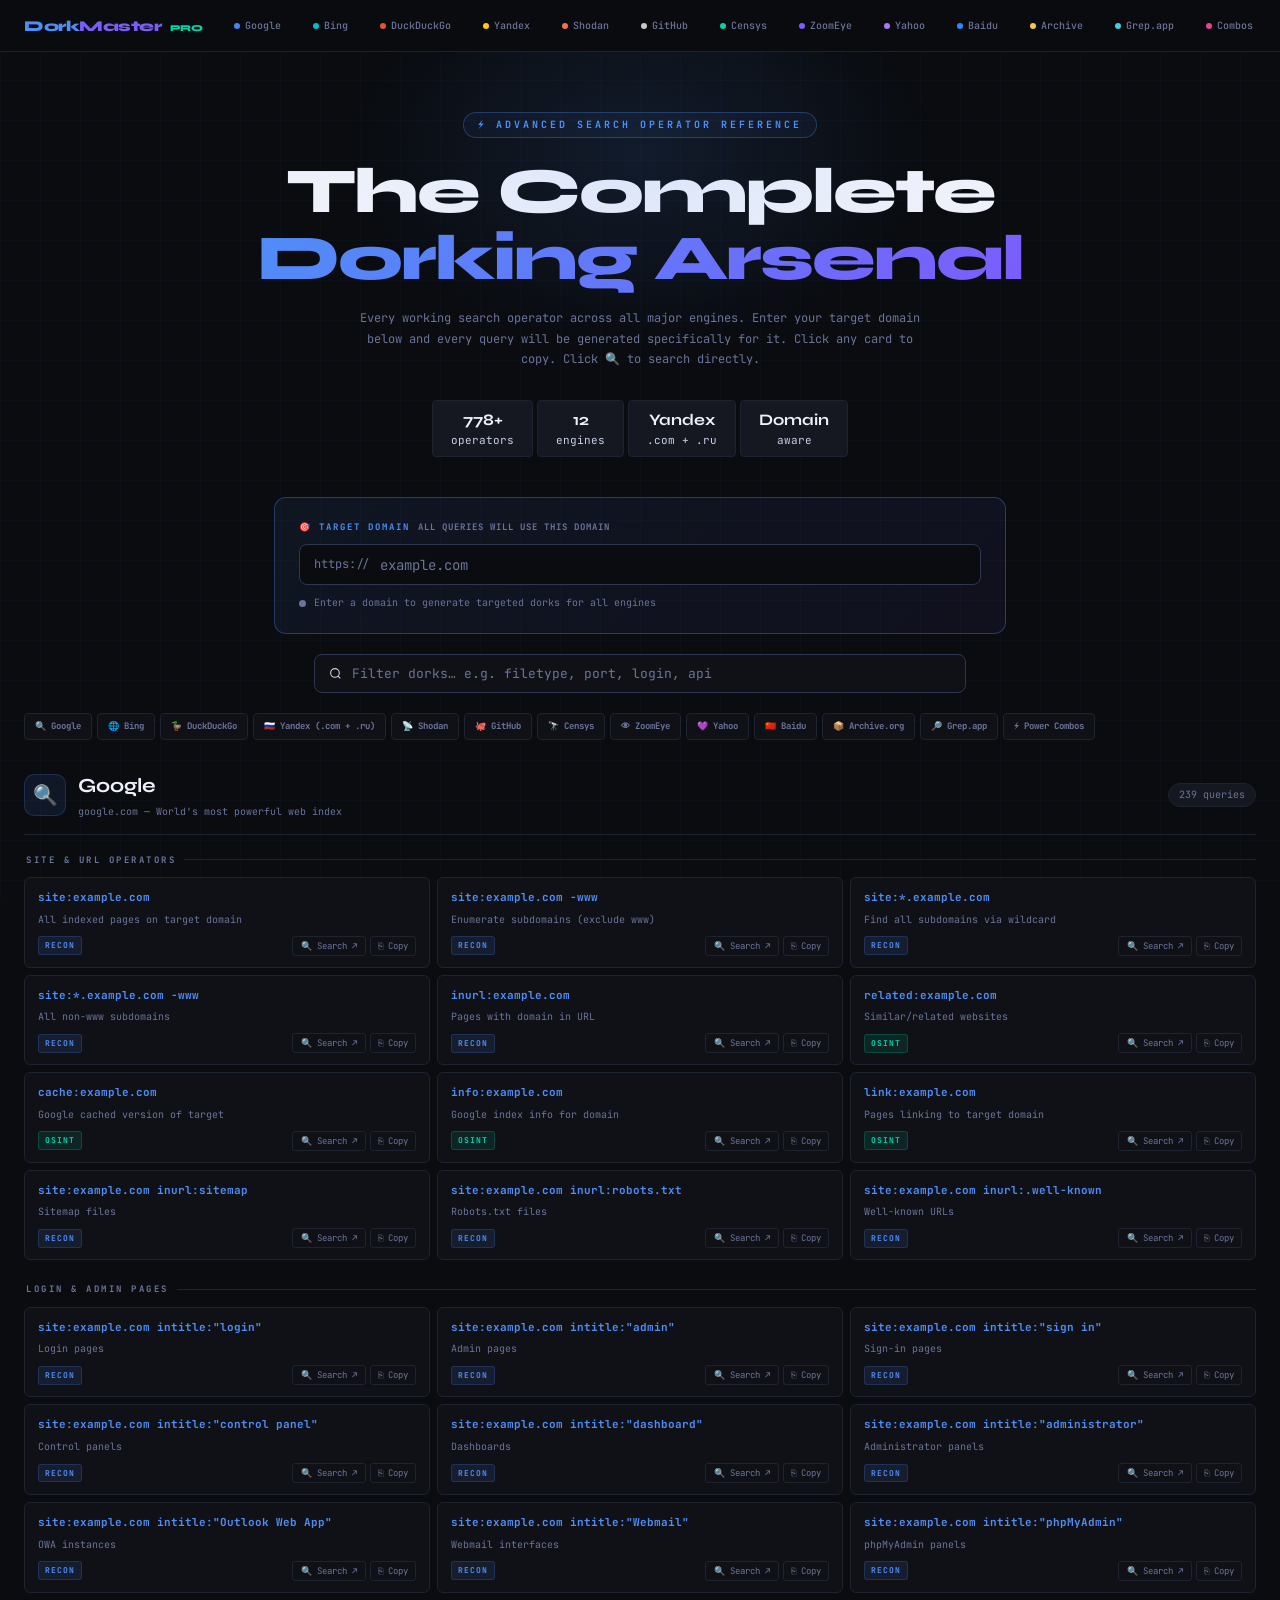
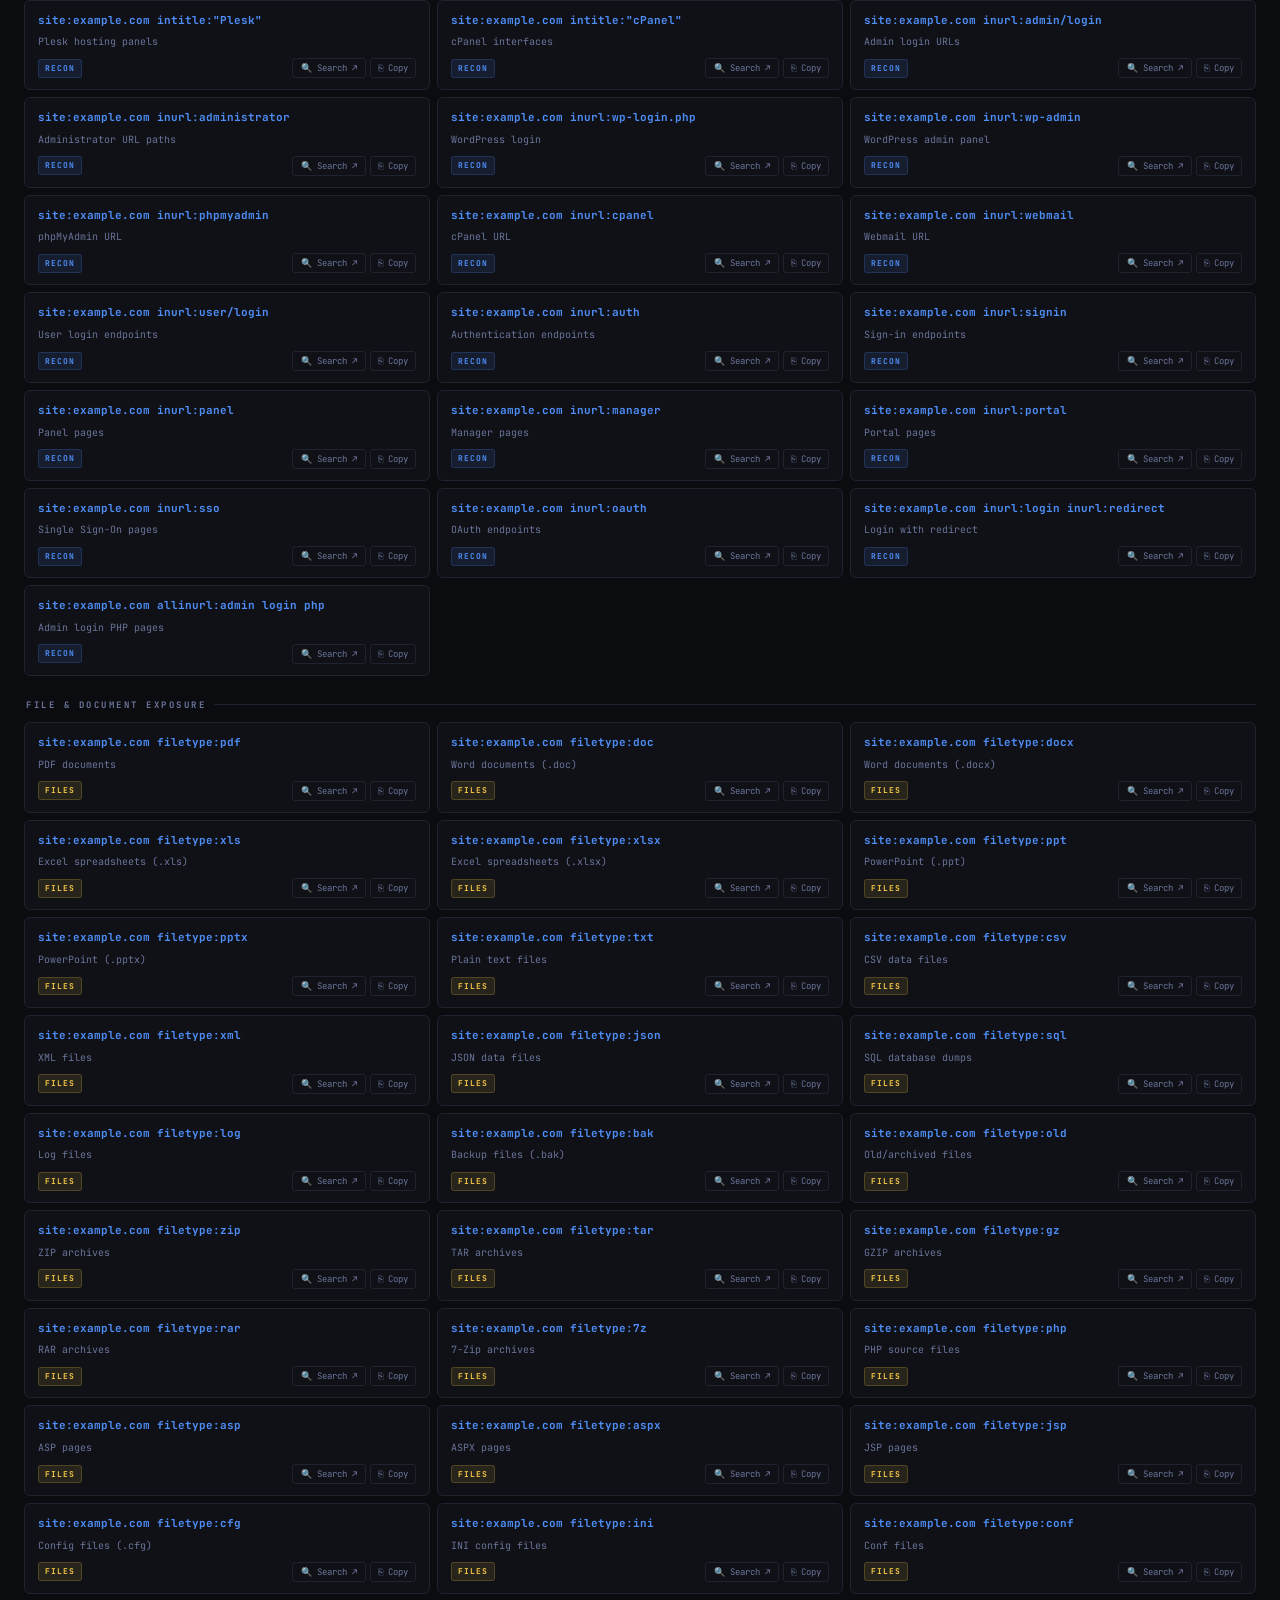
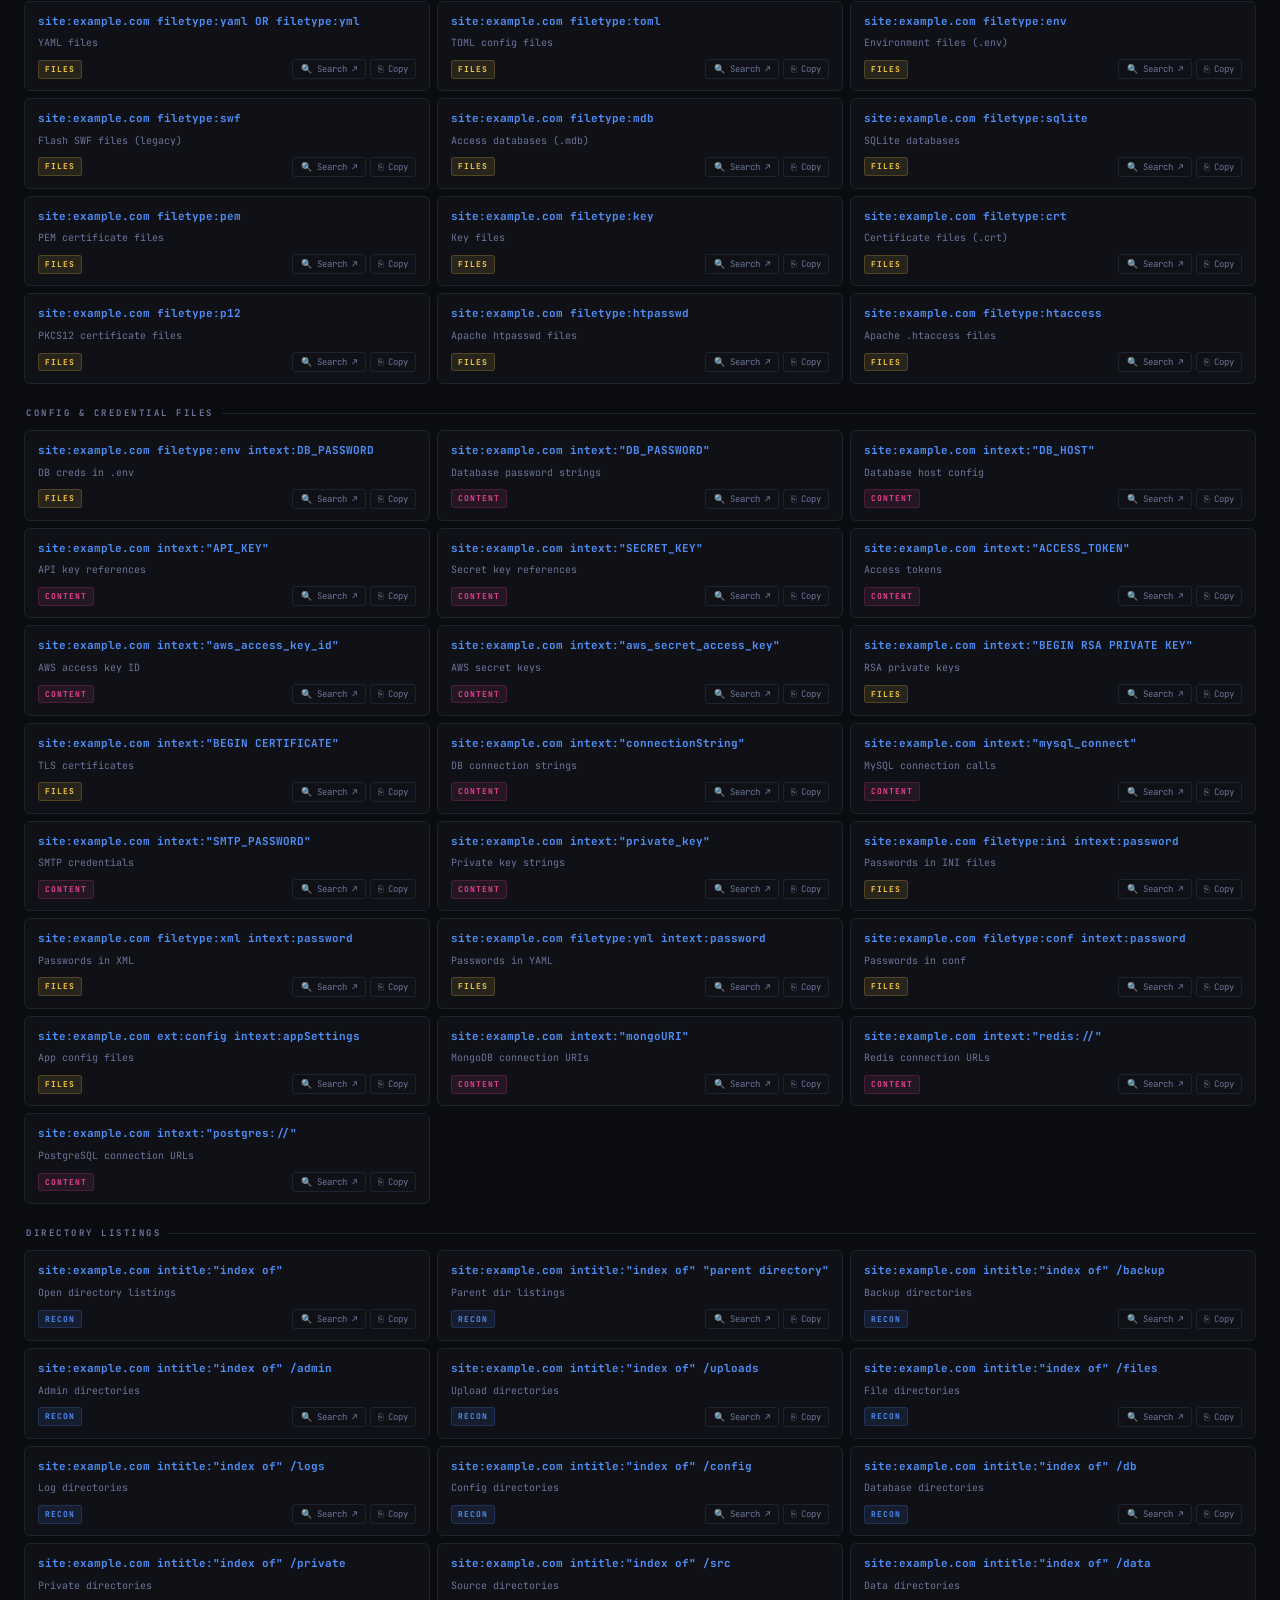
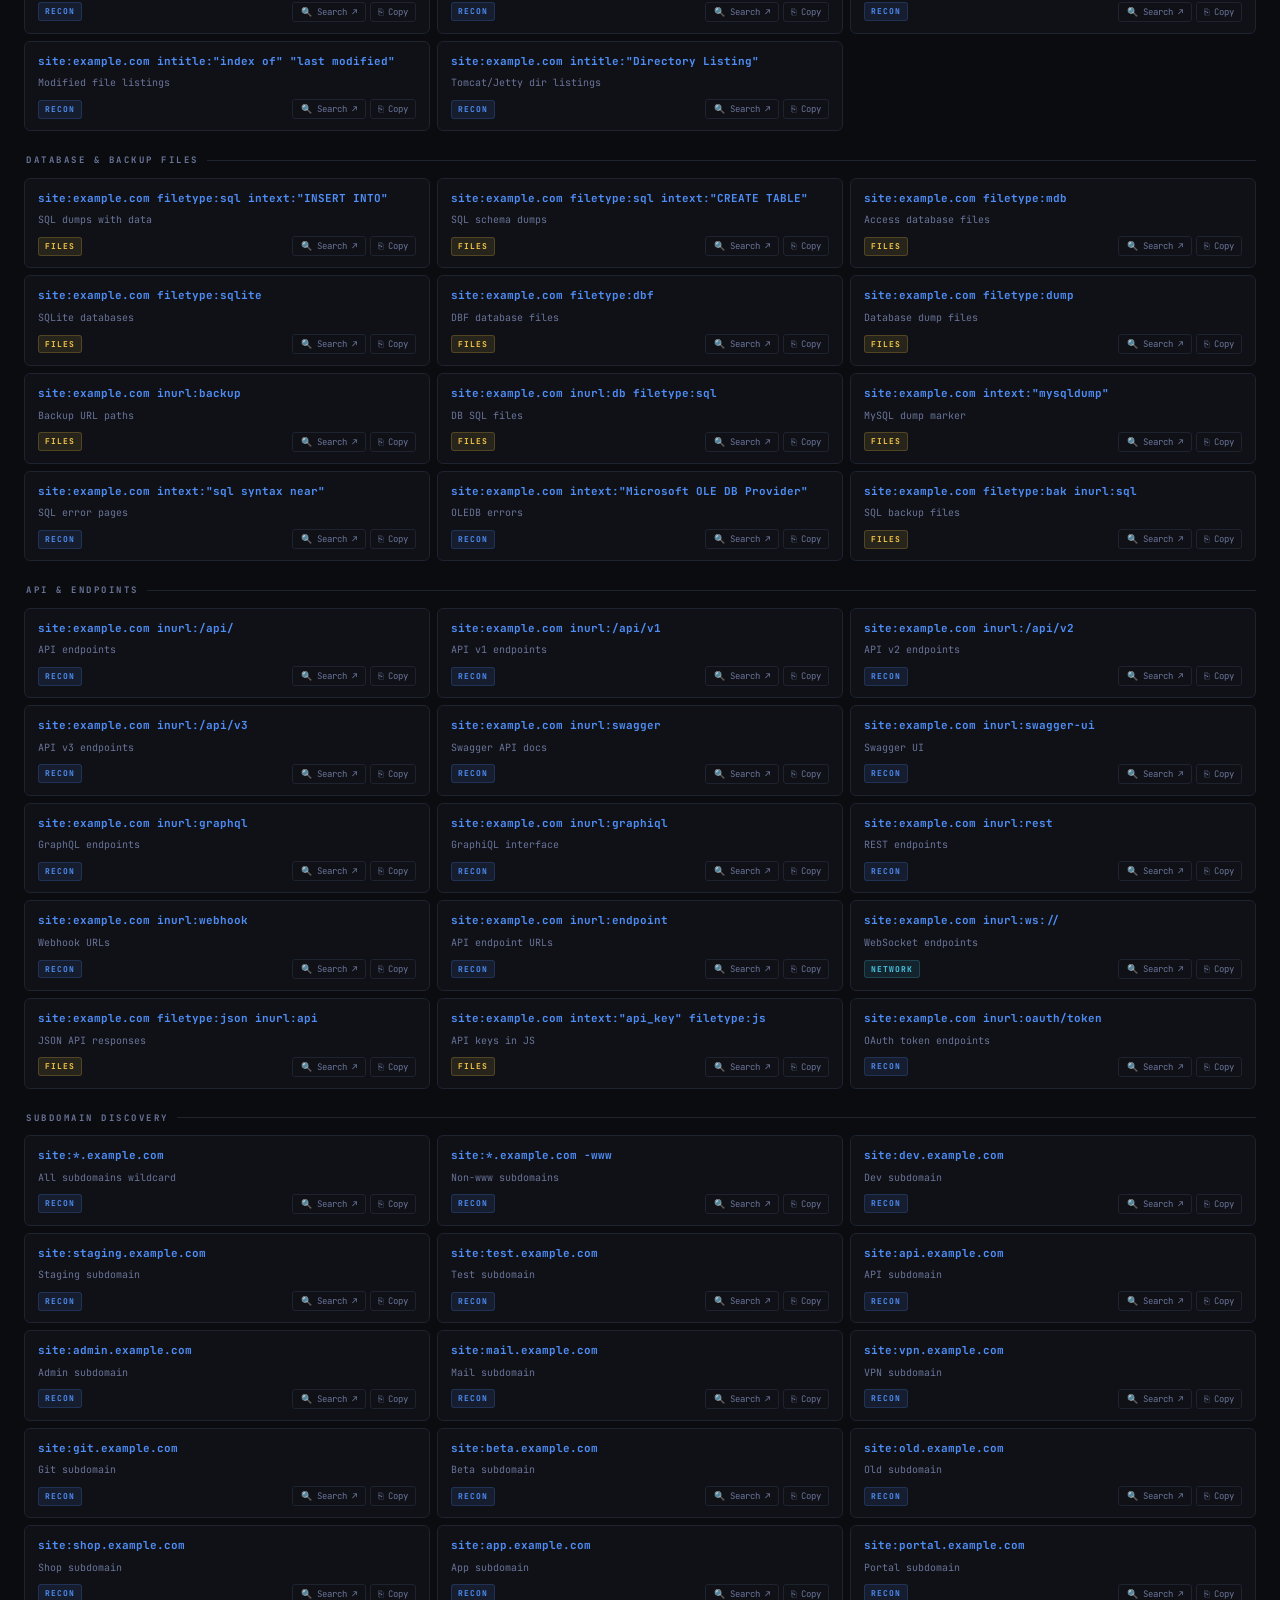
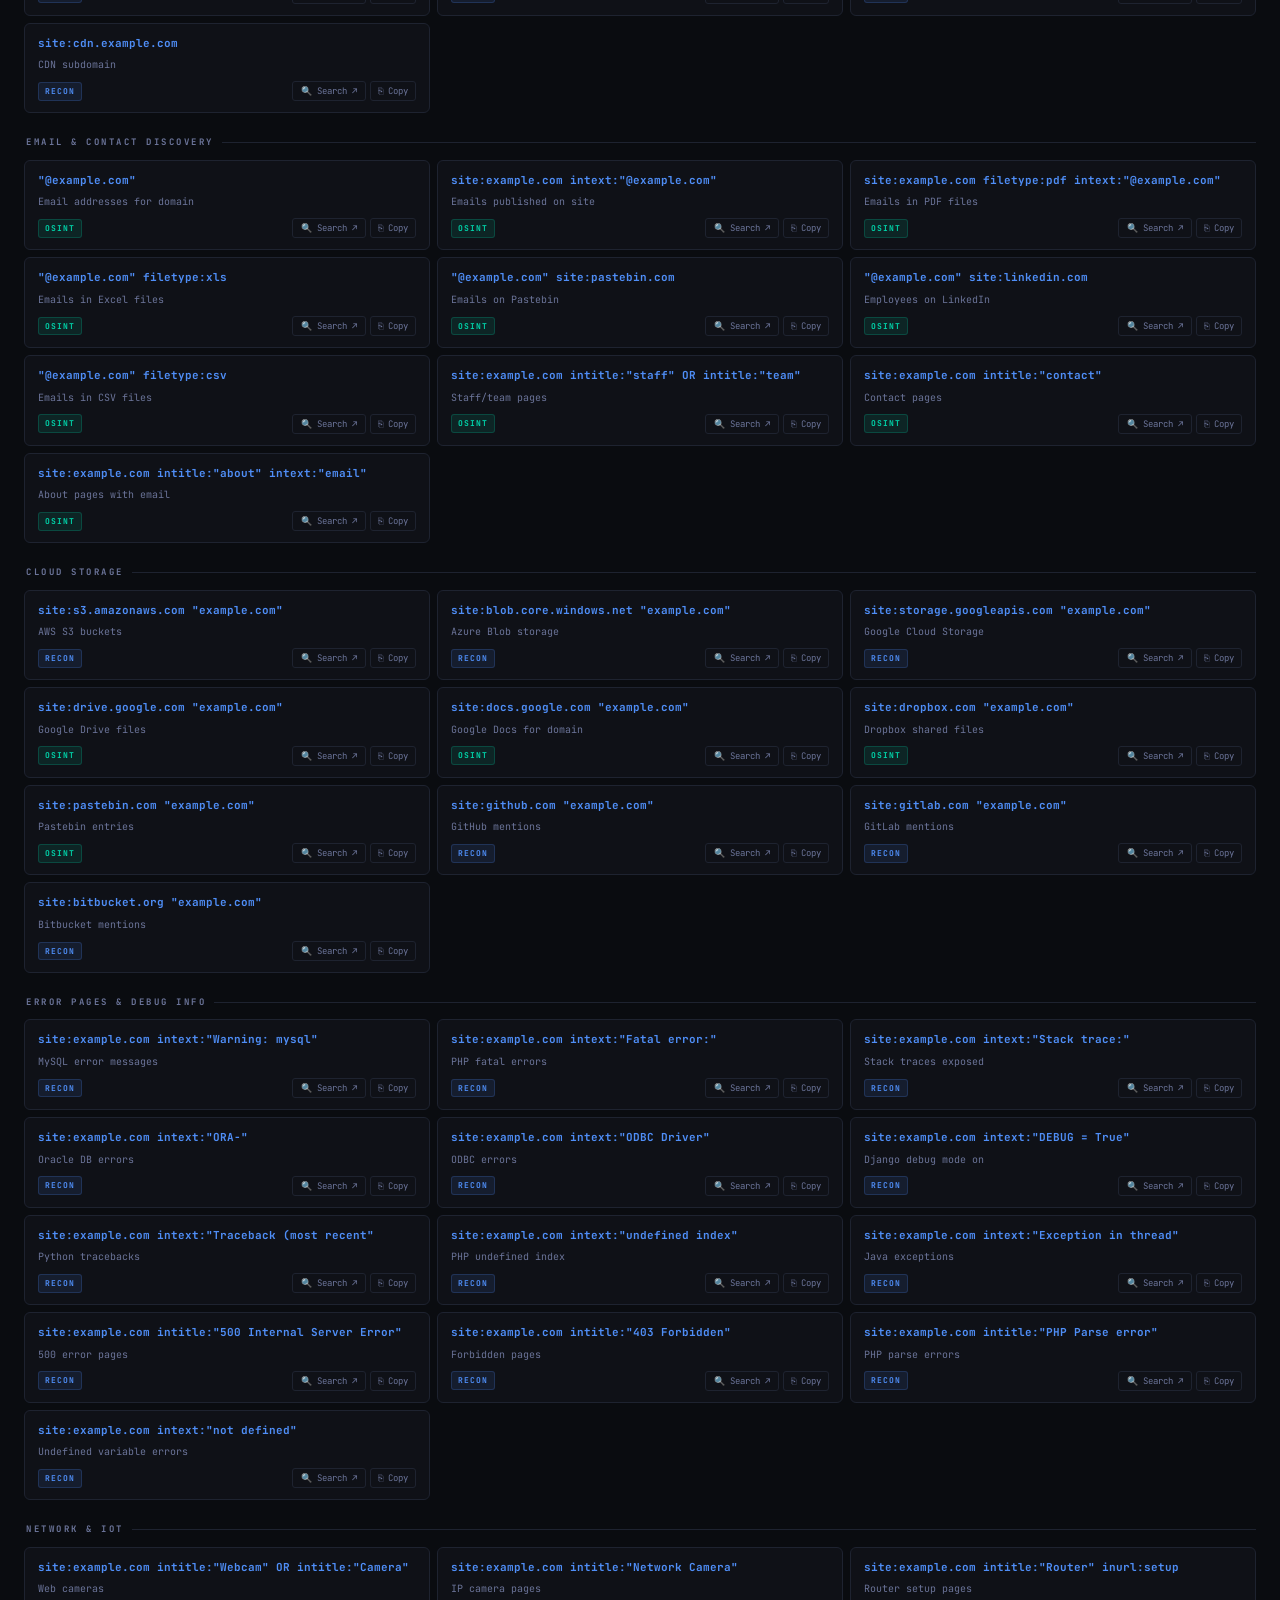
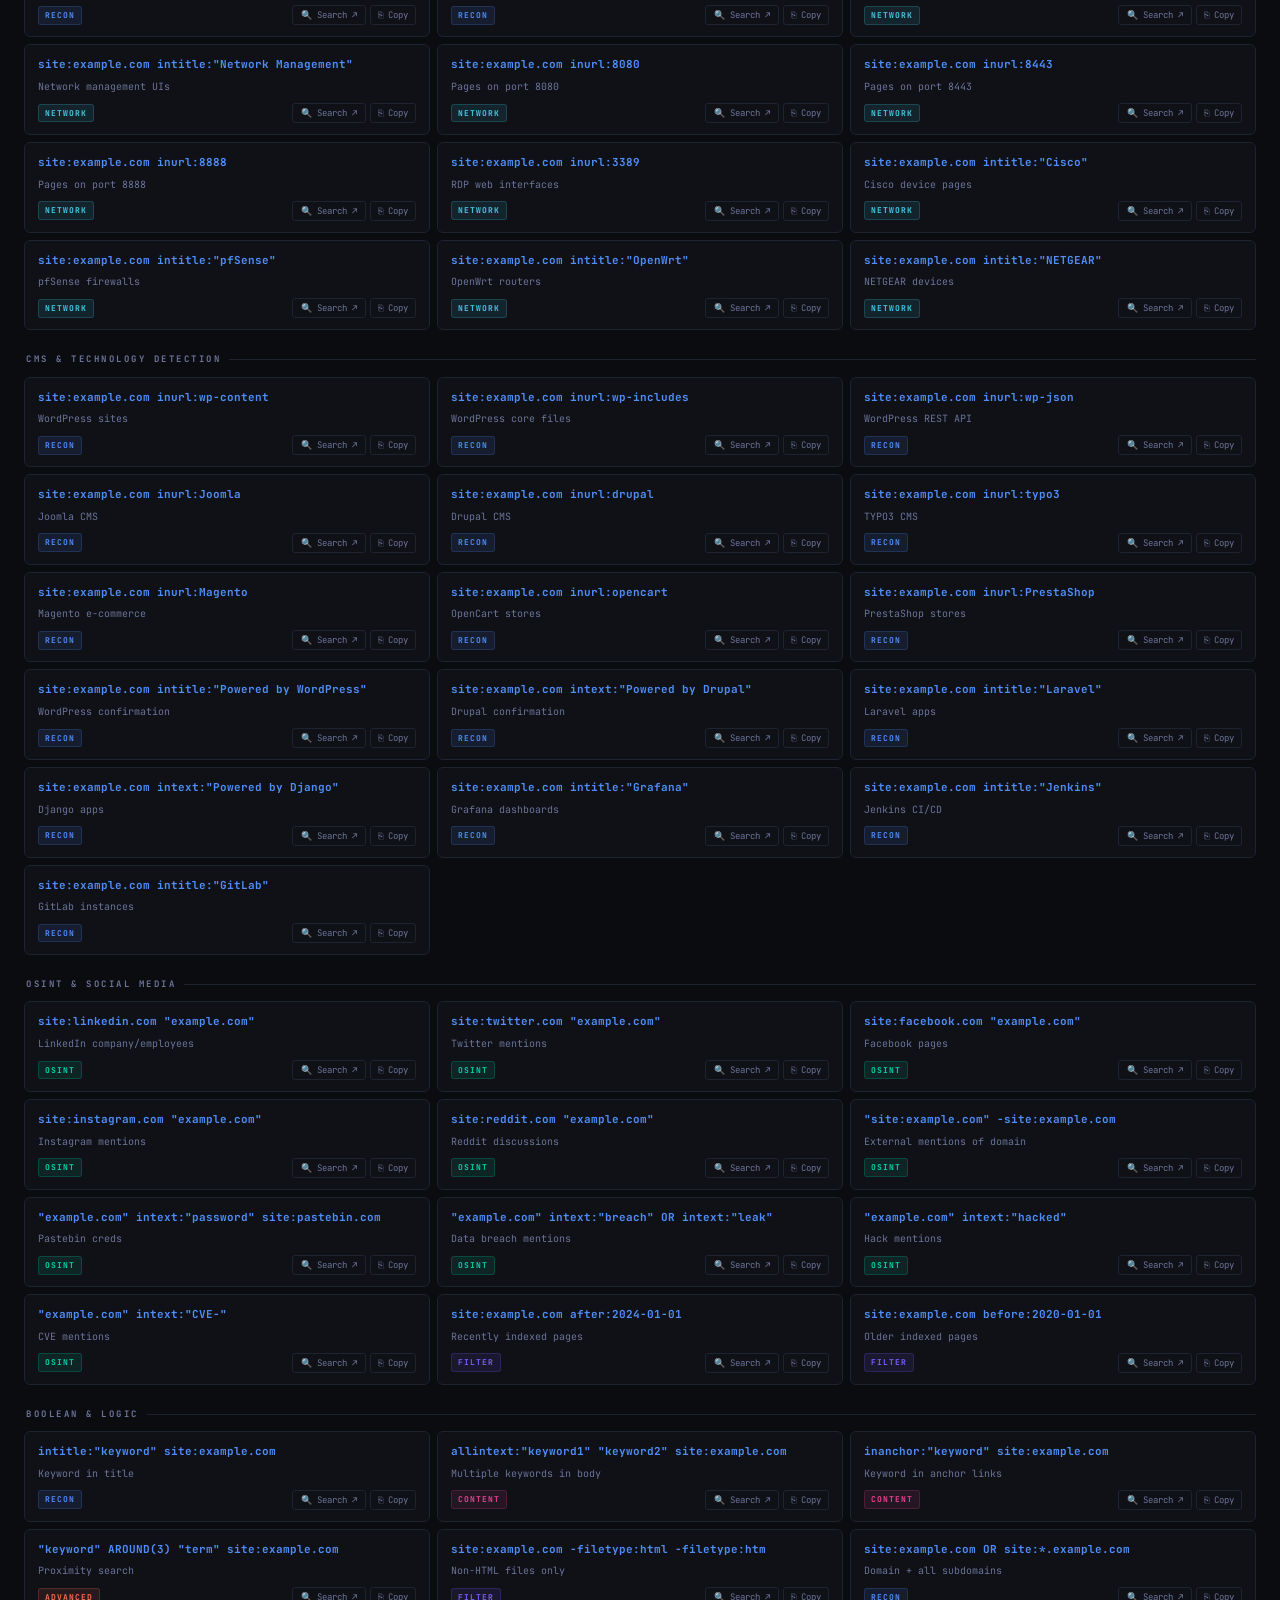
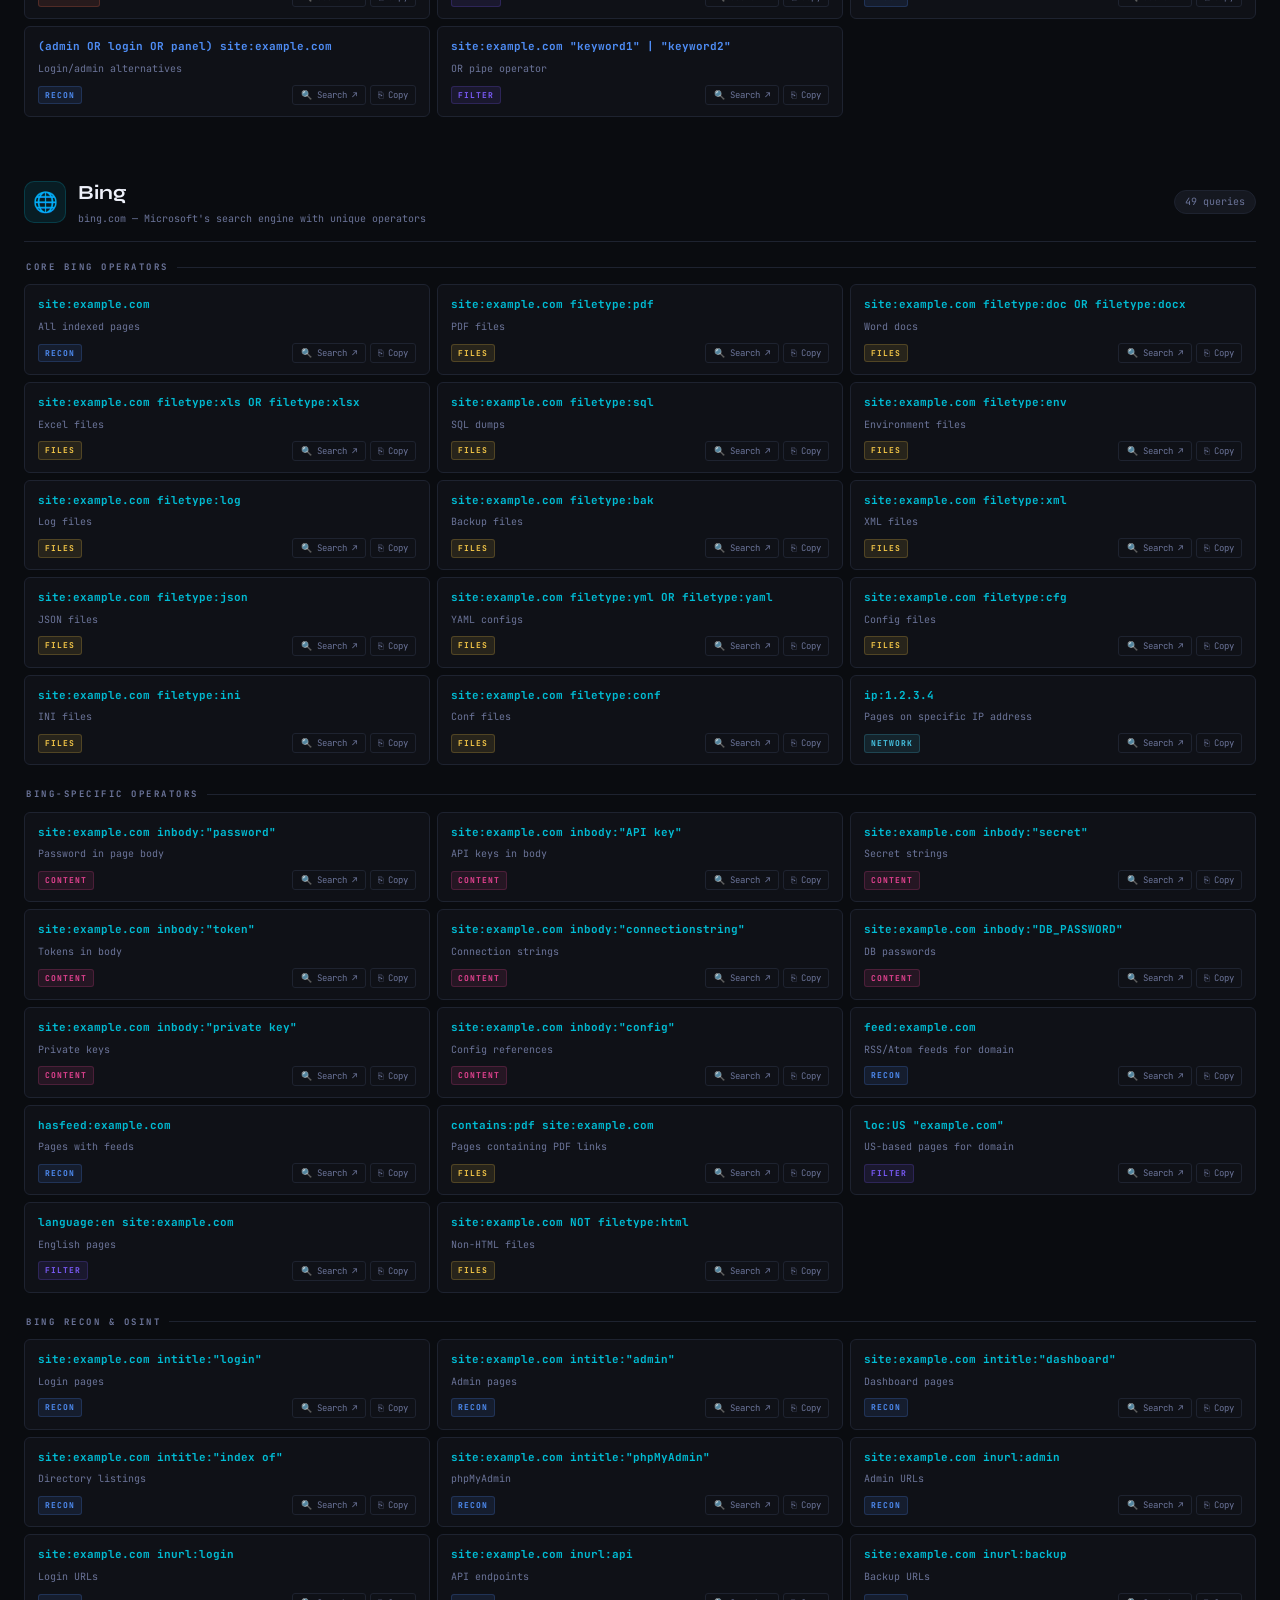
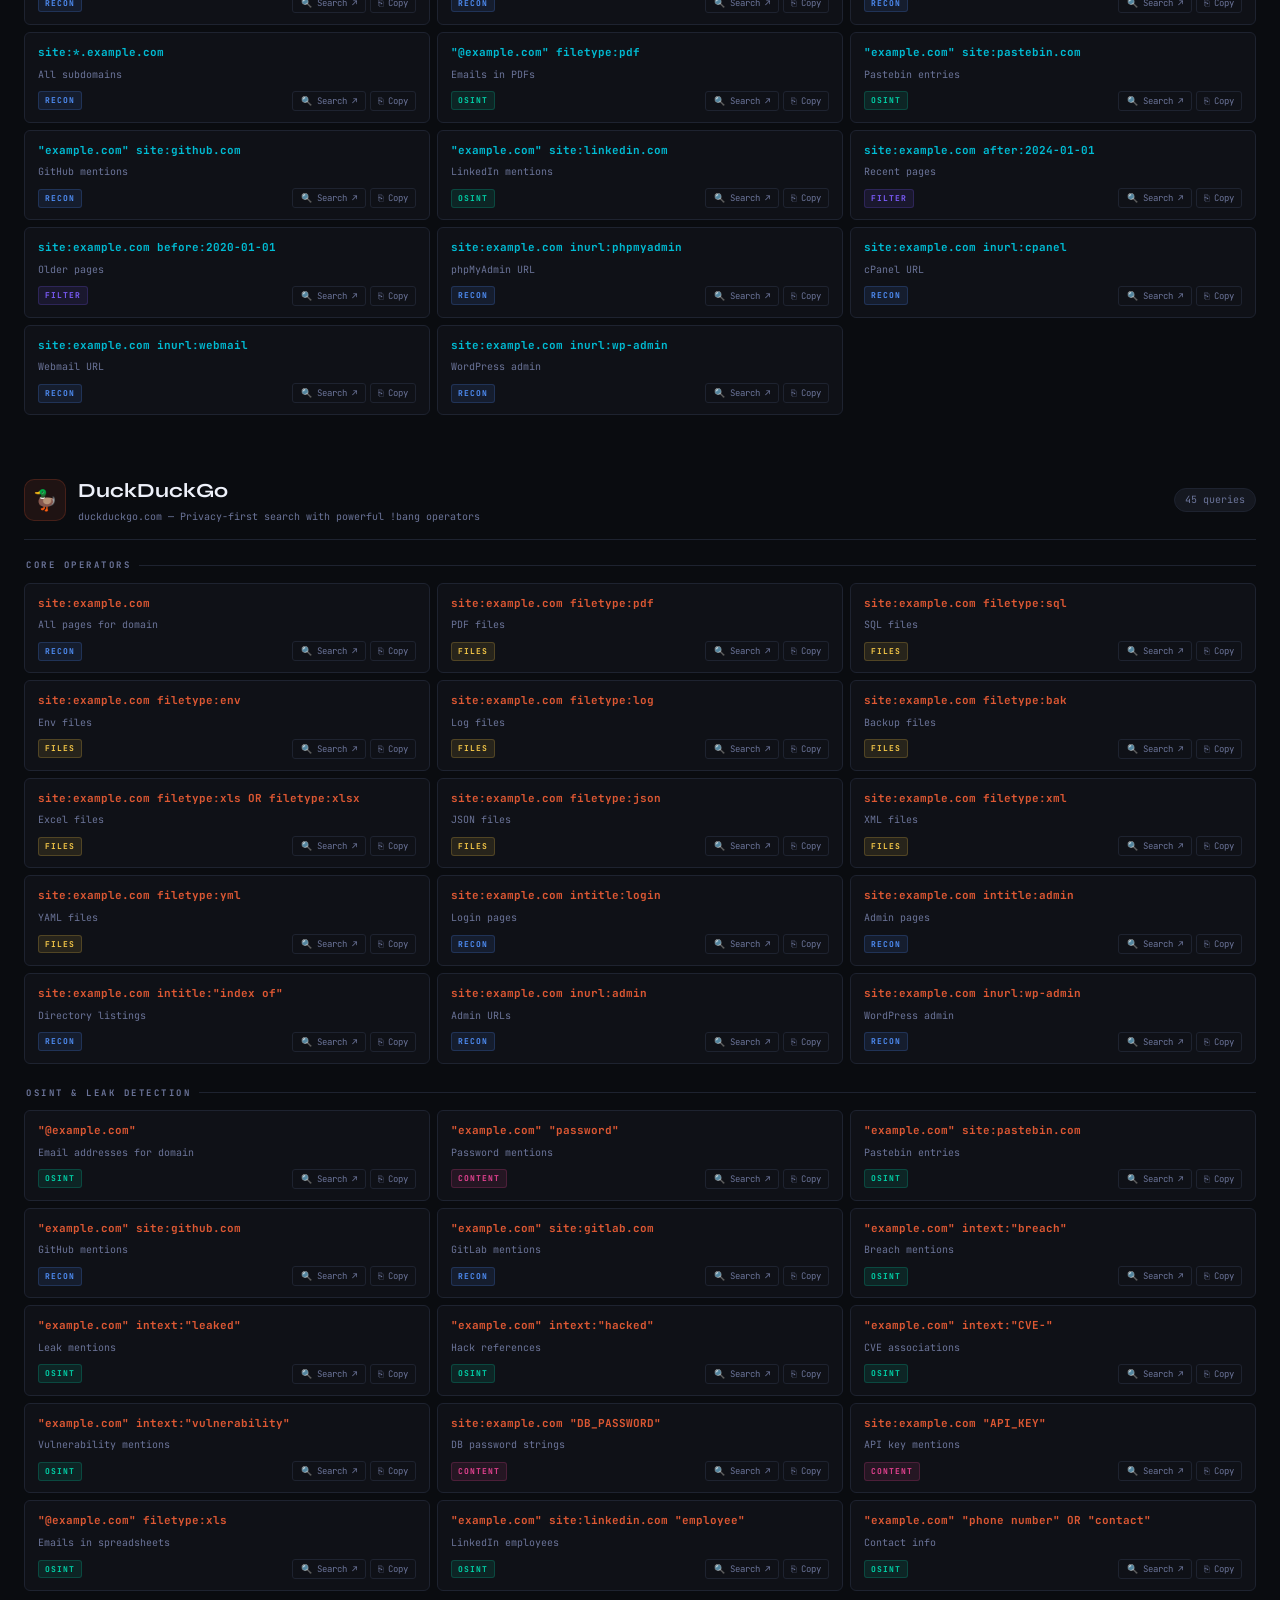
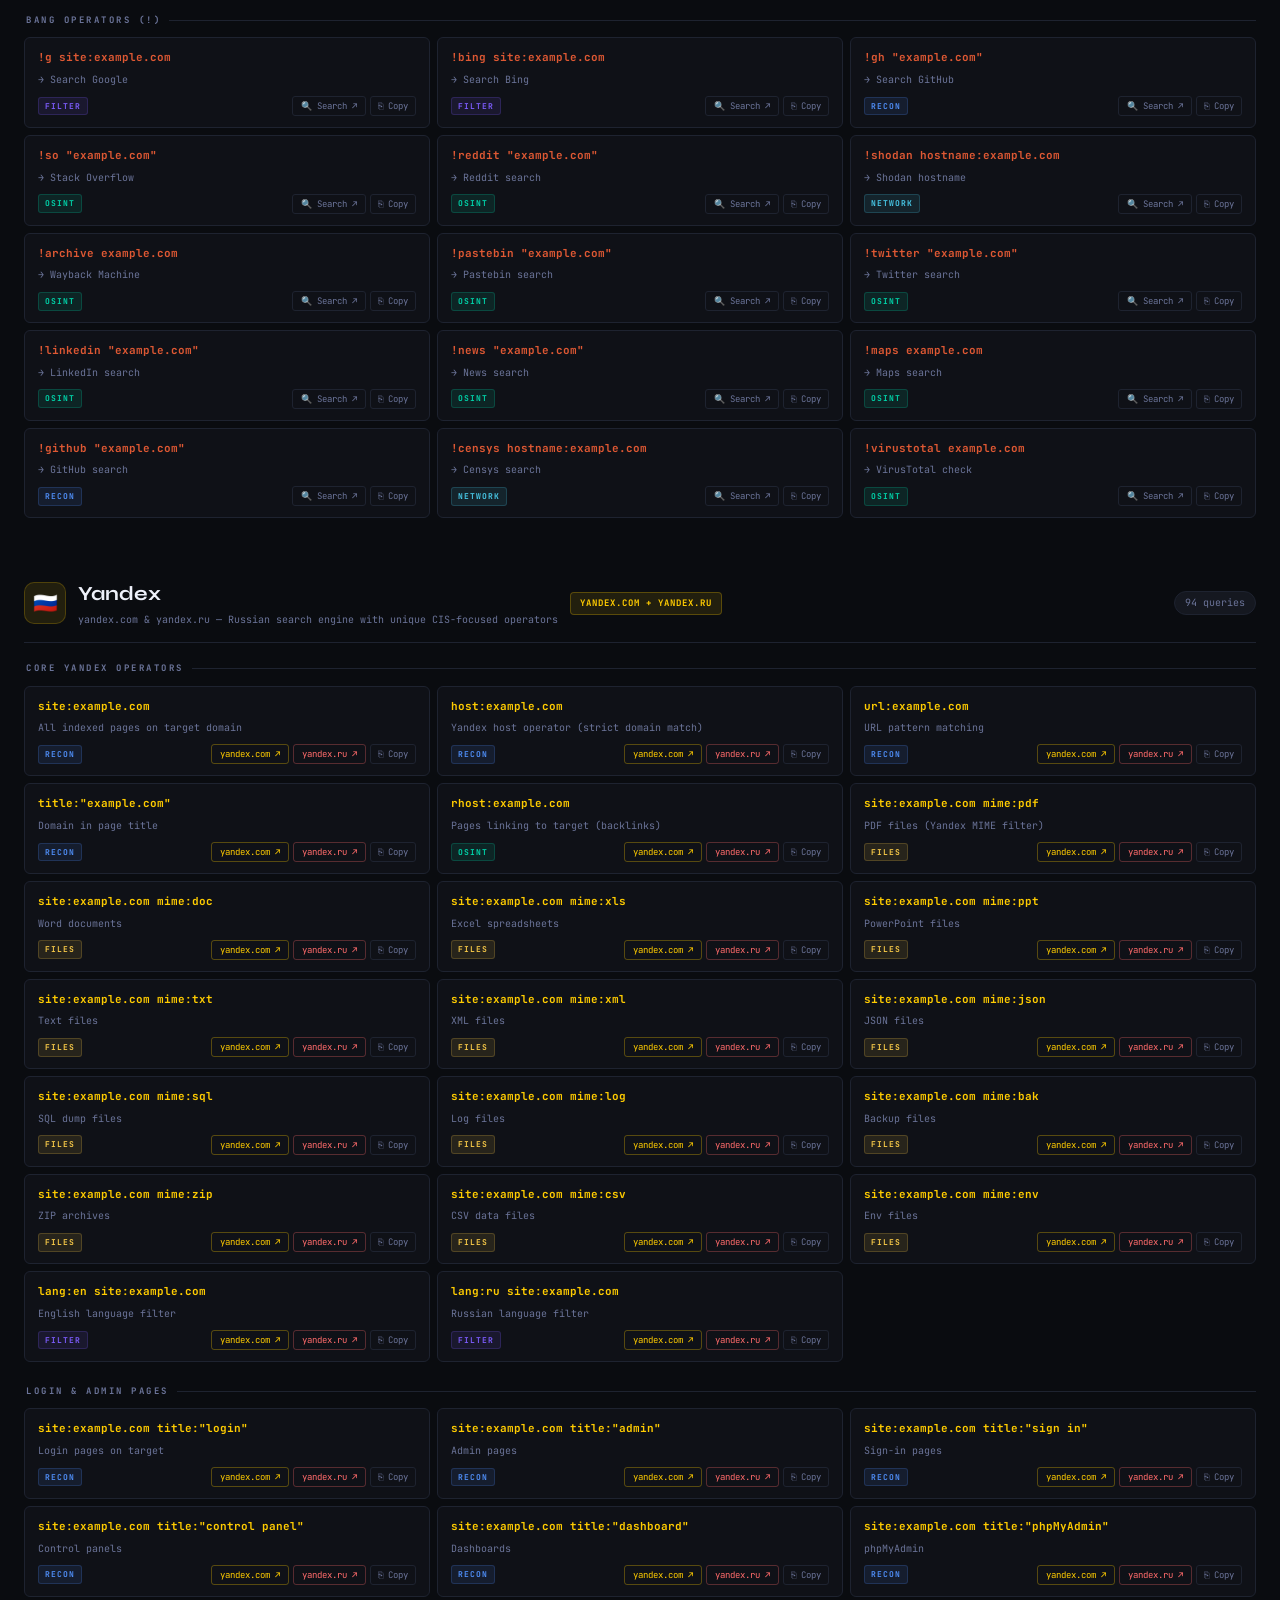
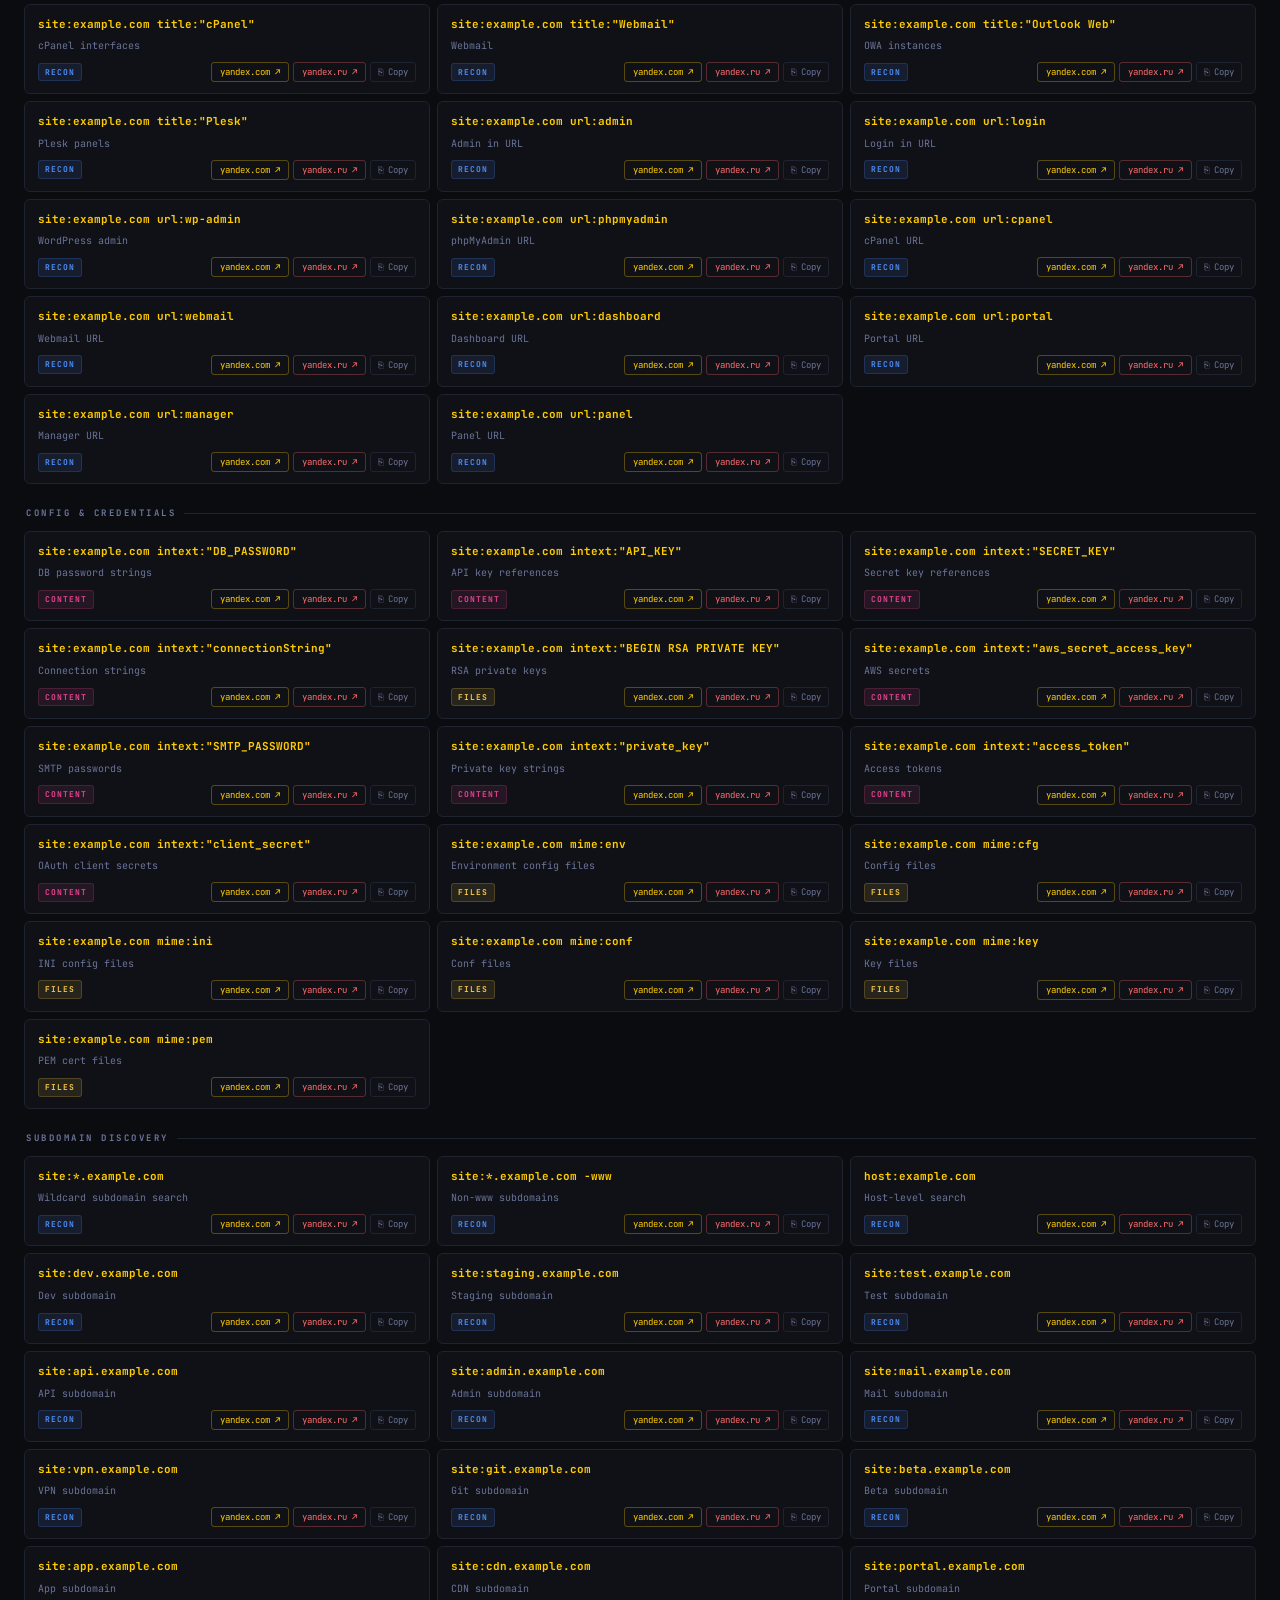
<file: dork/big.html>
<!DOCTYPE html>
<html lang="en">
<head>
<meta charset="UTF-8">
<meta name="viewport" content="width=device-width, initial-scale=1.0">
<title>DorkMaster Pro — Advanced Search Engine Operators</title>
<link href="https://fonts.googleapis.com/css2?family=JetBrains+Mono:wght@300;400;500;700&family=Syne:wght@400;600;700;800&display=swap" rel="stylesheet">
<style>
  :root {
    --bg: #0a0c10; --bg2: #0f1117; --bg3: #151820;
    --border: #1e2330; --border-bright: #2e3650;
    --text: #c8d0e8; --text-dim: #6b7499; --text-bright: #eef1fa;
    --accent: #4f8ef7; --accent2: #7c5cfc; --accent3: #00d4aa;
    --accent4: #f7c948; --accent5: #f76f4f; --accent6: #e84393;
    --accent7: #48c9e8; --glow: rgba(79,142,247,0.15);
  }
  *, *::before, *::after { box-sizing: border-box; margin: 0; padding: 0; }
  html { scroll-behavior: smooth; }
  body { background: var(--bg); color: var(--text); font-family: 'JetBrains Mono', monospace; font-size: 13px; line-height: 1.6; overflow-x: hidden; }
  body::before { content: ''; position: fixed; inset: 0; background-image: linear-gradient(rgba(79,142,247,0.03) 1px, transparent 1px), linear-gradient(90deg, rgba(79,142,247,0.03) 1px, transparent 1px); background-size: 40px 40px; pointer-events: none; z-index: 0; }

  /* NAV */
  nav { position: sticky; top: 0; z-index: 100; background: rgba(10,12,16,0.95); backdrop-filter: blur(16px); border-bottom: 1px solid var(--border); padding: 0 1.5rem; display: flex; align-items: center; gap: 1rem; height: 52px; overflow-x: auto; }
  nav::-webkit-scrollbar { height: 0; }
  .nav-logo { font-family: 'Syne', sans-serif; font-weight: 800; font-size: 15px; color: var(--accent); white-space: nowrap; letter-spacing: -0.5px; margin-right: 0.5rem; flex-shrink: 0; }
  .nav-logo span { color: var(--accent2); }
  .nav-link { color: var(--text-dim); text-decoration: none; font-size: 10px; font-weight: 500; white-space: nowrap; padding: 4px 8px; border-radius: 4px; transition: all 0.15s; display: flex; align-items: center; gap: 5px; }
  .nav-link:hover { color: var(--text-bright); background: var(--bg3); }
  .nav-link .dot { width: 6px; height: 6px; border-radius: 50%; flex-shrink: 0; }

  /* HERO */
  .hero { position: relative; z-index: 1; padding: 60px 2rem 40px; text-align: center; overflow: hidden; }
  .hero::before { content: ''; position: absolute; top: -100px; left: 50%; transform: translateX(-50%); width: 600px; height: 400px; background: radial-gradient(ellipse, rgba(79,142,247,0.12) 0%, transparent 70%); pointer-events: none; }
  .hero-label { display: inline-block; font-size: 10px; font-weight: 700; letter-spacing: 3px; color: var(--accent); text-transform: uppercase; border: 1px solid rgba(79,142,247,0.3); padding: 4px 14px; border-radius: 20px; margin-bottom: 20px; background: rgba(79,142,247,0.05); }
  .hero h1 { font-family: 'Syne', sans-serif; font-size: clamp(32px, 5vw, 64px); font-weight: 800; color: var(--text-bright); line-height: 1.05; letter-spacing: -2px; margin-bottom: 16px; }
  .hero h1 em { font-style: normal; background: linear-gradient(135deg, var(--accent), var(--accent2)); -webkit-background-clip: text; -webkit-text-fill-color: transparent; background-clip: text; }
  .hero p { max-width: 580px; margin: 0 auto 30px; color: var(--text-dim); font-size: 12px; line-height: 1.7; }
  .stats-row { display: flex; justify-content: center; gap: 4px; flex-wrap: wrap; margin-bottom: 0; }
  .stat-pill { background: var(--bg3); border: 1px solid var(--border); padding: 6px 18px; border-radius: 4px; font-size: 11px; }
  .stat-pill strong { color: var(--text-bright); font-size: 16px; font-family: 'Syne', sans-serif; display: block; }

  /* TARGET DOMAIN SECTION */
  .target-section { position: relative; z-index: 1; max-width: 780px; margin: 0 auto 20px; padding: 0 1.5rem; }
  .target-box { background: linear-gradient(135deg, rgba(79,142,247,0.08), rgba(124,92,252,0.06)); border: 1px solid rgba(79,142,247,0.35); border-radius: 12px; padding: 22px 24px; }
  .target-label { font-size: 9px; font-weight: 700; letter-spacing: 2px; text-transform: uppercase; color: var(--accent); margin-bottom: 10px; display: flex; align-items: center; gap: 8px; }
  .target-label::after { content: 'ALL QUERIES WILL USE THIS DOMAIN'; font-size: 9px; color: var(--text-dim); letter-spacing: 1px; }
  .target-row { display: flex; gap: 10px; align-items: center; }
  .target-input-wrap { flex: 1; position: relative; display: flex; align-items: center; background: var(--bg); border: 1.5px solid var(--border-bright); border-radius: 8px; padding: 10px 14px; gap: 10px; transition: border-color 0.2s, box-shadow 0.2s; }
  .target-input-wrap:focus-within { border-color: var(--accent); box-shadow: 0 0 0 3px rgba(79,142,247,0.12); }
  .target-prefix { color: var(--text-dim); font-size: 12px; flex-shrink: 0; }
  #target-domain { flex: 1; background: none; border: none; outline: none; color: var(--text-bright); font-family: 'JetBrains Mono', monospace; font-size: 14px; font-weight: 500; }
  #target-domain::placeholder { color: var(--text-dim); font-weight: 400; }
  .target-clear { background: none; border: none; color: var(--text-dim); cursor: pointer; font-size: 16px; padding: 0 4px; transition: color 0.15s; }
  .target-clear:hover { color: var(--accent5); }
  .target-status { font-size: 10px; margin-top: 10px; display: flex; align-items: center; gap: 8px; }
  .target-status-dot { width: 7px; height: 7px; border-radius: 50%; background: var(--text-dim); flex-shrink: 0; }
  .target-status-dot.active { background: var(--accent3); box-shadow: 0 0 6px var(--accent3); }
  .target-status-text { color: var(--text-dim); }
  .target-status-text.active { color: var(--accent3); }

  /* FILTER BAR */
  .search-wrap { position: relative; z-index: 1; max-width: 700px; margin: 0 auto 20px; padding: 0 1.5rem; }
  .search-bar { display: flex; align-items: center; background: var(--bg2); border: 1px solid var(--border-bright); border-radius: 8px; padding: 10px 14px; gap: 10px; transition: border-color 0.2s, box-shadow 0.2s; }
  .search-bar:focus-within { border-color: var(--accent); box-shadow: 0 0 0 3px rgba(79,142,247,0.1); }
  .search-bar input { flex: 1; background: none; border: none; outline: none; color: var(--text-bright); font-family: 'JetBrains Mono', monospace; font-size: 13px; }
  .search-bar input::placeholder { color: var(--text-dim); }
  #search-count { font-size: 10px; color: var(--text-dim); white-space: nowrap; }

  /* MAIN */
  .main { position: relative; z-index: 1; max-width: 1400px; margin: 0 auto; padding: 0 1.5rem 100px; }

  /* ENGINE SECTION */
  .engine-section { margin-bottom: 60px; animation: fadeUp 0.4s ease both; }
  @keyframes fadeUp { from { opacity: 0; transform: translateY(16px); } to { opacity: 1; transform: translateY(0); } }
  .engine-header { display: flex; align-items: center; gap: 14px; margin-bottom: 18px; padding-bottom: 14px; border-bottom: 1px solid var(--border); flex-wrap: wrap; gap: 12px; }
  .engine-icon { width: 42px; height: 42px; border-radius: 10px; display: flex; align-items: center; justify-content: center; font-size: 20px; flex-shrink: 0; }
  .engine-title { font-family: 'Syne', sans-serif; font-size: 20px; font-weight: 700; color: var(--text-bright); }
  .engine-subtitle { font-size: 10px; color: var(--text-dim); margin-top: 2px; }
  .engine-count { margin-left: auto; font-size: 10px; color: var(--text-dim); background: var(--bg3); border: 1px solid var(--border); padding: 3px 10px; border-radius: 20px; white-space: nowrap; }
  .engine-dual-badge { font-size: 9px; font-weight: 700; letter-spacing: 1px; text-transform: uppercase; color: #ffcc00; background: rgba(255,204,0,0.1); border: 1px solid rgba(255,204,0,0.25); padding: 3px 9px; border-radius: 4px; }

  /* CATEGORY */
  .category-group { margin-bottom: 22px; }
  .category-label { font-size: 9px; font-weight: 700; letter-spacing: 2.5px; text-transform: uppercase; color: var(--text-dim); margin-bottom: 10px; padding-left: 2px; display: flex; align-items: center; gap: 8px; }
  .category-label::after { content: ''; flex: 1; height: 1px; background: var(--border); }

  /* DORK GRID */
  .dork-grid { display: grid; grid-template-columns: repeat(auto-fill, minmax(320px, 1fr)); gap: 7px; }
  .dork-card { background: var(--bg2); border: 1px solid var(--border); border-radius: 6px; padding: 11px 13px; display: flex; flex-direction: column; gap: 5px; position: relative; overflow: hidden; transition: all 0.15s; }
  .dork-card::before { content: ''; position: absolute; left: 0; top: 0; bottom: 0; width: 3px; border-radius: 3px 0 0 3px; opacity: 0; transition: opacity 0.15s; }
  .dork-card:hover { border-color: var(--border-bright); background: var(--bg3); transform: translateX(2px); }
  .dork-card:hover::before { opacity: 1; }
  .dork-card.copied { border-color: var(--accent3) !important; }
  .dork-operator { font-family: 'JetBrains Mono', monospace; font-size: 11px; font-weight: 700; color: var(--text-bright); word-break: break-all; cursor: pointer; }
  .dork-operator:hover { color: var(--accent); }
  .dork-desc { font-size: 10px; color: var(--text-dim); line-height: 1.5; }
  .card-footer { display: flex; align-items: center; gap: 6px; flex-wrap: wrap; margin-top: 4px; }
  .dork-tag { display: inline-block; font-size: 8px; font-weight: 700; letter-spacing: 1px; text-transform: uppercase; padding: 2px 6px; border-radius: 3px; }
  .tag-osint { background: rgba(0,212,170,0.1); color: var(--accent3); border: 1px solid rgba(0,212,170,0.2); }
  .tag-recon { background: rgba(79,142,247,0.1); color: var(--accent); border: 1px solid rgba(79,142,247,0.2); }
  .tag-files { background: rgba(247,201,72,0.1); color: var(--accent4); border: 1px solid rgba(247,201,72,0.2); }
  .tag-filter { background: rgba(124,92,252,0.1); color: var(--accent2); border: 1px solid rgba(124,92,252,0.2); }
  .tag-advanced { background: rgba(247,111,79,0.1); color: var(--accent5); border: 1px solid rgba(247,111,79,0.2); }
  .tag-network { background: rgba(72,201,232,0.1); color: var(--accent7); border: 1px solid rgba(72,201,232,0.2); }
  .tag-content { background: rgba(232,67,147,0.1); color: var(--accent6); border: 1px solid rgba(232,67,147,0.2); }

  /* SEARCH / ACTION BUTTONS */
  .btn-row { display: flex; gap: 4px; align-items: center; margin-left: auto; flex-shrink: 0; }
  .copy-btn { background: none; border: 1px solid var(--border); color: var(--text-dim); cursor: pointer; padding: 3px 7px; border-radius: 3px; transition: all 0.15s; font-size: 9px; font-family: 'JetBrains Mono', monospace; }
  .copy-btn:hover { color: var(--accent); border-color: var(--accent); }
  .search-btn { background: none; border: 1px solid var(--border); color: var(--text-dim); cursor: pointer; padding: 3px 8px; border-radius: 3px; transition: all 0.15s; font-size: 9px; font-family: 'JetBrains Mono', monospace; white-space: nowrap; }
  .search-btn:hover { color: var(--text-bright); background: var(--bg3); border-color: var(--border-bright); }
  .search-btn.com { color: #ffcc00; border-color: rgba(255,204,0,0.3); }
  .search-btn.com:hover { background: rgba(255,204,0,0.08); border-color: #ffcc00; }
  .search-btn.ru { color: #ff6b6b; border-color: rgba(255,107,107,0.3); }
  .search-btn.ru:hover { background: rgba(255,107,107,0.08); border-color: #ff6b6b; }

  /* ENGINE COLORS */
  .google .engine-icon { background: rgba(79,142,247,0.1); border: 1px solid rgba(79,142,247,0.2); }
  .google .dork-card::before { background: var(--accent); }
  .google .dork-operator { color: var(--accent); }
  .bing .engine-icon { background: rgba(0,188,212,0.1); border: 1px solid rgba(0,188,212,0.2); }
  .bing .dork-card::before { background: #00bcd4; }
  .bing .dork-operator { color: #00bcd4; }
  .duckduckgo .engine-icon { background: rgba(222,88,51,0.1); border: 1px solid rgba(222,88,51,0.2); }
  .duckduckgo .dork-card::before { background: #de5833; }
  .duckduckgo .dork-operator { color: #de5833; }
  .shodan .engine-icon { background: rgba(247,111,79,0.1); border: 1px solid rgba(247,111,79,0.2); }
  .shodan .dork-card::before { background: var(--accent5); }
  .shodan .dork-operator { color: var(--accent5); }
  .github .engine-icon { background: rgba(200,200,200,0.1); border: 1px solid rgba(200,200,200,0.2); }
  .github .dork-card::before { background: #c8c8c8; }
  .github .dork-operator { color: #c8c8c8; }
  .censys .engine-icon { background: rgba(0,212,170,0.1); border: 1px solid rgba(0,212,170,0.2); }
  .censys .dork-card::before { background: var(--accent3); }
  .censys .dork-operator { color: var(--accent3); }
  .zoomeye .engine-icon { background: rgba(124,92,252,0.1); border: 1px solid rgba(124,92,252,0.2); }
  .zoomeye .dork-card::before { background: var(--accent2); }
  .zoomeye .dork-operator { color: var(--accent2); }
  .yandex .engine-icon { background: rgba(255,204,0,0.1); border: 1px solid rgba(255,204,0,0.2); }
  .yandex .dork-card::before { background: #ffcc00; }
  .yandex .dork-operator { color: #ffcc00; }
  .yahoo .engine-icon { background: rgba(170,119,255,0.1); border: 1px solid rgba(170,119,255,0.2); }
  .yahoo .dork-card::before { background: #aa77ff; }
  .yahoo .dork-operator { color: #aa77ff; }
  .baidu .engine-icon { background: rgba(41,138,255,0.1); border: 1px solid rgba(41,138,255,0.2); }
  .baidu .dork-card::before { background: #298aff; }
  .baidu .dork-operator { color: #298aff; }
  .archive .engine-icon { background: rgba(247,201,72,0.1); border: 1px solid rgba(247,201,72,0.2); }
  .archive .dork-card::before { background: var(--accent4); }
  .archive .dork-operator { color: var(--accent4); }
  .grep .engine-icon { background: rgba(72,201,232,0.1); border: 1px solid rgba(72,201,232,0.2); }
  .grep .dork-card::before { background: var(--accent7); }
  .grep .dork-operator { color: var(--accent7); }

  /* COMBOS */
  .ref-section { position: relative; z-index: 1; max-width: 1400px; margin: 0 auto 60px; padding: 0 1.5rem; }
  .ref-title { font-family: 'Syne', sans-serif; font-size: 18px; font-weight: 700; color: var(--text-bright); margin-bottom: 16px; display: flex; align-items: center; gap: 10px; }
  .combo-grid { display: grid; grid-template-columns: repeat(auto-fill, minmax(400px, 1fr)); gap: 8px; }
  .combo-card { background: var(--bg2); border: 1px solid var(--border); border-radius: 6px; padding: 14px 16px; font-size: 11px; }
  .combo-card .combo-title { font-weight: 700; color: var(--text-bright); margin-bottom: 6px; font-size: 12px; }
  .combo-card pre { background: rgba(0,0,0,0.3); border: 1px solid var(--border); border-radius: 4px; padding: 8px 12px; font-size: 11px; color: var(--accent3); overflow-x: auto; line-height: 1.8; margin-top: 6px; white-space: pre-wrap; word-break: break-all; }
  .combo-card .combo-note { color: var(--text-dim); margin-top: 6px; line-height: 1.5; font-size: 10px; }

  /* TOAST */
  .toast { position: fixed; bottom: 30px; right: 30px; background: var(--bg3); border: 1px solid var(--accent3); color: var(--accent3); padding: 10px 18px; border-radius: 6px; font-size: 11px; font-weight: 700; z-index: 999; opacity: 0; transform: translateY(10px); transition: all 0.2s; pointer-events: none; }
  .toast.show { opacity: 1; transform: translateY(0); }

  /* FOOTER */
  footer { position: relative; z-index: 1; text-align: center; padding: 40px 2rem; border-top: 1px solid var(--border); color: var(--text-dim); font-size: 11px; line-height: 2; }

  /* JUMP ROW */
  .jump-row { position: relative; z-index: 1; display: flex; flex-wrap: wrap; gap: 5px; max-width: 1400px; margin: 0 auto 30px; padding: 0 1.5rem; }
  .jump-btn { background: var(--bg2); border: 1px solid var(--border); color: var(--text-dim); text-decoration: none; font-size: 9px; font-weight: 700; padding: 5px 10px; border-radius: 4px; transition: all 0.15s; display: flex; align-items: center; gap: 5px; }
  .jump-btn:hover { border-color: var(--border-bright); color: var(--text-bright); background: var(--bg3); }

  ::-webkit-scrollbar { width: 6px; height: 6px; }
  ::-webkit-scrollbar-track { background: var(--bg); }
  ::-webkit-scrollbar-thumb { background: var(--border-bright); border-radius: 3px; }

  @media (max-width: 640px) {
    .dork-grid { grid-template-columns: 1fr; }
    .combo-grid { grid-template-columns: 1fr; }
    .target-row { flex-direction: column; }
  }
</style>
</head>
<body>

<!-- NAV -->
<nav>
  <div class="nav-logo">Dork<span>Master</span> <span style="font-size:9px;color:var(--accent3);margin-left:4px;">PRO</span></div>
  <a class="nav-link" href="#google"><span class="dot" style="background:#4285f4"></span>Google</a>
  <a class="nav-link" href="#bing"><span class="dot" style="background:#00bcd4"></span>Bing</a>
  <a class="nav-link" href="#duckduckgo"><span class="dot" style="background:#de5833"></span>DuckDuckGo</a>
  <a class="nav-link" href="#yandex"><span class="dot" style="background:#ffcc00"></span>Yandex</a>
  <a class="nav-link" href="#shodan"><span class="dot" style="background:#f76f4f"></span>Shodan</a>
  <a class="nav-link" href="#github"><span class="dot" style="background:#c8c8c8"></span>GitHub</a>
  <a class="nav-link" href="#censys"><span class="dot" style="background:#00d4aa"></span>Censys</a>
  <a class="nav-link" href="#zoomeye"><span class="dot" style="background:#7c5cfc"></span>ZoomEye</a>
  <a class="nav-link" href="#yahoo"><span class="dot" style="background:#aa77ff"></span>Yahoo</a>
  <a class="nav-link" href="#baidu"><span class="dot" style="background:#298aff"></span>Baidu</a>
  <a class="nav-link" href="#archive"><span class="dot" style="background:#f7c948"></span>Archive</a>
  <a class="nav-link" href="#grep"><span class="dot" style="background:#48c9e8"></span>Grep.app</a>
  <a class="nav-link" href="#combos"><span class="dot" style="background:#e84393"></span>Combos</a>
</nav>

<!-- HERO -->
<section class="hero">
  <div class="hero-label">⚡ Advanced Search Operator Reference</div>
  <h1>The Complete<br><em>Dorking Arsenal</em></h1>
  <p>Every working search operator across all major engines. Enter your target domain below and every query will be generated specifically for it. Click any card to copy. Click 🔍 to search directly.</p>
  <div class="stats-row">
    <div class="stat-pill"><strong id="total-count">—</strong>operators</div>
    <div class="stat-pill"><strong>12</strong>engines</div>
    <div class="stat-pill"><strong>Yandex</strong>.com + .ru</div>
    <div class="stat-pill"><strong>Domain</strong>aware</div>
  </div>
</section>

<!-- TARGET DOMAIN INPUT -->
<div class="target-section">
  <div class="target-box">
    <div class="target-label">🎯 Target Domain</div>
    <div class="target-row">
      <div class="target-input-wrap">
        <span class="target-prefix">https://</span>
        <input type="text" id="target-domain" placeholder="example.com" autocomplete="off" spellcheck="false">
        <button class="target-clear" id="target-clear" title="Clear domain">✕</button>
      </div>
    </div>
    <div class="target-status">
      <div class="target-status-dot" id="status-dot"></div>
      <span class="target-status-text" id="status-text">Enter a domain to generate targeted dorks for all engines</span>
    </div>
  </div>
</div>

<!-- FILTER SEARCH -->
<div class="search-wrap">
  <div class="search-bar">
    <svg width="13" height="13" fill="none" stroke="currentColor" stroke-width="2" viewBox="0 0 24 24"><circle cx="11" cy="11" r="8"/><path d="m21 21-4.35-4.35"/></svg>
    <input type="text" id="search-input" placeholder="Filter dorks… e.g. filetype, port, login, api">
    <span id="search-count"></span>
  </div>
</div>

<!-- JUMP LINKS -->
<div class="jump-row">
  <a class="jump-btn" href="#google">🔍 Google</a>
  <a class="jump-btn" href="#bing">🌐 Bing</a>
  <a class="jump-btn" href="#duckduckgo">🦆 DuckDuckGo</a>
  <a class="jump-btn" href="#yandex">🇷🇺 Yandex (.com + .ru)</a>
  <a class="jump-btn" href="#shodan">📡 Shodan</a>
  <a class="jump-btn" href="#github">🐙 GitHub</a>
  <a class="jump-btn" href="#censys">🔭 Censys</a>
  <a class="jump-btn" href="#zoomeye">👁 ZoomEye</a>
  <a class="jump-btn" href="#yahoo">💜 Yahoo</a>
  <a class="jump-btn" href="#baidu">🇨🇳 Baidu</a>
  <a class="jump-btn" href="#archive">📦 Archive.org</a>
  <a class="jump-btn" href="#grep">🔎 Grep.app</a>
  <a class="jump-btn" href="#combos">⚡ Power Combos</a>
</div>

<!-- MAIN — dynamically rendered by JS -->
<main class="main" id="dork-main"></main>

<!-- POWER COMBOS -->
<div class="ref-section" id="combos">
  <div class="ref-title">⚡ Power Combo Dorks <span style="font-size:11px;font-weight:400;color:var(--text-dim);margin-left:4px;">— Multi-operator chains for advanced research</span></div>
  <div class="combo-grid" id="combo-grid"></div>
</div>

<footer>
  <div style="font-family:'Syne',sans-serif;font-size:15px;font-weight:700;color:var(--text-bright);margin-bottom:8px;">DorkMaster Pro</div>
  Advanced Search Operator Reference — Domain-Aware Edition<br>
  For security research, OSINT analysis, journalism, and advanced information gathering.<br>
  <span style="color:var(--border-bright)">Always use search operators responsibly and in accordance with applicable laws and terms of service.</span><br><br>
  <span style="color:var(--border-bright);font-size:10px">Click any operator to copy · Click 🔍 to open in search engine · Yandex supports both .com and .ru</span>
</footer>

<div class="toast" id="toast">⎘ Copied</div>

<script>
// ══════════════════════════════════════════════════════════
// DORK DATABASE
// Format: [template, description, tag]
// {d} = target domain placeholder
// ══════════════════════════════════════════════════════════
const E = encodeURIComponent;

const DB = {
  google: {
    name:'Google', icon:'🔍', cls:'google', subtitle:'google.com — World\'s most powerful web index',
    url: q => `https://www.google.com/search?q=${E(q)}`,
    cats:[
      ['Site & URL Operators',[
        ['site:{d}','All indexed pages on target domain','recon'],
        ['site:{d} -www','Enumerate subdomains (exclude www)','recon'],
        ['site:*.{d}','Find all subdomains via wildcard','recon'],
        ['site:*.{d} -www','All non-www subdomains','recon'],
        ['inurl:{d}','Pages with domain in URL','recon'],
        ['related:{d}','Similar/related websites','osint'],
        ['cache:{d}','Google cached version of target','osint'],
        ['info:{d}','Google index info for domain','osint'],
        ['link:{d}','Pages linking to target domain','osint'],
        ['site:{d} inurl:sitemap','Sitemap files','recon'],
        ['site:{d} inurl:robots.txt','Robots.txt files','recon'],
        ['site:{d} inurl:.well-known','Well-known URLs','recon'],
      ]],
      ['Login & Admin Pages',[
        ['site:{d} intitle:"login"','Login pages','recon'],
        ['site:{d} intitle:"admin"','Admin pages','recon'],
        ['site:{d} intitle:"sign in"','Sign-in pages','recon'],
        ['site:{d} intitle:"control panel"','Control panels','recon'],
        ['site:{d} intitle:"dashboard"','Dashboards','recon'],
        ['site:{d} intitle:"administrator"','Administrator panels','recon'],
        ['site:{d} intitle:"Outlook Web App"','OWA instances','recon'],
        ['site:{d} intitle:"Webmail"','Webmail interfaces','recon'],
        ['site:{d} intitle:"phpMyAdmin"','phpMyAdmin panels','recon'],
        ['site:{d} intitle:"Plesk"','Plesk hosting panels','recon'],
        ['site:{d} intitle:"cPanel"','cPanel interfaces','recon'],
        ['site:{d} inurl:admin/login','Admin login URLs','recon'],
        ['site:{d} inurl:administrator','Administrator URL paths','recon'],
        ['site:{d} inurl:wp-login.php','WordPress login','recon'],
        ['site:{d} inurl:wp-admin','WordPress admin panel','recon'],
        ['site:{d} inurl:phpmyadmin','phpMyAdmin URL','recon'],
        ['site:{d} inurl:cpanel','cPanel URL','recon'],
        ['site:{d} inurl:webmail','Webmail URL','recon'],
        ['site:{d} inurl:user/login','User login endpoints','recon'],
        ['site:{d} inurl:auth','Authentication endpoints','recon'],
        ['site:{d} inurl:signin','Sign-in endpoints','recon'],
        ['site:{d} inurl:panel','Panel pages','recon'],
        ['site:{d} inurl:manager','Manager pages','recon'],
        ['site:{d} inurl:portal','Portal pages','recon'],
        ['site:{d} inurl:sso','Single Sign-On pages','recon'],
        ['site:{d} inurl:oauth','OAuth endpoints','recon'],
        ['site:{d} inurl:login inurl:redirect','Login with redirect','recon'],
        ['site:{d} allinurl:admin login php','Admin login PHP pages','recon'],
      ]],
      ['File & Document Exposure',[
        ['site:{d} filetype:pdf','PDF documents','files'],
        ['site:{d} filetype:doc','Word documents (.doc)','files'],
        ['site:{d} filetype:docx','Word documents (.docx)','files'],
        ['site:{d} filetype:xls','Excel spreadsheets (.xls)','files'],
        ['site:{d} filetype:xlsx','Excel spreadsheets (.xlsx)','files'],
        ['site:{d} filetype:ppt','PowerPoint (.ppt)','files'],
        ['site:{d} filetype:pptx','PowerPoint (.pptx)','files'],
        ['site:{d} filetype:txt','Plain text files','files'],
        ['site:{d} filetype:csv','CSV data files','files'],
        ['site:{d} filetype:xml','XML files','files'],
        ['site:{d} filetype:json','JSON data files','files'],
        ['site:{d} filetype:sql','SQL database dumps','files'],
        ['site:{d} filetype:log','Log files','files'],
        ['site:{d} filetype:bak','Backup files (.bak)','files'],
        ['site:{d} filetype:old','Old/archived files','files'],
        ['site:{d} filetype:zip','ZIP archives','files'],
        ['site:{d} filetype:tar','TAR archives','files'],
        ['site:{d} filetype:gz','GZIP archives','files'],
        ['site:{d} filetype:rar','RAR archives','files'],
        ['site:{d} filetype:7z','7-Zip archives','files'],
        ['site:{d} filetype:php','PHP source files','files'],
        ['site:{d} filetype:asp','ASP pages','files'],
        ['site:{d} filetype:aspx','ASPX pages','files'],
        ['site:{d} filetype:jsp','JSP pages','files'],
        ['site:{d} filetype:cfg','Config files (.cfg)','files'],
        ['site:{d} filetype:ini','INI config files','files'],
        ['site:{d} filetype:conf','Conf files','files'],
        ['site:{d} filetype:yaml OR filetype:yml','YAML files','files'],
        ['site:{d} filetype:toml','TOML config files','files'],
        ['site:{d} filetype:env','Environment files (.env)','files'],
        ['site:{d} filetype:swf','Flash SWF files (legacy)','files'],
        ['site:{d} filetype:mdb','Access databases (.mdb)','files'],
        ['site:{d} filetype:sqlite','SQLite databases','files'],
        ['site:{d} filetype:pem','PEM certificate files','files'],
        ['site:{d} filetype:key','Key files','files'],
        ['site:{d} filetype:crt','Certificate files (.crt)','files'],
        ['site:{d} filetype:p12','PKCS12 certificate files','files'],
        ['site:{d} filetype:htpasswd','Apache htpasswd files','files'],
        ['site:{d} filetype:htaccess','Apache .htaccess files','files'],
      ]],
      ['Config & Credential Files',[
        ['site:{d} filetype:env intext:DB_PASSWORD','DB creds in .env','files'],
        ['site:{d} intext:"DB_PASSWORD"','Database password strings','content'],
        ['site:{d} intext:"DB_HOST"','Database host config','content'],
        ['site:{d} intext:"API_KEY"','API key references','content'],
        ['site:{d} intext:"SECRET_KEY"','Secret key references','content'],
        ['site:{d} intext:"ACCESS_TOKEN"','Access tokens','content'],
        ['site:{d} intext:"aws_access_key_id"','AWS access key ID','content'],
        ['site:{d} intext:"aws_secret_access_key"','AWS secret keys','content'],
        ['site:{d} intext:"BEGIN RSA PRIVATE KEY"','RSA private keys','files'],
        ['site:{d} intext:"BEGIN CERTIFICATE"','TLS certificates','files'],
        ['site:{d} intext:"connectionString"','DB connection strings','content'],
        ['site:{d} intext:"mysql_connect"','MySQL connection calls','content'],
        ['site:{d} intext:"SMTP_PASSWORD"','SMTP credentials','content'],
        ['site:{d} intext:"private_key"','Private key strings','content'],
        ['site:{d} filetype:ini intext:password','Passwords in INI files','files'],
        ['site:{d} filetype:xml intext:password','Passwords in XML','files'],
        ['site:{d} filetype:yml intext:password','Passwords in YAML','files'],
        ['site:{d} filetype:conf intext:password','Passwords in conf','files'],
        ['site:{d} ext:config intext:appSettings','App config files','files'],
        ['site:{d} intext:"mongoURI"','MongoDB connection URIs','content'],
        ['site:{d} intext:"redis://"','Redis connection URLs','content'],
        ['site:{d} intext:"postgres://"','PostgreSQL connection URLs','content'],
      ]],
      ['Directory Listings',[
        ['site:{d} intitle:"index of"','Open directory listings','recon'],
        ['site:{d} intitle:"index of" "parent directory"','Parent dir listings','recon'],
        ['site:{d} intitle:"index of" /backup','Backup directories','recon'],
        ['site:{d} intitle:"index of" /admin','Admin directories','recon'],
        ['site:{d} intitle:"index of" /uploads','Upload directories','recon'],
        ['site:{d} intitle:"index of" /files','File directories','recon'],
        ['site:{d} intitle:"index of" /logs','Log directories','recon'],
        ['site:{d} intitle:"index of" /config','Config directories','recon'],
        ['site:{d} intitle:"index of" /db','Database directories','recon'],
        ['site:{d} intitle:"index of" /private','Private directories','recon'],
        ['site:{d} intitle:"index of" /src','Source directories','recon'],
        ['site:{d} intitle:"index of" /data','Data directories','recon'],
        ['site:{d} intitle:"index of" "last modified"','Modified file listings','recon'],
        ['site:{d} intitle:"Directory Listing"','Tomcat/Jetty dir listings','recon'],
      ]],
      ['Database & Backup Files',[
        ['site:{d} filetype:sql intext:"INSERT INTO"','SQL dumps with data','files'],
        ['site:{d} filetype:sql intext:"CREATE TABLE"','SQL schema dumps','files'],
        ['site:{d} filetype:mdb','Access database files','files'],
        ['site:{d} filetype:sqlite','SQLite databases','files'],
        ['site:{d} filetype:dbf','DBF database files','files'],
        ['site:{d} filetype:dump','Database dump files','files'],
        ['site:{d} inurl:backup','Backup URL paths','files'],
        ['site:{d} inurl:db filetype:sql','DB SQL files','files'],
        ['site:{d} intext:"mysqldump"','MySQL dump marker','files'],
        ['site:{d} intext:"sql syntax near"','SQL error pages','recon'],
        ['site:{d} intext:"Microsoft OLE DB Provider"','OLEDB errors','recon'],
        ['site:{d} filetype:bak inurl:sql','SQL backup files','files'],
      ]],
      ['API & Endpoints',[
        ['site:{d} inurl:/api/','API endpoints','recon'],
        ['site:{d} inurl:/api/v1','API v1 endpoints','recon'],
        ['site:{d} inurl:/api/v2','API v2 endpoints','recon'],
        ['site:{d} inurl:/api/v3','API v3 endpoints','recon'],
        ['site:{d} inurl:swagger','Swagger API docs','recon'],
        ['site:{d} inurl:swagger-ui','Swagger UI','recon'],
        ['site:{d} inurl:graphql','GraphQL endpoints','recon'],
        ['site:{d} inurl:graphiql','GraphiQL interface','recon'],
        ['site:{d} inurl:rest','REST endpoints','recon'],
        ['site:{d} inurl:webhook','Webhook URLs','recon'],
        ['site:{d} inurl:endpoint','API endpoint URLs','recon'],
        ['site:{d} inurl:ws://','WebSocket endpoints','network'],
        ['site:{d} filetype:json inurl:api','JSON API responses','files'],
        ['site:{d} intext:"api_key" filetype:js','API keys in JS','files'],
        ['site:{d} inurl:oauth/token','OAuth token endpoints','recon'],
      ]],
      ['Subdomain Discovery',[
        ['site:*.{d}','All subdomains wildcard','recon'],
        ['site:*.{d} -www','Non-www subdomains','recon'],
        ['site:dev.{d}','Dev subdomain','recon'],
        ['site:staging.{d}','Staging subdomain','recon'],
        ['site:test.{d}','Test subdomain','recon'],
        ['site:api.{d}','API subdomain','recon'],
        ['site:admin.{d}','Admin subdomain','recon'],
        ['site:mail.{d}','Mail subdomain','recon'],
        ['site:vpn.{d}','VPN subdomain','recon'],
        ['site:git.{d}','Git subdomain','recon'],
        ['site:beta.{d}','Beta subdomain','recon'],
        ['site:old.{d}','Old subdomain','recon'],
        ['site:shop.{d}','Shop subdomain','recon'],
        ['site:app.{d}','App subdomain','recon'],
        ['site:portal.{d}','Portal subdomain','recon'],
        ['site:cdn.{d}','CDN subdomain','recon'],
      ]],
      ['Email & Contact Discovery',[
        ['"@{d}"','Email addresses for domain','osint'],
        ['site:{d} intext:"@{d}"','Emails published on site','osint'],
        ['site:{d} filetype:pdf intext:"@{d}"','Emails in PDF files','osint'],
        ['"@{d}" filetype:xls','Emails in Excel files','osint'],
        ['"@{d}" site:pastebin.com','Emails on Pastebin','osint'],
        ['"@{d}" site:linkedin.com','Employees on LinkedIn','osint'],
        ['"@{d}" filetype:csv','Emails in CSV files','osint'],
        ['site:{d} intitle:"staff" OR intitle:"team"','Staff/team pages','osint'],
        ['site:{d} intitle:"contact"','Contact pages','osint'],
        ['site:{d} intitle:"about" intext:"email"','About pages with email','osint'],
      ]],
      ['Cloud Storage',[
        ['site:s3.amazonaws.com "{d}"','AWS S3 buckets','recon'],
        ['site:blob.core.windows.net "{d}"','Azure Blob storage','recon'],
        ['site:storage.googleapis.com "{d}"','Google Cloud Storage','recon'],
        ['site:drive.google.com "{d}"','Google Drive files','osint'],
        ['site:docs.google.com "{d}"','Google Docs for domain','osint'],
        ['site:dropbox.com "{d}"','Dropbox shared files','osint'],
        ['site:pastebin.com "{d}"','Pastebin entries','osint'],
        ['site:github.com "{d}"','GitHub mentions','recon'],
        ['site:gitlab.com "{d}"','GitLab mentions','recon'],
        ['site:bitbucket.org "{d}"','Bitbucket mentions','recon'],
      ]],
      ['Error Pages & Debug Info',[
        ['site:{d} intext:"Warning: mysql"','MySQL error messages','recon'],
        ['site:{d} intext:"Fatal error:"','PHP fatal errors','recon'],
        ['site:{d} intext:"Stack trace:"','Stack traces exposed','recon'],
        ['site:{d} intext:"ORA-"','Oracle DB errors','recon'],
        ['site:{d} intext:"ODBC Driver"','ODBC errors','recon'],
        ['site:{d} intext:"DEBUG = True"','Django debug mode on','recon'],
        ['site:{d} intext:"Traceback (most recent"','Python tracebacks','recon'],
        ['site:{d} intext:"undefined index"','PHP undefined index','recon'],
        ['site:{d} intext:"Exception in thread"','Java exceptions','recon'],
        ['site:{d} intitle:"500 Internal Server Error"','500 error pages','recon'],
        ['site:{d} intitle:"403 Forbidden"','Forbidden pages','recon'],
        ['site:{d} intitle:"PHP Parse error"','PHP parse errors','recon'],
        ['site:{d} intext:"not defined"','Undefined variable errors','recon'],
      ]],
      ['Network & IoT',[
        ['site:{d} intitle:"Webcam" OR intitle:"Camera"','Web cameras','recon'],
        ['site:{d} intitle:"Network Camera"','IP camera pages','recon'],
        ['site:{d} intitle:"Router" inurl:setup','Router setup pages','network'],
        ['site:{d} intitle:"Network Management"','Network management UIs','network'],
        ['site:{d} inurl:8080','Pages on port 8080','network'],
        ['site:{d} inurl:8443','Pages on port 8443','network'],
        ['site:{d} inurl:8888','Pages on port 8888','network'],
        ['site:{d} inurl:3389','RDP web interfaces','network'],
        ['site:{d} intitle:"Cisco"','Cisco device pages','network'],
        ['site:{d} intitle:"pfSense"','pfSense firewalls','network'],
        ['site:{d} intitle:"OpenWrt"','OpenWrt routers','network'],
        ['site:{d} intitle:"NETGEAR"','NETGEAR devices','network'],
      ]],
      ['CMS & Technology Detection',[
        ['site:{d} inurl:wp-content','WordPress sites','recon'],
        ['site:{d} inurl:wp-includes','WordPress core files','recon'],
        ['site:{d} inurl:wp-json','WordPress REST API','recon'],
        ['site:{d} inurl:Joomla','Joomla CMS','recon'],
        ['site:{d} inurl:drupal','Drupal CMS','recon'],
        ['site:{d} inurl:typo3','TYPO3 CMS','recon'],
        ['site:{d} inurl:Magento','Magento e-commerce','recon'],
        ['site:{d} inurl:opencart','OpenCart stores','recon'],
        ['site:{d} inurl:PrestaShop','PrestaShop stores','recon'],
        ['site:{d} intitle:"Powered by WordPress"','WordPress confirmation','recon'],
        ['site:{d} intext:"Powered by Drupal"','Drupal confirmation','recon'],
        ['site:{d} intitle:"Laravel"','Laravel apps','recon'],
        ['site:{d} intext:"Powered by Django"','Django apps','recon'],
        ['site:{d} intitle:"Grafana"','Grafana dashboards','recon'],
        ['site:{d} intitle:"Jenkins"','Jenkins CI/CD','recon'],
        ['site:{d} intitle:"GitLab"','GitLab instances','recon'],
      ]],
      ['OSINT & Social Media',[
        ['site:linkedin.com "{d}"','LinkedIn company/employees','osint'],
        ['site:twitter.com "{d}"','Twitter mentions','osint'],
        ['site:facebook.com "{d}"','Facebook pages','osint'],
        ['site:instagram.com "{d}"','Instagram mentions','osint'],
        ['site:reddit.com "{d}"','Reddit discussions','osint'],
        ['"site:{d}" -site:{d}','External mentions of domain','osint'],
        ['"{d}" intext:"password" site:pastebin.com','Pastebin creds','osint'],
        ['"{d}" intext:"breach" OR intext:"leak"','Data breach mentions','osint'],
        ['"{d}" intext:"hacked"','Hack mentions','osint'],
        ['"{d}" intext:"CVE-"','CVE mentions','osint'],
        ['site:{d} after:2024-01-01','Recently indexed pages','filter'],
        ['site:{d} before:2020-01-01','Older indexed pages','filter'],
      ]],
      ['Boolean & Logic',[
        ['intitle:"keyword" site:{d}','Keyword in title','recon'],
        ['allintext:"keyword1" "keyword2" site:{d}','Multiple keywords in body','content'],
        ['inanchor:"keyword" site:{d}','Keyword in anchor links','content'],
        ['"keyword" AROUND(3) "term" site:{d}','Proximity search','advanced'],
        ['site:{d} -filetype:html -filetype:htm','Non-HTML files only','filter'],
        ['site:{d} OR site:*.{d}','Domain + all subdomains','recon'],
        ['(admin OR login OR panel) site:{d}','Login/admin alternatives','recon'],
        ['site:{d} "keyword1" | "keyword2"','OR pipe operator','filter'],
      ]],
    ]
  },

  bing: {
    name:'Bing', icon:'🌐', cls:'bing', subtitle:'bing.com — Microsoft\'s search engine with unique operators',
    url: q => `https://www.bing.com/search?q=${E(q)}`,
    cats:[
      ['Core Bing Operators',[
        ['site:{d}','All indexed pages','recon'],
        ['site:{d} filetype:pdf','PDF files','files'],
        ['site:{d} filetype:doc OR filetype:docx','Word docs','files'],
        ['site:{d} filetype:xls OR filetype:xlsx','Excel files','files'],
        ['site:{d} filetype:sql','SQL dumps','files'],
        ['site:{d} filetype:env','Environment files','files'],
        ['site:{d} filetype:log','Log files','files'],
        ['site:{d} filetype:bak','Backup files','files'],
        ['site:{d} filetype:xml','XML files','files'],
        ['site:{d} filetype:json','JSON files','files'],
        ['site:{d} filetype:yml OR filetype:yaml','YAML configs','files'],
        ['site:{d} filetype:cfg','Config files','files'],
        ['site:{d} filetype:ini','INI files','files'],
        ['site:{d} filetype:conf','Conf files','files'],
        ['ip:1.2.3.4','Pages on specific IP address','network'],
      ]],
      ['Bing-Specific Operators',[
        ['site:{d} inbody:"password"','Password in page body','content'],
        ['site:{d} inbody:"API key"','API keys in body','content'],
        ['site:{d} inbody:"secret"','Secret strings','content'],
        ['site:{d} inbody:"token"','Tokens in body','content'],
        ['site:{d} inbody:"connectionstring"','Connection strings','content'],
        ['site:{d} inbody:"DB_PASSWORD"','DB passwords','content'],
        ['site:{d} inbody:"private key"','Private keys','content'],
        ['site:{d} inbody:"config"','Config references','content'],
        ['feed:{d}','RSS/Atom feeds for domain','recon'],
        ['hasfeed:{d}','Pages with feeds','recon'],
        ['contains:pdf site:{d}','Pages containing PDF links','files'],
        ['loc:US "{d}"','US-based pages for domain','filter'],
        ['language:en site:{d}','English pages','filter'],
        ['site:{d} NOT filetype:html','Non-HTML files','files'],
      ]],
      ['Bing Recon & OSINT',[
        ['site:{d} intitle:"login"','Login pages','recon'],
        ['site:{d} intitle:"admin"','Admin pages','recon'],
        ['site:{d} intitle:"dashboard"','Dashboard pages','recon'],
        ['site:{d} intitle:"index of"','Directory listings','recon'],
        ['site:{d} intitle:"phpMyAdmin"','phpMyAdmin','recon'],
        ['site:{d} inurl:admin','Admin URLs','recon'],
        ['site:{d} inurl:login','Login URLs','recon'],
        ['site:{d} inurl:api','API endpoints','recon'],
        ['site:{d} inurl:backup','Backup URLs','recon'],
        ['site:*.{d}','All subdomains','recon'],
        ['"@{d}" filetype:pdf','Emails in PDFs','osint'],
        ['"{d}" site:pastebin.com','Pastebin entries','osint'],
        ['"{d}" site:github.com','GitHub mentions','recon'],
        ['"{d}" site:linkedin.com','LinkedIn mentions','osint'],
        ['site:{d} after:2024-01-01','Recent pages','filter'],
        ['site:{d} before:2020-01-01','Older pages','filter'],
        ['site:{d} inurl:phpmyadmin','phpMyAdmin URL','recon'],
        ['site:{d} inurl:cpanel','cPanel URL','recon'],
        ['site:{d} inurl:webmail','Webmail URL','recon'],
        ['site:{d} inurl:wp-admin','WordPress admin','recon'],
      ]],
    ]
  },

  duckduckgo: {
    name:'DuckDuckGo', icon:'🦆', cls:'duckduckgo', subtitle:'duckduckgo.com — Privacy-first search with powerful !bang operators',
    url: q => `https://duckduckgo.com/?q=${E(q)}`,
    cats:[
      ['Core Operators',[
        ['site:{d}','All pages for domain','recon'],
        ['site:{d} filetype:pdf','PDF files','files'],
        ['site:{d} filetype:sql','SQL files','files'],
        ['site:{d} filetype:env','Env files','files'],
        ['site:{d} filetype:log','Log files','files'],
        ['site:{d} filetype:bak','Backup files','files'],
        ['site:{d} filetype:xls OR filetype:xlsx','Excel files','files'],
        ['site:{d} filetype:json','JSON files','files'],
        ['site:{d} filetype:xml','XML files','files'],
        ['site:{d} filetype:yml','YAML files','files'],
        ['site:{d} intitle:login','Login pages','recon'],
        ['site:{d} intitle:admin','Admin pages','recon'],
        ['site:{d} intitle:"index of"','Directory listings','recon'],
        ['site:{d} inurl:admin','Admin URLs','recon'],
        ['site:{d} inurl:wp-admin','WordPress admin','recon'],
      ]],
      ['OSINT & Leak Detection',[
        ['"@{d}"','Email addresses for domain','osint'],
        ['"{d}" "password"','Password mentions','content'],
        ['"{d}" site:pastebin.com','Pastebin entries','osint'],
        ['"{d}" site:github.com','GitHub mentions','recon'],
        ['"{d}" site:gitlab.com','GitLab mentions','recon'],
        ['"{d}" intext:"breach"','Breach mentions','osint'],
        ['"{d}" intext:"leaked"','Leak mentions','osint'],
        ['"{d}" intext:"hacked"','Hack references','osint'],
        ['"{d}" intext:"CVE-"','CVE associations','osint'],
        ['"{d}" intext:"vulnerability"','Vulnerability mentions','osint'],
        ['site:{d} "DB_PASSWORD"','DB password strings','content'],
        ['site:{d} "API_KEY"','API key mentions','content'],
        ['"@{d}" filetype:xls','Emails in spreadsheets','osint'],
        ['"{d}" site:linkedin.com "employee"','LinkedIn employees','osint'],
        ['"{d}" "phone number" OR "contact"','Contact info','osint'],
      ]],
      ['Bang Operators (!)',[
        ['!g site:{d}','→ Search Google','filter'],
        ['!bing site:{d}','→ Search Bing','filter'],
        ['!gh "{d}"','→ Search GitHub','recon'],
        ['!so "{d}"','→ Stack Overflow','osint'],
        ['!reddit "{d}"','→ Reddit search','osint'],
        ['!shodan hostname:{d}','→ Shodan hostname','network'],
        ['!archive {d}','→ Wayback Machine','osint'],
        ['!pastebin "{d}"','→ Pastebin search','osint'],
        ['!twitter "{d}"','→ Twitter search','osint'],
        ['!linkedin "{d}"','→ LinkedIn search','osint'],
        ['!news "{d}"','→ News search','osint'],
        ['!maps {d}','→ Maps search','osint'],
        ['!github "{d}"','→ GitHub search','recon'],
        ['!censys hostname:{d}','→ Censys search','network'],
        ['!virustotal {d}','→ VirusTotal check','osint'],
      ]],
    ]
  },

  yandex: {
    name:'Yandex', icon:'🇷🇺', cls:'yandex',
    subtitle:'yandex.com & yandex.ru — Russian search engine with unique CIS-focused operators',
    dual: true,
    urlCom: q => `https://yandex.com/search/?text=${E(q)}`,
    urlRu:  q => `https://yandex.ru/search/?text=${E(q)}`,
    cats:[
      ['Core Yandex Operators',[
        ['site:{d}','All indexed pages on target domain','recon'],
        ['host:{d}','Yandex host operator (strict domain match)','recon'],
        ['url:{d}','URL pattern matching','recon'],
        ['title:"{d}"','Domain in page title','recon'],
        ['rhost:{d}','Pages linking to target (backlinks)','osint'],
        ['site:{d} mime:pdf','PDF files (Yandex MIME filter)','files'],
        ['site:{d} mime:doc','Word documents','files'],
        ['site:{d} mime:xls','Excel spreadsheets','files'],
        ['site:{d} mime:ppt','PowerPoint files','files'],
        ['site:{d} mime:txt','Text files','files'],
        ['site:{d} mime:xml','XML files','files'],
        ['site:{d} mime:json','JSON files','files'],
        ['site:{d} mime:sql','SQL dump files','files'],
        ['site:{d} mime:log','Log files','files'],
        ['site:{d} mime:bak','Backup files','files'],
        ['site:{d} mime:zip','ZIP archives','files'],
        ['site:{d} mime:csv','CSV data files','files'],
        ['site:{d} mime:env','Env files','files'],
        ['lang:en site:{d}','English language filter','filter'],
        ['lang:ru site:{d}','Russian language filter','filter'],
      ]],
      ['Login & Admin Pages',[
        ['site:{d} title:"login"','Login pages on target','recon'],
        ['site:{d} title:"admin"','Admin pages','recon'],
        ['site:{d} title:"sign in"','Sign-in pages','recon'],
        ['site:{d} title:"control panel"','Control panels','recon'],
        ['site:{d} title:"dashboard"','Dashboards','recon'],
        ['site:{d} title:"phpMyAdmin"','phpMyAdmin','recon'],
        ['site:{d} title:"cPanel"','cPanel interfaces','recon'],
        ['site:{d} title:"Webmail"','Webmail','recon'],
        ['site:{d} title:"Outlook Web"','OWA instances','recon'],
        ['site:{d} title:"Plesk"','Plesk panels','recon'],
        ['site:{d} url:admin','Admin in URL','recon'],
        ['site:{d} url:login','Login in URL','recon'],
        ['site:{d} url:wp-admin','WordPress admin','recon'],
        ['site:{d} url:phpmyadmin','phpMyAdmin URL','recon'],
        ['site:{d} url:cpanel','cPanel URL','recon'],
        ['site:{d} url:webmail','Webmail URL','recon'],
        ['site:{d} url:dashboard','Dashboard URL','recon'],
        ['site:{d} url:portal','Portal URL','recon'],
        ['site:{d} url:manager','Manager URL','recon'],
        ['site:{d} url:panel','Panel URL','recon'],
      ]],
      ['Config & Credentials',[
        ['site:{d} intext:"DB_PASSWORD"','DB password strings','content'],
        ['site:{d} intext:"API_KEY"','API key references','content'],
        ['site:{d} intext:"SECRET_KEY"','Secret key references','content'],
        ['site:{d} intext:"connectionString"','Connection strings','content'],
        ['site:{d} intext:"BEGIN RSA PRIVATE KEY"','RSA private keys','files'],
        ['site:{d} intext:"aws_secret_access_key"','AWS secrets','content'],
        ['site:{d} intext:"SMTP_PASSWORD"','SMTP passwords','content'],
        ['site:{d} intext:"private_key"','Private key strings','content'],
        ['site:{d} intext:"access_token"','Access tokens','content'],
        ['site:{d} intext:"client_secret"','OAuth client secrets','content'],
        ['site:{d} mime:env','Environment config files','files'],
        ['site:{d} mime:cfg','Config files','files'],
        ['site:{d} mime:ini','INI config files','files'],
        ['site:{d} mime:conf','Conf files','files'],
        ['site:{d} mime:key','Key files','files'],
        ['site:{d} mime:pem','PEM cert files','files'],
      ]],
      ['Subdomain Discovery',[
        ['site:*.{d}','Wildcard subdomain search','recon'],
        ['site:*.{d} -www','Non-www subdomains','recon'],
        ['host:{d}','Host-level search','recon'],
        ['site:dev.{d}','Dev subdomain','recon'],
        ['site:staging.{d}','Staging subdomain','recon'],
        ['site:test.{d}','Test subdomain','recon'],
        ['site:api.{d}','API subdomain','recon'],
        ['site:admin.{d}','Admin subdomain','recon'],
        ['site:mail.{d}','Mail subdomain','recon'],
        ['site:vpn.{d}','VPN subdomain','recon'],
        ['site:git.{d}','Git subdomain','recon'],
        ['site:beta.{d}','Beta subdomain','recon'],
        ['site:app.{d}','App subdomain','recon'],
        ['site:cdn.{d}','CDN subdomain','recon'],
        ['site:portal.{d}','Portal subdomain','recon'],
        ['site:old.{d}','Old/legacy subdomain','recon'],
      ]],
      ['Unique Yandex Operators',[
        ['#admin #login site:{d}','Exact word forms (no stemming)','advanced'],
        ['rhost:{d}','Backlink/referrer discovery','osint'],
        ['site:{d} date:20240101','Date-specific filter (YYYYMMDD)','filter'],
        ['site:{d} date:20230101,20241231','Date range filter','filter'],
        ['url:admin url:login site:{d}','URL keyword combination','recon'],
        ['title:"index" title:"of" site:{d}','Directory indexes','recon'],
        ['site:{d} intext:"copyright {d}"','Copyright mentions','osint'],
        ['site:{d} url:".env"','Env files via URL','files'],
        ['site:{d} url:backup','Backup URLs','files'],
        ['site:{d} url:api','API URL paths','recon'],
      ]],
      ['OSINT & Intelligence',[
        ['"@{d}"','Email addresses for domain','osint'],
        ['"{d}" intext:"leaked"','Leak mentions','osint'],
        ['"{d}" site:pastebin.com','Pastebin entries','osint'],
        ['"{d}" intext:"password"','Password references','osint'],
        ['"{d}" intext:"employee"','Employee mentions','osint'],
        ['"{d}" intext:"breach"','Breach references','osint'],
        ['site:linkedin.com "{d}"','LinkedIn employees','osint'],
        ['site:vk.com "{d}"','VK.com mentions','osint'],
        ['site:habr.com "{d}"','Habr tech mentions','osint'],
        ['"{d}" intext:"CVE-"','CVE associations','osint'],
        ['"{d}" intext:"vulnerability"','Vulnerability reports','osint'],
        ['"{d}" intext:"hacked"','Hack references','osint'],
      ]],
    ]
  },

  shodan: {
    name:'Shodan', icon:'📡', cls:'shodan', subtitle:'shodan.io — IoT and network device search engine',
    url: q => `https://www.shodan.io/search?query=${E(q)}`,
    cats:[
      ['Hostname & Domain',[
        ['hostname:{d}','All hosts for target domain','network'],
        ['hostname:.{d}','Subdomain hostname sweep','network'],
        ['ssl.cert.subject.cn:"{d}"','Exact SSL cert CN match','network'],
        ['ssl.cert.subject.cn:"*.{d}"','Wildcard SSL cert','network'],
        ['ssl:"{d}"','SSL field mentions of domain','network'],
        ['org:"{d}"','Organization name search','network'],
        ['http.html:"{d}"','Domain in HTTP response body','content'],
        ['http.title:"{d}"','Domain in page title','recon'],
        ['port:80 hostname:{d}','HTTP on domain','network'],
        ['port:443 hostname:{d}','HTTPS on domain','network'],
        ['port:22 hostname:{d}','SSH on domain','network'],
        ['port:21 hostname:{d}','FTP on domain','network'],
        ['port:25 hostname:{d}','SMTP on domain','network'],
        ['port:3306 hostname:{d}','MySQL on domain','network'],
        ['port:5432 hostname:{d}','PostgreSQL on domain','network'],
      ]],
      ['Database Ports',[
        ['port:27017 hostname:{d}','MongoDB on domain','network'],
        ['port:6379 hostname:{d}','Redis on domain','network'],
        ['port:9200 hostname:{d}','Elasticsearch on domain','network'],
        ['port:9042 hostname:{d}','Cassandra on domain','network'],
        ['port:5984 hostname:{d}','CouchDB on domain','network'],
        ['port:28015 hostname:{d}','RethinkDB on domain','network'],
        ['port:2181 hostname:{d}','Zookeeper on domain','network'],
        ['port:8086 hostname:{d}','InfluxDB on domain','network'],
        ['port:7474 hostname:{d}','Neo4j on domain','network'],
        ['port:1521 hostname:{d}','Oracle DB on domain','network'],
        ['port:1433 hostname:{d}','MSSQL on domain','network'],
        ['port:3389 hostname:{d}','RDP on domain','network'],
        ['port:5900 hostname:{d}','VNC on domain','network'],
        ['port:8080 hostname:{d}','Alt HTTP (8080) on domain','network'],
        ['port:8443 hostname:{d}','Alt HTTPS (8443) on domain','network'],
      ]],
      ['Web & App Detection',[
        ['http.title:"admin" hostname:{d}','Admin title pages','recon'],
        ['http.title:"dashboard" hostname:{d}','Dashboard pages','recon'],
        ['http.title:"login" hostname:{d}','Login pages','recon'],
        ['http.title:"phpMyAdmin" hostname:{d}','phpMyAdmin','recon'],
        ['http.title:"Jenkins" hostname:{d}','Jenkins CI','recon'],
        ['http.title:"Grafana" hostname:{d}','Grafana dashboards','recon'],
        ['http.title:"Kibana" hostname:{d}','Kibana dashboards','recon'],
        ['http.title:"Jupyter" hostname:{d}','Jupyter notebooks','recon'],
        ['http.title:"GitLab" hostname:{d}','GitLab instances','recon'],
        ['http.title:"Confluence" hostname:{d}','Confluence wikis','recon'],
        ['http.title:"Jira" hostname:{d}','Jira instances','recon'],
        ['http.title:"Elasticsearch" hostname:{d}','Elasticsearch','recon'],
        ['http.component:"WordPress" hostname:{d}','WordPress sites','recon'],
        ['http.component:"Drupal" hostname:{d}','Drupal sites','recon'],
        ['http.server:"Apache" hostname:{d}','Apache servers','recon'],
        ['http.server:"nginx" hostname:{d}','Nginx servers','recon'],
        ['http.status:200 hostname:{d}','Live HTTP 200 responses','network'],
        ['http.status:401 hostname:{d}','Auth-required pages','network'],
        ['http.status:403 hostname:{d}','Forbidden pages','network'],
      ]],
      ['SSL & Certificates',[
        ['ssl.cert.issuer.cn:"Let\'s Encrypt" hostname:{d}','Let\'s Encrypt certs','network'],
        ['ssl.cert.issuer.cn:"DigiCert" hostname:{d}','DigiCert certs','network'],
        ['ssl.cert.expired:true hostname:{d}','Expired SSL certs','network'],
        ['ssl.cert.subject.cn:"*.{d}"','Wildcard cert hosts','network'],
        ['ssl.alpn:http/2 hostname:{d}','HTTP/2 enabled','network'],
        ['ssl.version:SSLv2 hostname:{d}','Deprecated SSLv2','network'],
        ['ssl.version:SSLv3 hostname:{d}','Deprecated SSLv3','network'],
        ['ssl.cert.pubkey.bits:1024 hostname:{d}','Weak 1024-bit keys','network'],
        ['ssl.cert.subject.cn:"{d}" port:443','HTTPS cert match','network'],
      ]],
      ['OS & Software',[
        ['product:"Apache httpd" hostname:{d}','Apache HTTP server','recon'],
        ['product:nginx hostname:{d}','Nginx web server','recon'],
        ['product:OpenSSH hostname:{d}','OpenSSH instances','recon'],
        ['product:MySQL hostname:{d}','MySQL databases','recon'],
        ['product:PostgreSQL hostname:{d}','PostgreSQL','recon'],
        ['product:MongoDB hostname:{d}','MongoDB','recon'],
        ['product:Redis hostname:{d}','Redis','recon'],
        ['product:Elasticsearch hostname:{d}','Elasticsearch','recon'],
        ['product:IIS hostname:{d}','Microsoft IIS','recon'],
        ['product:Tomcat hostname:{d}','Apache Tomcat','recon'],
        ['os:"Windows" hostname:{d}','Windows hosts','recon'],
        ['os:"Linux" hostname:{d}','Linux hosts','recon'],
        ['os:"FreeBSD" hostname:{d}','FreeBSD hosts','recon'],
      ]],
      ['Special Filters',[
        ['has_screenshot:true hostname:{d}','Hosts with screenshots','advanced'],
        ['vuln:CVE-2021-44228 hostname:{d}','Log4Shell vulnerable','advanced'],
        ['vuln:CVE-2021-26855 hostname:{d}','Exchange ProxyLogon','advanced'],
        ['tag:honeypot hostname:{d}','Honeypot detection','advanced'],
        ['tag:ics hostname:{d}','Industrial control systems','advanced'],
        ['tag:webcam hostname:{d}','Webcam devices','advanced'],
        ['before:01/01/2024 hostname:{d}','Older scan results','filter'],
        ['after:01/01/2024 hostname:{d}','Recent scan results','filter'],
        ['country:US hostname:{d}','US-based hosts','filter'],
        ['country:DE hostname:{d}','Germany-based hosts','filter'],
        ['country:RU hostname:{d}','Russia-based hosts','filter'],
        ['country:CN hostname:{d}','China-based hosts','filter'],
      ]],
    ]
  },

  github: {
    name:'GitHub', icon:'🐙', cls:'github', subtitle:'github.com/search — Code search across billions of lines of public code',
    url: q => `https://github.com/search?q=${E(q)}&type=code`,
    cats:[
      ['Credential & Secret Files',[
        ['"{d}" extension:env','Domain in .env files','files'],
        ['"{d}" filename:.env','Domain in .env by name','files'],
        ['"{d}" filename:config.php','Domain in PHP configs','files'],
        ['"{d}" filename:database.yml','Domain in DB configs','files'],
        ['"{d}" filename:wp-config.php','WordPress configs','files'],
        ['"{d}" filename:settings.py','Django settings','files'],
        ['"{d}" filename:application.yml','Spring Boot configs','files'],
        ['"{d}" extension:sql','Domain in SQL files','files'],
        ['"{d}" extension:pem','PEM files with domain','files'],
        ['"{d}" "BEGIN RSA PRIVATE KEY"','RSA private keys','files'],
        ['"{d}" "BEGIN CERTIFICATE"','Certificate files','files'],
        ['"{d}" "BEGIN EC PRIVATE KEY"','EC private keys','files'],
        ['"{d}" "aws_secret_access_key"','AWS secrets','files'],
        ['"{d}" "DB_PASSWORD"','Database passwords','files'],
        ['"{d}" "MYSQL_PASSWORD"','MySQL passwords','files'],
        ['"{d}" "SMTP_PASSWORD"','SMTP passwords','files'],
        ['"{d}" "api_key"','API key references','files'],
        ['"{d}" "secret_key"','Secret keys','files'],
        ['"{d}" "access_token"','Access tokens','files'],
        ['"{d}" "client_secret"','OAuth secrets','files'],
        ['"{d}" "private_key"','Private keys','files'],
        ['"{d}" extension:json "password"','Passwords in JSON','files'],
        ['"{d}" extension:yml "password"','Passwords in YAML','files'],
        ['"{d}" extension:js "apiKey"','API keys in JS','files'],
        ['"{d}" extension:tf "secret"','Terraform secrets','files'],
        ['"{d}" filename:credentials.json','Credential JSON files','files'],
        ['"{d}" filename:.bash_history','Bash history files','files'],
        ['"{d}" filename:.netrc','Netrc credential files','files'],
      ]],
      ['Repository Operators',[
        ['org:"{d}" language:python','Python code in org','recon'],
        ['org:"{d}" language:javascript','JS code in org','recon'],
        ['org:"{d}" language:go','Go code in org','recon'],
        ['org:"{d}" language:java','Java code in org','recon'],
        ['org:"{d}" language:ruby','Ruby code in org','recon'],
        ['org:"{d}" filename:.env','Env files in org','files'],
        ['org:"{d}" "secret"','Secrets in org repos','content'],
        ['org:"{d}" "password"','Passwords in org repos','content'],
        ['user:"{d}" filename:.env','User env files','files'],
        ['"{d}" path:.github/workflows','CI/CD workflows','recon'],
        ['"{d}" in:readme','Domain in README files','recon'],
        ['"{d}" in:file path:config','In config file paths','files'],
        ['"{d}" stars:>100','Popular repos w/ domain','filter'],
        ['"{d}" topic:security','Security topic repos','osint'],
        ['"{d}" pushed:>2024-01-01','Recent activity','filter'],
        ['"{d}" language:dockerfile','Dockerfiles w/ domain','files'],
        ['"{d}" filename:docker-compose.yml','Docker Compose files','files'],
        ['"{d}" filename:Makefile','Makefiles w/ domain','recon'],
        ['"{d}" extension:tfvars','Terraform vars files','files'],
        ['"{d}" filename:.travis.yml','Travis CI configs','recon'],
      ]],
      ['Issue & Commit Search',[
        ['"{d}" is:issue is:open','Open issues about domain','osint'],
        ['"{d}" is:pr is:merged "secret"','Merged PRs w/ secrets','content'],
        ['"{d}" label:security','Security-labeled issues','osint'],
        ['"{d}" is:issue "vulnerability"','Vulnerability issues','osint'],
        ['"{d}" type:commit "credential"','Commits with credentials','content'],
        ['"{d}" type:commit "remove password"','Password removal commits','osint'],
        ['"{d}" type:commit "api key"','API key commits','osint'],
        ['"{d}" is:pr "fix credentials"','Credential fix PRs','osint'],
      ]],
    ]
  },

  censys: {
    name:'Censys', icon:'🔭', cls:'censys', subtitle:'search.censys.io — Internet-wide scan data for IPv4 hosts and certificates',
    url: q => `https://search.censys.io/hosts?q=${E(q)}`,
    cats:[
      ['TLS Certificate Searches',[
        ['services.tls.certificates.leaf_data.subject.common_name:"{d}"','Exact TLS cert CN','network'],
        ['services.tls.certificates.leaf_data.subject.common_name:"*.{d}"','Wildcard TLS cert','network'],
        ['services.tls.certificates.leaf_data.names:"{d}"','Domain in cert SANs','network'],
        ['services.tls.certificates.leaf_data.subject.organization:"{d}"','Org in cert','network'],
        ['services.tls.certificates.leaf_data.issuer.organization:"Let\'s Encrypt" and services.tls.certificates.leaf_data.names:"{d}"','Let\'s Encrypt + domain','network'],
        ['services.tls.certificates.leaf_data.issuer.organization:"DigiCert" and services.tls.certificates.leaf_data.names:"{d}"','DigiCert + domain','network'],
        ['services.tls.certificates.leaf_data.names:"{d}" and services.port:443','HTTPS cert names','network'],
        ['services.tls.certificates.leaf_data.names:"{d}" and services.port:8443','Alt HTTPS certs','network'],
      ]],
      ['Host & Port Searches',[
        ['services.port:443 and services.tls.certificates.leaf_data.subject.common_name:"{d}"','HTTPS hosts','network'],
        ['services.port:22 and services.tls.certificates.leaf_data.subject.common_name:"{d}"','SSH + domain cert','network'],
        ['services.port:3306 and services.tls.certificates.leaf_data.subject.common_name:"{d}"','MySQL + domain','network'],
        ['services.port:27017 and services.tls.certificates.leaf_data.subject.common_name:"{d}"','MongoDB + domain','network'],
        ['services.port:6379 and services.tls.certificates.leaf_data.subject.common_name:"{d}"','Redis + domain','network'],
        ['services.port:5432 and services.tls.certificates.leaf_data.subject.common_name:"{d}"','PostgreSQL + domain','network'],
        ['services.port:9200 and services.tls.certificates.leaf_data.subject.common_name:"{d}"','Elasticsearch + domain','network'],
        ['services.port:3389 and services.tls.certificates.leaf_data.subject.common_name:"{d}"','RDP + domain','network'],
        ['services.service_name:REDIS and services.tls.certificates.leaf_data.names:"{d}"','Redis service','network'],
        ['services.transport_protocol:UDP and services.tls.certificates.leaf_data.names:"{d}"','UDP services','network'],
      ]],
      ['HTTP Response Searches',[
        ['services.http.response.html_title:"admin" and services.tls.certificates.leaf_data.subject.common_name:"{d}"','Admin panels','recon'],
        ['services.http.response.html_title:"login" and services.tls.certificates.leaf_data.subject.common_name:"{d}"','Login pages','recon'],
        ['services.http.response.html_title:"dashboard" and services.tls.certificates.leaf_data.subject.common_name:"{d}"','Dashboards','recon'],
        ['services.http.response.html_title:"Kibana" and services.tls.certificates.leaf_data.subject.common_name:"{d}"','Kibana','recon'],
        ['services.http.response.html_title:"Grafana" and services.tls.certificates.leaf_data.subject.common_name:"{d}"','Grafana','recon'],
        ['services.http.response.html_title:"Jenkins" and services.tls.certificates.leaf_data.subject.common_name:"{d}"','Jenkins','recon'],
        ['services.http.response.status_code:200 and services.tls.certificates.leaf_data.subject.common_name:"{d}"','Live 200 OK pages','network'],
        ['services.http.response.status_code:401 and services.tls.certificates.leaf_data.subject.common_name:"{d}"','Auth-required pages','network'],
        ['autonomous_system.name:"{d}" and services.port:443','ASN HTTPS hosts','network'],
        ['labels:cloud and services.tls.certificates.leaf_data.subject.common_name:"{d}"','Cloud-hosted','filter'],
        ['labels:honeypot and services.tls.certificates.leaf_data.subject.common_name:"{d}"','Honeypots on domain','advanced'],
        ['location.country_code:US and services.tls.certificates.leaf_data.subject.common_name:"{d}"','US-hosted','filter'],
      ]],
    ]
  },

  zoomeye: {
    name:'ZoomEye', icon:'👁', cls:'zoomeye', subtitle:'zoomeye.org — Chinese cyberspace search engine for network devices',
    url: q => `https://www.zoomeye.org/searchResult?q=${E(q)}`,
    cats:[
      ['Core ZoomEye',[
        ['hostname:{d}','Hostname for domain','network'],
        ['ssl:"{d}"','SSL cert for domain','network'],
        ['app:"Apache" hostname:{d}','Apache on domain','recon'],
        ['app:"nginx" hostname:{d}','Nginx on domain','recon'],
        ['app:"IIS" hostname:{d}','IIS on domain','recon'],
        ['app:"WordPress" hostname:{d}','WordPress','recon'],
        ['app:"Joomla" hostname:{d}','Joomla CMS','recon'],
        ['app:"phpMyAdmin" hostname:{d}','phpMyAdmin','recon'],
        ['app:"Jenkins" hostname:{d}','Jenkins CI','recon'],
        ['app:"Tomcat" hostname:{d}','Apache Tomcat','recon'],
        ['app:"Drupal" hostname:{d}','Drupal CMS','recon'],
        ['app:"MySQL" hostname:{d}','MySQL database','recon'],
        ['app:"MongoDB" hostname:{d}','MongoDB','recon'],
        ['app:"Redis" hostname:{d}','Redis','recon'],
        ['app:"Elasticsearch" hostname:{d}','Elasticsearch','recon'],
        ['title:"login" hostname:{d}','Login pages','recon'],
        ['title:"admin" hostname:{d}','Admin pages','recon'],
        ['title:"dashboard" hostname:{d}','Dashboards','recon'],
        ['title:"Grafana" hostname:{d}','Grafana','recon'],
        ['title:"Kibana" hostname:{d}','Kibana','recon'],
      ]],
      ['Port & Service Filters',[
        ['port:3306 hostname:{d}','MySQL port 3306','network'],
        ['port:27017 hostname:{d}','MongoDB port 27017','network'],
        ['port:6379 hostname:{d}','Redis port 6379','network'],
        ['port:5432 hostname:{d}','PostgreSQL port 5432','network'],
        ['port:9200 hostname:{d}','Elasticsearch port 9200','network'],
        ['port:22 hostname:{d}','SSH port 22','network'],
        ['port:21 hostname:{d}','FTP port 21','network'],
        ['port:3389 hostname:{d}','RDP port 3389','network'],
        ['port:5900 hostname:{d}','VNC port 5900','network'],
        ['port:8080 hostname:{d}','Alt HTTP port 8080','network'],
        ['port:8443 hostname:{d}','Alt HTTPS port 8443','network'],
        ['port:8888 hostname:{d}','Jupyter port 8888','network'],
        ['service:http hostname:{d}','HTTP services','network'],
        ['service:https hostname:{d}','HTTPS services','network'],
        ['service:ssh hostname:{d}','SSH services','network'],
        ['os:"Windows" hostname:{d}','Windows hosts','recon'],
        ['os:"Linux" hostname:{d}','Linux hosts','recon'],
        ['country:US hostname:{d}','US hosts','filter'],
        ['country:DE hostname:{d}','Germany hosts','filter'],
        ['country:CN hostname:{d}','China hosts','filter'],
        ['cidr:192.168.0.0/24 hostname:{d}','CIDR range','network'],
        ['ver:"1.0" app:nginx hostname:{d}','Specific version','recon'],
        ['keywords:"admin" hostname:{d}','Admin in meta keywords','content'],
        ['keywords:"login" hostname:{d}','Login in meta keywords','content'],
        ['city:"New York" hostname:{d}','NYC-located hosts','filter'],
      ]],
    ]
  },

  yahoo: {
    name:'Yahoo', icon:'💜', cls:'yahoo', subtitle:'search.yahoo.com — Powered by Bing\'s index, supports most Bing operators',
    url: q => `https://search.yahoo.com/search?p=${E(q)}`,
    cats:[
      ['Yahoo Search Operators',[
        ['site:{d}','All pages for domain','recon'],
        ['site:{d} filetype:pdf','PDF files','files'],
        ['site:{d} filetype:doc OR filetype:docx','Word documents','files'],
        ['site:{d} filetype:xls OR filetype:xlsx','Excel files','files'],
        ['site:{d} filetype:sql','SQL dumps','files'],
        ['site:{d} filetype:env','Env files','files'],
        ['site:{d} filetype:log','Log files','files'],
        ['site:{d} filetype:bak','Backup files','files'],
        ['site:{d} filetype:xml','XML files','files'],
        ['site:{d} filetype:json','JSON files','files'],
        ['site:{d} filetype:yml','YAML files','files'],
        ['site:{d} filetype:cfg','Config files','files'],
        ['site:{d} intitle:login','Login pages','recon'],
        ['site:{d} intitle:admin','Admin pages','recon'],
        ['site:{d} intitle:dashboard','Dashboards','recon'],
        ['site:{d} intitle:"index of"','Directory listings','recon'],
        ['site:{d} intitle:phpMyAdmin','phpMyAdmin','recon'],
        ['site:{d} inurl:admin','Admin URLs','recon'],
        ['site:{d} inurl:login','Login URLs','recon'],
        ['site:{d} inurl:wp-admin','WordPress admin','recon'],
        ['site:{d} inurl:phpmyadmin','phpMyAdmin URL','recon'],
        ['site:{d} inurl:cpanel','cPanel URL','recon'],
        ['site:{d} inurl:webmail','Webmail URL','recon'],
        ['site:{d} inurl:api','API endpoints','recon'],
        ['site:{d} inurl:backup','Backup URLs','files'],
        ['site:{d} inbody:"password"','Password in body','content'],
        ['site:{d} inbody:"API key"','API keys','content'],
        ['site:{d} inbody:"DB_PASSWORD"','DB passwords','content'],
        ['"@{d}" -site:{d}','External email mentions','osint'],
        ['"{d}" site:linkedin.com','LinkedIn employees','osint'],
        ['"{d}" site:pastebin.com','Pastebin entries','osint'],
        ['site:*.{d} -www','Subdomains','recon'],
        ['site:{d} inurl:swagger','Swagger API docs','recon'],
        ['site:{d} inurl:graphql','GraphQL endpoints','recon'],
        ['site:{d} inurl:api/v1','API v1 paths','recon'],
      ]],
    ]
  },

  baidu: {
    name:'Baidu', icon:'🇨🇳', cls:'baidu', subtitle:'baidu.com — China\'s dominant search engine with CJK language support',
    url: q => `https://www.baidu.com/s?wd=${E(q)}`,
    cats:[
      ['Baidu Search Operators',[
        ['site:{d}','All indexed pages','recon'],
        ['site:{d} filetype:pdf','PDF files','files'],
        ['site:{d} filetype:doc','Word documents','files'],
        ['site:{d} filetype:xls','Excel files','files'],
        ['site:{d} filetype:ppt','PowerPoint files','files'],
        ['site:{d} filetype:txt','Text files','files'],
        ['site:{d} filetype:sql','SQL dumps','files'],
        ['site:{d} filetype:log','Log files','files'],
        ['site:{d} filetype:bak','Backup files','files'],
        ['site:{d} filetype:xml','XML files','files'],
        ['site:{d} filetype:csv','CSV files','files'],
        ['site:{d} filetype:mdb','Access DB files','files'],
        ['site:{d} intitle:login','Login pages','recon'],
        ['site:{d} intitle:admin','Admin pages','recon'],
        ['site:{d} intitle:dashboard','Dashboards','recon'],
        ['site:{d} intitle:"index of"','Directory listings','recon'],
        ['site:{d} intitle:phpMyAdmin','phpMyAdmin panels','recon'],
        ['site:{d} inurl:admin','Admin URLs','recon'],
        ['site:{d} inurl:login','Login URLs','recon'],
        ['site:{d} inurl:phpmyadmin','phpMyAdmin URL','recon'],
        ['site:{d} inurl:upload','Upload pages','recon'],
        ['site:{d} inurl:cpanel','cPanel URL','recon'],
        ['site:{d} inurl:webmail','Webmail','recon'],
        ['site:{d} inurl:wp-admin','WordPress admin','recon'],
        ['site:{d} inanchor:download','Download anchor links','content'],
        ['site:{d} inanchor:login','Login anchor links','content'],
        ['site:{d} inanchor:admin','Admin anchor links','content'],
        ['"@{d}"','Email addresses for domain','osint'],
        ['related:{d}','Similar websites to target','osint'],
        ['site:{d} intext:password','Password mentions','content'],
        ['site:{d} intext:"API key"','API key references','content'],
        ['"{d}" -site:{d}','External domain mentions','osint'],
        ['site:{d} filetype:cfg','Config files','files'],
        ['site:{d} filetype:ini','INI config files','files'],
        ['site:*.{d}','All subdomains','recon'],
      ]],
    ]
  },

  archive: {
    name:'Archive.org', icon:'📦', cls:'archive', subtitle:'archive.org — Historical web snapshots via Wayback Machine and CDX API',
    url: q => `https://web.archive.org/web/*/${q}`,
    cats:[
      ['Wayback Machine URL Patterns',[
        ['{d}','All snapshots of domain','osint'],
        ['{d}/*','All archived pages on domain','osint'],
        ['{d}/admin*','Archived admin pages','recon'],
        ['{d}/login*','Archived login pages','recon'],
        ['{d}/api/*','Archived API endpoints','recon'],
        ['{d}/*.pdf','Archived PDF files','files'],
        ['{d}/*.sql','Archived SQL files','files'],
        ['{d}/*.env','Archived env files','files'],
        ['{d}/*.bak','Archived backup files','files'],
        ['{d}/backup*','Archived backup paths','files'],
        ['{d}/*.php','Archived PHP files','recon'],
        ['{d}/*.js','Archived JS files','recon'],
        ['{d}/*.json','Archived JSON endpoints','recon'],
        ['{d}/config*','Archived config pages','files'],
        ['https://web.archive.org/web/20200101000000*/{d}','2020 snapshot','osint'],
        ['https://web.archive.org/web/20150101000000*/{d}','2015 snapshot','osint'],
        ['https://web.archive.org/web/20100101000000*/{d}','2010 snapshot','osint'],
      ]],
      ['CDX API Queries',[
        ['http://web.archive.org/cdx/search/cdx?url={d}/*&output=json&fl=original,timestamp','All URLs as JSON','advanced'],
        ['http://web.archive.org/cdx/search/cdx?url=*.{d}&output=text&fl=original&collapse=urlkey','Subdomain enumeration','advanced'],
        ['http://web.archive.org/cdx/search/cdx?url={d}/*&output=json&filter=statuscode:200','200 OK URLs only','advanced'],
        ['http://web.archive.org/cdx/search/cdx?url={d}/*&output=json&filter=mimetype:application/pdf','PDF archives','advanced'],
        ['http://web.archive.org/cdx/search/cdx?url={d}/*&output=json&fl=original&collapse=urlkey&filter=statuscode:200','Unique live URLs','advanced'],
        ['http://web.archive.org/cdx/search/cdx?url={d}/*&output=json&from=20200101&to=20231231','2020–2023 URLs','advanced'],
        ['http://web.archive.org/cdx/search/cdx?url={d}/*.php&output=json','PHP files only','advanced'],
        ['http://web.archive.org/cdx/search/cdx?url={d}/*.js&output=json','JS files archived','advanced'],
        ['http://web.archive.org/cdx/search/cdx?url={d}/*.json&output=json','JSON endpoints','advanced'],
        ['http://web.archive.org/cdx/search/cdx?url={d}/*.xml&output=json','XML files','advanced'],
        ['http://web.archive.org/cdx/search/cdx?url={d}/*.sql&output=json','SQL files','advanced'],
        ['http://web.archive.org/cdx/search/cdx?url={d}/*.env&output=json','Env files','advanced'],
        ['http://web.archive.org/cdx/search/cdx?url={d}/admin*&output=json','Admin paths','advanced'],
        ['http://web.archive.org/cdx/search/cdx?url={d}/api/*&output=json','API paths','advanced'],
        ['https://timetravel.mementoweb.org/api/json/20200101000000/{d}','Memento Time Travel API','advanced'],
      ]],
    ]
  },

  grep: {
    name:'Grep.app', icon:'🔎', cls:'grep', subtitle:'grep.app — Regex-powered code search across 500,000+ public GitHub repositories',
    url: q => `https://grep.app/search?q=${E(q)}`,
    cats:[
      ['Domain-Targeted Queries',[
        ['"{d}"','Literal domain search','recon'],
        ['"{d}" lang:python','Domain in Python files','recon'],
        ['"{d}" lang:javascript','Domain in JavaScript','recon'],
        ['"{d}" lang:ruby','Domain in Ruby','recon'],
        ['"{d}" lang:go','Domain in Go','recon'],
        ['"{d}" lang:java','Domain in Java','recon'],
        ['"{d}" lang:php','Domain in PHP','recon'],
        ['"{d}" lang:shell','Domain in shell scripts','recon'],
        ['"{d}" lang:yaml','Domain in YAML','recon'],
        ['"{d}" lang:dockerfile','Domain in Dockerfiles','recon'],
        ['"{d}" path:**.env','Domain in .env files','files'],
        ['"{d}" path:**config*','Domain in config files','files'],
        ['"{d}" path:**secret*','Domain in secret files','files'],
        ['"{d}" path:**.sql','Domain in SQL files','files'],
        ['"{d}" path:**.key','Domain in key files','files'],
        ['"{d}" path:**.pem','Domain in PEM files','files'],
        ['"{d}" path:**credentials*','Domain in credential files','files'],
        ['"{d}" path:**.yml','Domain in YAML files','files'],
        ['"{d}" path:**settings*','Domain in settings files','files'],
        ['"{d}" path:**docker-compose*','Docker Compose files','files'],
      ]],
      ['Regex Patterns',[
        ['/password.*=.*["\'].+["\']/ lang:python','Hardcoded passwords (Python)','advanced'],
        ['/api[_-]?key.*=.*["\'].{20,}["\']/ lang:javascript','API keys (JS)','advanced'],
        ['/BEGIN (RSA|EC|DSA) PRIVATE KEY/','Private key headers','advanced'],
        ['/aws_secret_access_key.*=.*\\S+/','AWS secret patterns','advanced'],
        ['/password\\s*=\\s*["\']\\w+["\']/','Password assignments','advanced'],
        ['/smtp.*password/i','SMTP password configs','advanced'],
        ['/db_password.*=.*["\'].+["\']/i','DB password patterns','advanced'],
        ['/secret.*key.*=.*["\'].{16,}["\']/i','Secret key patterns','advanced'],
        ['/mongodb\\+srv:\\/\\/.+@.+\\.mongodb\\.net/','MongoDB Atlas URIs','advanced'],
        ['/postgres:\\/\\/.+:.+@.+\\/\\w+/','PostgreSQL URIs','advanced'],
        ['/redis:\\/\\/.+:.+@.+:\\d+/','Redis URIs with auth','advanced'],
        ['/https?:\\/\\/[\\w-]+\\.amazonaws\\.com\\/[\\w-]+/','AWS bucket URLs','advanced'],
        ['/Authorization:\\s*Bearer\\s+[A-Za-z0-9._-]{20,}/','Bearer tokens','advanced'],
        ['/-----BEGIN [A-Z]+ PRIVATE KEY-----/','Any private key','advanced'],
        ['/AKIA[0-9A-Z]{16}/','AWS access key IDs','advanced'],
      ]],
    ]
  },
};

// ══════════════════════════════════════════════════════════
// POWER COMBOS
// ══════════════════════════════════════════════════════════
const COMBOS = [
  { title:'🔍 Google: Subdomain Discovery', note:'Enumerate all subdomains indexed by Google.', code:`site:*.{d} -www\nsite:*.{d} inurl:dev OR inurl:staging OR inurl:test\nsite:*.{d} inurl:admin\nsite:*.{d} inurl:api\nsite:*.{d} inurl:vpn` },
  { title:'🔍 Google: Open Directory Listings', note:'Find misconfigured servers exposing file directories.', code:`site:{d} intitle:"index of" "parent directory"\nsite:{d} intitle:"index of" /backup\nsite:{d} intitle:"index of" /config\nsite:{d} intitle:"index of" "last modified"` },
  { title:'🔍 Google: Exposed Config & Credentials', note:'Locate publicly accessible configuration files.', code:`site:{d} filetype:env intext:DB_PASSWORD\nsite:{d} filetype:ini intext:password\nsite:{d} ext:xml intext:connectionString\nsite:{d} intext:"BEGIN RSA PRIVATE KEY"` },
  { title:'🔍 Google: Login & Admin Pages', note:'Find all authentication portals on target domain.', code:`site:{d} intitle:"login" OR intitle:"admin"\nsite:{d} inurl:admin/login\nsite:{d} intitle:"Sign In" inurl:login\nsite:{d} inurl:wp-admin OR inurl:phpmyadmin\nsite:{d} inurl:cpanel OR inurl:webmail` },
  { title:'🔍 Google: Sensitive Documents', note:'Find internal documents, reports, and spreadsheets.', code:`site:{d} filetype:pdf OR filetype:docx OR filetype:xlsx\nsite:{d} filetype:xls "email" OR "phone"\nsite:{d} filetype:pdf "confidential"\nsite:{d} filetype:csv intext:password` },
  { title:'🔍 Google: API & Endpoint Discovery', note:'Map out API endpoints and services.', code:`site:{d} inurl:/api/v1 OR inurl:/api/v2\nsite:{d} inurl:swagger OR inurl:swagger-ui\nsite:{d} inurl:graphql OR inurl:graphiql\nsite:{d} inurl:webhook\nsite:{d} filetype:json inurl:api` },
  { title:'🔍 Google: Cloud Storage Recon', note:'Find domain assets in cloud storage buckets.', code:`site:s3.amazonaws.com "{d}"\nsite:blob.core.windows.net "{d}"\nsite:storage.googleapis.com "{d}"\nsite:drive.google.com "{d}"` },
  { title:'🔍 Google: Error & Debug Exposure', note:'Find verbose error messages revealing tech stack.', code:`site:{d} intext:"Warning: mysql"\nsite:{d} intext:"Fatal error:" intext:"on line"\nsite:{d} intext:"Stack trace:"\nsite:{d} intext:"DEBUG = True"\nsite:{d} intext:"Traceback (most recent"` },
  { title:'🐙 GitHub: Leaked Secrets', note:'Find accidentally committed secrets in public repos.', code:`"{d}" filename:.env "SECRET_KEY" OR "API_KEY"\n"{d}" extension:pem "BEGIN RSA PRIVATE KEY"\n"{d}" filename:credentials.json "client_secret"\n"{d}" path:.github/workflows "AWS_SECRET"\n"{d}" extension:sql intext:password` },
  { title:'🐙 GitHub: Database Connections', note:'Find database connection strings and credentials.', code:`"{d}" extension:sql "INSERT INTO" "password"\n"{d}" filename:database.yml password NOT "example"\n"{d}" "mongodb+srv://" extension:js OR extension:env\n"{d}" "postgres://" filename:.env` },
  { title:'📡 Shodan: Full Domain Sweep', note:'Comprehensive network exposure scan for target.', code:`hostname:{d}\nssl.cert.subject.cn:"*.{d}"\nhttp.title:"admin" hostname:{d}\nport:27017 hostname:{d}\nport:6379 hostname:{d}` },
  { title:'📡 Shodan: Exposed Databases', note:'Find unauthenticated database instances.', code:`port:27017 hostname:{d} (MongoDB)\nport:9200 hostname:{d} (Elasticsearch)\nport:6379 hostname:{d} (Redis)\nport:5432 hostname:{d} (PostgreSQL)\nport:3306 hostname:{d} (MySQL)` },
  { title:'🇷🇺 Yandex: Full Recon Chain', note:'Yandex-specific multi-operator search chain. Use on both yandex.com and yandex.ru.', code:`site:{d} (all indexed pages)\nhost:{d} mime:pdf (PDF files)\nrhost:{d} (backlinks/referrers)\nsite:{d} title:"login" (login pages)\nsite:{d} intext:"DB_PASSWORD" (credential exposure)` },
  { title:'🔭 Censys: TLS Certificate Mining', note:'Use certificate transparency logs to map infrastructure.', code:`services.tls.certificates.leaf_data.subject.common_name:"*.{d}"\nservices.tls.certificates.leaf_data.names:"{d}" and services.port:443\nservices.tls.certificates.leaf_data.subject.common_name:"{d}" and services.port:22` },
  { title:'📦 Archive.org: Historical Recon', note:'Dig into historical snapshots for removed content.', code:`web.archive.org/web/*/{d}/admin*\nweb.archive.org/web/*/{d}/*.env\ncdx?url=*.{d}&output=json&fl=original&collapse=urlkey\ncdx?url={d}/*&filter=statuscode:200&output=json` },
  { title:'⚡ Multi-Engine OSINT Chain', note:'Run sequentially for comprehensive target profiling.', code:`1. site:{d} -www (Google subdomain enum)\n2. *.{d} (CDX API wildcard)\n3. hostname:{d} (Shodan host enum)\n4. ssl.cert.subject.cn:"*.{d}" (Censys certs)\n5. "{d}" filename:.env (GitHub secrets)\n6. rhost:{d} (Yandex backlinks)` },
  { title:'🔎 Grep.app: Hardcoded Secrets', note:'Regex patterns for finding credentials in source code.', code:`/password\\s*=\\s*['"]\w+["']/\n/api[_-]?key\\s*[=:]\\s*['"]\w{20,}["']/\n/BEGIN (RSA|EC|DSA) PRIVATE KEY/\n/aws_secret_access_key\\s*=\\s*\\S+/\n/AKIA[0-9A-Z]{16}/` },
];

// ══════════════════════════════════════════════════════════
// STATE
// ══════════════════════════════════════════════════════════
let targetDomain = '';
const DEFAULT_DOMAIN = 'example.com';

function resolveDomain() {
  return targetDomain.trim() || DEFAULT_DOMAIN;
}

function applyDomain(template) {
  return template.replace(/\{d\}/g, resolveDomain());
}

// ══════════════════════════════════════════════════════════
// RENDER
// ══════════════════════════════════════════════════════════
function renderAll() {
  const main = document.getElementById('dork-main');
  main.innerHTML = '';
  let totalCards = 0;

  Object.entries(DB).forEach(([id, eng]) => {
    const section = document.createElement('section');
    section.className = `engine-section ${eng.cls}`;
    section.id = id;

    // Count dorks
    const count = eng.cats.reduce((sum, cat) => sum + cat[1].length, 0);
    totalCards += count;

    // Header
    const isDual = !!eng.dual;
    section.innerHTML = `
      <div class="engine-header">
        <div class="engine-icon">${eng.icon}</div>
        <div>
          <div class="engine-title">${eng.name}</div>
          <div class="engine-subtitle">${eng.subtitle}</div>
        </div>
        ${isDual ? '<span class="engine-dual-badge">yandex.com + yandex.ru</span>' : ''}
        <div class="engine-count">${count} queries</div>
      </div>`;

    // Categories
    eng.cats.forEach(([catName, dorks]) => {
      const group = document.createElement('div');
      group.className = 'category-group';
      group.innerHTML = `<div class="category-label">${catName}</div>`;

      const grid = document.createElement('div');
      grid.className = 'dork-grid';

      dorks.forEach(([template, desc, tag]) => {
        const card = document.createElement('div');
        card.className = 'dork-card';
        card.dataset.template = template;
        card.dataset.engine = id;
        card.dataset.desc = desc;

        const resolved = applyDomain(template);

        // Build search buttons
        let btnHtml = '';
        if (isDual) {
          btnHtml = `
            <button class="search-btn com" title="Search on yandex.com" onclick="openSearch(event,'com','${id}',this.closest('.dork-card'))">yandex.com ↗</button>
            <button class="search-btn ru" title="Search on yandex.ru" onclick="openSearch(event,'ru','${id}',this.closest('.dork-card'))">yandex.ru ↗</button>`;
        } else {
          btnHtml = `<button class="search-btn" title="Open in ${eng.name}" onclick="openSearch(event,'main','${id}',this.closest('.dork-card'))">🔍 Search ↗</button>`;
        }

        card.innerHTML = `
          <div class="dork-operator" onclick="copyCard(event,this.closest('.dork-card'))">${escHtml(resolved)}</div>
          <div class="dork-desc">${escHtml(desc)}</div>
          <div class="card-footer">
            <span class="dork-tag tag-${tag}">${tag}</span>
            <div class="btn-row">
              ${btnHtml}
              <button class="copy-btn" title="Copy query" onclick="copyCard(event,this.closest('.dork-card'))">⎘ Copy</button>
            </div>
          </div>`;

        grid.appendChild(card);
      });

      group.appendChild(grid);
      section.appendChild(group);
    });

    main.appendChild(section);
  });

  document.getElementById('total-count').textContent = totalCards + '+';
}

function renderCombos() {
  const grid = document.getElementById('combo-grid');
  grid.innerHTML = COMBOS.map(c => `
    <div class="combo-card">
      <div class="combo-title">${c.title}</div>
      <div class="combo-note">${c.note}</div>
      <pre>${escHtml(applyDomain(c.code))}</pre>
    </div>`).join('');
}

function updateAllCards() {
  document.querySelectorAll('.dork-card').forEach(card => {
    const template = card.dataset.template;
    if (!template) return;
    const resolved = applyDomain(template);
    const op = card.querySelector('.dork-operator');
    if (op) op.textContent = resolved;
  });
  renderCombos();
}

// ══════════════════════════════════════════════════════════
// ACTIONS
// ══════════════════════════════════════════════════════════
function openSearch(evt, mode, engineId, card) {
  evt.stopPropagation();
  const template = card.dataset.template;
  const query = applyDomain(template);
  const eng = DB[engineId];
  let url;
  if (mode === 'com') url = eng.urlCom(query);
  else if (mode === 'ru') url = eng.urlRu(query);
  else url = eng.url ? eng.url(query) : `https://web.archive.org/web/*/${query}`;
  window.open(url, '_blank', 'noopener');
}

function copyCard(evt, card) {
  evt.stopPropagation();
  const template = card.dataset.template;
  const resolved = applyDomain(template);
  navigator.clipboard.writeText(resolved).then(() => {
    card.classList.add('copied');
    setTimeout(() => card.classList.remove('copied'), 1200);
    showToast('Copied: ' + resolved.substring(0, 50) + (resolved.length > 50 ? '…' : ''));
  }).catch(() => {
    const ta = document.createElement('textarea');
    ta.value = resolved; document.body.appendChild(ta); ta.select();
    document.execCommand('copy'); document.body.removeChild(ta);
    showToast('Copied!');
  });
}

function showToast(msg) {
  const t = document.getElementById('toast');
  t.textContent = '⎘ ' + msg;
  t.classList.add('show');
  clearTimeout(window._tt);
  window._tt = setTimeout(() => t.classList.remove('show'), 2200);
}

function escHtml(s) {
  return s.replace(/&/g,'&amp;').replace(/</g,'&lt;').replace(/>/g,'&gt;').replace(/"/g,'&quot;');
}

// ══════════════════════════════════════════════════════════
// DOMAIN INPUT
// ══════════════════════════════════════════════════════════
const domainInput = document.getElementById('target-domain');
const statusDot = document.getElementById('status-dot');
const statusText = document.getElementById('status-text');
const clearBtn = document.getElementById('target-clear');

domainInput.addEventListener('input', () => {
  targetDomain = domainInput.value.trim().replace(/^https?:\/\//i,'').replace(/\/.*$/,'');
  if (targetDomain) {
    statusDot.classList.add('active');
    statusText.classList.add('active');
    statusText.textContent = `✓ All ${document.querySelectorAll('.dork-card').length} queries are now targeted at: ${targetDomain}`;
    statusText.style.color = 'var(--accent3)';
    clearBtn.style.display = 'block';
  } else {
    statusDot.classList.remove('active');
    statusText.classList.remove('active');
    statusText.textContent = 'Enter a domain to generate targeted dorks for all engines';
    statusText.style.color = '';
    clearBtn.style.display = 'none';
  }
  updateAllCards();
});

clearBtn.addEventListener('click', () => {
  domainInput.value = '';
  targetDomain = '';
  statusDot.classList.remove('active');
  statusText.classList.remove('active');
  statusText.textContent = 'Enter a domain to generate targeted dorks for all engines';
  statusText.style.color = '';
  clearBtn.style.display = 'none';
  updateAllCards();
});
clearBtn.style.display = 'none';

// ══════════════════════════════════════════════════════════
// FILTER SEARCH
// ══════════════════════════════════════════════════════════
document.getElementById('search-input').addEventListener('input', function() {
  const q = this.value.toLowerCase().trim();
  const cards = document.querySelectorAll('.dork-card');
  let visible = 0;
  cards.forEach(card => {
    const text = (card.dataset.template + ' ' + card.dataset.desc).toLowerCase();
    const match = !q || text.includes(q);
    card.style.display = match ? '' : 'none';
    if (match) visible++;
  });
  document.querySelectorAll('.category-group').forEach(g => {
    const hasVisible = [...g.querySelectorAll('.dork-card')].some(c => c.style.display !== 'none');
    g.style.display = hasVisible ? '' : 'none';
  });
  document.querySelectorAll('.engine-section').forEach(s => {
    const hasVisible = [...s.querySelectorAll('.dork-card')].some(c => c.style.display !== 'none');
    s.style.display = hasVisible ? '' : 'none';
  });
  document.getElementById('search-count').textContent = q ? `${visible} results` : '';
});

// ══════════════════════════════════════════════════════════
// INIT
// ══════════════════════════════════════════════════════════
renderAll();
renderCombos();

// Intersection observer animation
const observer = new IntersectionObserver(entries => {
  entries.forEach(entry => {
    if (entry.isIntersecting) { entry.target.style.animationDelay = '0ms'; observer.unobserve(entry.target); }
  });
}, { threshold: 0.05 });
document.querySelectorAll('.engine-section').forEach(s => observer.observe(s));
</script>
</body>
</html>
</file>
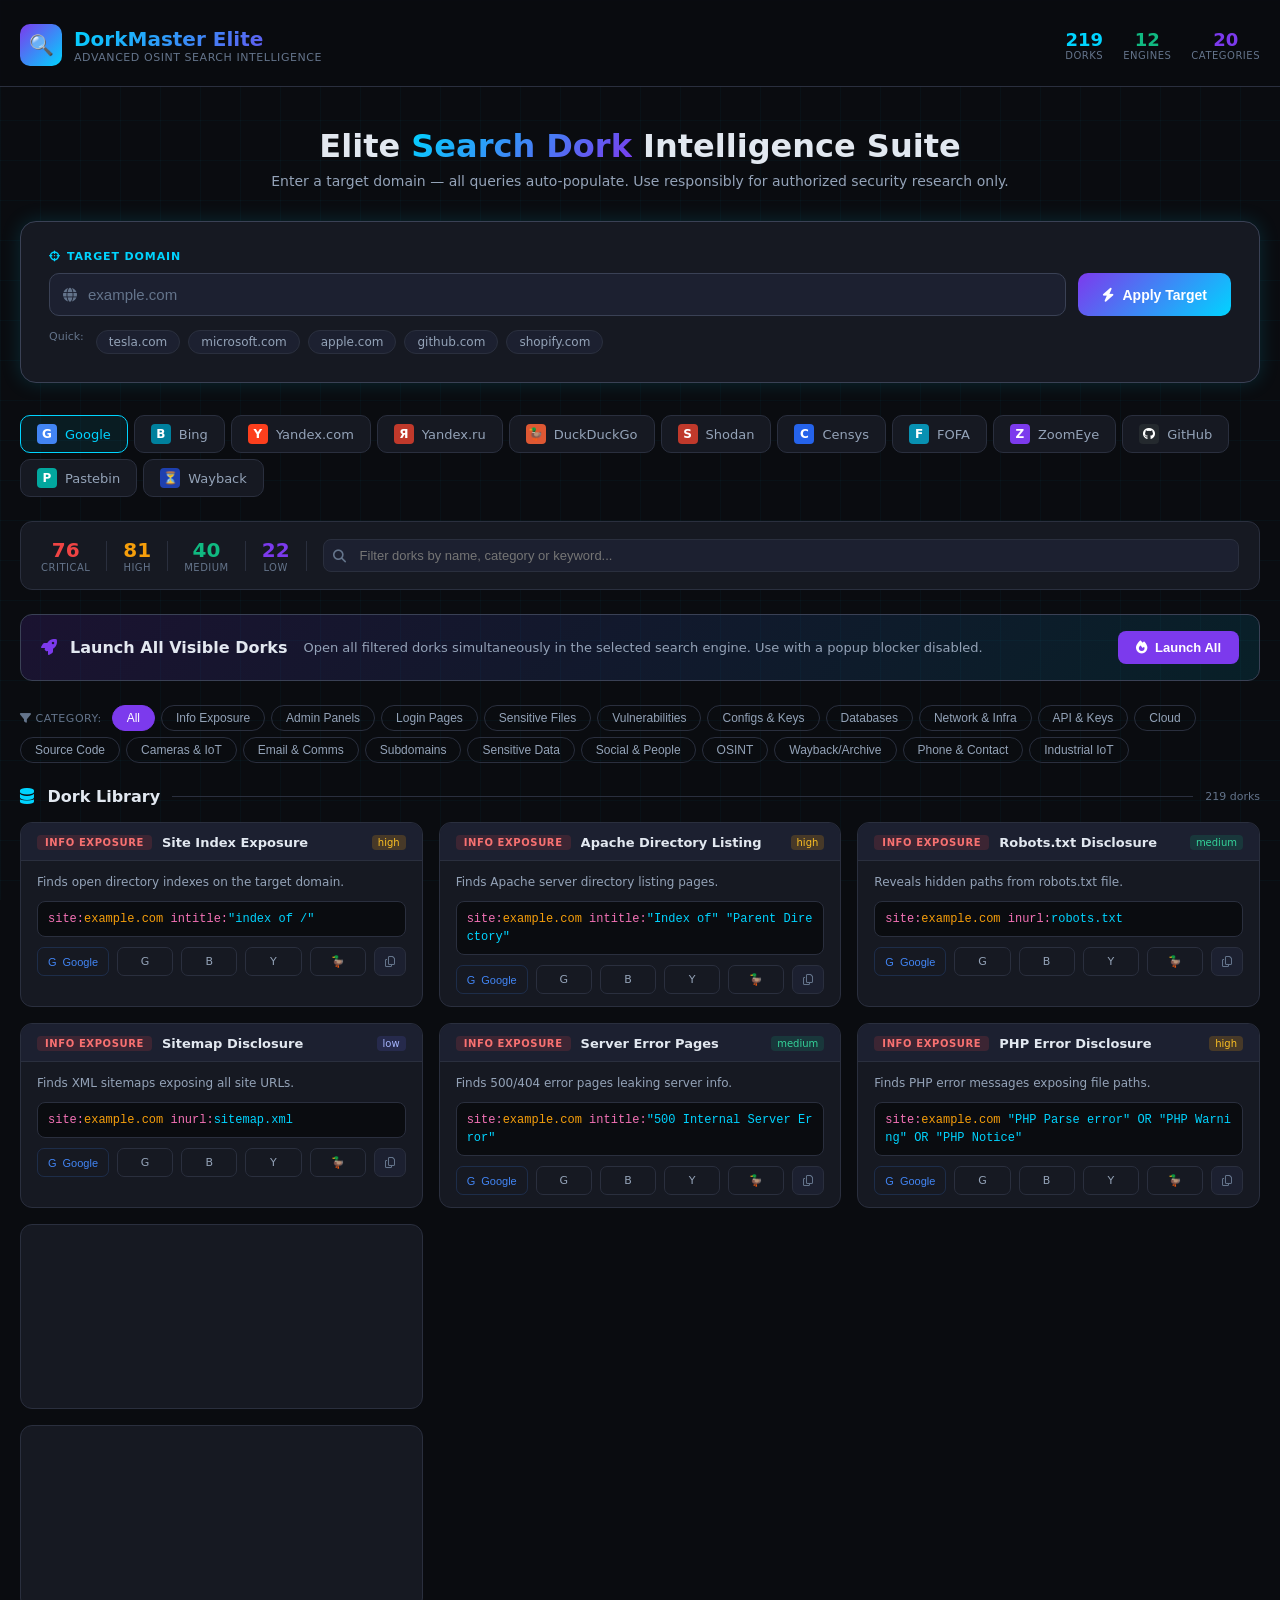
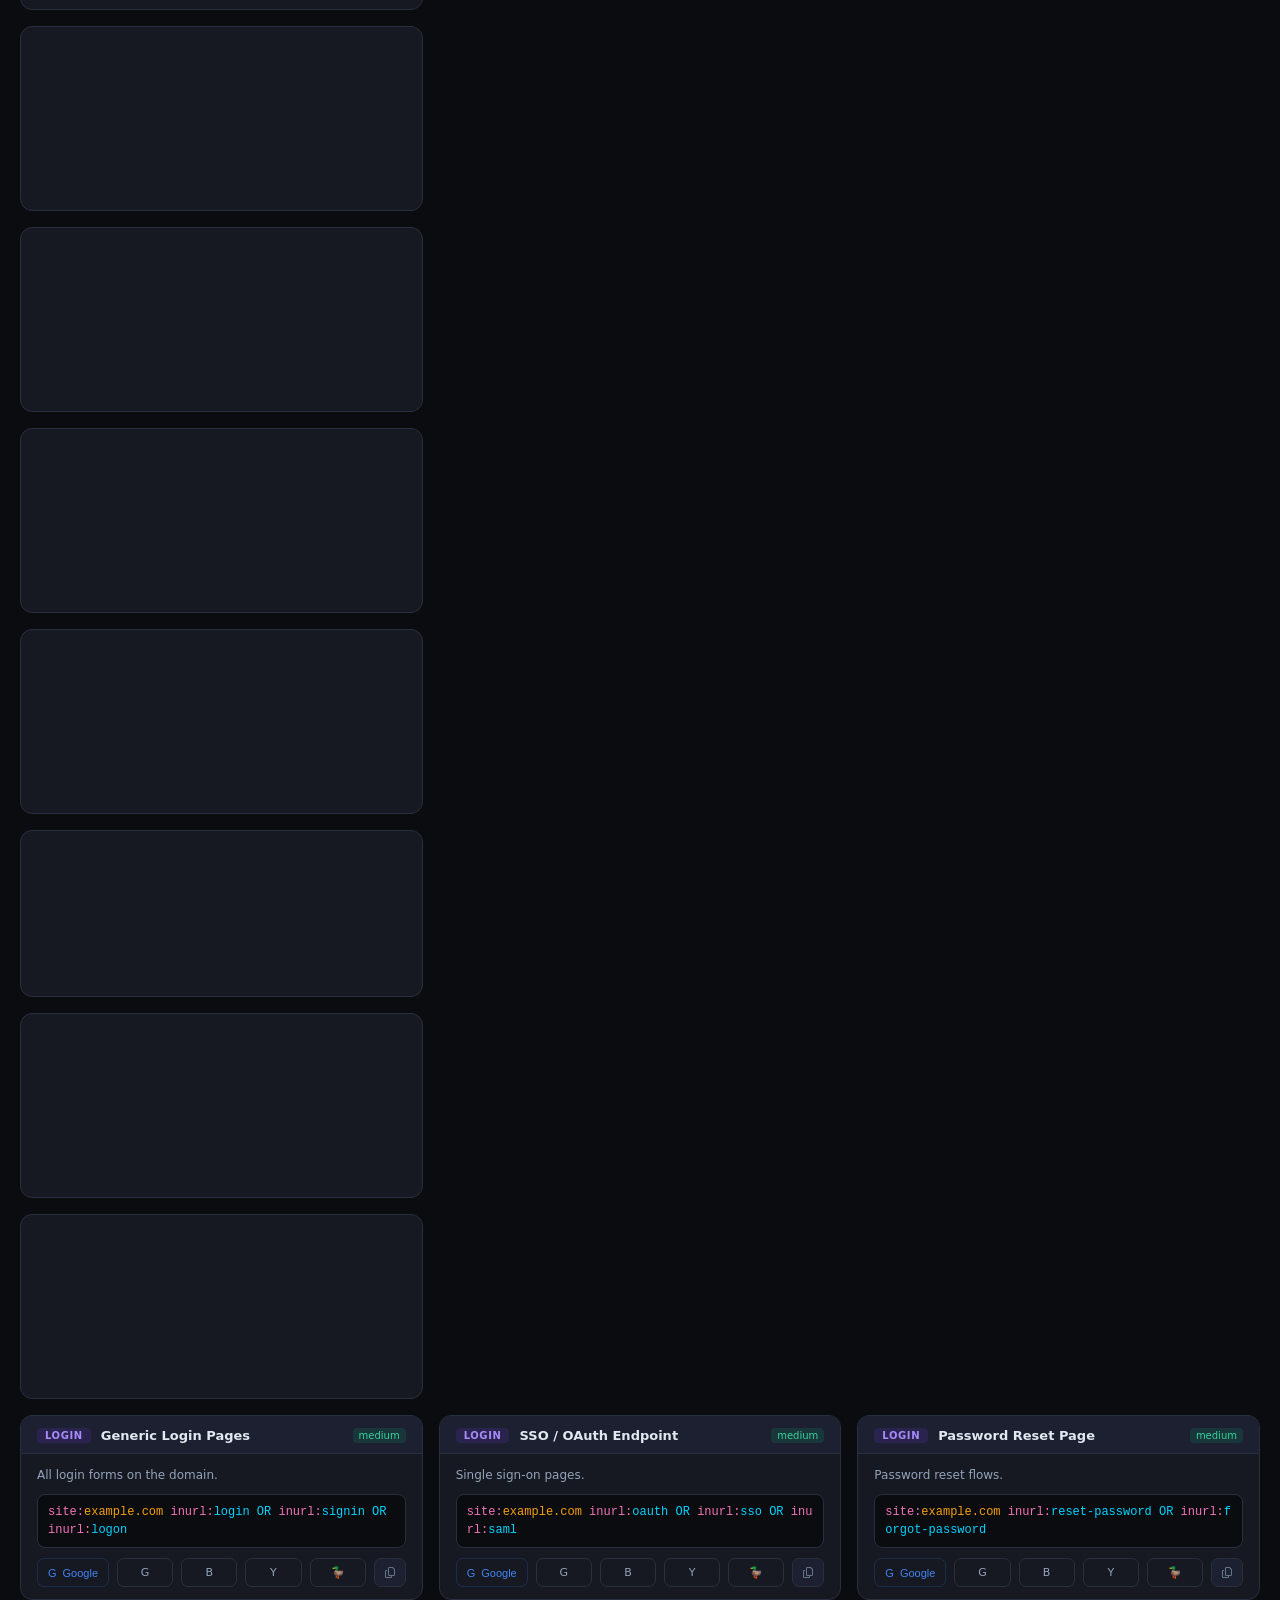
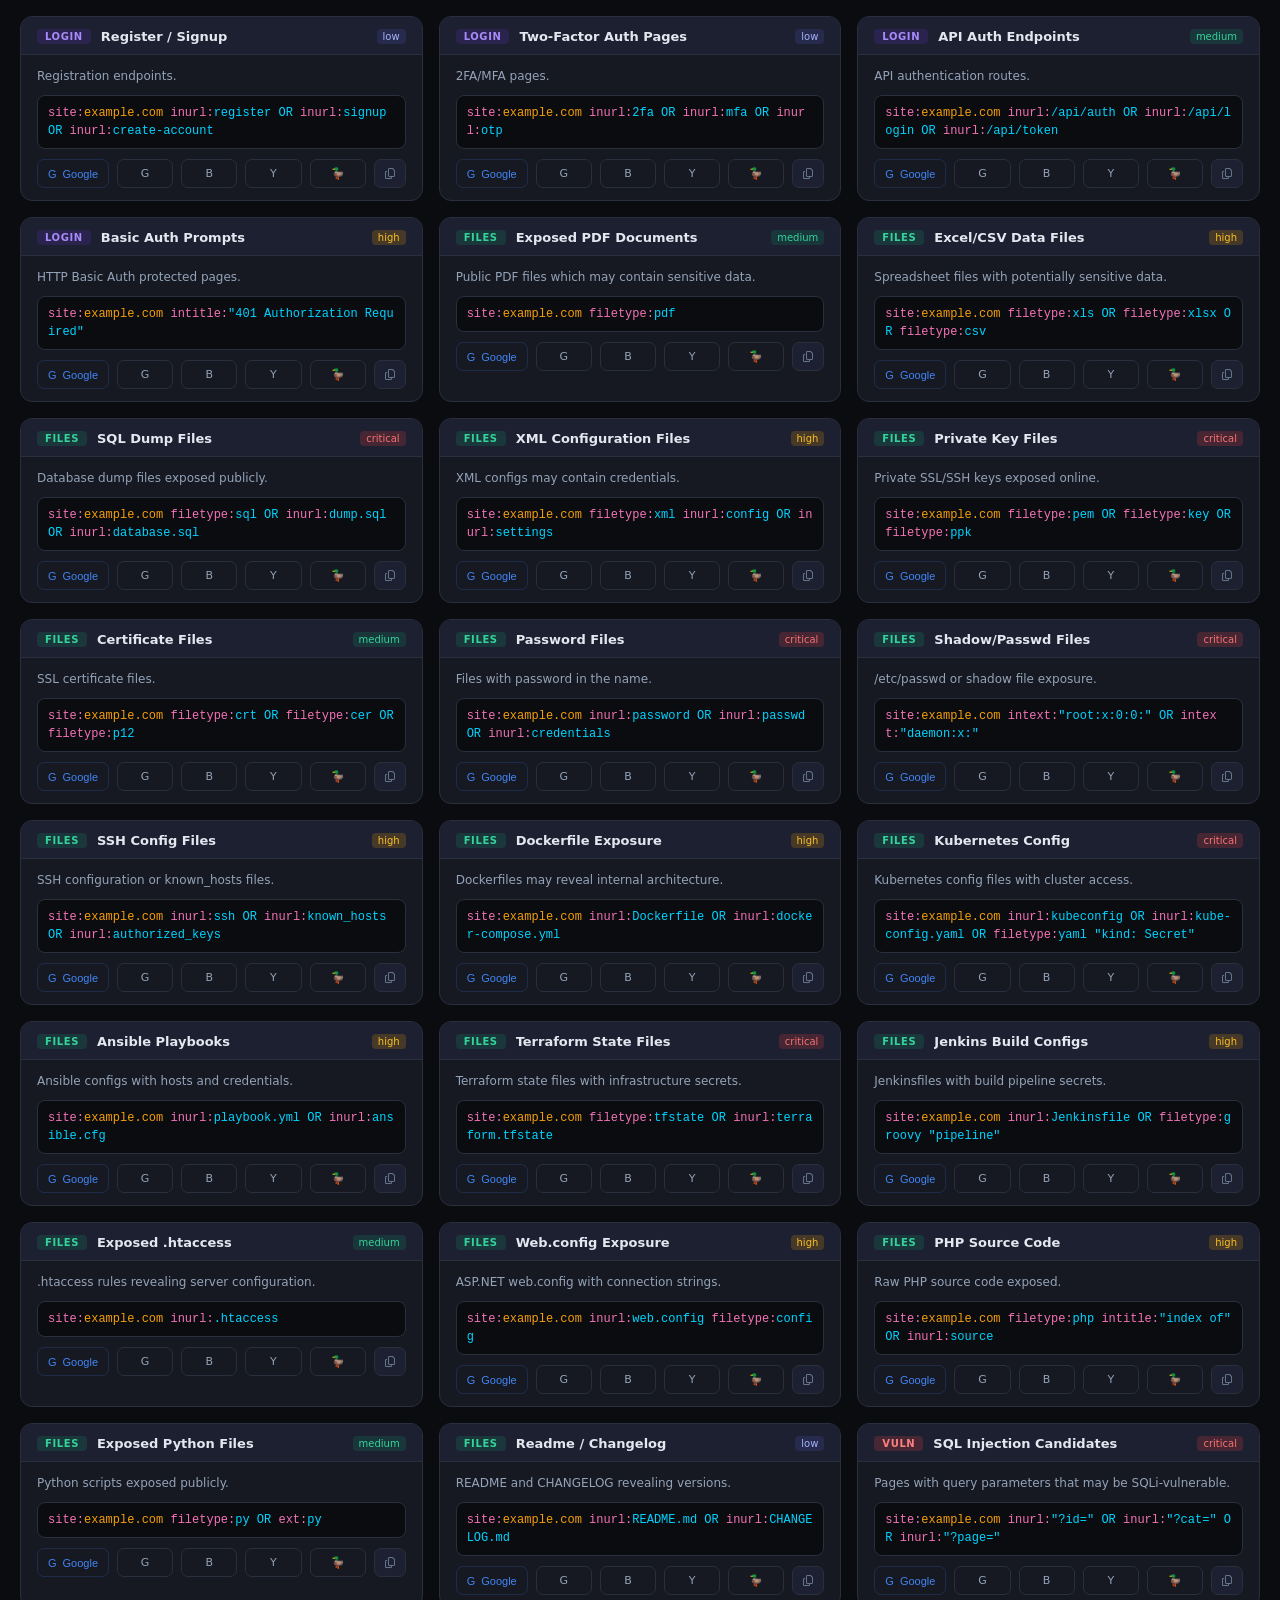
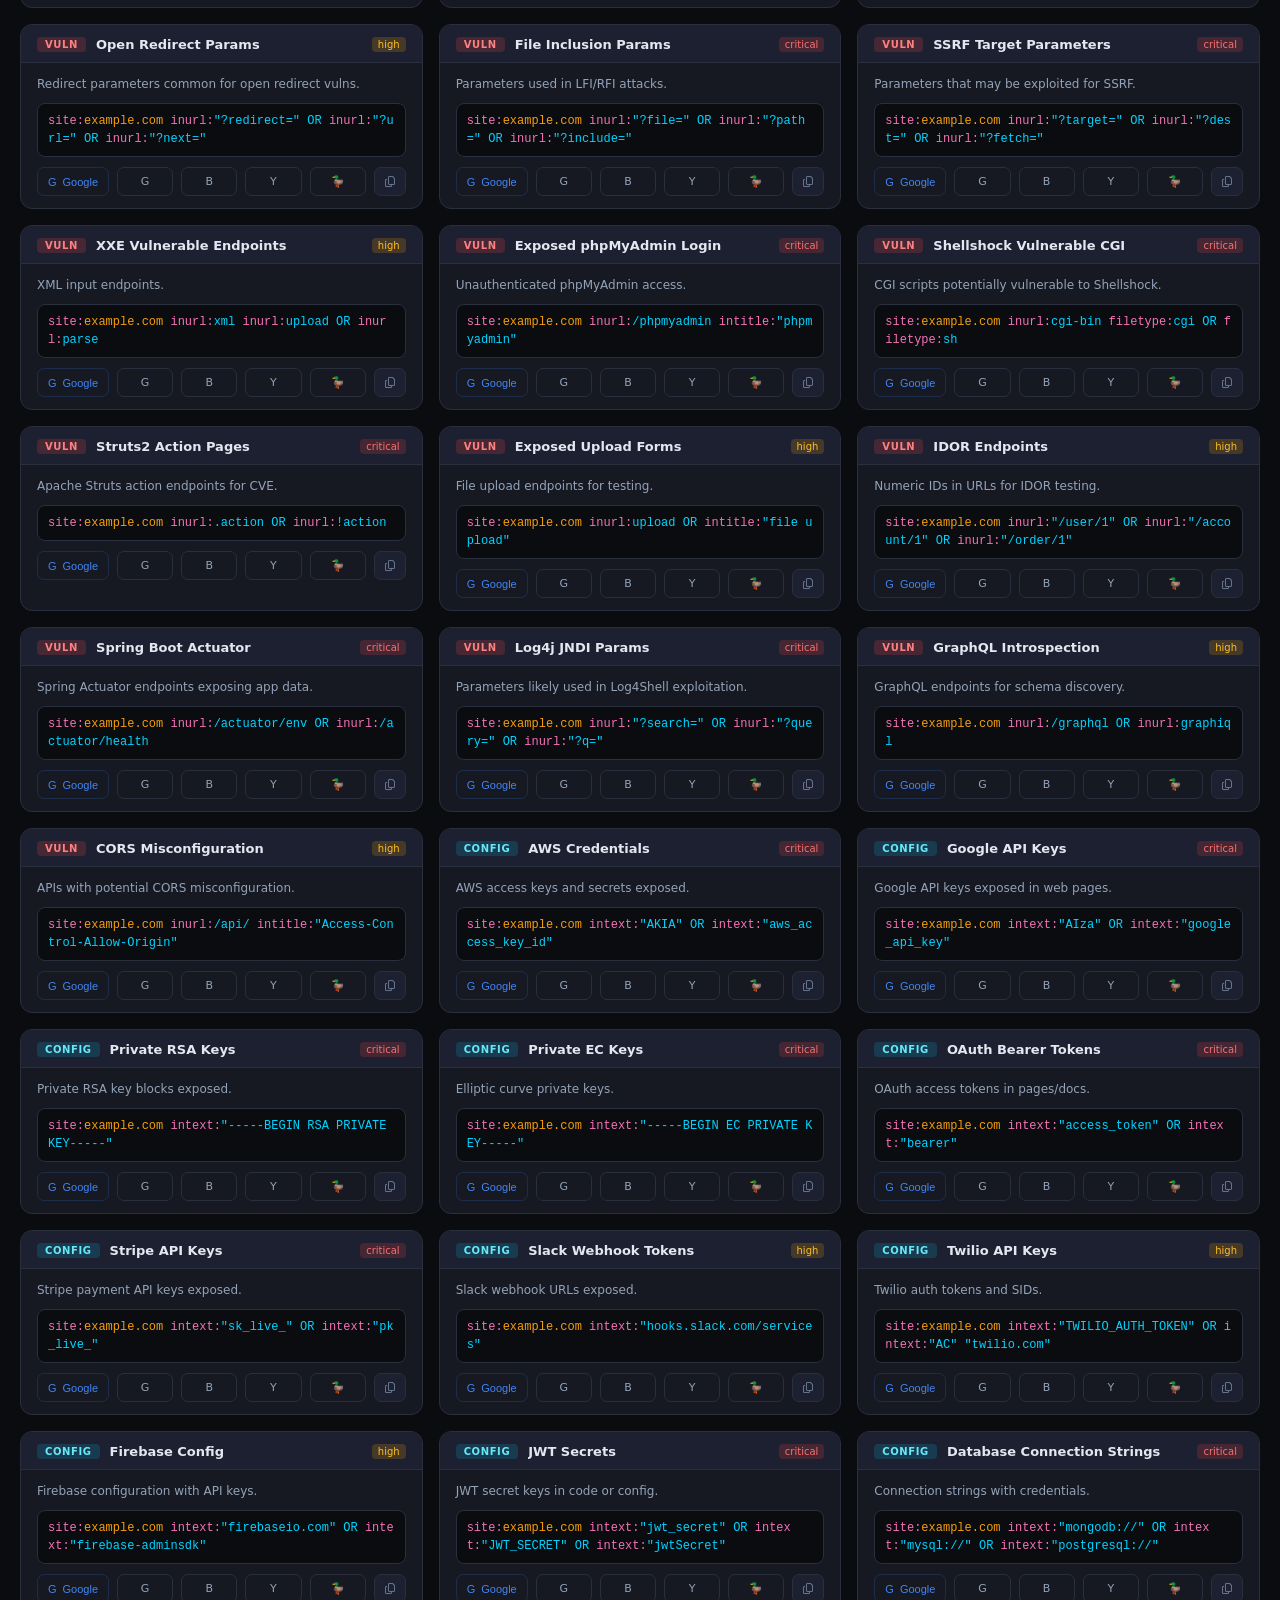
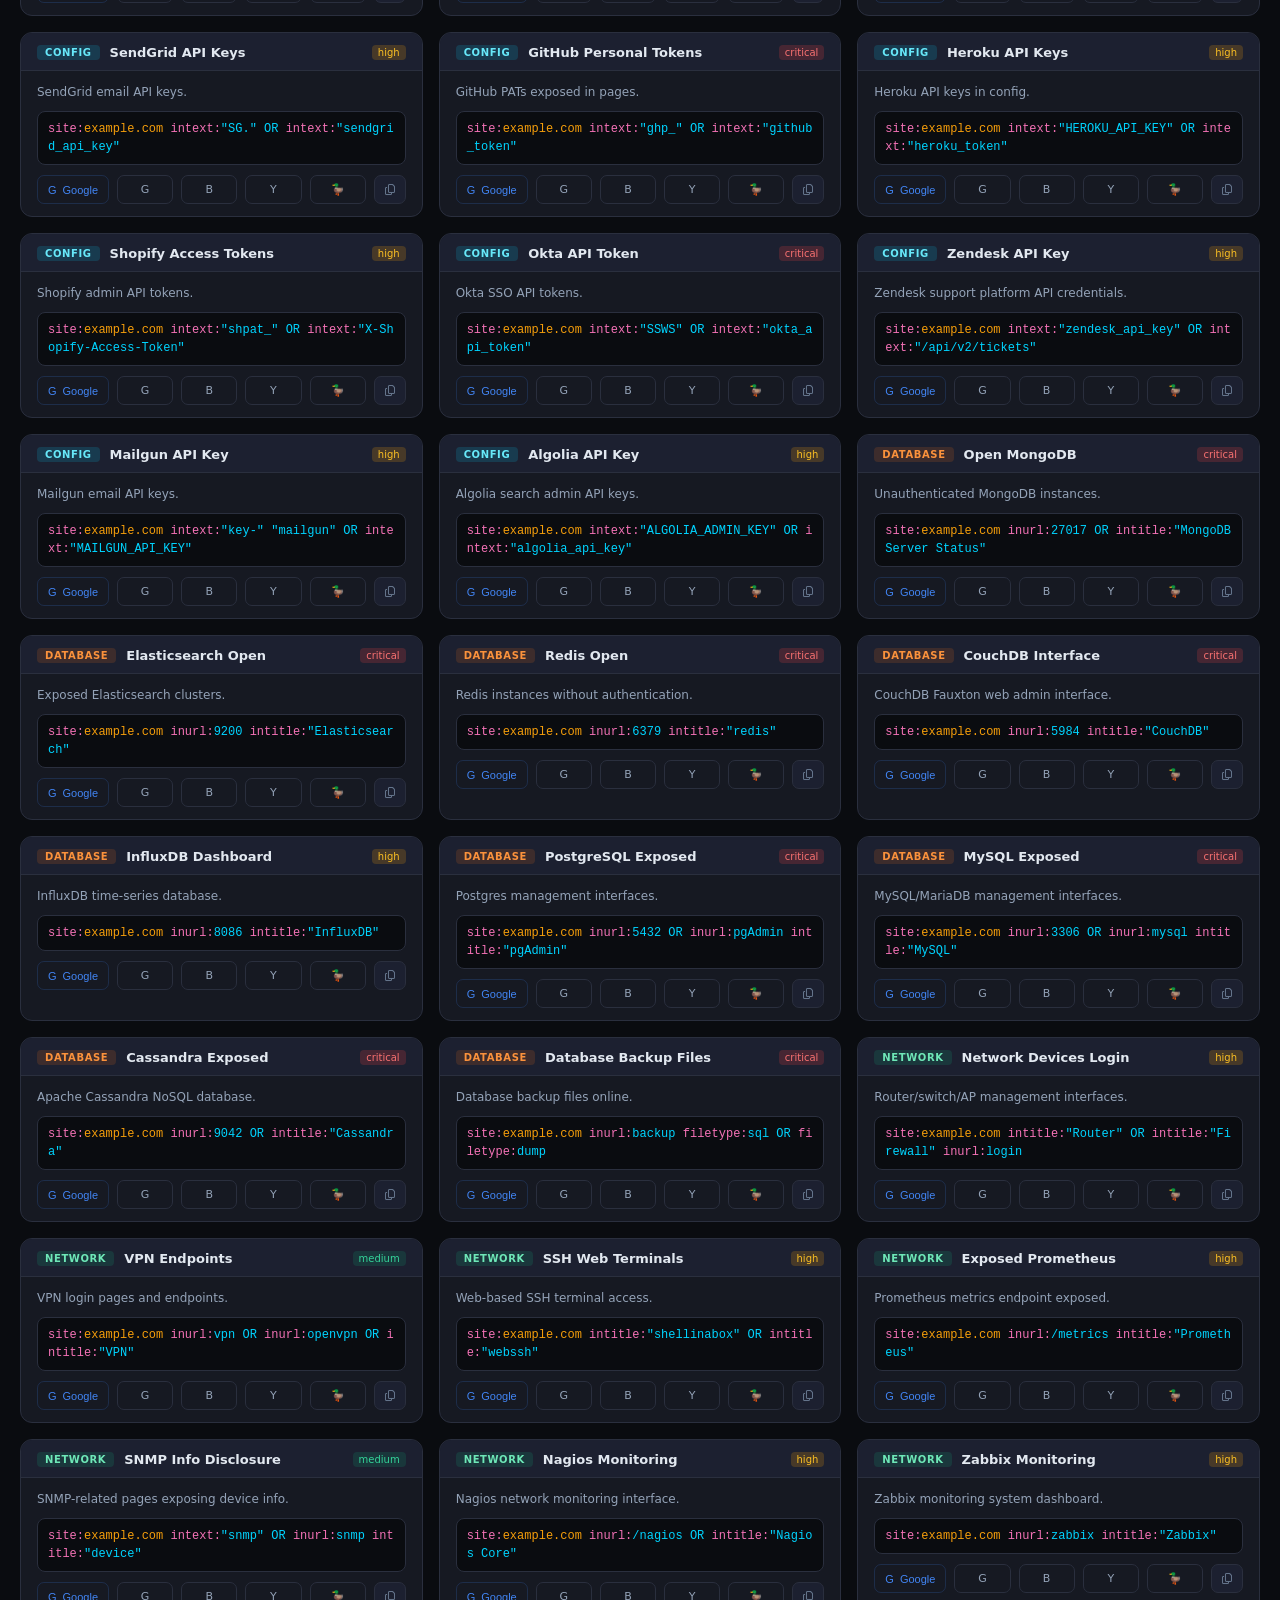
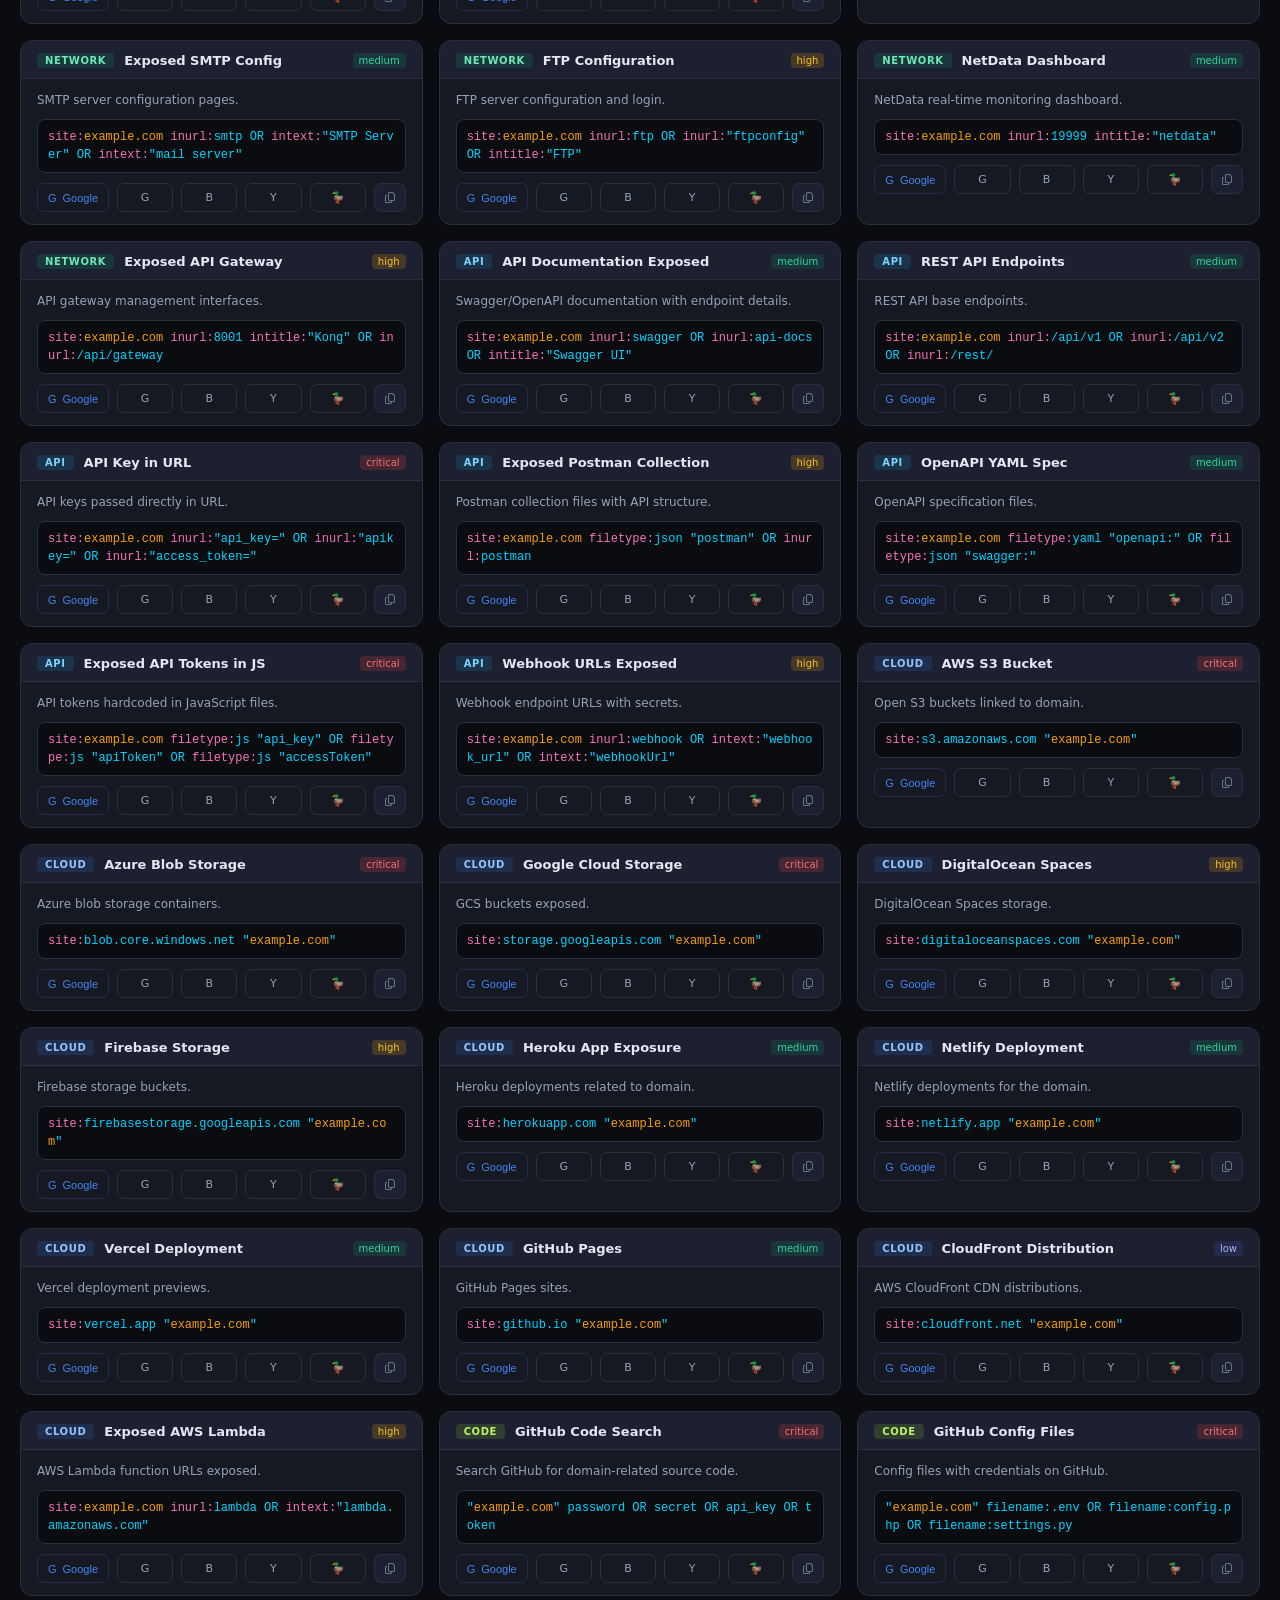
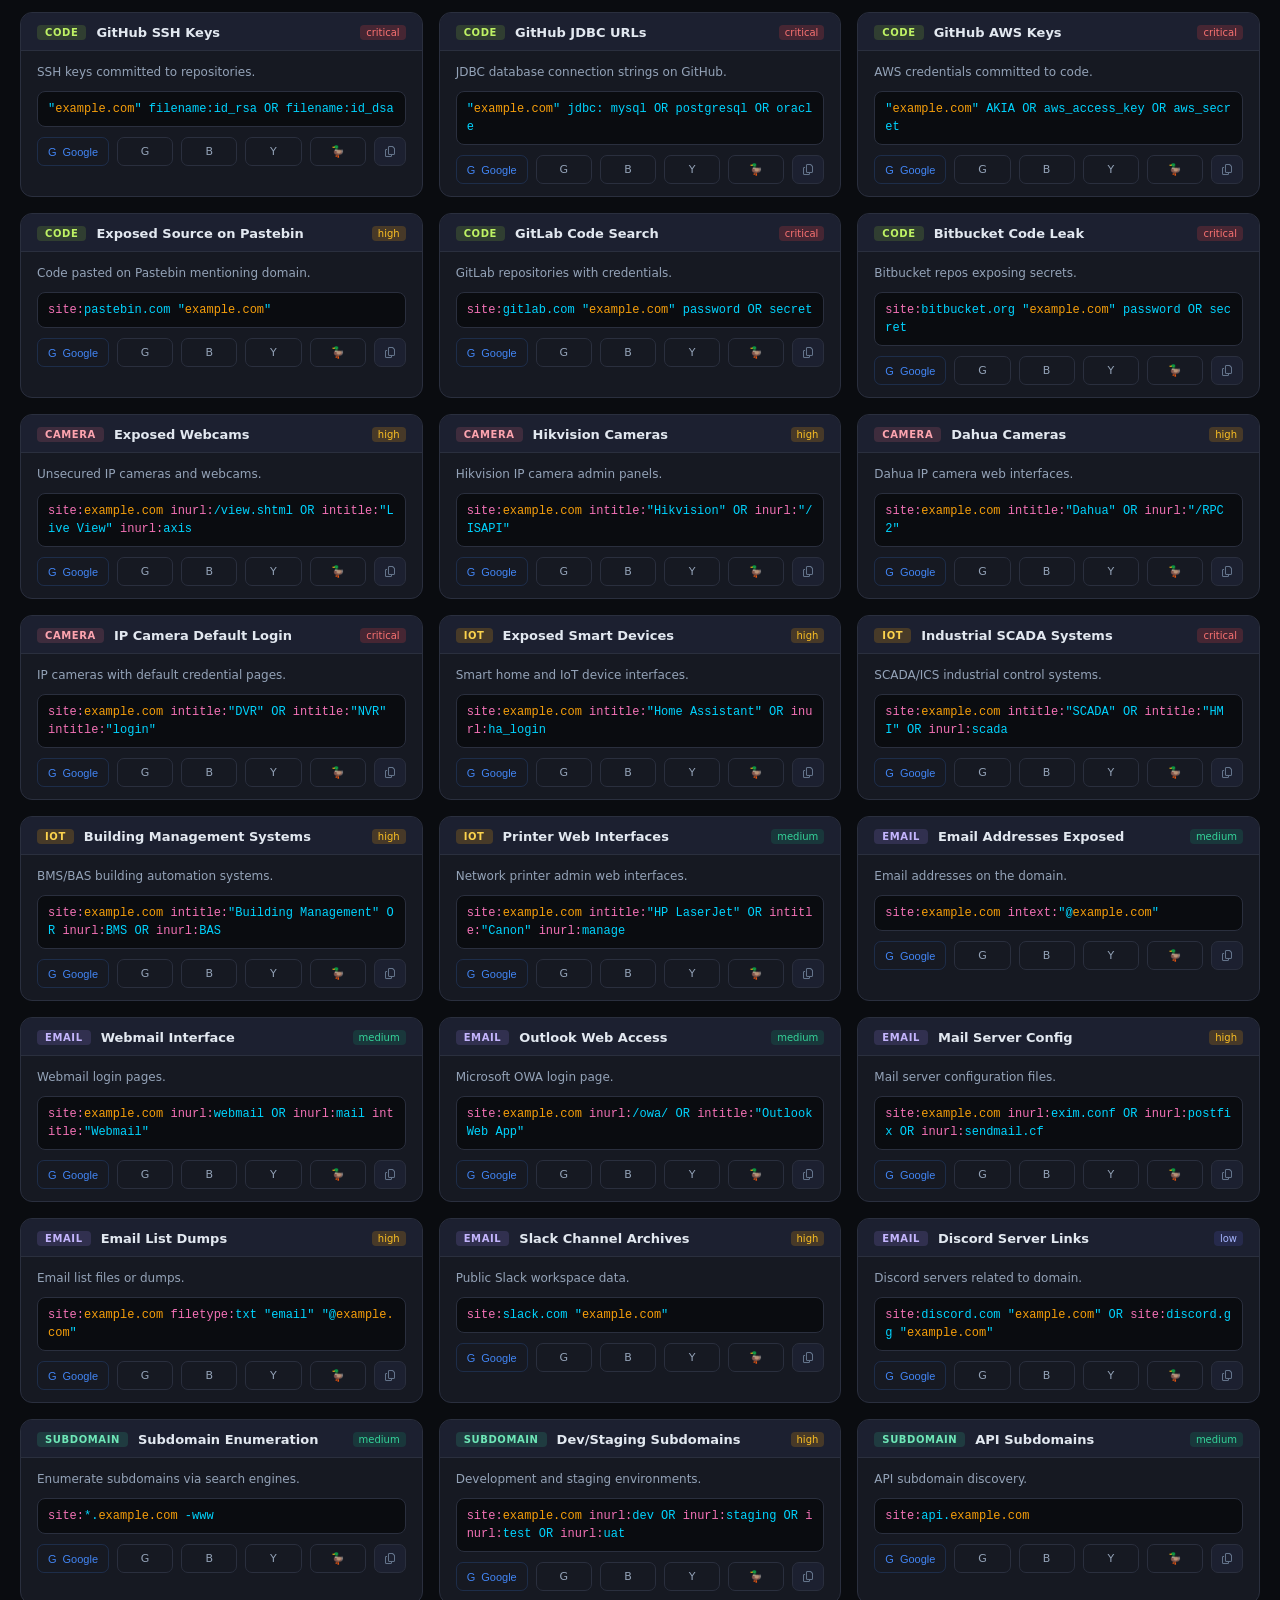
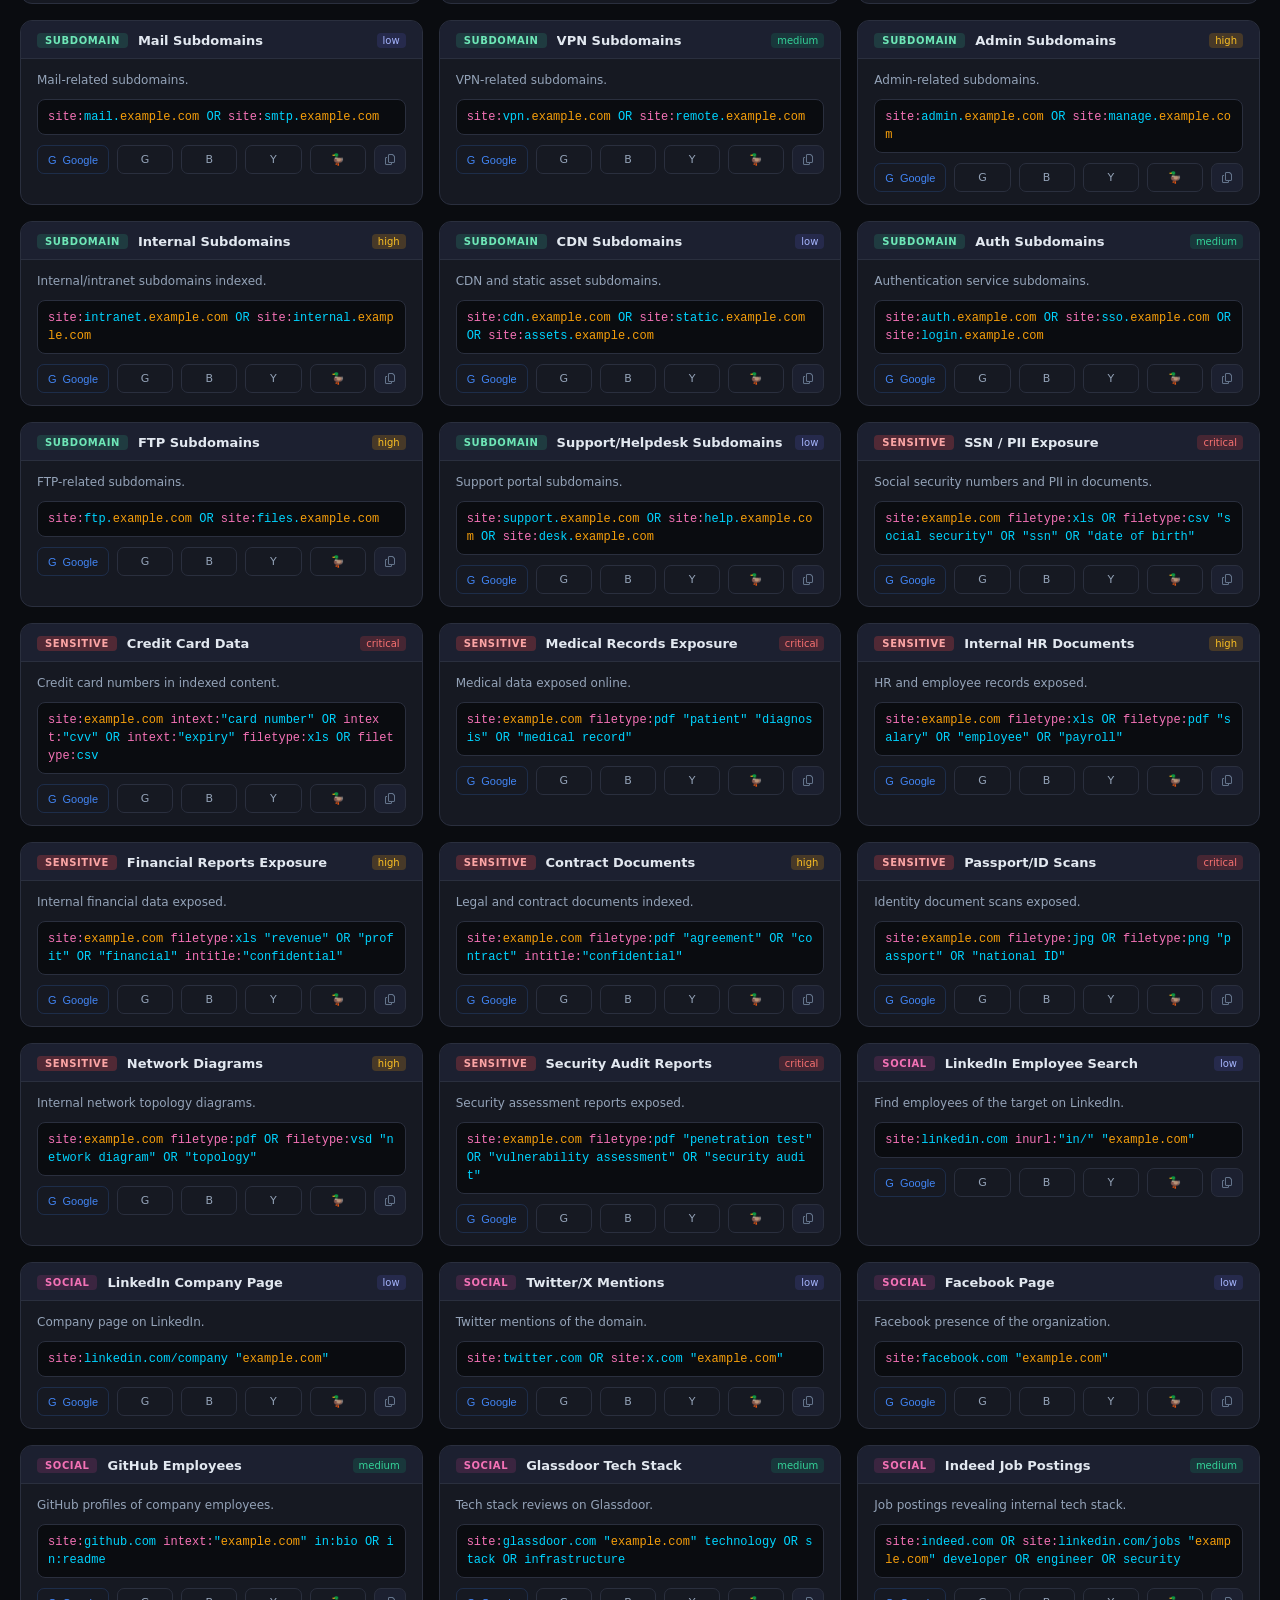
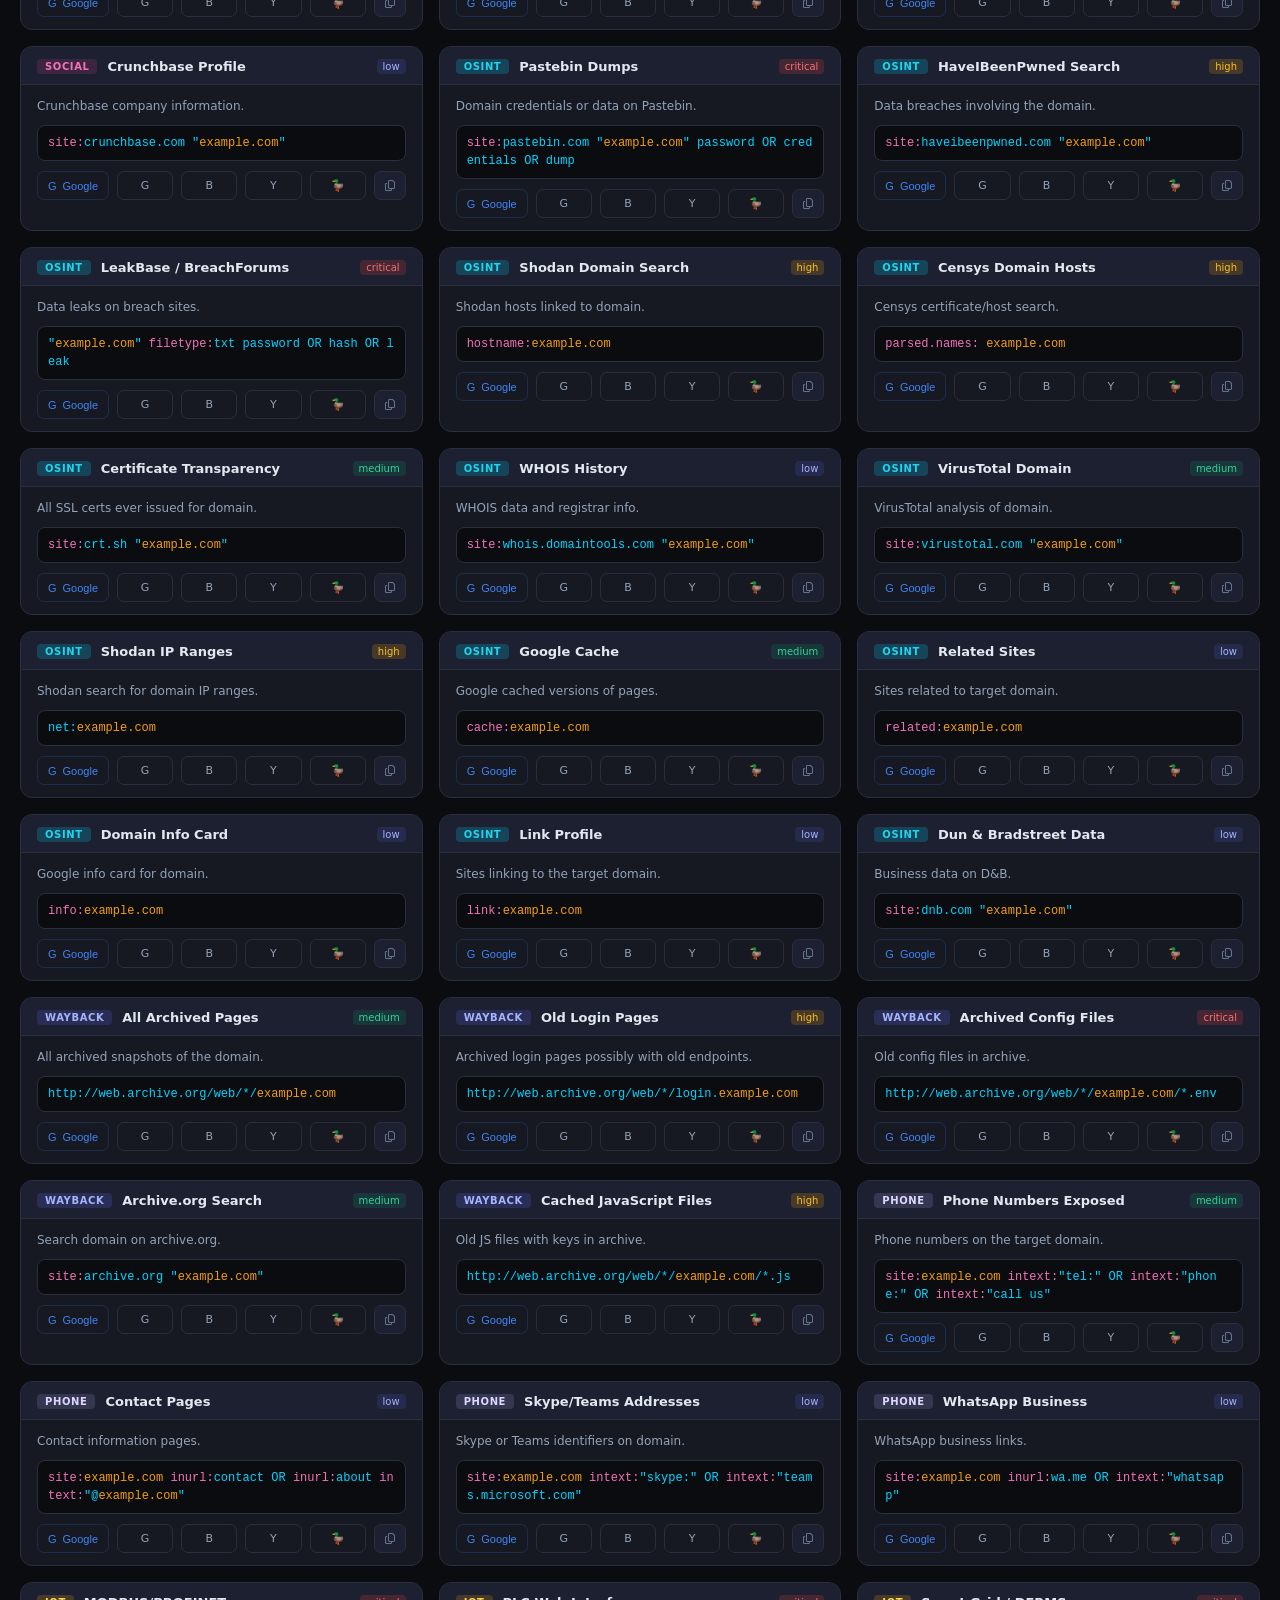
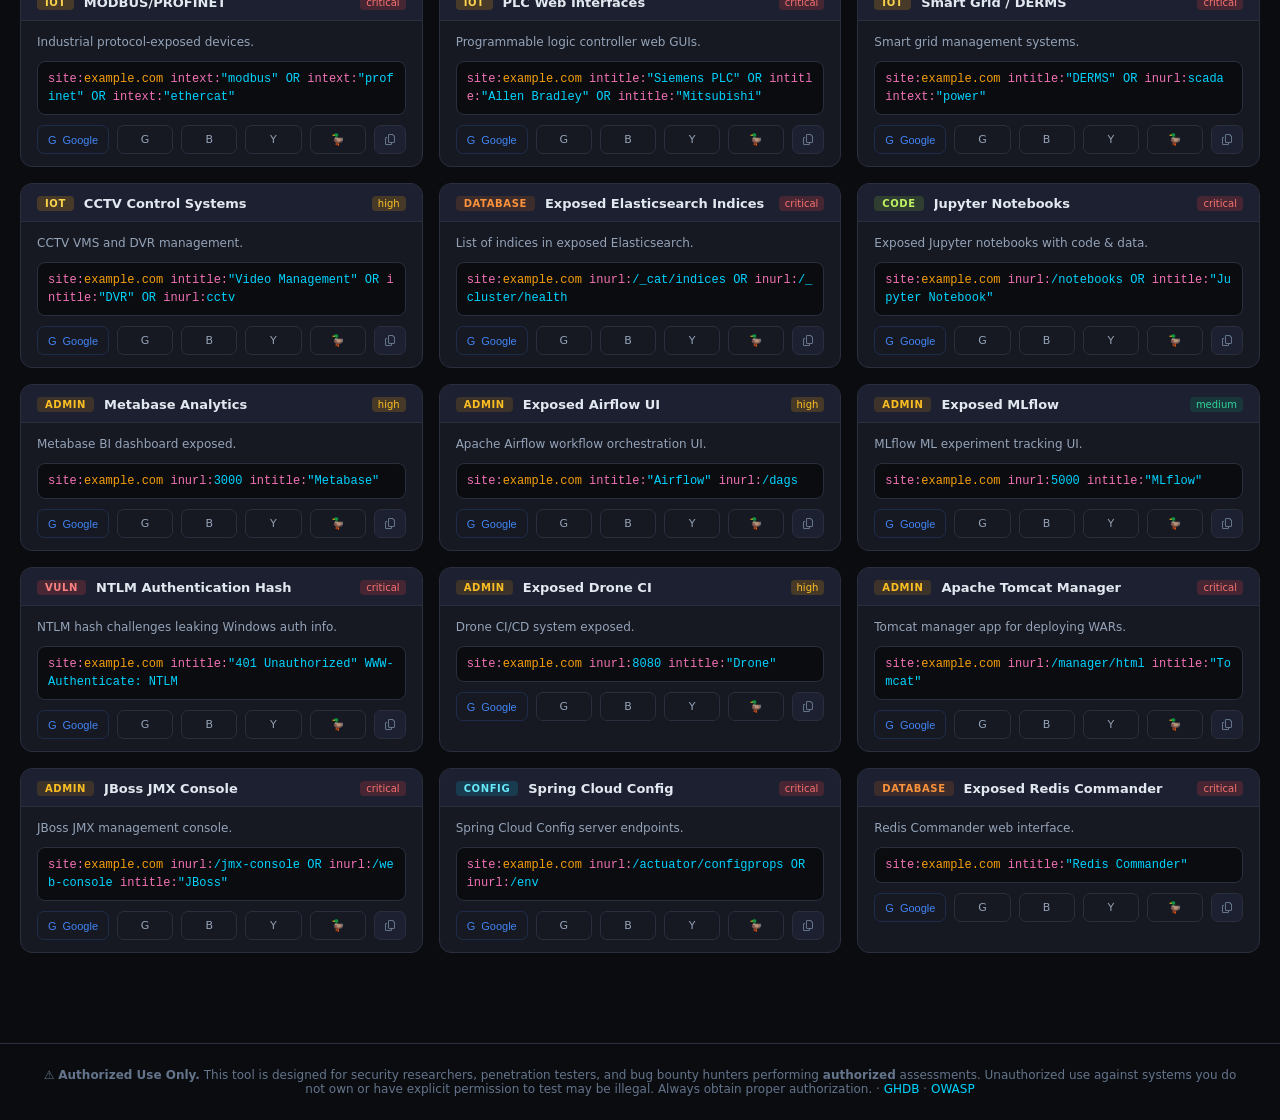
<file: dork/small.html>
<!DOCTYPE html>
<html lang="en">
<head>
<meta charset="UTF-8">
<meta name="viewport" content="width=device-width, initial-scale=1.0">
<title>DorkMaster Elite — Advanced OSINT Search Engine</title>
<link rel="stylesheet" href="https://cdnjs.cloudflare.com/ajax/libs/font-awesome/6.5.0/css/all.min.css">
<style>
  :root {
    --bg: #0a0c10;
    --bg2: #0f1117;
    --bg3: #161922;
    --bg4: #1c2030;
    --border: #2a2f3e;
    --border2: #3a4155;
    --accent: #00d4ff;
    --accent2: #7c3aed;
    --accent3: #10b981;
    --accent4: #f59e0b;
    --accent5: #ef4444;
    --text: #e2e8f0;
    --text2: #94a3b8;
    --text3: #64748b;
    --glow: 0 0 20px rgba(0,212,255,0.15);
    --glow2: 0 0 20px rgba(124,58,237,0.15);
  }
  * { margin:0; padding:0; box-sizing:border-box; }
  body {
    background: var(--bg);
    color: var(--text);
    font-family: 'Segoe UI', system-ui, -apple-system, sans-serif;
    min-height: 100vh;
    overflow-x: hidden;
  }

  /* Animated grid background */
  body::before {
    content: '';
    position: fixed; inset: 0;
    background-image:
      linear-gradient(rgba(0,212,255,0.03) 1px, transparent 1px),
      linear-gradient(90deg, rgba(0,212,255,0.03) 1px, transparent 1px);
    background-size: 40px 40px;
    pointer-events: none;
    z-index: 0;
  }

  .container { max-width: 1400px; margin: 0 auto; padding: 0 20px; position: relative; z-index: 1; }

  /* HEADER */
  header {
    padding: 24px 20px 20px;
    border-bottom: 1px solid var(--border);
    background: rgba(10,12,16,0.95);
    position: sticky; top: 0; z-index: 100;
    backdrop-filter: blur(10px);
  }
  .header-inner { max-width: 1400px; margin: 0 auto; display: flex; align-items: center; justify-content: space-between; gap: 16px; flex-wrap: wrap; }
  .logo { display: flex; align-items: center; gap: 12px; }
  .logo-icon { width: 42px; height: 42px; background: linear-gradient(135deg, var(--accent2), var(--accent)); border-radius: 10px; display: flex; align-items: center; justify-content: center; font-size: 20px; }
  .logo-text h1 { font-size: 20px; font-weight: 700; background: linear-gradient(135deg, var(--accent), var(--accent2)); -webkit-background-clip: text; -webkit-text-fill-color: transparent; background-clip: text; }
  .logo-text p { font-size: 11px; color: var(--text3); letter-spacing: 0.05em; text-transform: uppercase; }
  .header-stats { display: flex; gap: 20px; }
  .stat-badge { text-align: center; }
  .stat-badge .num { font-size: 18px; font-weight: 700; color: var(--accent); }
  .stat-badge .lbl { font-size: 10px; color: var(--text3); text-transform: uppercase; letter-spacing: 0.05em; }

  /* HERO / TARGET INPUT */
  .hero { padding: 40px 0 30px; }
  .hero-title { text-align: center; margin-bottom: 32px; }
  .hero-title h2 { font-size: 32px; font-weight: 800; line-height: 1.2; margin-bottom: 8px; }
  .hero-title h2 span { background: linear-gradient(135deg, var(--accent), var(--accent2)); -webkit-background-clip: text; -webkit-text-fill-color: transparent; background-clip: text; }
  .hero-title p { color: var(--text2); font-size: 14px; }

  .target-card {
    background: var(--bg3);
    border: 1px solid var(--border2);
    border-radius: 16px;
    padding: 28px;
    margin-bottom: 32px;
    box-shadow: var(--glow);
  }
  .target-label { font-size: 11px; text-transform: uppercase; letter-spacing: 0.08em; color: var(--accent); font-weight: 600; margin-bottom: 10px; display: flex; align-items: center; gap: 6px; }
  .target-row { display: flex; gap: 12px; flex-wrap: wrap; }
  .target-input-wrap { flex: 1; min-width: 260px; position: relative; }
  .target-input-wrap i { position: absolute; left: 14px; top: 50%; transform: translateY(-50%); color: var(--text3); font-size: 14px; }
  #targetDomain {
    width: 100%;
    background: var(--bg4);
    border: 1px solid var(--border2);
    border-radius: 10px;
    padding: 12px 14px 12px 38px;
    color: var(--text);
    font-size: 15px;
    outline: none;
    transition: border-color 0.2s, box-shadow 0.2s;
  }
  #targetDomain:focus { border-color: var(--accent); box-shadow: 0 0 0 3px rgba(0,212,255,0.1); }
  #targetDomain::placeholder { color: var(--text3); }
  .btn-apply {
    background: linear-gradient(135deg, var(--accent2), var(--accent));
    border: none; border-radius: 10px;
    padding: 12px 24px; color: #fff;
    font-size: 14px; font-weight: 600;
    cursor: pointer; transition: opacity 0.2s, transform 0.1s;
    white-space: nowrap; display: flex; align-items: center; gap: 8px;
  }
  .btn-apply:hover { opacity: 0.9; }
  .btn-apply:active { transform: scale(0.98); }
  .quick-targets { display: flex; gap: 8px; flex-wrap: wrap; margin-top: 14px; }
  .quick-tag { background: var(--bg4); border: 1px solid var(--border); border-radius: 20px; padding: 4px 12px; font-size: 12px; color: var(--text2); cursor: pointer; transition: all 0.15s; }
  .quick-tag:hover { border-color: var(--accent); color: var(--accent); }

  /* ENGINE TABS */
  .engine-tabs { display: flex; gap: 6px; flex-wrap: wrap; margin-bottom: 24px; }
  .engine-tab {
    display: flex; align-items: center; gap: 8px;
    background: var(--bg3); border: 1px solid var(--border);
    border-radius: 10px; padding: 8px 16px;
    cursor: pointer; transition: all 0.2s;
    font-size: 13px; color: var(--text2);
  }
  .engine-tab:hover { border-color: var(--border2); color: var(--text); }
  .engine-tab.active { border-color: var(--accent); color: var(--accent); background: rgba(0,212,255,0.08); }
  .engine-tab .engine-icon { width: 20px; height: 20px; border-radius: 4px; display: flex; align-items: center; justify-content: center; font-size: 12px; font-weight: 700; }
  .e-google .engine-icon { background: #4285f4; color: #fff; }
  .e-bing .engine-icon { background: #00809d; color: #fff; }
  .e-yandex .engine-icon { background: #fc3f1d; color: #fff; }
  .e-yandexru .engine-icon { background: #c0392b; color: #fff; }
  .e-duckduckgo .engine-icon { background: #de5833; color: #fff; }
  .e-shodan .engine-icon { background: #c0392b; color: #fff; }
  .e-censys .engine-icon { background: #2563eb; color: #fff; }
  .e-fofa .engine-icon { background: #0891b2; color: #fff; }
  .e-zoomeye .engine-icon { background: #7c3aed; color: #fff; }
  .e-github .engine-icon { background: #24292e; color: #fff; }
  .e-pastebin .engine-icon { background: #02a79e; color: #fff; }
  .e-wayback .engine-icon { background: #1e40af; color: #fff; }

  /* CATEGORY FILTER */
  .cat-filter { display: flex; gap: 6px; flex-wrap: wrap; margin-bottom: 24px; align-items: center; }
  .cat-filter-label { font-size: 11px; color: var(--text3); text-transform: uppercase; letter-spacing: 0.05em; margin-right: 4px; }
  .cat-btn {
    padding: 5px 14px; border-radius: 20px; font-size: 12px;
    cursor: pointer; transition: all 0.15s;
    border: 1px solid var(--border); background: transparent;
    color: var(--text2);
  }
  .cat-btn:hover { border-color: var(--border2); color: var(--text); }
  .cat-btn.active { background: var(--accent2); border-color: var(--accent2); color: #fff; }

  /* DORK GRID */
  .dork-grid { display: grid; grid-template-columns: repeat(auto-fill, minmax(340px, 1fr)); gap: 16px; margin-bottom: 40px; }

  .dork-card {
    background: var(--bg3);
    border: 1px solid var(--border);
    border-radius: 12px;
    overflow: hidden;
    transition: border-color 0.2s, transform 0.15s;
    display: flex; flex-direction: column;
  }
  .dork-card:hover { border-color: var(--border2); transform: translateY(-2px); }

  .dork-card-header {
    padding: 12px 16px 10px;
    display: flex; align-items: center; gap: 10px;
    border-bottom: 1px solid var(--border);
    background: var(--bg4);
  }
  .dork-cat-badge {
    font-size: 10px; font-weight: 600; text-transform: uppercase; letter-spacing: 0.06em;
    padding: 2px 8px; border-radius: 4px;
  }
  .cat-info-exposure { background: rgba(239,68,68,0.15); color: #f87171; }
  .cat-admin { background: rgba(245,158,11,0.15); color: #fbbf24; }
  .cat-files { background: rgba(16,185,129,0.15); color: #34d399; }
  .cat-login { background: rgba(124,58,237,0.15); color: #a78bfa; }
  .cat-vuln { background: rgba(239,68,68,0.2); color: #fc8181; }
  .cat-config { background: rgba(0,212,255,0.15); color: #67e8f9; }
  .cat-database { background: rgba(249,115,22,0.15); color: #fb923c; }
  .cat-network { background: rgba(16,185,129,0.15); color: #6ee7b7; }
  .cat-social { background: rgba(236,72,153,0.15); color: #f472b6; }
  .cat-iot { background: rgba(245,158,11,0.2); color: #fcd34d; }
  .cat-cloud { background: rgba(59,130,246,0.15); color: #93c5fd; }
  .cat-email { background: rgba(167,139,250,0.15); color: #c4b5fd; }
  .cat-subdomain { background: rgba(52,211,153,0.15); color: #6ee7b7; }
  .cat-sensitive { background: rgba(239,68,68,0.25); color: #fca5a5; }
  .cat-api { background: rgba(14,165,233,0.15); color: #7dd3fc; }
  .cat-code { background: rgba(163,230,53,0.15); color: #bef264; }
  .cat-camera { background: rgba(251,113,133,0.15); color: #fda4af; }
  .cat-phone { background: rgba(196,181,253,0.15); color: #ddd6fe; }
  .cat-osint { background: rgba(0,212,255,0.2); color: #22d3ee; }
  .cat-wayback { background: rgba(99,102,241,0.2); color: #a5b4fc; }

  .dork-name { font-size: 13px; font-weight: 600; color: var(--text); flex: 1; white-space: nowrap; overflow: hidden; text-overflow: ellipsis; }
  .dork-risk { font-size: 10px; padding: 2px 6px; border-radius: 4px; white-space: nowrap; }
  .risk-critical { background: rgba(239,68,68,0.2); color: #f87171; }
  .risk-high { background: rgba(245,158,11,0.2); color: #fbbf24; }
  .risk-medium { background: rgba(16,185,129,0.15); color: #34d399; }
  .risk-low { background: rgba(99,102,241,0.15); color: #a5b4fc; }

  .dork-body { padding: 12px 16px; flex: 1; display: flex; flex-direction: column; gap: 10px; }
  .dork-desc { font-size: 12px; color: var(--text2); line-height: 1.5; }
  .dork-query-box {
    background: var(--bg);
    border: 1px solid var(--border);
    border-radius: 8px;
    padding: 8px 10px;
    font-family: 'Courier New', monospace;
    font-size: 12px;
    color: var(--accent);
    word-break: break-all;
    line-height: 1.5;
    max-height: 80px;
    overflow-y: auto;
    cursor: pointer;
  }
  .dork-query-box::-webkit-scrollbar { width: 4px; }
  .dork-query-box::-webkit-scrollbar-track { background: transparent; }
  .dork-query-box::-webkit-scrollbar-thumb { background: var(--border2); border-radius: 2px; }
  .dork-query-box .domain-highlight { color: var(--accent4); }
  .dork-query-box .keyword { color: #f472b6; }

  .dork-actions { display: flex; gap: 8px; flex-wrap: wrap; }
  .btn-search {
    flex: 1; display: flex; align-items: center; justify-content: center; gap: 6px;
    padding: 7px 10px; border-radius: 7px; border: 1px solid var(--border);
    background: transparent; color: var(--text2); font-size: 11px; font-weight: 500;
    cursor: pointer; transition: all 0.15s; text-decoration: none; white-space: nowrap;
  }
  .btn-search:hover { border-color: var(--border2); color: var(--text); background: var(--bg4); }
  .btn-copy { background: var(--bg4); border: 1px solid var(--border); border-radius: 7px; padding: 7px 10px; color: var(--text3); font-size: 11px; cursor: pointer; transition: all 0.15s; }
  .btn-copy:hover { color: var(--accent); border-color: var(--accent); }

  /* SEARCH ENGINE BUTTONS */
  .btn-google:hover { border-color: #4285f4; color: #4285f4; }
  .btn-bing:hover { border-color: #00809d; color: #00809d; }
  .btn-yandex:hover { border-color: #fc3f1d; color: #fc3f1d; }
  .btn-ddg:hover { border-color: #de5833; color: #de5833; }

  /* STATS BAR */
  .stats-bar {
    display: flex; gap: 16px; flex-wrap: wrap;
    background: var(--bg3); border: 1px solid var(--border);
    border-radius: 12px; padding: 16px 20px; margin-bottom: 24px;
    align-items: center;
  }
  .stats-bar-item { display: flex; flex-direction: column; align-items: center; }
  .stats-bar-item .n { font-size: 20px; font-weight: 700; }
  .stats-bar-item .l { font-size: 10px; color: var(--text3); text-transform: uppercase; letter-spacing: 0.05em; }
  .n-blue { color: var(--accent); }
  .n-purple { color: var(--accent2); }
  .n-green { color: var(--accent3); }
  .n-amber { color: var(--accent4); }
  .n-red { color: var(--accent5); }
  .stats-bar-div { width: 1px; height: 30px; background: var(--border); }
  .stats-bar-search { flex: 1; }
  #dorkSearch {
    width: 100%; background: var(--bg4);
    border: 1px solid var(--border); border-radius: 8px;
    padding: 8px 12px 8px 36px; color: var(--text); font-size: 13px; outline: none;
  }
  #dorkSearch:focus { border-color: var(--accent); }
  .search-wrap { position: relative; }
  .search-wrap i { position: absolute; left: 10px; top: 50%; transform: translateY(-50%); color: var(--text3); font-size: 13px; }

  /* SECTION HEADERS */
  .section-header { display: flex; align-items: center; gap: 12px; margin-bottom: 16px; }
  .section-header h3 { font-size: 16px; font-weight: 600; color: var(--text); }
  .section-line { flex: 1; height: 1px; background: var(--border); }
  .section-count { font-size: 11px; color: var(--text3); }

  /* FOOTER */
  footer { border-top: 1px solid var(--border); padding: 24px 20px; text-align: center; color: var(--text3); font-size: 12px; margin-top: 20px; }
  footer a { color: var(--accent); text-decoration: none; }

  /* TOAST */
  #toast {
    position: fixed; bottom: 24px; right: 24px;
    background: var(--bg3); border: 1px solid var(--accent);
    border-radius: 10px; padding: 12px 20px;
    font-size: 13px; color: var(--accent);
    opacity: 0; transform: translateY(10px);
    transition: all 0.3s; z-index: 9999;
    display: flex; align-items: center; gap: 8px;
    pointer-events: none;
  }
  #toast.show { opacity: 1; transform: translateY(0); }

  /* ALL-IN-ONE LAUNCH */
  .launch-all-bar {
    background: linear-gradient(135deg, rgba(124,58,237,0.15), rgba(0,212,255,0.1));
    border: 1px solid var(--border2);
    border-radius: 12px; padding: 16px 20px;
    display: flex; align-items: center; gap: 16px; flex-wrap: wrap;
    margin-bottom: 24px;
  }
  .launch-all-bar p { font-size: 13px; color: var(--text2); flex: 1; }
  .btn-launch-all {
    background: var(--accent2); border: none; border-radius: 8px;
    padding: 9px 18px; color: #fff; font-size: 13px; font-weight: 600;
    cursor: pointer; transition: opacity 0.2s; display: flex; align-items: center; gap: 8px;
  }
  .btn-launch-all:hover { opacity: 0.85; }

  @media (max-width: 640px) {
    .dork-grid { grid-template-columns: 1fr; }
    .header-stats { display: none; }
    .hero-title h2 { font-size: 22px; }
  }

  .empty-state { text-align: center; padding: 60px 20px; color: var(--text3); grid-column: 1/-1; }
  .empty-state i { font-size: 40px; margin-bottom: 16px; display: block; }
</style>
</head>
<body>

<header>
  <div class="header-inner">
    <div class="logo">
      <div class="logo-icon">🔍</div>
      <div class="logo-text">
        <h1>DorkMaster Elite</h1>
        <p>Advanced OSINT Search Intelligence</p>
      </div>
    </div>
    <div class="header-stats">
      <div class="stat-badge"><div class="num" id="totalDorks">0</div><div class="lbl">Dorks</div></div>
      <div class="stat-badge"><div class="num" style="color:var(--accent3)">12</div><div class="lbl">Engines</div></div>
      <div class="stat-badge"><div class="num" style="color:var(--accent2)">20</div><div class="lbl">Categories</div></div>
    </div>
  </div>
</header>

<div class="container">
  <div class="hero">
    <div class="hero-title">
      <h2>Elite <span>Search Dork</span> Intelligence Suite</h2>
      <p>Enter a target domain — all queries auto-populate. Use responsibly for authorized security research only.</p>
    </div>

    <div class="target-card">
      <div class="target-label"><i class="fa-solid fa-crosshairs"></i> Target Domain</div>
      <div class="target-row">
        <div class="target-input-wrap">
          <i class="fa-solid fa-globe"></i>
          <input type="text" id="targetDomain" placeholder="example.com" spellcheck="false" />
        </div>
        <button class="btn-apply" onclick="applyTarget()"><i class="fa-solid fa-bolt"></i> Apply Target</button>
      </div>
      <div class="quick-targets">
        <span style="font-size:11px;color:var(--text3);margin-right:4px;">Quick:</span>
        <span class="quick-tag" onclick="setTarget('tesla.com')">tesla.com</span>
        <span class="quick-tag" onclick="setTarget('microsoft.com')">microsoft.com</span>
        <span class="quick-tag" onclick="setTarget('apple.com')">apple.com</span>
        <span class="quick-tag" onclick="setTarget('github.com')">github.com</span>
        <span class="quick-tag" onclick="setTarget('shopify.com')">shopify.com</span>
      </div>
    </div>

    <!-- ENGINE SELECTOR -->
    <div class="engine-tabs" id="engineTabs">
      <div class="engine-tab e-google active" data-engine="google" onclick="selectEngine(this)">
        <div class="engine-icon">G</div> Google
      </div>
      <div class="engine-tab e-bing" data-engine="bing" onclick="selectEngine(this)">
        <div class="engine-icon">B</div> Bing
      </div>
      <div class="engine-tab e-yandex" data-engine="yandex" onclick="selectEngine(this)">
        <div class="engine-icon">Y</div> Yandex.com
      </div>
      <div class="engine-tab e-yandexru" data-engine="yandexru" onclick="selectEngine(this)">
        <div class="engine-icon">Я</div> Yandex.ru
      </div>
      <div class="engine-tab e-duckduckgo" data-engine="duckduckgo" onclick="selectEngine(this)">
        <div class="engine-icon">🦆</div> DuckDuckGo
      </div>
      <div class="engine-tab e-shodan" data-engine="shodan" onclick="selectEngine(this)">
        <div class="engine-icon">S</div> Shodan
      </div>
      <div class="engine-tab e-censys" data-engine="censys" onclick="selectEngine(this)">
        <div class="engine-icon">C</div> Censys
      </div>
      <div class="engine-tab e-fofa" data-engine="fofa" onclick="selectEngine(this)">
        <div class="engine-icon">F</div> FOFA
      </div>
      <div class="engine-tab e-zoomeye" data-engine="zoomeye" onclick="selectEngine(this)">
        <div class="engine-icon">Z</div> ZoomEye
      </div>
      <div class="engine-tab e-github" data-engine="github" onclick="selectEngine(this)">
        <div class="engine-icon"><i class="fa-brands fa-github" style="font-size:12px"></i></div> GitHub
      </div>
      <div class="engine-tab e-pastebin" data-engine="pastebin" onclick="selectEngine(this)">
        <div class="engine-icon">P</div> Pastebin
      </div>
      <div class="engine-tab e-wayback" data-engine="wayback" onclick="selectEngine(this)">
        <div class="engine-icon">⏳</div> Wayback
      </div>
    </div>

    <!-- STATS + SEARCH BAR -->
    <div class="stats-bar">
      <div class="stats-bar-item"><div class="n n-red" id="cntCritical">0</div><div class="l">Critical</div></div>
      <div class="stats-bar-div"></div>
      <div class="stats-bar-item"><div class="n n-amber" id="cntHigh">0</div><div class="l">High</div></div>
      <div class="stats-bar-div"></div>
      <div class="stats-bar-item"><div class="n n-green" id="cntMedium">0</div><div class="l">Medium</div></div>
      <div class="stats-bar-div"></div>
      <div class="stats-bar-item"><div class="n n-purple" id="cntLow">0</div><div class="l">Low</div></div>
      <div class="stats-bar-div"></div>
      <div class="stats-bar-search">
        <div class="search-wrap">
          <i class="fa-solid fa-magnifying-glass"></i>
          <input type="text" id="dorkSearch" placeholder="Filter dorks by name, category or keyword..." oninput="filterDorks()" />
        </div>
      </div>
    </div>

    <!-- LAUNCH ALL -->
    <div class="launch-all-bar">
      <div>
        <i class="fa-solid fa-rocket" style="color:var(--accent2);margin-right:8px"></i>
        <span style="font-weight:600;color:var(--text)">Launch All Visible Dorks</span>
      </div>
      <p>Open all filtered dorks simultaneously in the selected search engine. Use with a popup blocker disabled.</p>
      <button class="btn-launch-all" onclick="launchAll()"><i class="fa-solid fa-fire"></i> Launch All</button>
    </div>

    <!-- CATEGORY FILTER -->
    <div class="cat-filter">
      <span class="cat-filter-label"><i class="fa-solid fa-filter"></i> Category:</span>
      <button class="cat-btn active" data-cat="all" onclick="filterCat(this)">All</button>
      <button class="cat-btn" data-cat="info-exposure" onclick="filterCat(this)">Info Exposure</button>
      <button class="cat-btn" data-cat="admin" onclick="filterCat(this)">Admin Panels</button>
      <button class="cat-btn" data-cat="login" onclick="filterCat(this)">Login Pages</button>
      <button class="cat-btn" data-cat="files" onclick="filterCat(this)">Sensitive Files</button>
      <button class="cat-btn" data-cat="vuln" onclick="filterCat(this)">Vulnerabilities</button>
      <button class="cat-btn" data-cat="config" onclick="filterCat(this)">Configs & Keys</button>
      <button class="cat-btn" data-cat="database" onclick="filterCat(this)">Databases</button>
      <button class="cat-btn" data-cat="network" onclick="filterCat(this)">Network & Infra</button>
      <button class="cat-btn" data-cat="api" onclick="filterCat(this)">API & Keys</button>
      <button class="cat-btn" data-cat="cloud" onclick="filterCat(this)">Cloud</button>
      <button class="cat-btn" data-cat="code" onclick="filterCat(this)">Source Code</button>
      <button class="cat-btn" data-cat="camera" onclick="filterCat(this)">Cameras & IoT</button>
      <button class="cat-btn" data-cat="email" onclick="filterCat(this)">Email & Comms</button>
      <button class="cat-btn" data-cat="subdomain" onclick="filterCat(this)">Subdomains</button>
      <button class="cat-btn" data-cat="sensitive" onclick="filterCat(this)">Sensitive Data</button>
      <button class="cat-btn" data-cat="social" onclick="filterCat(this)">Social & People</button>
      <button class="cat-btn" data-cat="osint" onclick="filterCat(this)">OSINT</button>
      <button class="cat-btn" data-cat="wayback" onclick="filterCat(this)">Wayback/Archive</button>
      <button class="cat-btn" data-cat="phone" onclick="filterCat(this)">Phone & Contact</button>
      <button class="cat-btn" data-cat="iot" onclick="filterCat(this)">Industrial IoT</button>
    </div>

    <!-- DORK GRID -->
    <div class="section-header">
      <h3><i class="fa-solid fa-database" style="color:var(--accent);margin-right:8px"></i> Dork Library</h3>
      <div class="section-line"></div>
      <div class="section-count" id="visibleCount">Loading...</div>
    </div>
    <div class="dork-grid" id="dorkGrid"></div>
  </div>
</div>

<footer>
  <div class="container">
    <p>⚠️ <strong>Authorized Use Only.</strong> This tool is designed for security researchers, penetration testers, and bug bounty hunters performing <strong>authorized</strong> assessments. Unauthorized use against systems you do not own or have explicit permission to test may be illegal. Always obtain proper authorization. · <a href="https://www.exploit-db.com/google-hacking-database" target="_blank">GHDB</a> · <a href="https://owasp.org" target="_blank">OWASP</a></p>
  </div>
</footer>

<div id="toast"><i class="fa-solid fa-check"></i> <span id="toastMsg">Copied!</span></div>

<script>
let currentEngine = 'google';
let currentCat = 'all';
let currentDomain = '';

const engines = {
  google:    q => `https://www.google.com/search?q=${encodeURIComponent(q)}`,
  bing:      q => `https://www.bing.com/search?q=${encodeURIComponent(q)}`,
  yandex:    q => `https://www.yandex.com/search/?text=${encodeURIComponent(q)}`,
  yandexru:  q => `https://yandex.ru/search/?text=${encodeURIComponent(q)}`,
  duckduckgo:q => `https://duckduckgo.com/?q=${encodeURIComponent(q)}`,
  shodan:    q => `https://www.shodan.io/search?query=${encodeURIComponent(q)}`,
  censys:    q => `https://search.censys.io/search?resource=hosts&q=${encodeURIComponent(q)}`,
  fofa:      q => `https://fofa.info/result?qbase64=${btoa(q)}`,
  zoomeye:   q => `https://www.zoomeye.org/searchResult?q=${encodeURIComponent(q)}`,
  github:    q => `https://github.com/search?q=${encodeURIComponent(q)}&type=code`,
  pastebin:  q => `https://www.google.com/search?q=site:pastebin.com+${encodeURIComponent(q)}`,
  wayback:   q => `https://web.archive.org/web/*/${encodeURIComponent(q)}`,
};

// ============================================================
// MEGA DORK DATABASE — 200+ entries
// ============================================================
const DORKS = [
  // ─── INFO EXPOSURE ───
  { id:1, name:'Site Index Exposure', cat:'info-exposure', risk:'high', desc:'Finds open directory indexes on the target domain.', query:'site:{domain} intitle:"index of /"', tags:['directory','listing','files'] },
  { id:2, name:'Apache Directory Listing', cat:'info-exposure', risk:'high', desc:'Finds Apache server directory listing pages.', query:'site:{domain} intitle:"Index of" "Parent Directory"', tags:['apache','directory'] },
  { id:3, name:'Robots.txt Disclosure', cat:'info-exposure', risk:'medium', desc:'Reveals hidden paths from robots.txt file.', query:'site:{domain} inurl:robots.txt', tags:['robots','paths'] },
  { id:4, name:'Sitemap Disclosure', cat:'info-exposure', risk:'low', desc:'Finds XML sitemaps exposing all site URLs.', query:'site:{domain} inurl:sitemap.xml', tags:['sitemap','urls'] },
  { id:5, name:'Server Error Pages', cat:'info-exposure', risk:'medium', desc:'Finds 500/404 error pages leaking server info.', query:'site:{domain} intitle:"500 Internal Server Error"', tags:['error','server'] },
  { id:6, name:'PHP Error Disclosure', cat:'info-exposure', risk:'high', desc:'Finds PHP error messages exposing file paths.', query:'site:{domain} "PHP Parse error" OR "PHP Warning" OR "PHP Notice"', tags:['php','error','path'] },
  { id:7, name:'Stack Trace Exposure', cat:'info-exposure', risk:'high', desc:'Stack traces reveal application internals.', query:'site:{domain} intext:"stack trace" "at java.lang" OR "at System."', tags:['java','stacktrace'] },
  { id:8, name:'Debug Mode Active', cat:'info-exposure', risk:'critical', desc:'Application running in debug mode exposes secrets.', query:'site:{domain} intext:"Debug mode is on" OR intext:"django.DEBUG"', tags:['debug','django'] },
  { id:9, name:'Server Version Disclosure', cat:'info-exposure', risk:'medium', desc:'Server version strings in HTTP response.', query:'site:{domain} intitle:"Test Page for" "Apache HTTP Server"', tags:['apache','version'] },
  { id:10, name:'WordPress Configuration', cat:'info-exposure', risk:'critical', desc:'Exposed WordPress config files with DB credentials.', query:'site:{domain} inurl:wp-config.php', tags:['wordpress','config','database'] },
  { id:11, name:'phpinfo() Exposure', cat:'info-exposure', risk:'critical', desc:'phpinfo() pages reveal full server configuration.', query:'site:{domain} inurl:phpinfo.php OR intitle:"phpinfo()"', tags:['php','config'] },
  { id:12, name:'Exposed .git Directory', cat:'info-exposure', risk:'critical', desc:'.git directory exposed allowing source code download.', query:'site:{domain} inurl:"/.git/config"', tags:['git','source'] },
  { id:13, name:'.env File Exposure', cat:'config', risk:'critical', desc:'.env files contain API keys, DB passwords, secrets.', query:'site:{domain} inurl:".env" filetype:env OR ext:env', tags:['env','secrets','api'] },
  { id:14, name:'Backup File Discovery', cat:'files', risk:'high', desc:'Finds backup files that may contain sensitive data.', query:'site:{domain} ext:bak OR ext:backup OR ext:old OR ext:bkp', tags:['backup','files'] },
  { id:15, name:'Log File Exposure', cat:'info-exposure', risk:'high', desc:'Log files often contain credentials, tokens, IPs.', query:'site:{domain} ext:log OR inurl:access.log OR inurl:error.log', tags:['log','access'] },

  // ─── ADMIN PANELS ───
  { id:20, name:'Admin Panel Generic', cat:'admin', risk:'high', desc:'Finds generic admin login panels.', query:'site:{domain} inurl:admin intitle:"admin" OR inurl:/admin/', tags:['admin','login'] },
  { id:21, name:'WordPress Admin', cat:'admin', risk:'high', desc:'WordPress admin login interface.', query:'site:{domain} inurl:wp-admin OR inurl:wp-login.php', tags:['wordpress','admin'] },
  { id:22, name:'Joomla Admin', cat:'admin', risk:'high', desc:'Joomla CMS administrator panel.', query:'site:{domain} inurl:/administrator/index.php', tags:['joomla','cms'] },
  { id:23, name:'Drupal Admin', cat:'admin', risk:'high', desc:'Drupal CMS admin panel.', query:'site:{domain} inurl:/user/login intitle:"User account"', tags:['drupal','cms'] },
  { id:24, name:'phpMyAdmin', cat:'admin', risk:'critical', desc:'Database administration interface.', query:'site:{domain} inurl:phpmyadmin OR inurl:pma intitle:"phpMyAdmin"', tags:['phpmyadmin','database'] },
  { id:25, name:'Control Panel Exposure', cat:'admin', risk:'high', desc:'Generic cPanel / WHM / hosting control panel.', query:'site:{domain} inurl:cpanel OR inurl:whm OR intitle:"cPanel"', tags:['cpanel','hosting'] },
  { id:26, name:'Webmin Interface', cat:'admin', risk:'critical', desc:'Webmin system administration interface.', query:'site:{domain} intitle:"Webmin" inurl:10000', tags:['webmin','admin'] },
  { id:27, name:'Admin Dashboard Exposure', cat:'admin', risk:'high', desc:'Exposed dashboard panels.', query:'site:{domain} intitle:"Dashboard" inurl:admin OR inurl:dashboard', tags:['dashboard','admin'] },
  { id:28, name:'Laravel Debug Panel', cat:'admin', risk:'critical', desc:'Laravel Telescope or Debugbar exposed.', query:'site:{domain} inurl:/telescope OR inurl:/debugbar', tags:['laravel','debug'] },
  { id:29, name:'Grafana Dashboard', cat:'admin', risk:'high', desc:'Grafana monitoring dashboard exposed.', query:'site:{domain} inurl:3000 intitle:"Grafana"', tags:['grafana','monitoring'] },
  { id:30, name:'Kibana Dashboard', cat:'admin', risk:'critical', desc:'Kibana Elasticsearch dashboard exposed.', query:'site:{domain} inurl:5601 intitle:"Kibana"', tags:['kibana','elasticsearch'] },
  { id:31, name:'Portainer Docker UI', cat:'admin', risk:'critical', desc:'Docker management UI exposed.', query:'site:{domain} inurl:9000 intitle:"Portainer"', tags:['docker','container'] },
  { id:32, name:'Jenkins CI Panel', cat:'admin', risk:'critical', desc:'Jenkins CI/CD system exposed.', query:'site:{domain} inurl:/jenkins intitle:"Dashboard [Jenkins]"', tags:['jenkins','cicd'] },
  { id:33, name:'SonarQube Panel', cat:'admin', risk:'high', desc:'SonarQube code analysis dashboard.', query:'site:{domain} inurl:9000 intitle:"SonarQube"', tags:['sonarqube','code'] },
  { id:34, name:'Traefik Dashboard', cat:'admin', risk:'high', desc:'Traefik reverse proxy dashboard.', query:'site:{domain} inurl:8080 intitle:"Traefik"', tags:['traefik','proxy'] },
  { id:35, name:'RabbitMQ Management', cat:'admin', risk:'high', desc:'RabbitMQ management interface.', query:'site:{domain} inurl:15672 intitle:"RabbitMQ"', tags:['rabbitmq','queue'] },
  { id:36, name:'Consul UI', cat:'admin', risk:'high', desc:'HashiCorp Consul service mesh UI.', query:'site:{domain} inurl:/ui/dc1/services intitle:"Consul"', tags:['consul','hashicorp'] },
  { id:37, name:'Vault UI', cat:'admin', risk:'critical', desc:'HashiCorp Vault secrets management.', query:'site:{domain} inurl:8200 intitle:"Vault"', tags:['vault','secrets'] },

  // ─── LOGIN PAGES ───
  { id:40, name:'Generic Login Pages', cat:'login', risk:'medium', desc:'All login forms on the domain.', query:'site:{domain} inurl:login OR inurl:signin OR inurl:logon', tags:['login','auth'] },
  { id:41, name:'SSO / OAuth Endpoint', cat:'login', risk:'medium', desc:'Single sign-on pages.', query:'site:{domain} inurl:oauth OR inurl:sso OR inurl:saml', tags:['sso','oauth'] },
  { id:42, name:'Password Reset Page', cat:'login', risk:'medium', desc:'Password reset flows.', query:'site:{domain} inurl:reset-password OR inurl:forgot-password', tags:['password','reset'] },
  { id:43, name:'Register / Signup', cat:'login', risk:'low', desc:'Registration endpoints.', query:'site:{domain} inurl:register OR inurl:signup OR inurl:create-account', tags:['register','signup'] },
  { id:44, name:'Two-Factor Auth Pages', cat:'login', risk:'low', desc:'2FA/MFA pages.', query:'site:{domain} inurl:2fa OR inurl:mfa OR inurl:otp', tags:['2fa','mfa'] },
  { id:45, name:'API Auth Endpoints', cat:'login', risk:'medium', desc:'API authentication routes.', query:'site:{domain} inurl:/api/auth OR inurl:/api/login OR inurl:/api/token', tags:['api','auth'] },
  { id:46, name:'Basic Auth Prompts', cat:'login', risk:'high', desc:'HTTP Basic Auth protected pages.', query:'site:{domain} intitle:"401 Authorization Required"', tags:['basic-auth','401'] },

  // ─── SENSITIVE FILES ───
  { id:50, name:'Exposed PDF Documents', cat:'files', risk:'medium', desc:'Public PDF files which may contain sensitive data.', query:'site:{domain} filetype:pdf', tags:['pdf','documents'] },
  { id:51, name:'Excel/CSV Data Files', cat:'files', risk:'high', desc:'Spreadsheet files with potentially sensitive data.', query:'site:{domain} filetype:xls OR filetype:xlsx OR filetype:csv', tags:['excel','data'] },
  { id:52, name:'SQL Dump Files', cat:'files', risk:'critical', desc:'Database dump files exposed publicly.', query:'site:{domain} filetype:sql OR inurl:dump.sql OR inurl:database.sql', tags:['sql','database','dump'] },
  { id:53, name:'XML Configuration Files', cat:'files', risk:'high', desc:'XML configs may contain credentials.', query:'site:{domain} filetype:xml inurl:config OR inurl:settings', tags:['xml','config'] },
  { id:54, name:'Private Key Files', cat:'files', risk:'critical', desc:'Private SSL/SSH keys exposed online.', query:'site:{domain} filetype:pem OR filetype:key OR filetype:ppk', tags:['ssh','ssl','key'] },
  { id:55, name:'Certificate Files', cat:'files', risk:'medium', desc:'SSL certificate files.', query:'site:{domain} filetype:crt OR filetype:cer OR filetype:p12', tags:['ssl','certificate'] },
  { id:56, name:'Password Files', cat:'files', risk:'critical', desc:'Files with password in the name.', query:'site:{domain} inurl:password OR inurl:passwd OR inurl:credentials', tags:['password','credentials'] },
  { id:57, name:'Shadow/Passwd Files', cat:'files', risk:'critical', desc:'/etc/passwd or shadow file exposure.', query:'site:{domain} intext:"root:x:0:0:" OR intext:"daemon:x:"', tags:['passwd','shadow','unix'] },
  { id:58, name:'SSH Config Files', cat:'files', risk:'high', desc:'SSH configuration or known_hosts files.', query:'site:{domain} inurl:ssh OR inurl:known_hosts OR inurl:authorized_keys', tags:['ssh','config'] },
  { id:59, name:'Dockerfile Exposure', cat:'files', risk:'high', desc:'Dockerfiles may reveal internal architecture.', query:'site:{domain} inurl:Dockerfile OR inurl:docker-compose.yml', tags:['docker','config'] },
  { id:60, name:'Kubernetes Config', cat:'files', risk:'critical', desc:'Kubernetes config files with cluster access.', query:'site:{domain} inurl:kubeconfig OR inurl:kube-config.yaml OR filetype:yaml "kind: Secret"', tags:['kubernetes','k8s','secrets'] },
  { id:61, name:'Ansible Playbooks', cat:'files', risk:'high', desc:'Ansible configs with hosts and credentials.', query:'site:{domain} inurl:playbook.yml OR inurl:ansible.cfg', tags:['ansible','devops'] },
  { id:62, name:'Terraform State Files', cat:'files', risk:'critical', desc:'Terraform state files with infrastructure secrets.', query:'site:{domain} filetype:tfstate OR inurl:terraform.tfstate', tags:['terraform','cloud','iac'] },
  { id:63, name:'Jenkins Build Configs', cat:'files', risk:'high', desc:'Jenkinsfiles with build pipeline secrets.', query:'site:{domain} inurl:Jenkinsfile OR filetype:groovy "pipeline"', tags:['jenkins','cicd'] },
  { id:64, name:'Exposed .htaccess', cat:'files', risk:'medium', desc:'.htaccess rules revealing server configuration.', query:'site:{domain} inurl:.htaccess', tags:['htaccess','apache'] },
  { id:65, name:'Web.config Exposure', cat:'files', risk:'high', desc:'ASP.NET web.config with connection strings.', query:'site:{domain} inurl:web.config filetype:config', tags:['aspnet','config','iis'] },
  { id:66, name:'PHP Source Code', cat:'files', risk:'high', desc:'Raw PHP source code exposed.', query:'site:{domain} filetype:php intitle:"index of" OR inurl:source', tags:['php','source'] },
  { id:67, name:'Exposed Python Files', cat:'files', risk:'medium', desc:'Python scripts exposed publicly.', query:'site:{domain} filetype:py OR ext:py', tags:['python','source'] },
  { id:68, name:'Readme / Changelog', cat:'files', risk:'low', desc:'README and CHANGELOG revealing versions.', query:'site:{domain} inurl:README.md OR inurl:CHANGELOG.md', tags:['readme','version'] },

  // ─── VULNERABILITIES ───
  { id:70, name:'SQL Injection Candidates', cat:'vuln', risk:'critical', desc:'Pages with query parameters that may be SQLi-vulnerable.', query:'site:{domain} inurl:"?id=" OR inurl:"?cat=" OR inurl:"?page="', tags:['sqli','injection','parameter'] },
  { id:71, name:'Open Redirect Params', cat:'vuln', risk:'high', desc:'Redirect parameters common for open redirect vulns.', query:'site:{domain} inurl:"?redirect=" OR inurl:"?url=" OR inurl:"?next="', tags:['redirect','open-redirect'] },
  { id:72, name:'File Inclusion Params', cat:'vuln', risk:'critical', desc:'Parameters used in LFI/RFI attacks.', query:'site:{domain} inurl:"?file=" OR inurl:"?path=" OR inurl:"?include="', tags:['lfi','rfi','inclusion'] },
  { id:73, name:'SSRF Target Parameters', cat:'vuln', risk:'critical', desc:'Parameters that may be exploited for SSRF.', query:'site:{domain} inurl:"?target=" OR inurl:"?dest=" OR inurl:"?fetch="', tags:['ssrf','parameter'] },
  { id:74, name:'XXE Vulnerable Endpoints', cat:'vuln', risk:'high', desc:'XML input endpoints.', query:'site:{domain} inurl:xml inurl:upload OR inurl:parse', tags:['xxe','xml'] },
  { id:75, name:'Exposed phpMyAdmin Login', cat:'vuln', risk:'critical', desc:'Unauthenticated phpMyAdmin access.', query:'site:{domain} inurl:/phpmyadmin intitle:"phpmyadmin"', tags:['phpmyadmin','sqli'] },
  { id:76, name:'Shellshock Vulnerable CGI', cat:'vuln', risk:'critical', desc:'CGI scripts potentially vulnerable to Shellshock.', query:'site:{domain} inurl:cgi-bin filetype:cgi OR filetype:sh', tags:['shellshock','cgi'] },
  { id:77, name:'Struts2 Action Pages', cat:'vuln', risk:'critical', desc:'Apache Struts action endpoints for CVE.', query:'site:{domain} inurl:.action OR inurl:!action', tags:['struts','java'] },
  { id:78, name:'Exposed Upload Forms', cat:'vuln', risk:'high', desc:'File upload endpoints for testing.', query:'site:{domain} inurl:upload OR intitle:"file upload"', tags:['upload','rce'] },
  { id:79, name:'IDOR Endpoints', cat:'vuln', risk:'high', desc:'Numeric IDs in URLs for IDOR testing.', query:'site:{domain} inurl:"/user/1" OR inurl:"/account/1" OR inurl:"/order/1"', tags:['idor','parameter'] },
  { id:80, name:'Spring Boot Actuator', cat:'vuln', risk:'critical', desc:'Spring Actuator endpoints exposing app data.', query:'site:{domain} inurl:/actuator/env OR inurl:/actuator/health', tags:['spring','java','actuator'] },
  { id:81, name:'Log4j JNDI Params', cat:'vuln', risk:'critical', desc:'Parameters likely used in Log4Shell exploitation.', query:'site:{domain} inurl:"?search=" OR inurl:"?query=" OR inurl:"?q="', tags:['log4j','jndi','log4shell'] },
  { id:82, name:'GraphQL Introspection', cat:'vuln', risk:'high', desc:'GraphQL endpoints for schema discovery.', query:'site:{domain} inurl:/graphql OR inurl:graphiql', tags:['graphql','api'] },
  { id:83, name:'CORS Misconfiguration', cat:'vuln', risk:'high', desc:'APIs with potential CORS misconfiguration.', query:'site:{domain} inurl:/api/ intitle:"Access-Control-Allow-Origin"', tags:['cors','api'] },

  // ─── CONFIGS & KEYS ───
  { id:90, name:'AWS Credentials', cat:'config', risk:'critical', desc:'AWS access keys and secrets exposed.', query:'site:{domain} intext:"AKIA" OR intext:"aws_access_key_id"', tags:['aws','credentials','cloud'] },
  { id:91, name:'Google API Keys', cat:'config', risk:'critical', desc:'Google API keys exposed in web pages.', query:'site:{domain} intext:"AIza" OR intext:"google_api_key"', tags:['google','api','key'] },
  { id:92, name:'Private RSA Keys', cat:'config', risk:'critical', desc:'Private RSA key blocks exposed.', query:'site:{domain} intext:"-----BEGIN RSA PRIVATE KEY-----"', tags:['rsa','private-key','ssl'] },
  { id:93, name:'Private EC Keys', cat:'config', risk:'critical', desc:'Elliptic curve private keys.', query:'site:{domain} intext:"-----BEGIN EC PRIVATE KEY-----"', tags:['ec','private-key'] },
  { id:94, name:'OAuth Bearer Tokens', cat:'config', risk:'critical', desc:'OAuth access tokens in pages/docs.', query:'site:{domain} intext:"access_token" OR intext:"bearer"', tags:['oauth','token','api'] },
  { id:95, name:'Stripe API Keys', cat:'config', risk:'critical', desc:'Stripe payment API keys exposed.', query:'site:{domain} intext:"sk_live_" OR intext:"pk_live_"', tags:['stripe','payment','api'] },
  { id:96, name:'Slack Webhook Tokens', cat:'config', risk:'high', desc:'Slack webhook URLs exposed.', query:'site:{domain} intext:"hooks.slack.com/services"', tags:['slack','webhook'] },
  { id:97, name:'Twilio API Keys', cat:'config', risk:'high', desc:'Twilio auth tokens and SIDs.', query:'site:{domain} intext:"TWILIO_AUTH_TOKEN" OR intext:"AC" "twilio.com"', tags:['twilio','api','sms'] },
  { id:98, name:'Firebase Config', cat:'config', risk:'high', desc:'Firebase configuration with API keys.', query:'site:{domain} intext:"firebaseio.com" OR intext:"firebase-adminsdk"', tags:['firebase','google'] },
  { id:99, name:'JWT Secrets', cat:'config', risk:'critical', desc:'JWT secret keys in code or config.', query:'site:{domain} intext:"jwt_secret" OR intext:"JWT_SECRET" OR intext:"jwtSecret"', tags:['jwt','token','auth'] },
  { id:100, name:'Database Connection Strings', cat:'config', risk:'critical', desc:'Connection strings with credentials.', query:'site:{domain} intext:"mongodb://" OR intext:"mysql://" OR intext:"postgresql://"', tags:['database','connection','credentials'] },
  { id:101, name:'SendGrid API Keys', cat:'config', risk:'high', desc:'SendGrid email API keys.', query:'site:{domain} intext:"SG." OR intext:"sendgrid_api_key"', tags:['sendgrid','email','api'] },
  { id:102, name:'GitHub Personal Tokens', cat:'config', risk:'critical', desc:'GitHub PATs exposed in pages.', query:'site:{domain} intext:"ghp_" OR intext:"github_token"', tags:['github','token','scm'] },
  { id:103, name:'Heroku API Keys', cat:'config', risk:'high', desc:'Heroku API keys in config.', query:'site:{domain} intext:"HEROKU_API_KEY" OR intext:"heroku_token"', tags:['heroku','cloud','api'] },
  { id:104, name:'Shopify Access Tokens', cat:'config', risk:'high', desc:'Shopify admin API tokens.', query:'site:{domain} intext:"shpat_" OR intext:"X-Shopify-Access-Token"', tags:['shopify','api','ecommerce'] },
  { id:105, name:'Okta API Token', cat:'config', risk:'critical', desc:'Okta SSO API tokens.', query:'site:{domain} intext:"SSWS" OR intext:"okta_api_token"', tags:['okta','sso','api'] },
  { id:106, name:'Zendesk API Key', cat:'config', risk:'high', desc:'Zendesk support platform API credentials.', query:'site:{domain} intext:"zendesk_api_key" OR intext:"/api/v2/tickets"', tags:['zendesk','api','support'] },
  { id:107, name:'Mailgun API Key', cat:'config', risk:'high', desc:'Mailgun email API keys.', query:'site:{domain} intext:"key-" "mailgun" OR intext:"MAILGUN_API_KEY"', tags:['mailgun','email','api'] },
  { id:108, name:'Algolia API Key', cat:'config', risk:'high', desc:'Algolia search admin API keys.', query:'site:{domain} intext:"ALGOLIA_ADMIN_KEY" OR intext:"algolia_api_key"', tags:['algolia','search','api'] },

  // ─── DATABASES ───
  { id:110, name:'Open MongoDB', cat:'database', risk:'critical', desc:'Unauthenticated MongoDB instances.', query:'site:{domain} inurl:27017 OR intitle:"MongoDB Server Status"', tags:['mongodb','nosql'] },
  { id:111, name:'Elasticsearch Open', cat:'database', risk:'critical', desc:'Exposed Elasticsearch clusters.', query:'site:{domain} inurl:9200 intitle:"Elasticsearch"', tags:['elasticsearch','nosql'] },
  { id:112, name:'Redis Open', cat:'database', risk:'critical', desc:'Redis instances without authentication.', query:'site:{domain} inurl:6379 intitle:"redis"', tags:['redis','cache'] },
  { id:113, name:'CouchDB Interface', cat:'database', risk:'critical', desc:'CouchDB Fauxton web admin interface.', query:'site:{domain} inurl:5984 intitle:"CouchDB"', tags:['couchdb','nosql'] },
  { id:114, name:'InfluxDB Dashboard', cat:'database', risk:'high', desc:'InfluxDB time-series database.', query:'site:{domain} inurl:8086 intitle:"InfluxDB"', tags:['influxdb','timeseries'] },
  { id:115, name:'PostgreSQL Exposed', cat:'database', risk:'critical', desc:'Postgres management interfaces.', query:'site:{domain} inurl:5432 OR inurl:pgAdmin intitle:"pgAdmin"', tags:['postgres','sql'] },
  { id:116, name:'MySQL Exposed', cat:'database', risk:'critical', desc:'MySQL/MariaDB management interfaces.', query:'site:{domain} inurl:3306 OR inurl:mysql intitle:"MySQL"', tags:['mysql','sql'] },
  { id:117, name:'Cassandra Exposed', cat:'database', risk:'critical', desc:'Apache Cassandra NoSQL database.', query:'site:{domain} inurl:9042 OR intitle:"Cassandra"', tags:['cassandra','nosql'] },
  { id:118, name:'Database Backup Files', cat:'database', risk:'critical', desc:'Database backup files online.', query:'site:{domain} inurl:backup filetype:sql OR filetype:dump', tags:['backup','sql','dump'] },

  // ─── NETWORK & INFRA ───
  { id:120, name:'Network Devices Login', cat:'network', risk:'high', desc:'Router/switch/AP management interfaces.', query:'site:{domain} intitle:"Router" OR intitle:"Firewall" inurl:login', tags:['network','router'] },
  { id:121, name:'VPN Endpoints', cat:'network', risk:'medium', desc:'VPN login pages and endpoints.', query:'site:{domain} inurl:vpn OR inurl:openvpn OR intitle:"VPN"', tags:['vpn','network'] },
  { id:122, name:'SSH Web Terminals', cat:'network', risk:'high', desc:'Web-based SSH terminal access.', query:'site:{domain} intitle:"shellinabox" OR intitle:"webssh"', tags:['ssh','shell','web'] },
  { id:123, name:'Exposed Prometheus', cat:'network', risk:'high', desc:'Prometheus metrics endpoint exposed.', query:'site:{domain} inurl:/metrics intitle:"Prometheus"', tags:['prometheus','metrics'] },
  { id:124, name:'SNMP Info Disclosure', cat:'network', risk:'medium', desc:'SNMP-related pages exposing device info.', query:'site:{domain} intext:"snmp" OR inurl:snmp intitle:"device"', tags:['snmp','network'] },
  { id:125, name:'Nagios Monitoring', cat:'network', risk:'high', desc:'Nagios network monitoring interface.', query:'site:{domain} inurl:/nagios OR intitle:"Nagios Core"', tags:['nagios','monitoring'] },
  { id:126, name:'Zabbix Monitoring', cat:'network', risk:'high', desc:'Zabbix monitoring system dashboard.', query:'site:{domain} inurl:zabbix intitle:"Zabbix"', tags:['zabbix','monitoring'] },
  { id:127, name:'Exposed SMTP Config', cat:'network', risk:'medium', desc:'SMTP server configuration pages.', query:'site:{domain} inurl:smtp OR intext:"SMTP Server" OR intext:"mail server"', tags:['smtp','email','mail'] },
  { id:128, name:'FTP Configuration', cat:'network', risk:'high', desc:'FTP server configuration and login.', query:'site:{domain} inurl:ftp OR inurl:"ftpconfig" OR intitle:"FTP"', tags:['ftp','file-transfer'] },
  { id:129, name:'NetData Dashboard', cat:'network', risk:'medium', desc:'NetData real-time monitoring dashboard.', query:'site:{domain} inurl:19999 intitle:"netdata"', tags:['netdata','monitoring'] },
  { id:130, name:'Exposed API Gateway', cat:'network', risk:'high', desc:'API gateway management interfaces.', query:'site:{domain} inurl:8001 intitle:"Kong" OR inurl:/api/gateway', tags:['kong','api-gateway'] },

  // ─── API & API KEYS ───
  { id:140, name:'API Documentation Exposed', cat:'api', risk:'medium', desc:'Swagger/OpenAPI documentation with endpoint details.', query:'site:{domain} inurl:swagger OR inurl:api-docs OR intitle:"Swagger UI"', tags:['swagger','openapi','docs'] },
  { id:141, name:'REST API Endpoints', cat:'api', risk:'medium', desc:'REST API base endpoints.', query:'site:{domain} inurl:/api/v1 OR inurl:/api/v2 OR inurl:/rest/', tags:['api','rest'] },
  { id:142, name:'API Key in URL', cat:'api', risk:'critical', desc:'API keys passed directly in URL.', query:'site:{domain} inurl:"api_key=" OR inurl:"apikey=" OR inurl:"access_token="', tags:['api','key','url'] },
  { id:143, name:'Exposed Postman Collection', cat:'api', risk:'high', desc:'Postman collection files with API structure.', query:'site:{domain} filetype:json "postman" OR inurl:postman', tags:['postman','api','json'] },
  { id:144, name:'OpenAPI YAML Spec', cat:'api', risk:'medium', desc:'OpenAPI specification files.', query:'site:{domain} filetype:yaml "openapi:" OR filetype:json "swagger:"', tags:['openapi','swagger','api'] },
  { id:145, name:'Exposed API Tokens in JS', cat:'api', risk:'critical', desc:'API tokens hardcoded in JavaScript files.', query:'site:{domain} filetype:js "api_key" OR filetype:js "apiToken" OR filetype:js "accessToken"', tags:['javascript','api','token'] },
  { id:146, name:'Webhook URLs Exposed', cat:'api', risk:'high', desc:'Webhook endpoint URLs with secrets.', query:'site:{domain} inurl:webhook OR intext:"webhook_url" OR intext:"webhookUrl"', tags:['webhook','api'] },

  // ─── CLOUD ───
  { id:150, name:'AWS S3 Bucket', cat:'cloud', risk:'critical', desc:'Open S3 buckets linked to domain.', query:'site:s3.amazonaws.com "{domain}"', tags:['aws','s3','storage'] },
  { id:151, name:'Azure Blob Storage', cat:'cloud', risk:'critical', desc:'Azure blob storage containers.', query:'site:blob.core.windows.net "{domain}"', tags:['azure','storage','cloud'] },
  { id:152, name:'Google Cloud Storage', cat:'cloud', risk:'critical', desc:'GCS buckets exposed.', query:'site:storage.googleapis.com "{domain}"', tags:['gcp','storage','cloud'] },
  { id:153, name:'DigitalOcean Spaces', cat:'cloud', risk:'high', desc:'DigitalOcean Spaces storage.', query:'site:digitaloceanspaces.com "{domain}"', tags:['digitalocean','storage'] },
  { id:154, name:'Firebase Storage', cat:'cloud', risk:'high', desc:'Firebase storage buckets.', query:'site:firebasestorage.googleapis.com "{domain}"', tags:['firebase','storage'] },
  { id:155, name:'Heroku App Exposure', cat:'cloud', risk:'medium', desc:'Heroku deployments related to domain.', query:'site:herokuapp.com "{domain}"', tags:['heroku','cloud','deployment'] },
  { id:156, name:'Netlify Deployment', cat:'cloud', risk:'medium', desc:'Netlify deployments for the domain.', query:'site:netlify.app "{domain}"', tags:['netlify','cloud','deployment'] },
  { id:157, name:'Vercel Deployment', cat:'cloud', risk:'medium', desc:'Vercel deployment previews.', query:'site:vercel.app "{domain}"', tags:['vercel','cloud','deployment'] },
  { id:158, name:'GitHub Pages', cat:'cloud', risk:'medium', desc:'GitHub Pages sites.', query:'site:github.io "{domain}"', tags:['github','pages','cloud'] },
  { id:159, name:'CloudFront Distribution', cat:'cloud', risk:'low', desc:'AWS CloudFront CDN distributions.', query:'site:cloudfront.net "{domain}"', tags:['aws','cloudfront','cdn'] },
  { id:160, name:'Exposed AWS Lambda', cat:'cloud', risk:'high', desc:'AWS Lambda function URLs exposed.', query:'site:{domain} inurl:lambda OR intext:"lambda.amazonaws.com"', tags:['aws','lambda','serverless'] },

  // ─── SOURCE CODE ───
  { id:170, name:'GitHub Code Search', cat:'code', risk:'critical', desc:'Search GitHub for domain-related source code.', query:'"{domain}" password OR secret OR api_key OR token', tags:['github','code','secret'] },
  { id:171, name:'GitHub Config Files', cat:'code', risk:'critical', desc:'Config files with credentials on GitHub.', query:'"{domain}" filename:.env OR filename:config.php OR filename:settings.py', tags:['github','config'] },
  { id:172, name:'GitHub SSH Keys', cat:'code', risk:'critical', desc:'SSH keys committed to repositories.', query:'"{domain}" filename:id_rsa OR filename:id_dsa', tags:['github','ssh','key'] },
  { id:173, name:'GitHub JDBC URLs', cat:'code', risk:'critical', desc:'JDBC database connection strings on GitHub.', query:'"{domain}" jdbc: mysql OR postgresql OR oracle', tags:['github','jdbc','database'] },
  { id:174, name:'GitHub AWS Keys', cat:'code', risk:'critical', desc:'AWS credentials committed to code.', query:'"{domain}" AKIA OR aws_access_key OR aws_secret', tags:['github','aws','credentials'] },
  { id:175, name:'Exposed Source on Pastebin', cat:'code', risk:'high', desc:'Code pasted on Pastebin mentioning domain.', query:'site:pastebin.com "{domain}"', tags:['pastebin','code','leak'] },
  { id:176, name:'GitLab Code Search', cat:'code', risk:'critical', desc:'GitLab repositories with credentials.', query:'site:gitlab.com "{domain}" password OR secret', tags:['gitlab','code','credentials'] },
  { id:177, name:'Bitbucket Code Leak', cat:'code', risk:'critical', desc:'Bitbucket repos exposing secrets.', query:'site:bitbucket.org "{domain}" password OR secret', tags:['bitbucket','code'] },

  // ─── CAMERAS & IoT ───
  { id:180, name:'Exposed Webcams', cat:'camera', risk:'high', desc:'Unsecured IP cameras and webcams.', query:'site:{domain} inurl:/view.shtml OR intitle:"Live View" inurl:axis', tags:['camera','iot','webcam'] },
  { id:181, name:'Hikvision Cameras', cat:'camera', risk:'high', desc:'Hikvision IP camera admin panels.', query:'site:{domain} intitle:"Hikvision" OR inurl:"/ISAPI"', tags:['hikvision','camera'] },
  { id:182, name:'Dahua Cameras', cat:'camera', risk:'high', desc:'Dahua IP camera web interfaces.', query:'site:{domain} intitle:"Dahua" OR inurl:"/RPC2"', tags:['dahua','camera'] },
  { id:183, name:'IP Camera Default Login', cat:'camera', risk:'critical', desc:'IP cameras with default credential pages.', query:'site:{domain} intitle:"DVR" OR intitle:"NVR" intitle:"login"', tags:['dvr','nvr','camera'] },
  { id:184, name:'Exposed Smart Devices', cat:'iot', risk:'high', desc:'Smart home and IoT device interfaces.', query:'site:{domain} intitle:"Home Assistant" OR inurl:ha_login', tags:['home-assistant','iot','smart-home'] },
  { id:185, name:'Industrial SCADA Systems', cat:'iot', risk:'critical', desc:'SCADA/ICS industrial control systems.', query:'site:{domain} intitle:"SCADA" OR intitle:"HMI" OR inurl:scada', tags:['scada','ics','industrial'] },
  { id:186, name:'Building Management Systems', cat:'iot', risk:'high', desc:'BMS/BAS building automation systems.', query:'site:{domain} intitle:"Building Management" OR inurl:BMS OR inurl:BAS', tags:['bms','building','automation'] },
  { id:187, name:'Printer Web Interfaces', cat:'iot', risk:'medium', desc:'Network printer admin web interfaces.', query:'site:{domain} intitle:"HP LaserJet" OR intitle:"Canon" inurl:manage', tags:['printer','iot'] },

  // ─── EMAIL & COMMS ───
  { id:190, name:'Email Addresses Exposed', cat:'email', risk:'medium', desc:'Email addresses on the domain.', query:'site:{domain} intext:"@{domain}"', tags:['email','osint','contact'] },
  { id:191, name:'Webmail Interface', cat:'email', risk:'medium', desc:'Webmail login pages.', query:'site:{domain} inurl:webmail OR inurl:mail intitle:"Webmail"', tags:['webmail','email'] },
  { id:192, name:'Outlook Web Access', cat:'email', risk:'medium', desc:'Microsoft OWA login page.', query:'site:{domain} inurl:/owa/ OR intitle:"Outlook Web App"', tags:['outlook','owa','microsoft'] },
  { id:193, name:'Mail Server Config', cat:'email', risk:'high', desc:'Mail server configuration files.', query:'site:{domain} inurl:exim.conf OR inurl:postfix OR inurl:sendmail.cf', tags:['exim','postfix','smtp'] },
  { id:194, name:'Email List Dumps', cat:'email', risk:'high', desc:'Email list files or dumps.', query:'site:{domain} filetype:txt "email" "@{domain}"', tags:['email','list','dump'] },
  { id:195, name:'Slack Channel Archives', cat:'email', risk:'high', desc:'Public Slack workspace data.', query:'site:slack.com "{domain}"', tags:['slack','comms'] },
  { id:196, name:'Discord Server Links', cat:'email', risk:'low', desc:'Discord servers related to domain.', query:'site:discord.com "{domain}" OR site:discord.gg "{domain}"', tags:['discord','comms'] },

  // ─── SUBDOMAINS ───
  { id:200, name:'Subdomain Enumeration', cat:'subdomain', risk:'medium', desc:'Enumerate subdomains via search engines.', query:'site:*.{domain} -www', tags:['subdomain','enum'] },
  { id:201, name:'Dev/Staging Subdomains', cat:'subdomain', risk:'high', desc:'Development and staging environments.', query:'site:{domain} inurl:dev OR inurl:staging OR inurl:test OR inurl:uat', tags:['dev','staging','test'] },
  { id:202, name:'API Subdomains', cat:'subdomain', risk:'medium', desc:'API subdomain discovery.', query:'site:api.{domain}', tags:['api','subdomain'] },
  { id:203, name:'Mail Subdomains', cat:'subdomain', risk:'low', desc:'Mail-related subdomains.', query:'site:mail.{domain} OR site:smtp.{domain}', tags:['mail','subdomain'] },
  { id:204, name:'VPN Subdomains', cat:'subdomain', risk:'medium', desc:'VPN-related subdomains.', query:'site:vpn.{domain} OR site:remote.{domain}', tags:['vpn','subdomain'] },
  { id:205, name:'Admin Subdomains', cat:'subdomain', risk:'high', desc:'Admin-related subdomains.', query:'site:admin.{domain} OR site:manage.{domain}', tags:['admin','subdomain'] },
  { id:206, name:'Internal Subdomains', cat:'subdomain', risk:'high', desc:'Internal/intranet subdomains indexed.', query:'site:intranet.{domain} OR site:internal.{domain}', tags:['intranet','internal','subdomain'] },
  { id:207, name:'CDN Subdomains', cat:'subdomain', risk:'low', desc:'CDN and static asset subdomains.', query:'site:cdn.{domain} OR site:static.{domain} OR site:assets.{domain}', tags:['cdn','assets','subdomain'] },
  { id:208, name:'Auth Subdomains', cat:'subdomain', risk:'medium', desc:'Authentication service subdomains.', query:'site:auth.{domain} OR site:sso.{domain} OR site:login.{domain}', tags:['auth','sso','subdomain'] },
  { id:209, name:'FTP Subdomains', cat:'subdomain', risk:'high', desc:'FTP-related subdomains.', query:'site:ftp.{domain} OR site:files.{domain}', tags:['ftp','files','subdomain'] },
  { id:210, name:'Support/Helpdesk Subdomains', cat:'subdomain', risk:'low', desc:'Support portal subdomains.', query:'site:support.{domain} OR site:help.{domain} OR site:desk.{domain}', tags:['support','helpdesk','subdomain'] },

  // ─── SENSITIVE DATA ───
  { id:220, name:'SSN / PII Exposure', cat:'sensitive', risk:'critical', desc:'Social security numbers and PII in documents.', query:'site:{domain} filetype:xls OR filetype:csv "social security" OR "ssn" OR "date of birth"', tags:['pii','ssn','gdpr'] },
  { id:221, name:'Credit Card Data', cat:'sensitive', risk:'critical', desc:'Credit card numbers in indexed content.', query:'site:{domain} intext:"card number" OR intext:"cvv" OR intext:"expiry" filetype:xls OR filetype:csv', tags:['credit-card','pci','payment'] },
  { id:222, name:'Medical Records Exposure', cat:'sensitive', risk:'critical', desc:'Medical data exposed online.', query:'site:{domain} filetype:pdf "patient" "diagnosis" OR "medical record"', tags:['medical','hipaa','pii'] },
  { id:223, name:'Internal HR Documents', cat:'sensitive', risk:'high', desc:'HR and employee records exposed.', query:'site:{domain} filetype:xls OR filetype:pdf "salary" OR "employee" OR "payroll"', tags:['hr','salary','employee'] },
  { id:224, name:'Financial Reports Exposure', cat:'sensitive', risk:'high', desc:'Internal financial data exposed.', query:'site:{domain} filetype:xls "revenue" OR "profit" OR "financial" intitle:"confidential"', tags:['finance','confidential'] },
  { id:225, name:'Contract Documents', cat:'sensitive', risk:'high', desc:'Legal and contract documents indexed.', query:'site:{domain} filetype:pdf "agreement" OR "contract" intitle:"confidential"', tags:['contract','legal'] },
  { id:226, name:'Passport/ID Scans', cat:'sensitive', risk:'critical', desc:'Identity document scans exposed.', query:'site:{domain} filetype:jpg OR filetype:png "passport" OR "national ID"', tags:['passport','id','pii'] },
  { id:227, name:'Network Diagrams', cat:'sensitive', risk:'high', desc:'Internal network topology diagrams.', query:'site:{domain} filetype:pdf OR filetype:vsd "network diagram" OR "topology"', tags:['network','diagram','internal'] },
  { id:228, name:'Security Audit Reports', cat:'sensitive', risk:'critical', desc:'Security assessment reports exposed.', query:'site:{domain} filetype:pdf "penetration test" OR "vulnerability assessment" OR "security audit"', tags:['pentest','report','security'] },

  // ─── SOCIAL & PEOPLE ───
  { id:230, name:'LinkedIn Employee Search', cat:'social', risk:'low', desc:'Find employees of the target on LinkedIn.', query:'site:linkedin.com inurl:"in/" "{domain}"', tags:['linkedin','employees','osint'] },
  { id:231, name:'LinkedIn Company Page', cat:'social', risk:'low', desc:'Company page on LinkedIn.', query:'site:linkedin.com/company "{domain}"', tags:['linkedin','company'] },
  { id:232, name:'Twitter/X Mentions', cat:'social', risk:'low', desc:'Twitter mentions of the domain.', query:'site:twitter.com OR site:x.com "{domain}"', tags:['twitter','social'] },
  { id:233, name:'Facebook Page', cat:'social', risk:'low', desc:'Facebook presence of the organization.', query:'site:facebook.com "{domain}"', tags:['facebook','social'] },
  { id:234, name:'GitHub Employees', cat:'social', risk:'medium', desc:'GitHub profiles of company employees.', query:'site:github.com intext:"{domain}" in:bio OR in:readme', tags:['github','employees'] },
  { id:235, name:'Glassdoor Tech Stack', cat:'social', risk:'medium', desc:'Tech stack reviews on Glassdoor.', query:'site:glassdoor.com "{domain}" technology OR stack OR infrastructure', tags:['glassdoor','techstack'] },
  { id:236, name:'Indeed Job Postings', cat:'social', risk:'medium', desc:'Job postings revealing internal tech stack.', query:'site:indeed.com OR site:linkedin.com/jobs "{domain}" developer OR engineer OR security', tags:['jobs','techstack','osint'] },
  { id:237, name:'Crunchbase Profile', cat:'social', risk:'low', desc:'Crunchbase company information.', query:'site:crunchbase.com "{domain}"', tags:['crunchbase','company','osint'] },

  // ─── OSINT ───
  { id:240, name:'Pastebin Dumps', cat:'osint', risk:'critical', desc:'Domain credentials or data on Pastebin.', query:'site:pastebin.com "{domain}" password OR credentials OR dump', tags:['pastebin','leak','credentials'] },
  { id:241, name:'HaveIBeenPwned Search', cat:'osint', risk:'high', desc:'Data breaches involving the domain.', query:'site:haveibeenpwned.com "{domain}"', tags:['breach','hibp','leak'] },
  { id:242, name:'LeakBase / BreachForums', cat:'osint', risk:'critical', desc:'Data leaks on breach sites.', query:'"{domain}" filetype:txt password OR hash OR leak', tags:['breach','leak','darkweb'] },
  { id:243, name:'Shodan Domain Search', cat:'osint', risk:'high', desc:'Shodan hosts linked to domain.', query:'hostname:{domain}', tags:['shodan','network','host'] },
  { id:244, name:'Censys Domain Hosts', cat:'osint', risk:'high', desc:'Censys certificate/host search.', query:'parsed.names: {domain}', tags:['censys','ssl','hosts'] },
  { id:245, name:'Certificate Transparency', cat:'osint', risk:'medium', desc:'All SSL certs ever issued for domain.', query:'site:crt.sh "{domain}"', tags:['ssl','certificate','ct'] },
  { id:246, name:'WHOIS History', cat:'osint', risk:'low', desc:'WHOIS data and registrar info.', query:'site:whois.domaintools.com "{domain}"', tags:['whois','registrar','osint'] },
  { id:247, name:'VirusTotal Domain', cat:'osint', risk:'medium', desc:'VirusTotal analysis of domain.', query:'site:virustotal.com "{domain}"', tags:['virustotal','malware','reputation'] },
  { id:248, name:'Shodan IP Ranges', cat:'osint', risk:'high', desc:'Shodan search for domain IP ranges.', query:'net:{domain}', tags:['shodan','ip','network'] },
  { id:249, name:'Google Cache', cat:'osint', risk:'medium', desc:'Google cached versions of pages.', query:'cache:{domain}', tags:['cache','google','osint'] },
  { id:250, name:'Related Sites', cat:'osint', risk:'low', desc:'Sites related to target domain.', query:'related:{domain}', tags:['related','google','osint'] },
  { id:251, name:'Domain Info Card', cat:'osint', risk:'low', desc:'Google info card for domain.', query:'info:{domain}', tags:['info','google','osint'] },
  { id:252, name:'Link Profile', cat:'osint', risk:'low', desc:'Sites linking to the target domain.', query:'link:{domain}', tags:['backlinks','google','osint'] },
  { id:253, name:'Dun & Bradstreet Data', cat:'osint', risk:'low', desc:'Business data on D&B.', query:'site:dnb.com "{domain}"', tags:['dnb','business','osint'] },

  // ─── WAYBACK / ARCHIVE ───
  { id:260, name:'All Archived Pages', cat:'wayback', risk:'medium', desc:'All archived snapshots of the domain.', query:'http://web.archive.org/web/*/{domain}', tags:['wayback','archive'] },
  { id:261, name:'Old Login Pages', cat:'wayback', risk:'high', desc:'Archived login pages possibly with old endpoints.', query:'http://web.archive.org/web/*/login.{domain}', tags:['wayback','login'] },
  { id:262, name:'Archived Config Files', cat:'wayback', risk:'critical', desc:'Old config files in archive.', query:'http://web.archive.org/web/*/{domain}/*.env', tags:['wayback','config','env'] },
  { id:263, name:'Archive.org Search', cat:'wayback', risk:'medium', desc:'Search domain on archive.org.', query:'site:archive.org "{domain}"', tags:['archive','wayback'] },
  { id:264, name:'Cached JavaScript Files', cat:'wayback', risk:'high', desc:'Old JS files with keys in archive.', query:'http://web.archive.org/web/*/{domain}/*.js', tags:['wayback','javascript'] },

  // ─── PHONE & CONTACT ───
  { id:270, name:'Phone Numbers Exposed', cat:'phone', risk:'medium', desc:'Phone numbers on the target domain.', query:'site:{domain} intext:"tel:" OR intext:"phone:" OR intext:"call us"', tags:['phone','contact','osint'] },
  { id:271, name:'Contact Pages', cat:'phone', risk:'low', desc:'Contact information pages.', query:'site:{domain} inurl:contact OR inurl:about intext:"@{domain}"', tags:['contact','email','osint'] },
  { id:272, name:'Skype/Teams Addresses', cat:'phone', risk:'low', desc:'Skype or Teams identifiers on domain.', query:'site:{domain} intext:"skype:" OR intext:"teams.microsoft.com"', tags:['skype','teams','contact'] },
  { id:273, name:'WhatsApp Business', cat:'phone', risk:'low', desc:'WhatsApp business links.', query:'site:{domain} inurl:wa.me OR intext:"whatsapp"', tags:['whatsapp','contact'] },

  // ─── INDUSTRIAL IoT ───
  { id:280, name:'MODBUS/PROFINET', cat:'iot', risk:'critical', desc:'Industrial protocol-exposed devices.', query:'site:{domain} intext:"modbus" OR intext:"profinet" OR intext:"ethercat"', tags:['scada','modbus','industrial'] },
  { id:281, name:'PLC Web Interfaces', cat:'iot', risk:'critical', desc:'Programmable logic controller web GUIs.', query:'site:{domain} intitle:"Siemens PLC" OR intitle:"Allen Bradley" OR intitle:"Mitsubishi"', tags:['plc','scada','ics'] },
  { id:282, name:'Smart Grid / DERMS', cat:'iot', risk:'critical', desc:'Smart grid management systems.', query:'site:{domain} intitle:"DERMS" OR inurl:scada intext:"power"', tags:['grid','scada','energy'] },
  { id:283, name:'CCTV Control Systems', cat:'iot', risk:'high', desc:'CCTV VMS and DVR management.', query:'site:{domain} intitle:"Video Management" OR intitle:"DVR" OR inurl:cctv', tags:['cctv','dvr','camera'] },

  // ─── ADDITIONAL ADVANCED ───
  { id:290, name:'Exposed Elasticsearch Indices', cat:'database', risk:'critical', desc:'List of indices in exposed Elasticsearch.', query:'site:{domain} inurl:/_cat/indices OR inurl:/_cluster/health', tags:['elasticsearch','indices'] },
  { id:291, name:'Jupyter Notebooks', cat:'code', risk:'critical', desc:'Exposed Jupyter notebooks with code & data.', query:'site:{domain} inurl:/notebooks OR intitle:"Jupyter Notebook"', tags:['jupyter','python','data'] },
  { id:292, name:'Metabase Analytics', cat:'admin', risk:'high', desc:'Metabase BI dashboard exposed.', query:'site:{domain} inurl:3000 intitle:"Metabase"', tags:['metabase','bi','analytics'] },
  { id:293, name:'Exposed Airflow UI', cat:'admin', risk:'high', desc:'Apache Airflow workflow orchestration UI.', query:'site:{domain} intitle:"Airflow" inurl:/dags', tags:['airflow','workflow','data'] },
  { id:294, name:'Exposed MLflow', cat:'admin', risk:'medium', desc:'MLflow ML experiment tracking UI.', query:'site:{domain} inurl:5000 intitle:"MLflow"', tags:['mlflow','ml','data'] },
  { id:295, name:'NTLM Authentication Hash', cat:'vuln', risk:'critical', desc:'NTLM hash challenges leaking Windows auth info.', query:'site:{domain} intitle:"401 Unauthorized" WWW-Authenticate: NTLM', tags:['ntlm','windows','auth'] },
  { id:296, name:'Exposed Drone CI', cat:'admin', risk:'high', desc:'Drone CI/CD system exposed.', query:'site:{domain} inurl:8080 intitle:"Drone"', tags:['drone','cicd'] },
  { id:297, name:'Apache Tomcat Manager', cat:'admin', risk:'critical', desc:'Tomcat manager app for deploying WARs.', query:'site:{domain} inurl:/manager/html intitle:"Tomcat"', tags:['tomcat','java','admin'] },
  { id:298, name:'JBoss JMX Console', cat:'admin', risk:'critical', desc:'JBoss JMX management console.', query:'site:{domain} inurl:/jmx-console OR inurl:/web-console intitle:"JBoss"', tags:['jboss','java','admin'] },
  { id:299, name:'Spring Cloud Config', cat:'config', risk:'critical', desc:'Spring Cloud Config server endpoints.', query:'site:{domain} inurl:/actuator/configprops OR inurl:/env', tags:['spring','cloud','config'] },
  { id:300, name:'Exposed Redis Commander', cat:'database', risk:'critical', desc:'Redis Commander web interface.', query:'site:{domain} intitle:"Redis Commander"', tags:['redis','database','admin'] },
];

// Count totals
document.getElementById('totalDorks').textContent = DORKS.length;
document.getElementById('cntCritical').textContent = DORKS.filter(d=>d.risk==='critical').length;
document.getElementById('cntHigh').textContent = DORKS.filter(d=>d.risk==='high').length;
document.getElementById('cntMedium').textContent = DORKS.filter(d=>d.risk==='medium').length;
document.getElementById('cntLow').textContent = DORKS.filter(d=>d.risk==='low').length;

function getEngineName(eng) {
  const names = { google:'Google', bing:'Bing', yandex:'Yandex.com', yandexru:'Yandex.ru', duckduckgo:'DuckDuckGo', shodan:'Shodan', censys:'Censys', fofa:'FOFA', zoomeye:'ZoomEye', github:'GitHub', pastebin:'Pastebin', wayback:'Wayback' };
  return names[eng] || eng;
}
function getEngineIcon(eng) {
  const icons = { google:'G', bing:'B', yandex:'Y', yandexru:'Я', duckduckgo:'🦆', shodan:'S', censys:'C', fofa:'F', zoomeye:'Z', github:'⌥', pastebin:'P', wayback:'⏳' };
  return icons[eng] || eng[0].toUpperCase();
}
function getEngineColor(eng) {
  const colors = { google:'#4285f4', bing:'#00809d', yandex:'#fc3f1d', yandexru:'#c0392b', duckduckgo:'#de5833', shodan:'#e74c3c', censys:'#2563eb', fofa:'#0891b2', zoomeye:'#7c3aed', github:'#24292e', pastebin:'#02a79e', wayback:'#1e40af' };
  return colors[eng] || '#888';
}

function buildQuery(dork) {
  const domain = currentDomain || 'example.com';
  return dork.query.replace(/\{domain\}/g, domain);
}

function launchDork(dork) {
  const q = buildQuery(dork);
  const url = engines[currentEngine](q);
  window.open(url, '_blank');
}

function copyQuery(dork) {
  const q = buildQuery(dork);
  navigator.clipboard.writeText(q).then(() => showToast('Query copied!'));
}

function showToast(msg) {
  const t = document.getElementById('toast');
  document.getElementById('toastMsg').textContent = msg;
  t.classList.add('show');
  setTimeout(() => t.classList.remove('show'), 2000);
}

function formatQuery(q) {
  const domain = currentDomain || 'example.com';
  return q
    .replace(/site:\*?\{domain\}/g, `<span class="keyword">site:</span><span class="domain-highlight">${domain}</span>`)
    .replace(/\{domain\}/g, `<span class="domain-highlight">${domain}</span>`)
    .replace(/(site:|inurl:|intitle:|intext:|filetype:|ext:|related:|cache:|info:|link:|hostname:|parsed\.names:)/g, '<span class="keyword">$1</span>');
}

function renderCard(dork) {
  const engColor = getEngineColor(currentEngine);
  const engName = getEngineName(currentEngine);
  const riskClass = `risk-${dork.risk}`;
  const catClass = `cat-${dork.cat}`;
  return `
  <div class="dork-card" data-cat="${dork.cat}" data-tags="${dork.tags.join(' ')}">
    <div class="dork-card-header">
      <span class="dork-cat-badge ${catClass}">${dork.cat.replace('-',' ')}</span>
      <span class="dork-name" title="${dork.name}">${dork.name}</span>
      <span class="dork-risk ${riskClass}">${dork.risk}</span>
    </div>
    <div class="dork-body">
      <p class="dork-desc">${dork.desc}</p>
      <div class="dork-query-box" title="Click to copy" onclick="copyQuery(DORKS.find(d=>d.id===${dork.id}))">${formatQuery(dork.query)}</div>
      <div class="dork-actions">
        <button class="btn-search" onclick="launchDork(DORKS.find(d=>d.id===${dork.id}))" style="border-color:${engColor}30;color:${engColor}">
          <span>${getEngineIcon(currentEngine)}</span> ${engName}
        </button>
        <a class="btn-search btn-google" href="${engines.google(buildQuery(dork))}" target="_blank">G</a>
        <a class="btn-search btn-bing" href="${engines.bing(buildQuery(dork))}" target="_blank">B</a>
        <a class="btn-search btn-yandex" href="${engines.yandex(buildQuery(dork))}" target="_blank">Y</a>
        <a class="btn-search btn-ddg" href="${engines.duckduckgo(buildQuery(dork))}" target="_blank">🦆</a>
        <button class="btn-copy" onclick="copyQuery(DORKS.find(d=>d.id===${dork.id}))" title="Copy query"><i class="fa-regular fa-copy"></i></button>
      </div>
    </div>
  </div>`;
}

function getFilteredDorks() {
  const search = document.getElementById('dorkSearch').value.toLowerCase();
  return DORKS.filter(d => {
    const catMatch = currentCat === 'all' || d.cat === currentCat;
    const searchMatch = !search || d.name.toLowerCase().includes(search) || d.cat.toLowerCase().includes(search) || d.tags.some(t=>t.includes(search)) || d.desc.toLowerCase().includes(search);
    return catMatch && searchMatch;
  });
}

function renderGrid() {
  const filtered = getFilteredDorks();
  const grid = document.getElementById('dorkGrid');
  document.getElementById('visibleCount').textContent = `${filtered.length} dorks`;
  if (filtered.length === 0) {
    grid.innerHTML = `<div class="empty-state"><i class="fa-solid fa-search"></i><p>No dorks match your filter.</p></div>`;
    return;
  }
  grid.innerHTML = filtered.map(renderCard).join('');
}

function applyTarget() {
  const val = document.getElementById('targetDomain').value.trim().replace(/^https?:\/\//, '').replace(/\/$/, '');
  currentDomain = val;
  renderGrid();
  showToast('Target applied: ' + (val || 'example.com'));
}

function setTarget(domain) {
  document.getElementById('targetDomain').value = domain;
  applyTarget();
}

document.getElementById('targetDomain').addEventListener('keydown', e => {
  if (e.key === 'Enter') applyTarget();
});

function selectEngine(el) {
  document.querySelectorAll('.engine-tab').forEach(t => t.classList.remove('active'));
  el.classList.add('active');
  currentEngine = el.dataset.engine;
  renderGrid();
}

function filterCat(el) {
  document.querySelectorAll('.cat-btn').forEach(b => b.classList.remove('active'));
  el.classList.add('active');
  currentCat = el.dataset.cat;
  renderGrid();
}

function filterDorks() {
  renderGrid();
}

function launchAll() {
  if (!currentDomain) { showToast('⚠️ Set a target domain first!'); return; }
  const filtered = getFilteredDorks();
  if (filtered.length > 30) {
    if (!confirm(`This will open ${filtered.length} tabs. Continue?`)) return;
  }
  filtered.forEach((d, i) => {
    setTimeout(() => {
      const q = buildQuery(d);
      const url = engines[currentEngine](q);
      window.open(url, '_blank');
    }, i * 200);
  });
}

// Initial render
renderGrid();
</script>
</body>
</html>
</file>
